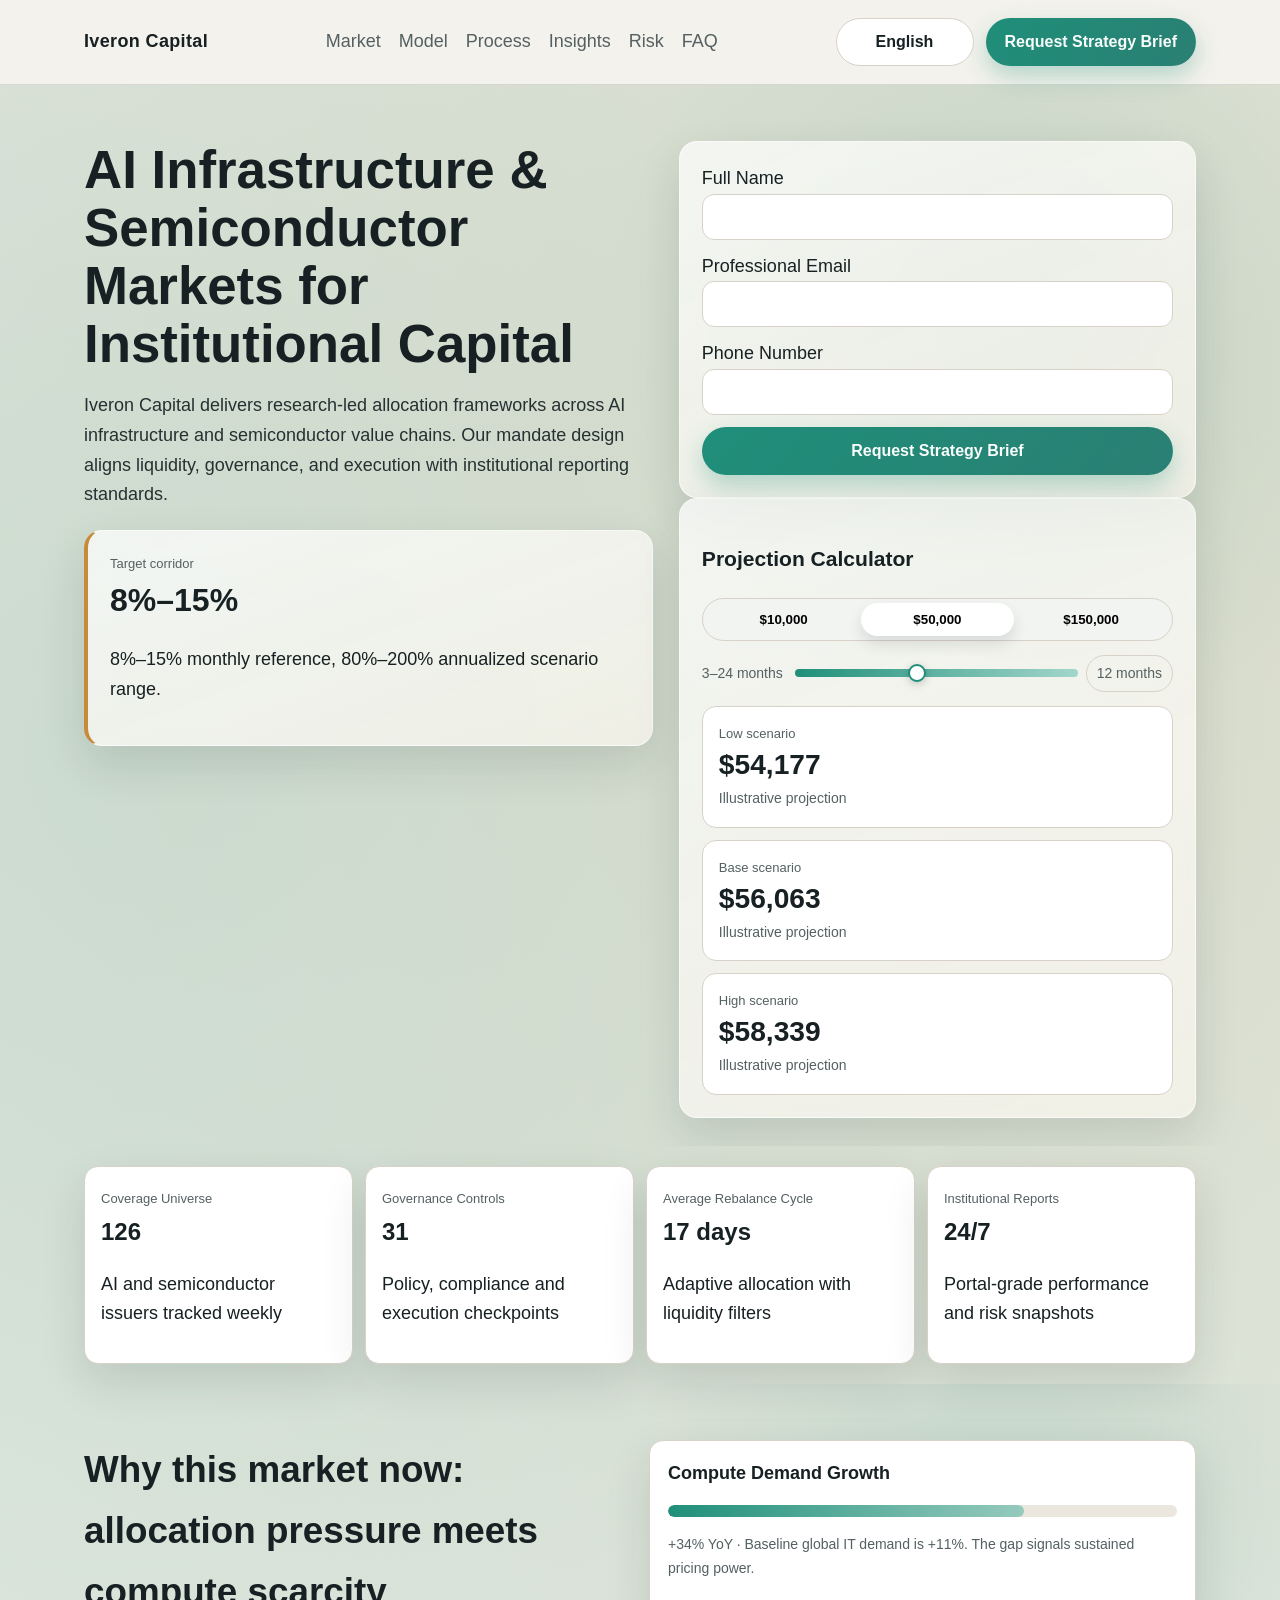
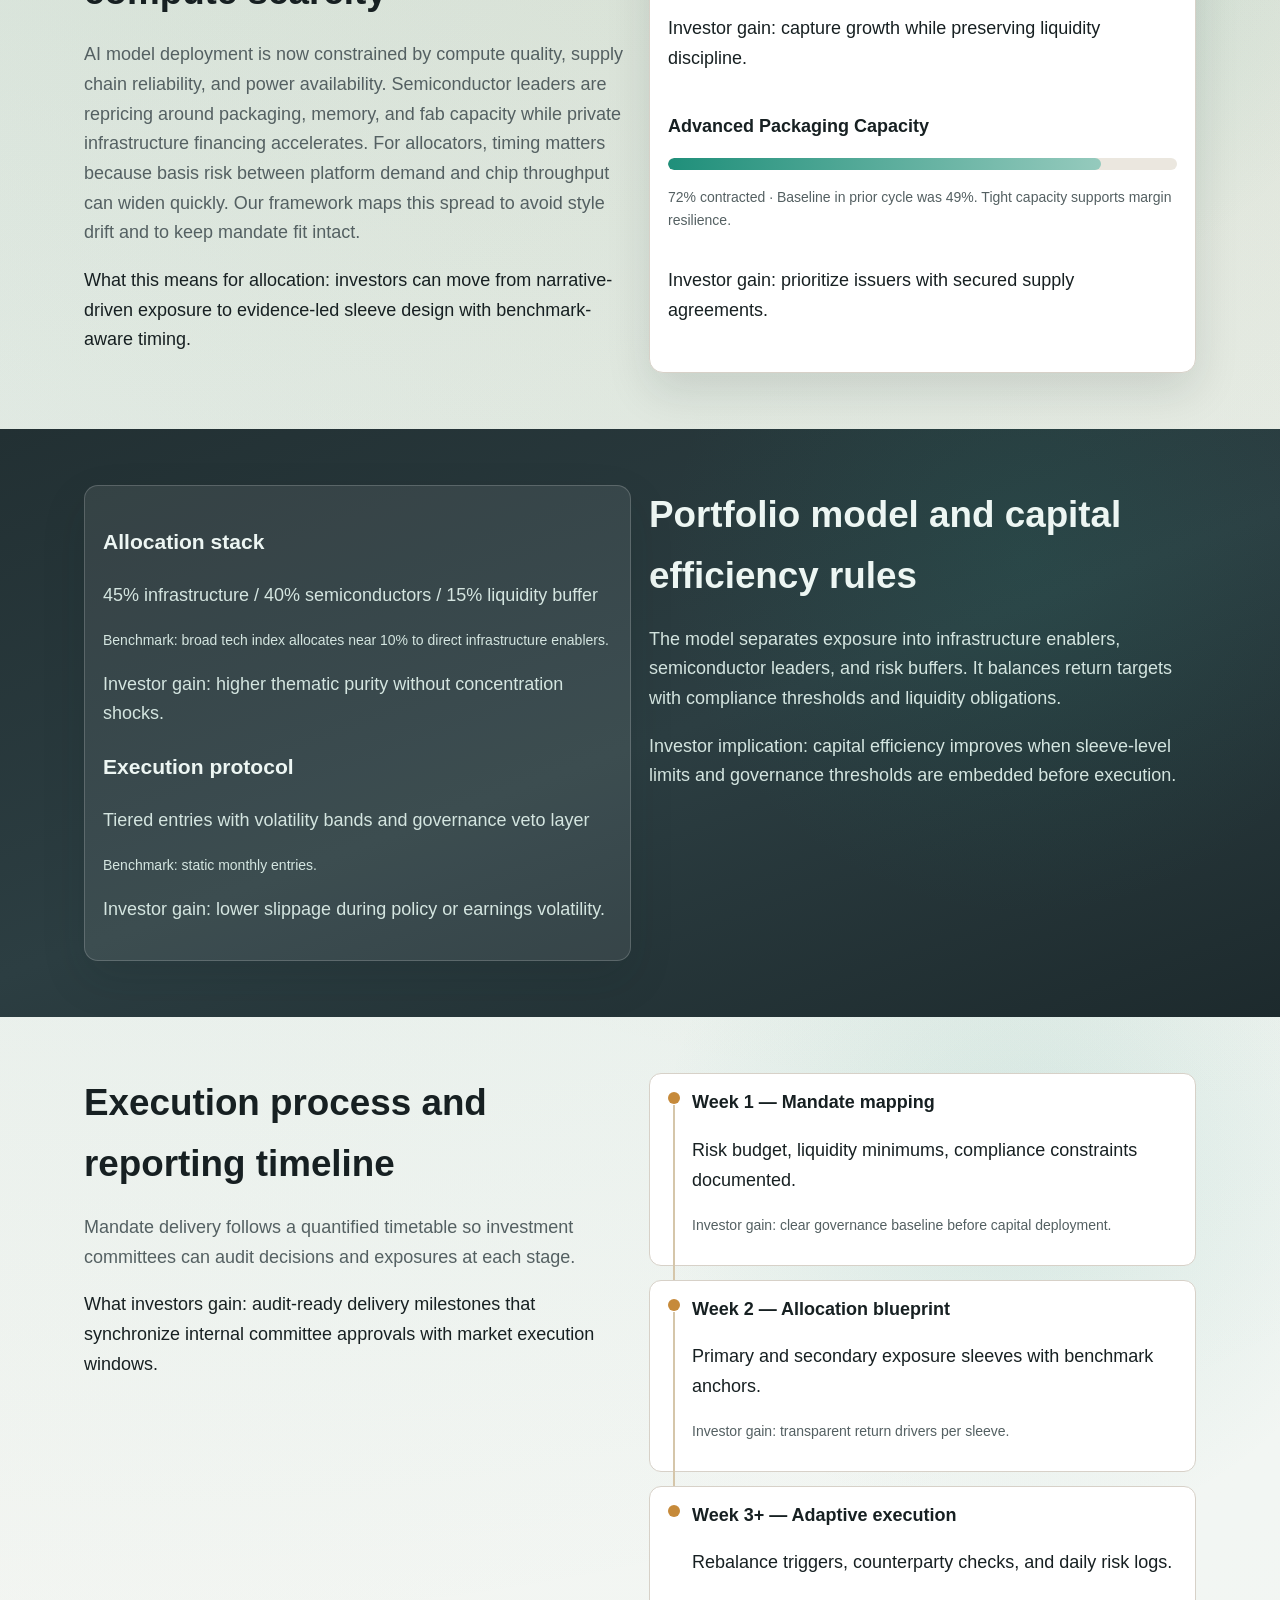
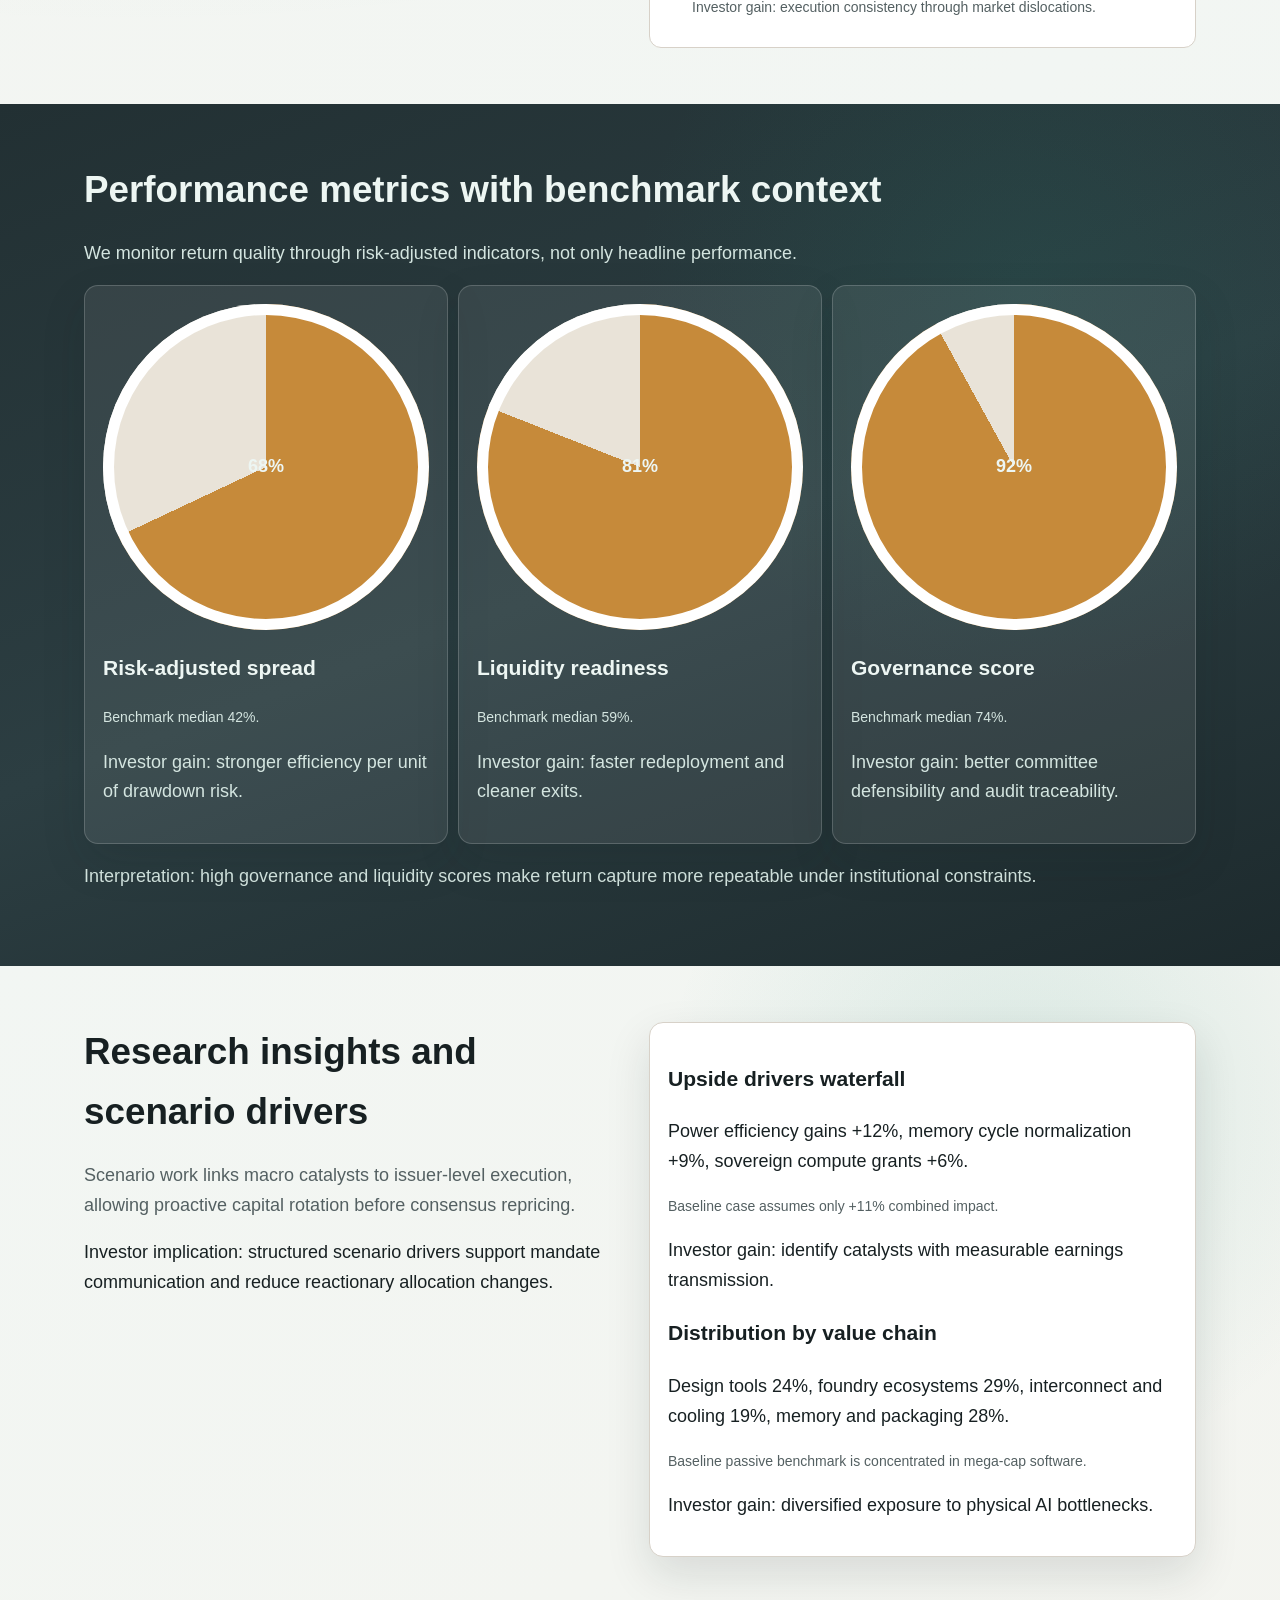
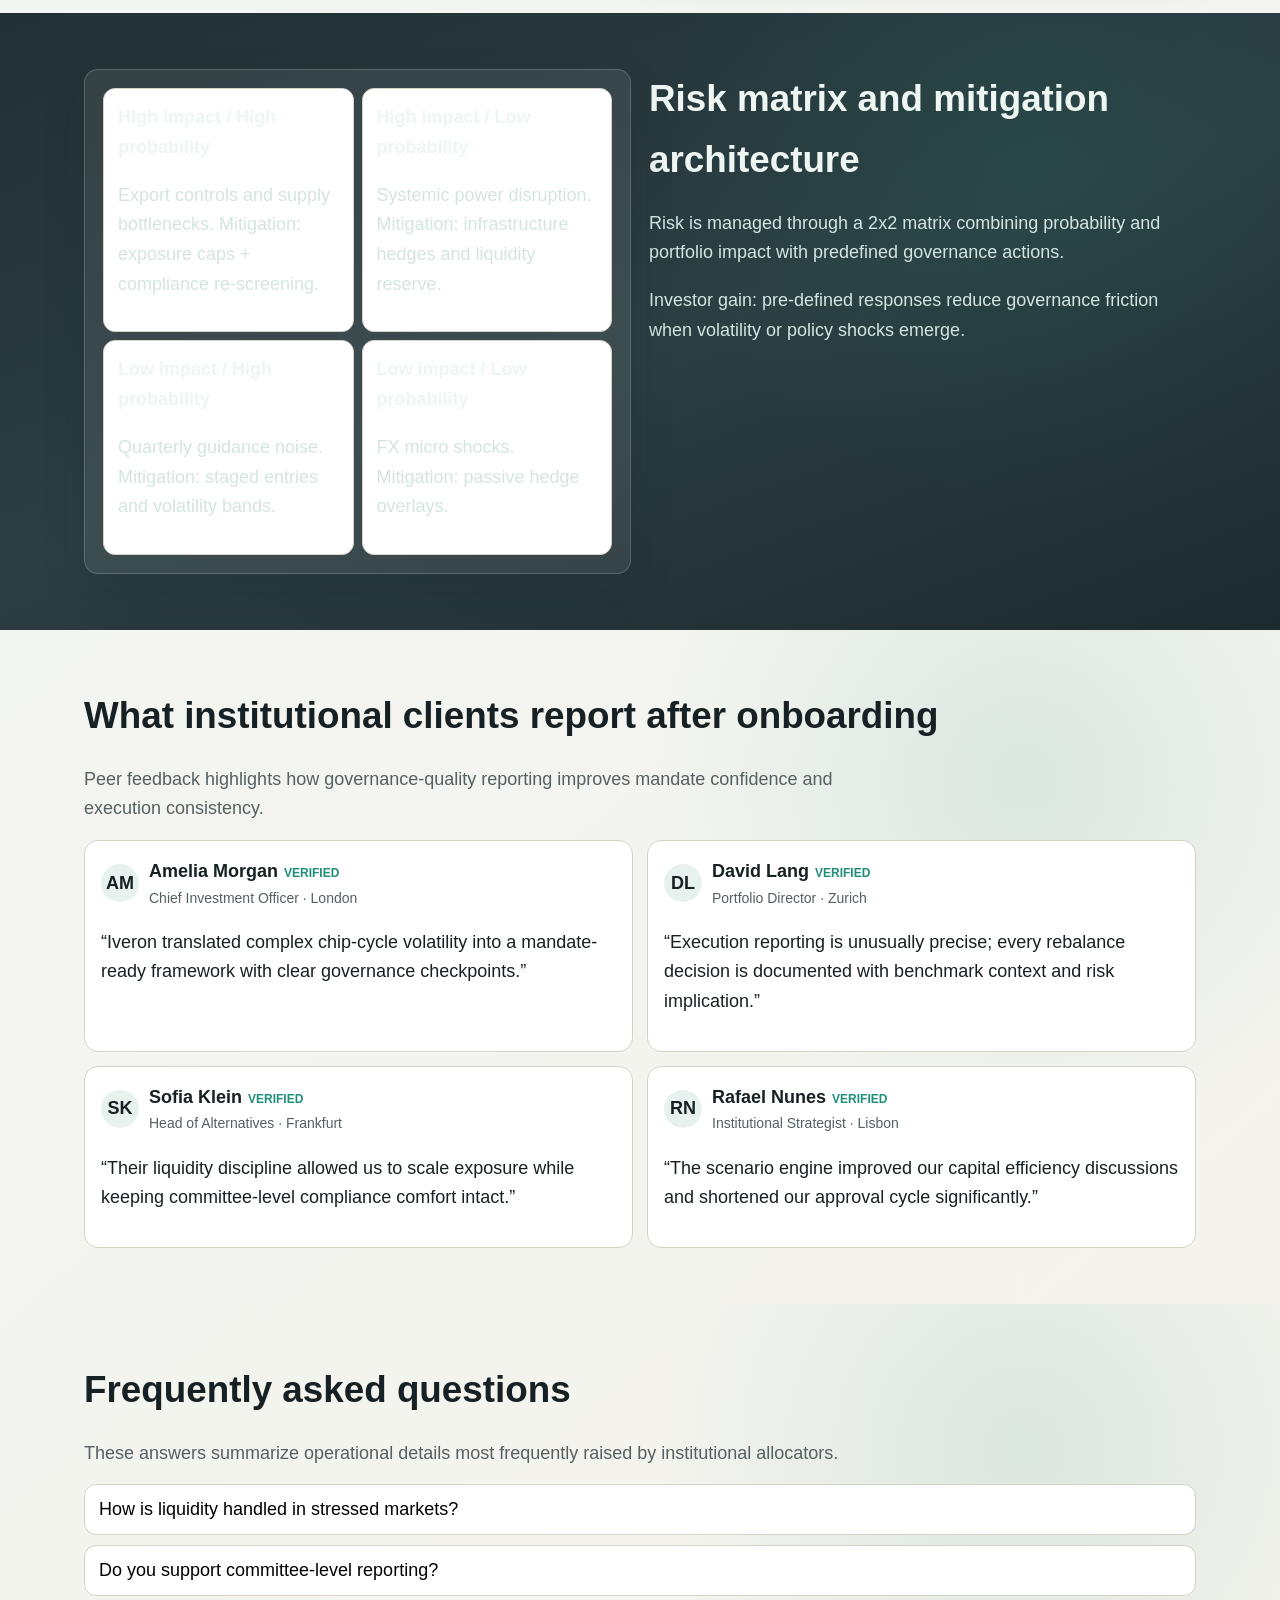
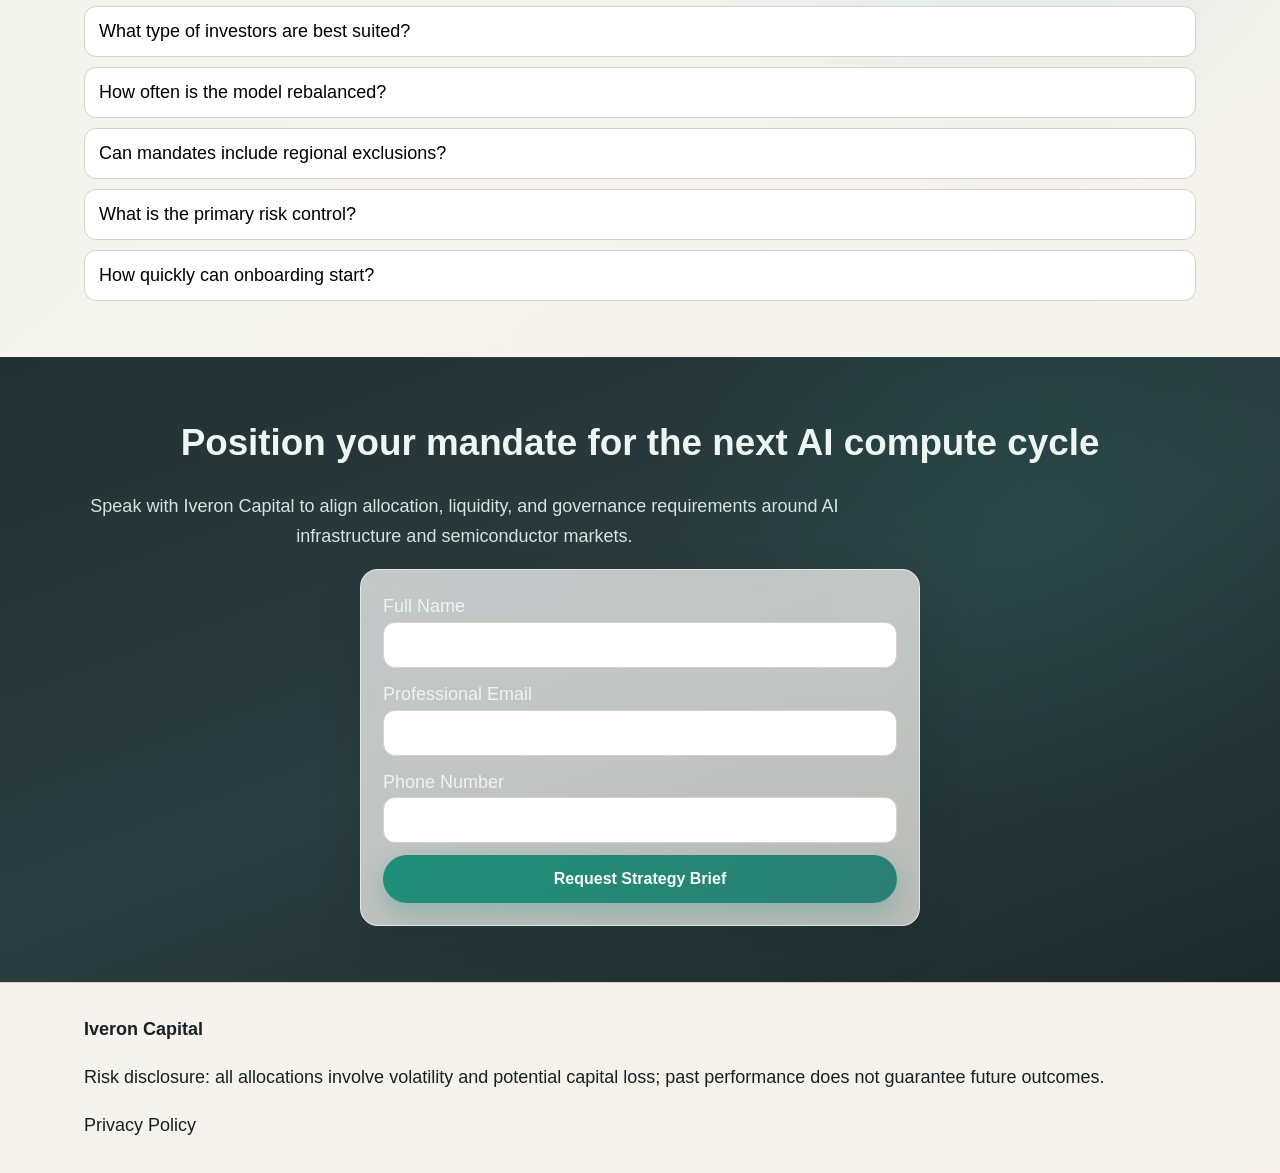
<file: index.html>
<!doctype html>
<html lang="en">
<head>
  <meta charset="utf-8" />
  <meta name="viewport" content="width=device-width, initial-scale=1" />
  <title>Iveron Capital | AI Infrastructure & Semiconductor Markets</title>
  <meta name="description" content="Institutional-grade AI infrastructure and semiconductor market intelligence with governance-first execution and investor reporting." />
  <link rel="canonical" href="https://iveroncapital.com/index.html" />
  <link rel="alternate" hreflang="en" href="https://iveroncapital.com/index.html" />
  <link rel="alternate" hreflang="de" href="https://iveroncapital.com/de/index.html" />
  <link rel="alternate" hreflang="fr" href="https://iveroncapital.com/fr/index.html" />
  <link rel="alternate" hreflang="es" href="https://iveroncapital.com/es/index.html" />
  <link rel="alternate" hreflang="it" href="https://iveroncapital.com/it/index.html" />
  <link rel="alternate" hreflang="tr" href="https://iveroncapital.com/tr/index.html" />
  <link rel="alternate" hreflang="pt" href="https://iveroncapital.com/pt/index.html" />
  <link rel="alternate" hreflang="ja" href="https://iveroncapital.com/jp/index.html" />
  <link rel="alternate" hreflang="sk" href="https://iveroncapital.com/sk/index.html" />
  <link rel="alternate" hreflang="en-BE" href="https://iveroncapital.com/be/index.html" />
  <meta property="og:title" content="Iveron Capital | AI Infrastructure & Semiconductor Markets" />
  <meta property="og:description" content="Institutional-grade AI infrastructure and semiconductor market intelligence with governance-first execution and investor reporting." />
  <meta property="og:type" content="website" />
  <meta property="og:url" content="https://iveroncapital.com/index.html" />
  <meta name="twitter:card" content="summary_large_image" />
  <meta name="twitter:title" content="Iveron Capital | AI Infrastructure & Semiconductor Markets" />
  <meta name="twitter:description" content="Institutional-grade AI infrastructure and semiconductor market intelligence with governance-first execution and investor reporting." />
  <link rel="stylesheet" href="assets/style.css" />
  <script type="application/ld+json">{"@context":"https://schema.org","@graph":[{"@type":"Organization","name":"Iveron Capital","url":"https://iveroncapital.com"},{"@type":"WebSite","name":"Iveron Capital","url":"https://iveroncapital.com"},{"@type":"FAQPage","mainEntity":[{"@type":"Question","name":"How is liquidity handled in stressed markets?","acceptedAnswer":{"@type":"Answer","text":"The model keeps a dedicated liquidity sleeve and trigger-based de-risking protocol, so redemption obligations and re-entry opportunities can be managed without forced selling."}}]},{"@type":"Review","author":{"@type":"Person","name":"Amelia Morgan"},"reviewBody":"Iveron translated complex chip-cycle volatility into a mandate-ready framework with clear governance checkpoints.","reviewRating":{"@type":"Rating","ratingValue":"5","bestRating":"5"}}]}</script>
</head>
<body>
<header class="site-header"><div class="container header-inner"><div class="brand">Iveron Capital</div><nav class="nav-links" aria-label="Primary"><a href="#s1">Market</a><a href="#s2">Model</a><a href="#s3">Process</a><a href="#s4">Insights</a><a href="#s5">Risk</a><a href="#s6">FAQ</a></nav><div class="header-actions"><div class="lang-menu"><button class="lang-toggle" aria-label="Language">English</button><div class="lang-dropdown" role="menu"><a href="index.html"><span class="flag"><svg viewBox="0 0 36 36"><rect width="36" height="36" fill="#012169"/><path d="M0 0l36 36M36 0L0 36" stroke="#fff" stroke-width="6"/><path d="M0 0l36 36M36 0L0 36" stroke="#c8102e" stroke-width="3"/><rect x="14" width="8" height="36" fill="#fff"/><rect y="14" width="36" height="8" fill="#fff"/><rect x="16" width="4" height="36" fill="#c8102e"/><rect y="16" width="36" height="4" fill="#c8102e"/></svg></span>English</a>
<a href="de/index.html"><span class="flag"><svg viewBox="0 0 3 2"><rect width="3" height="2" fill="#ffce00"/><rect width="3" height="1.33" y="0" fill="#dd0000"/><rect width="3" height="0.66" y="0" fill="#000"/></svg></span>Deutsch</a>
<a href="fr/index.html"><span class="flag"><svg viewBox="0 0 3 2"><rect width="1" height="2" fill="#0055a4"/><rect x="1" width="1" height="2" fill="#fff"/><rect x="2" width="1" height="2" fill="#ef4135"/></svg></span>Français</a>
<a href="es/index.html"><span class="flag"><svg viewBox="0 0 3 2"><rect width="3" height="2" fill="#aa151b"/><rect y="0.5" width="3" height="1" fill="#f1bf00"/></svg></span>Español</a>
<a href="it/index.html"><span class="flag"><svg viewBox="0 0 3 2"><rect width="1" height="2" fill="#009246"/><rect x="1" width="1" height="2" fill="#fff"/><rect x="2" width="1" height="2" fill="#ce2b37"/></svg></span>Italiano</a>
<a href="tr/index.html"><span class="flag"><svg viewBox="0 0 36 24"><rect width="36" height="24" fill="#e30a17"/><circle cx="14" cy="12" r="6" fill="#fff"/><circle cx="16" cy="12" r="5" fill="#e30a17"/><polygon points="22,12 18.5,10 18.5,14" fill="#fff"/></svg></span>Türkçe</a>
<a href="pt/index.html"><span class="flag"><svg viewBox="0 0 3 2"><rect width="3" height="2" fill="#ff0000"/><rect width="1.2" height="2" fill="#006600"/></svg></span>Português</a>
<a href="jp/index.html"><span class="flag"><svg viewBox="0 0 3 2"><rect width="3" height="2" fill="#fff"/><circle cx="1.5" cy="1" r="0.5" fill="#bc002d"/></svg></span>日本語</a>
<a href="sk/index.html"><span class="flag"><svg viewBox="0 0 3 2"><rect width="3" height="2" fill="#ee1c25"/><rect width="3" height="1.33" fill="#0b4ea2"/><rect width="3" height="0.66" fill="#fff"/></svg></span>Slovenčina</a>
<a href="be/index.html"><span class="flag"><svg viewBox="0 0 3 2"><rect width="1" height="2" fill="#000"/><rect x="1" width="1" height="2" fill="#ffd90c"/><rect x="2" width="1" height="2" fill="#ef3340"/></svg></span>Belgium</a></div></div><a class="btn btn-primary" href="#lead">Request Strategy Brief</a><button class="drawer-toggle" aria-label="Menu">☰</button></div></div></header>
<div class="mobile-drawer" aria-hidden="true"><div class="drawer-panel"><button class="btn drawer-close" aria-label="Close">✕</button><nav class="drawer-nav"><a href="#s1">Market</a><a href="#s2">Model</a><a href="#s3">Process</a><a href="#s4">Insights</a><a href="#s5">Risk</a><a href="#s6">FAQ</a></nav><div class="lang-menu"><button class="lang-toggle">English</button><div class="lang-dropdown open"><a href="index.html"><span class="flag"><svg viewBox="0 0 36 36"><rect width="36" height="36" fill="#012169"/><path d="M0 0l36 36M36 0L0 36" stroke="#fff" stroke-width="6"/><path d="M0 0l36 36M36 0L0 36" stroke="#c8102e" stroke-width="3"/><rect x="14" width="8" height="36" fill="#fff"/><rect y="14" width="36" height="8" fill="#fff"/><rect x="16" width="4" height="36" fill="#c8102e"/><rect y="16" width="36" height="4" fill="#c8102e"/></svg></span>English</a>
<a href="de/index.html"><span class="flag"><svg viewBox="0 0 3 2"><rect width="3" height="2" fill="#ffce00"/><rect width="3" height="1.33" y="0" fill="#dd0000"/><rect width="3" height="0.66" y="0" fill="#000"/></svg></span>Deutsch</a>
<a href="fr/index.html"><span class="flag"><svg viewBox="0 0 3 2"><rect width="1" height="2" fill="#0055a4"/><rect x="1" width="1" height="2" fill="#fff"/><rect x="2" width="1" height="2" fill="#ef4135"/></svg></span>Français</a>
<a href="es/index.html"><span class="flag"><svg viewBox="0 0 3 2"><rect width="3" height="2" fill="#aa151b"/><rect y="0.5" width="3" height="1" fill="#f1bf00"/></svg></span>Español</a>
<a href="it/index.html"><span class="flag"><svg viewBox="0 0 3 2"><rect width="1" height="2" fill="#009246"/><rect x="1" width="1" height="2" fill="#fff"/><rect x="2" width="1" height="2" fill="#ce2b37"/></svg></span>Italiano</a>
<a href="tr/index.html"><span class="flag"><svg viewBox="0 0 36 24"><rect width="36" height="24" fill="#e30a17"/><circle cx="14" cy="12" r="6" fill="#fff"/><circle cx="16" cy="12" r="5" fill="#e30a17"/><polygon points="22,12 18.5,10 18.5,14" fill="#fff"/></svg></span>Türkçe</a>
<a href="pt/index.html"><span class="flag"><svg viewBox="0 0 3 2"><rect width="3" height="2" fill="#ff0000"/><rect width="1.2" height="2" fill="#006600"/></svg></span>Português</a>
<a href="jp/index.html"><span class="flag"><svg viewBox="0 0 3 2"><rect width="3" height="2" fill="#fff"/><circle cx="1.5" cy="1" r="0.5" fill="#bc002d"/></svg></span>日本語</a>
<a href="sk/index.html"><span class="flag"><svg viewBox="0 0 3 2"><rect width="3" height="2" fill="#ee1c25"/><rect width="3" height="1.33" fill="#0b4ea2"/><rect width="3" height="0.66" fill="#fff"/></svg></span>Slovenčina</a>
<a href="be/index.html"><span class="flag"><svg viewBox="0 0 3 2"><rect width="1" height="2" fill="#000"/><rect x="1" width="1" height="2" fill="#ffd90c"/><rect x="2" width="1" height="2" fill="#ef3340"/></svg></span>Belgium</a></div></div><a class="btn btn-primary" href="#lead">Request Strategy Brief</a></div></div>

<main>
<section class="hero section-wrap"><div class="container hero-grid"><div><h1>AI Infrastructure & Semiconductor Markets for Institutional Capital</h1><p class="hero-intro">Iveron Capital delivers research-led allocation frameworks across AI infrastructure and semiconductor value chains. Our mandate design aligns liquidity, governance, and execution with institutional reporting standards.</p><article class="glass-panel target-card"><div class="result-label">Target corridor</div><div class="target-value">8%–15%</div><p>8%–15% monthly reference, 80%–200% annualized scenario range.</p></article></div><div><article class="glass-panel form-card" id="lead"><form><label>Full Name<input type="text" required /></label><label>Professional Email<input type="email" required /></label><label>Phone Number<input type="tel" required /></label><button class="btn btn-primary" type="submit">Request Strategy Brief</button></form></article><article class="glass-panel calc-card"><h3>Projection Calculator</h3><div class="calc-controls"><div class="segmented" aria-label="Amount selector"><button data-amount="10000">$10,000</button><button data-amount="50000" class="active">$50,000</button><button data-amount="150000">$150,000</button></div><div class="slider-row"><span class="range-label">3–24 months</span><input id="monthsRange" type="range" min="3" max="24" value="12" /><span class="month-pill">12 months</span></div></div><div class="calc-results"><div class="result-card"><div class="result-label">Low scenario</div><div class="result-value" data-result="low"></div><div class="benchmark">Illustrative projection</div></div><div class="result-card"><div class="result-label">Base scenario</div><div class="result-value" data-result="base"></div><div class="benchmark">Illustrative projection</div></div><div class="result-card"><div class="result-label">High scenario</div><div class="result-value" data-result="high"></div><div class="benchmark">Illustrative projection</div></div></div></article></div></div></section>

<section class="kpi-strip"><div class="container kpi-grid"><article class="kpi-card"><span class="result-label">Coverage Universe</span><strong>126</strong><p>AI and semiconductor issuers tracked weekly</p></article><article class="kpi-card"><span class="result-label">Governance Controls</span><strong>31</strong><p>Policy, compliance and execution checkpoints</p></article><article class="kpi-card"><span class="result-label">Average Rebalance Cycle</span><strong>17 days</strong><p>Adaptive allocation with liquidity filters</p></article><article class="kpi-card"><span class="result-label">Institutional Reports</span><strong>24/7</strong><p>Portal-grade performance and risk snapshots</p></article></div></section>

<section id="s1" class="section-wrap"><div class="container split"><div><h2>Why this market now: allocation pressure meets compute scarcity</h2><p class="section-lead">AI model deployment is now constrained by compute quality, supply chain reliability, and power availability. Semiconductor leaders are repricing around packaging, memory, and fab capacity while private infrastructure financing accelerates. For allocators, timing matters because basis risk between platform demand and chip throughput can widen quickly. Our framework maps this spread to avoid style drift and to keep mandate fit intact.</p><p>What this means for allocation: investors can move from narrative-driven exposure to evidence-led sleeve design with benchmark-aware timing.</p></div><div class="visual-card chart-bars"><div class="bar-row"><strong>Compute Demand Growth</strong><div class="bar-track"><div class="bar-fill" style="width:70%"></div></div><div class="benchmark">+34% YoY · Baseline global IT demand is +11%. The gap signals sustained pricing power.</div><p>Investor gain: capture growth while preserving liquidity discipline.</p></div><div class="bar-row"><strong>Advanced Packaging Capacity</strong><div class="bar-track"><div class="bar-fill" style="width:85%"></div></div><div class="benchmark">72% contracted · Baseline in prior cycle was 49%. Tight capacity supports margin resilience.</div><p>Investor gain: prioritize issuers with secured supply agreements.</p></div></div></div></section>

<section id="s2" class="alt-dark section-wrap"><div class="container split"><div class="visual-card"><h3>Allocation stack</h3><p>45% infrastructure / 40% semiconductors / 15% liquidity buffer</p><p class="benchmark">Benchmark: broad tech index allocates near 10% to direct infrastructure enablers.</p><p>Investor gain: higher thematic purity without concentration shocks.</p><h3>Execution protocol</h3><p>Tiered entries with volatility bands and governance veto layer</p><p class="benchmark">Benchmark: static monthly entries.</p><p>Investor gain: lower slippage during policy or earnings volatility.</p></div><div><h2>Portfolio model and capital efficiency rules</h2><p class="section-lead">The model separates exposure into infrastructure enablers, semiconductor leaders, and risk buffers. It balances return targets with compliance thresholds and liquidity obligations.</p><p>Investor implication: capital efficiency improves when sleeve-level limits and governance thresholds are embedded before execution.</p></div></div></section>

<section id="s3" class="section-wrap"><div class="container split"><div><h2>Execution process and reporting timeline</h2><p class="section-lead">Mandate delivery follows a quantified timetable so investment committees can audit decisions and exposures at each stage.</p><p>What investors gain: audit-ready delivery milestones that synchronize internal committee approvals with market execution windows.</p></div><div class="timeline"><article class="timeline-step"><strong>Week 1 — Mandate mapping</strong><p>Risk budget, liquidity minimums, compliance constraints documented.</p><p class="benchmark">Investor gain: clear governance baseline before capital deployment.</p></article><article class="timeline-step"><strong>Week 2 — Allocation blueprint</strong><p>Primary and secondary exposure sleeves with benchmark anchors.</p><p class="benchmark">Investor gain: transparent return drivers per sleeve.</p></article><article class="timeline-step"><strong>Week 3+ — Adaptive execution</strong><p>Rebalance triggers, counterparty checks, and daily risk logs.</p><p class="benchmark">Investor gain: execution consistency through market dislocations.</p></article></div></div></section>

<section id="s4" class="alt-dark section-wrap"><div class="container"><h2>Performance metrics with benchmark context</h2><p class="section-lead">We monitor return quality through risk-adjusted indicators, not only headline performance.</p><div class="ring-grid"><article class="visual-card"><div class="ring" style="--pct:68"><span>68%</span></div><h3>Risk-adjusted spread</h3><p class="benchmark">Benchmark median 42%.</p><p>Investor gain: stronger efficiency per unit of drawdown risk.</p></article><article class="visual-card"><div class="ring" style="--pct:81"><span>81%</span></div><h3>Liquidity readiness</h3><p class="benchmark">Benchmark median 59%.</p><p>Investor gain: faster redeployment and cleaner exits.</p></article><article class="visual-card"><div class="ring" style="--pct:92"><span>92%</span></div><h3>Governance score</h3><p class="benchmark">Benchmark median 74%.</p><p>Investor gain: better committee defensibility and audit traceability.</p></article></div><p>Interpretation: high governance and liquidity scores make return capture more repeatable under institutional constraints.</p></div></section>

<section id="s5" class="section-wrap"><div class="container split"><div><h2>Research insights and scenario drivers</h2><p class="section-lead">Scenario work links macro catalysts to issuer-level execution, allowing proactive capital rotation before consensus repricing.</p><p>Investor implication: structured scenario drivers support mandate communication and reduce reactionary allocation changes.</p></div><div class="visual-card"><h3>Upside drivers waterfall</h3><p>Power efficiency gains +12%, memory cycle normalization +9%, sovereign compute grants +6%.</p><p class="benchmark">Baseline case assumes only +11% combined impact.</p><p>Investor gain: identify catalysts with measurable earnings transmission.</p><h3>Distribution by value chain</h3><p>Design tools 24%, foundry ecosystems 29%, interconnect and cooling 19%, memory and packaging 28%.</p><p class="benchmark">Baseline passive benchmark is concentrated in mega-cap software.</p><p>Investor gain: diversified exposure to physical AI bottlenecks.</p></div></div></section>

<section id="s6" class="alt-dark section-wrap"><div class="container split"><div class="visual-card"><div class="matrix"><div><strong>High impact / High probability</strong><p>Export controls and supply bottlenecks. Mitigation: exposure caps + compliance re-screening.</p></div><div><strong>High impact / Low probability</strong><p>Systemic power disruption. Mitigation: infrastructure hedges and liquidity reserve.</p></div><div><strong>Low impact / High probability</strong><p>Quarterly guidance noise. Mitigation: staged entries and volatility bands.</p></div><div><strong>Low impact / Low probability</strong><p>FX micro shocks. Mitigation: passive hedge overlays.</p></div></div></div><div><h2>Risk matrix and mitigation architecture</h2><p class="section-lead">Risk is managed through a 2x2 matrix combining probability and portfolio impact with predefined governance actions.</p><p>Investor gain: pre-defined responses reduce governance friction when volatility or policy shocks emerge.</p></div></div></section>

<section id="s7" class="section-wrap"><div class="container"><h2>What institutional clients report after onboarding</h2><p class="section-lead">Peer feedback highlights how governance-quality reporting improves mandate confidence and execution consistency.</p><div class="reviews-grid"><article class="review-card"><div class="review-head"><div class="initials">AM</div><div><strong>Amelia Morgan</strong><span class="verified">VERIFIED</span><div class="benchmark">Chief Investment Officer · London</div></div></div><p>“Iveron translated complex chip-cycle volatility into a mandate-ready framework with clear governance checkpoints.”</p></article><article class="review-card"><div class="review-head"><div class="initials">DL</div><div><strong>David Lang</strong><span class="verified">VERIFIED</span><div class="benchmark">Portfolio Director · Zurich</div></div></div><p>“Execution reporting is unusually precise; every rebalance decision is documented with benchmark context and risk implication.”</p></article><article class="review-card"><div class="review-head"><div class="initials">SK</div><div><strong>Sofia Klein</strong><span class="verified">VERIFIED</span><div class="benchmark">Head of Alternatives · Frankfurt</div></div></div><p>“Their liquidity discipline allowed us to scale exposure while keeping committee-level compliance comfort intact.”</p></article><article class="review-card"><div class="review-head"><div class="initials">RN</div><div><strong>Rafael Nunes</strong><span class="verified">VERIFIED</span><div class="benchmark">Institutional Strategist · Lisbon</div></div></div><p>“The scenario engine improved our capital efficiency discussions and shortened our approval cycle significantly.”</p></article></div></div></section>

<section id="s8" class="section-wrap"><div class="container"><h2>Frequently asked questions</h2><p class="section-lead">These answers summarize operational details most frequently raised by institutional allocators.</p><div class="faq-list"><article class="faq-item"><button class="faq-q">How is liquidity handled in stressed markets?</button><div class="faq-answer">The model keeps a dedicated liquidity sleeve and trigger-based de-risking protocol, so redemption obligations and re-entry opportunities can be managed without forced selling.</div></article><article class="faq-item"><button class="faq-q">Do you support committee-level reporting?</button><div class="faq-answer">Yes. We provide periodic and on-demand reporting covering allocation changes, benchmark deltas, governance logs, and risk-adjusted outcomes.</div></article><article class="faq-item"><button class="faq-q">What type of investors are best suited?</button><div class="faq-answer">Family offices, pension committees, and institutional allocators seeking thematic exposure with formal governance and compliance structure.</div></article><article class="faq-item"><button class="faq-q">How often is the model rebalanced?</button><div class="faq-answer">Typically every 17 days, with event-driven overrides when volatility, regulation, or earnings regimes shift materially.</div></article><article class="faq-item"><button class="faq-q">Can mandates include regional exclusions?</button><div class="faq-answer">Yes. Geographic and policy exclusions are integrated in pre-trade screening and monitored continuously.</div></article><article class="faq-item"><button class="faq-q">What is the primary risk control?</button><div class="faq-answer">Position and sleeve limits linked to a probability-impact matrix plus execution veto checks.</div></article><article class="faq-item"><button class="faq-q">How quickly can onboarding start?</button><div class="faq-answer">A mandate discovery call can be arranged immediately, and implementation planning usually starts within one business week.</div></article></div></div></section>

<section class="final-cta alt-dark section-wrap"><div class="container"><h2>Position your mandate for the next AI compute cycle</h2><p class="section-lead">Speak with Iveron Capital to align allocation, liquidity, and governance requirements around AI infrastructure and semiconductor markets.</p><article class="glass-panel form-card"><form><label>Full Name<input type="text" required /></label><label>Professional Email<input type="email" required /></label><label>Phone Number<input type="tel" required /></label><button class="btn btn-primary" type="submit">Request Strategy Brief</button></form></article></div></section>
</main>

<footer><div class="container"><strong>Iveron Capital</strong><p>Risk disclosure: all allocations involve volatility and potential capital loss; past performance does not guarantee future outcomes.</p><a href="#" data-open-modal>Privacy Policy</a></div></footer>

<div class="modal" id="privacyModal" aria-hidden="true"><div class="modal-box"><div class="modal-head"><button class="btn" data-close-modal aria-label="Close">✕</button></div><div class="modal-content"><h3>Introduction</h3><p>This policy explains how Iveron Capital processes personal data for investor communications and mandate qualification.</p><h3>Data collection</h3><p>We collect name, professional email, phone number, and interaction metadata from submitted forms.</p><h3>Legal basis</h3><p>Processing relies on legitimate interest, contractual necessity during onboarding, and consent where required by law.</p><h3>Cookies</h3><p>Essential and analytical cookies are used to maintain session integrity and evaluate website performance.</p><h3>Retention</h3><p>Lead data is retained for mandate evaluation periods and archived according to compliance schedules.</p><h3>Third-party sharing</h3><p>Data may be shared with regulated service providers for CRM, analytics, and secure communications under contractual safeguards.</p><h3>Security</h3><p>We apply encryption, access controls, and monitoring procedures designed for institutional data handling.</p><h3>User rights</h3><p>Users can request access, correction, deletion, restriction, portability, or objection as permitted by applicable law.</p><h3>International transfers</h3><p>Cross-border transfers rely on appropriate safeguards including standard contractual clauses.</p><h3>Industry risk disclosure</h3><p>Market commentary is illustrative and does not eliminate capital risk, liquidity risk, or policy risk.</p><h3>Contact</h3><p>For privacy requests, contact privacy@iveroncapital.com.</p></div><div class="modal-foot"><button class="btn" data-close-modal>Close</button></div></div></div>

<script defer src="assets/app.js"></script>
</body>
</html>
</file>
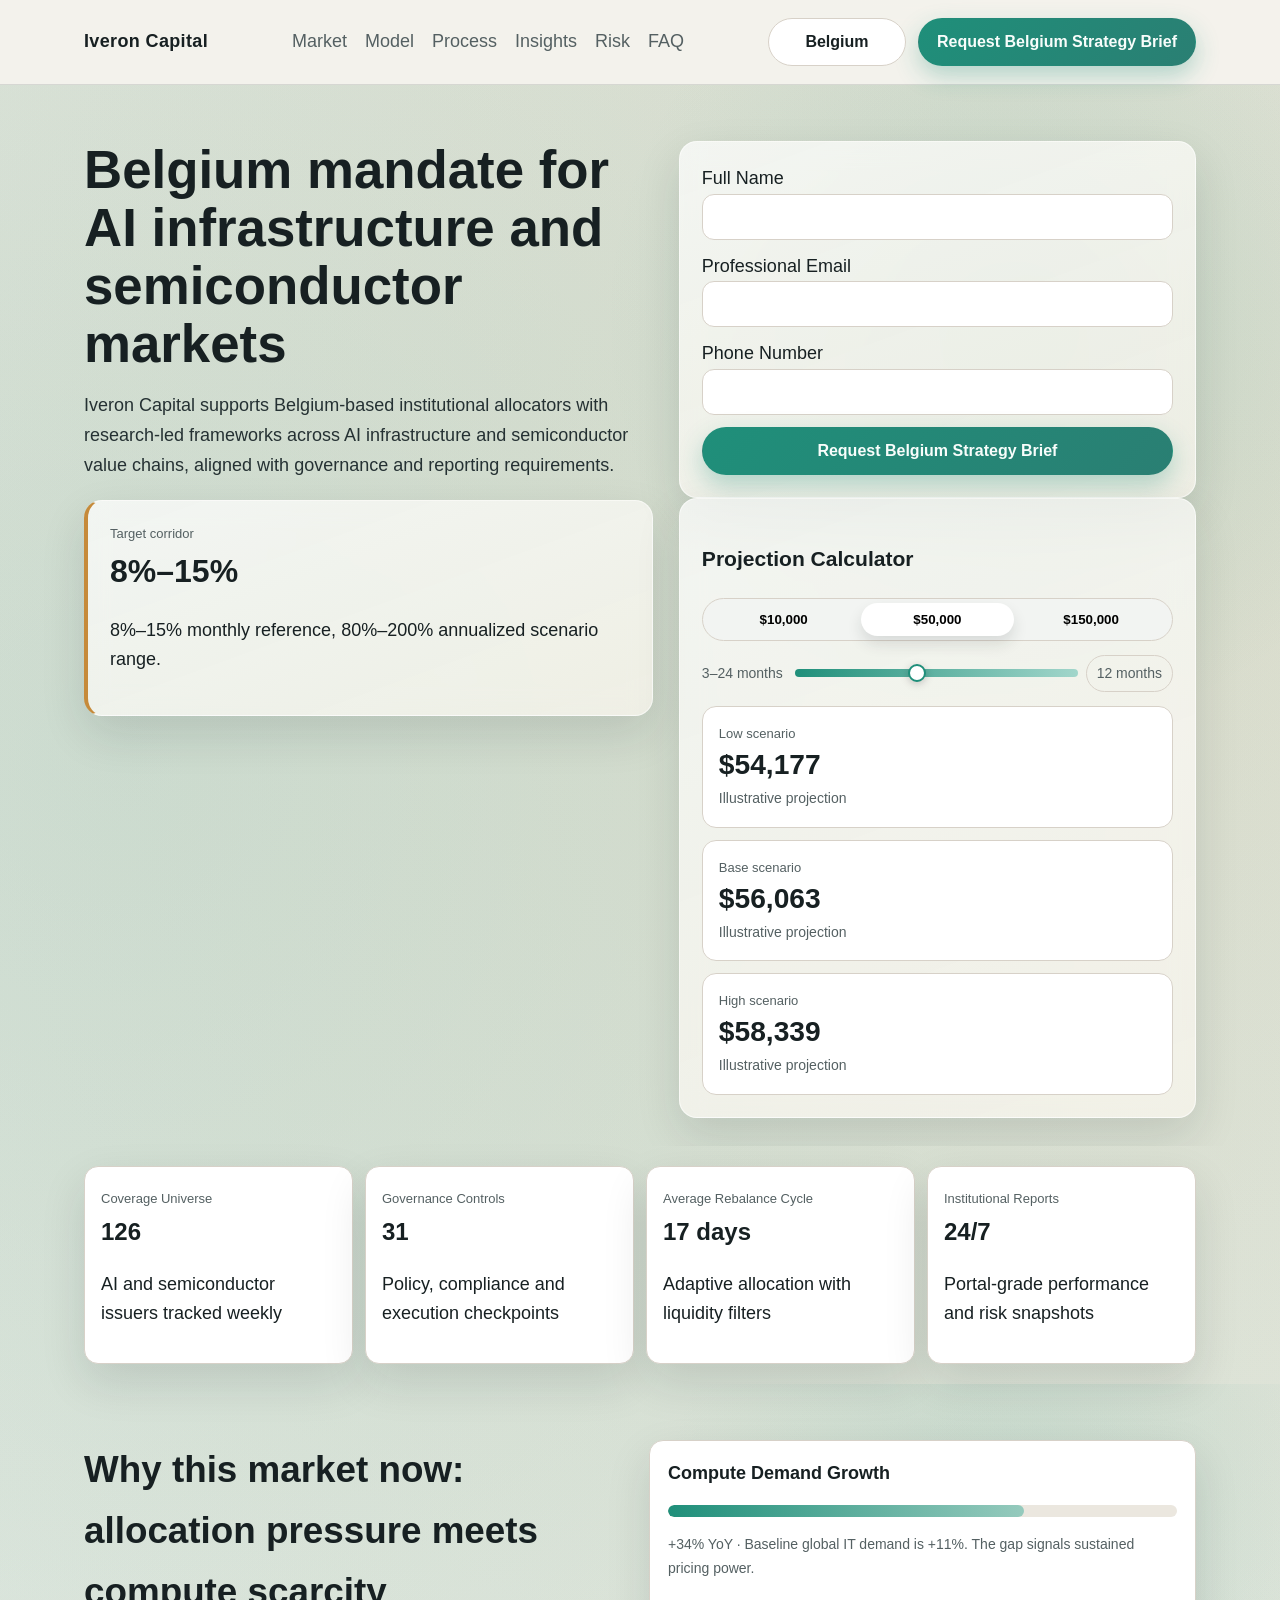
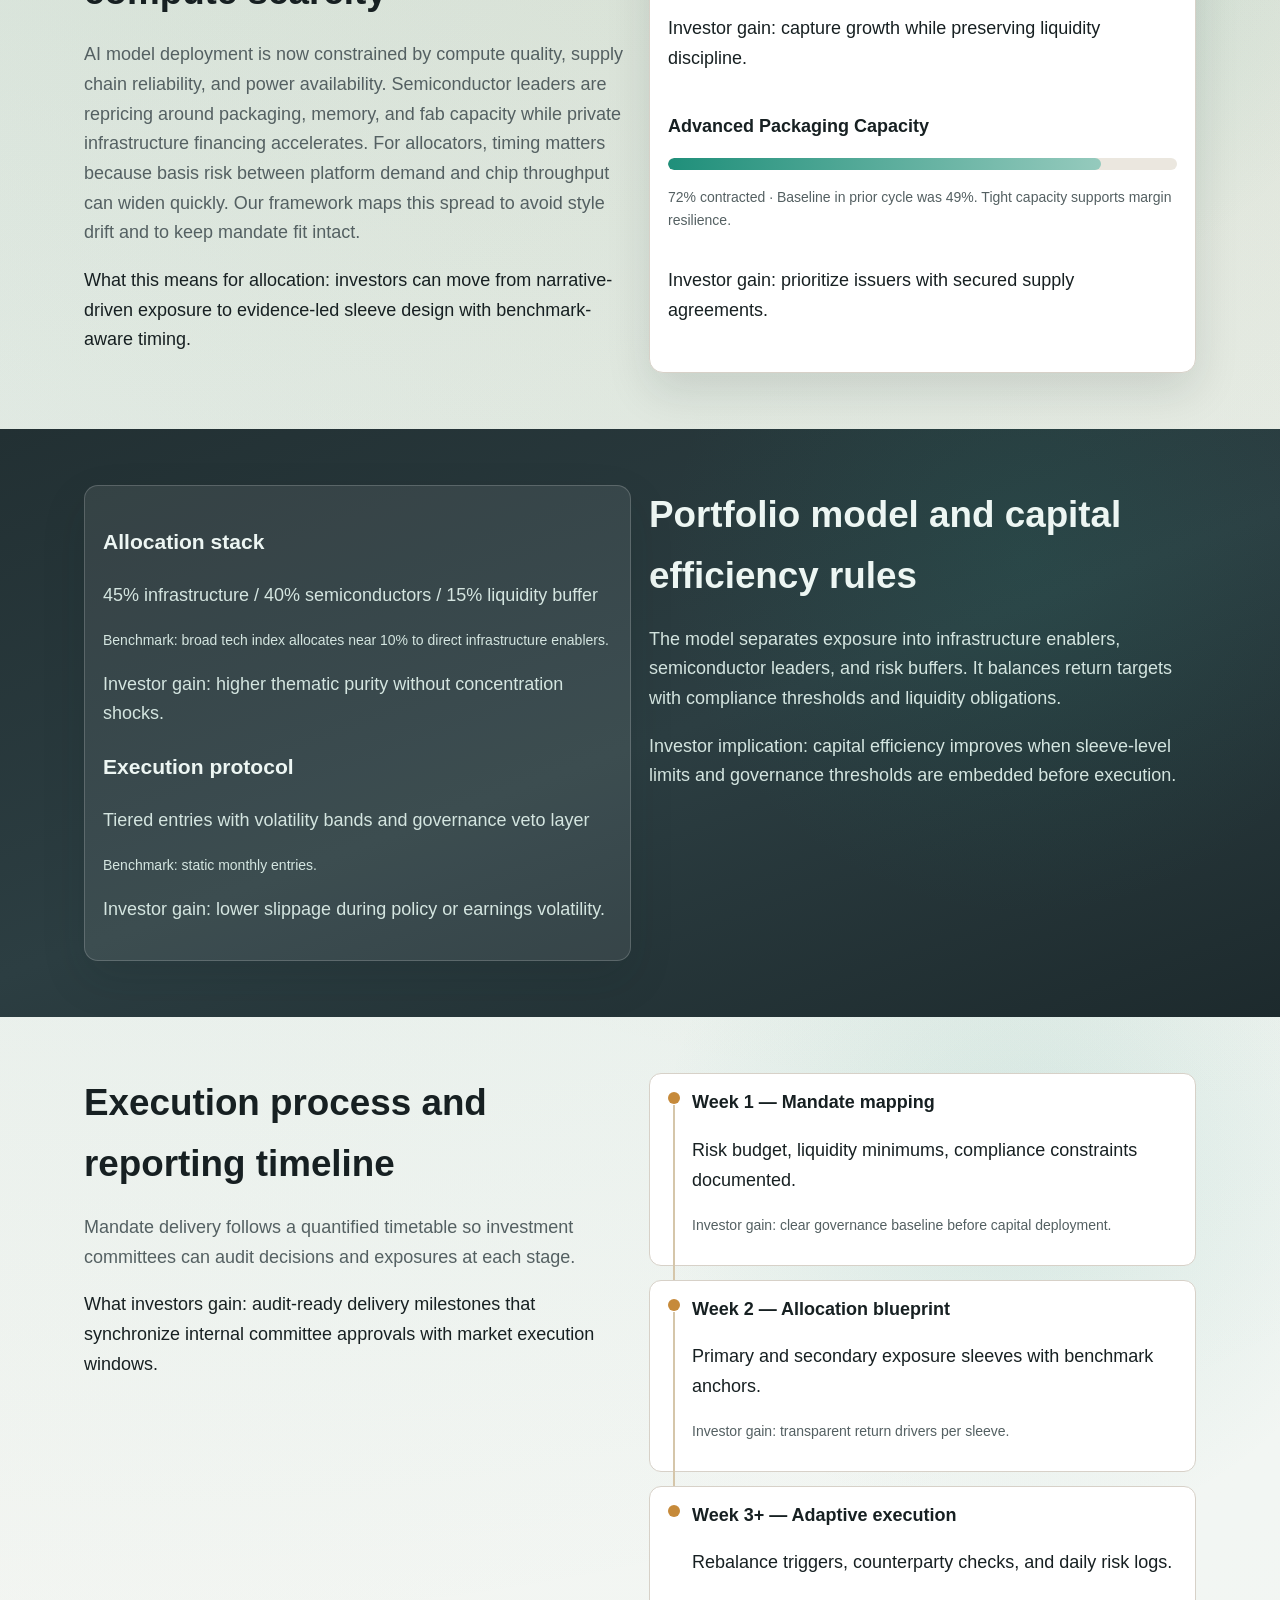
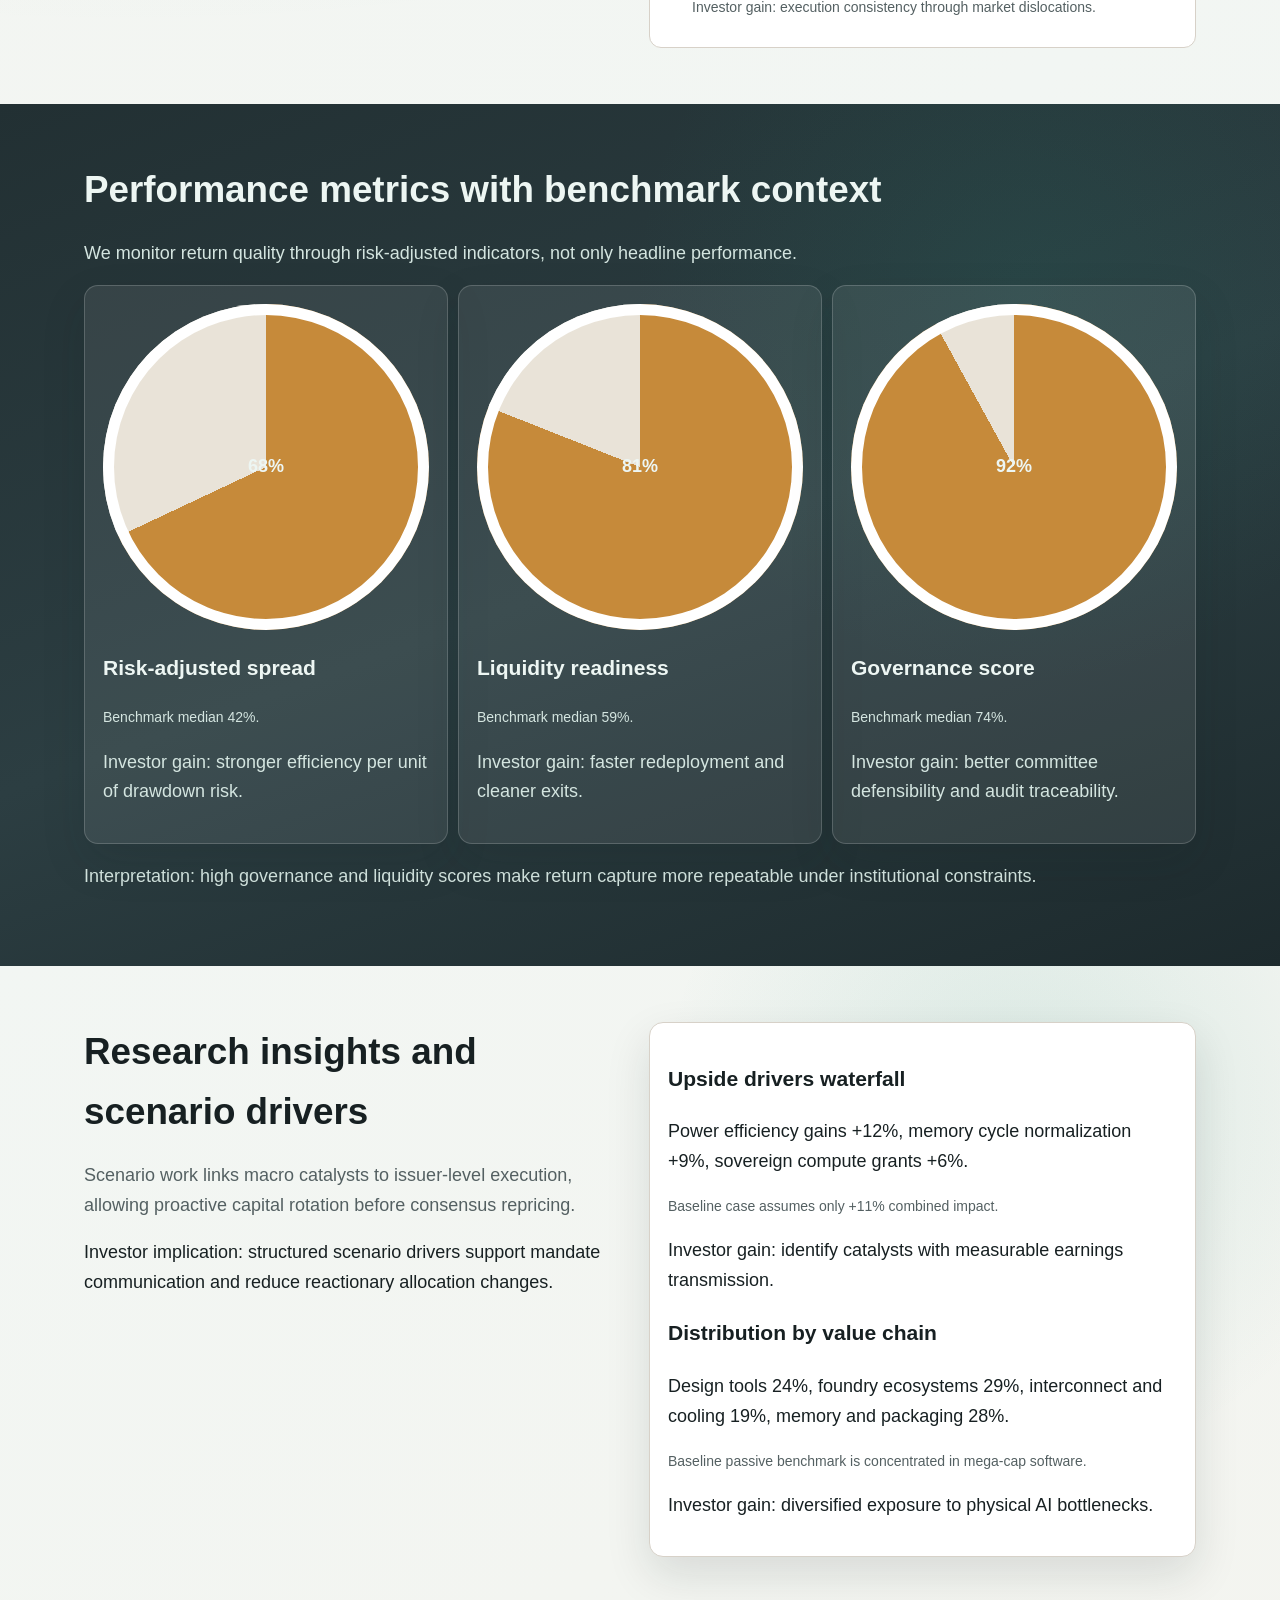
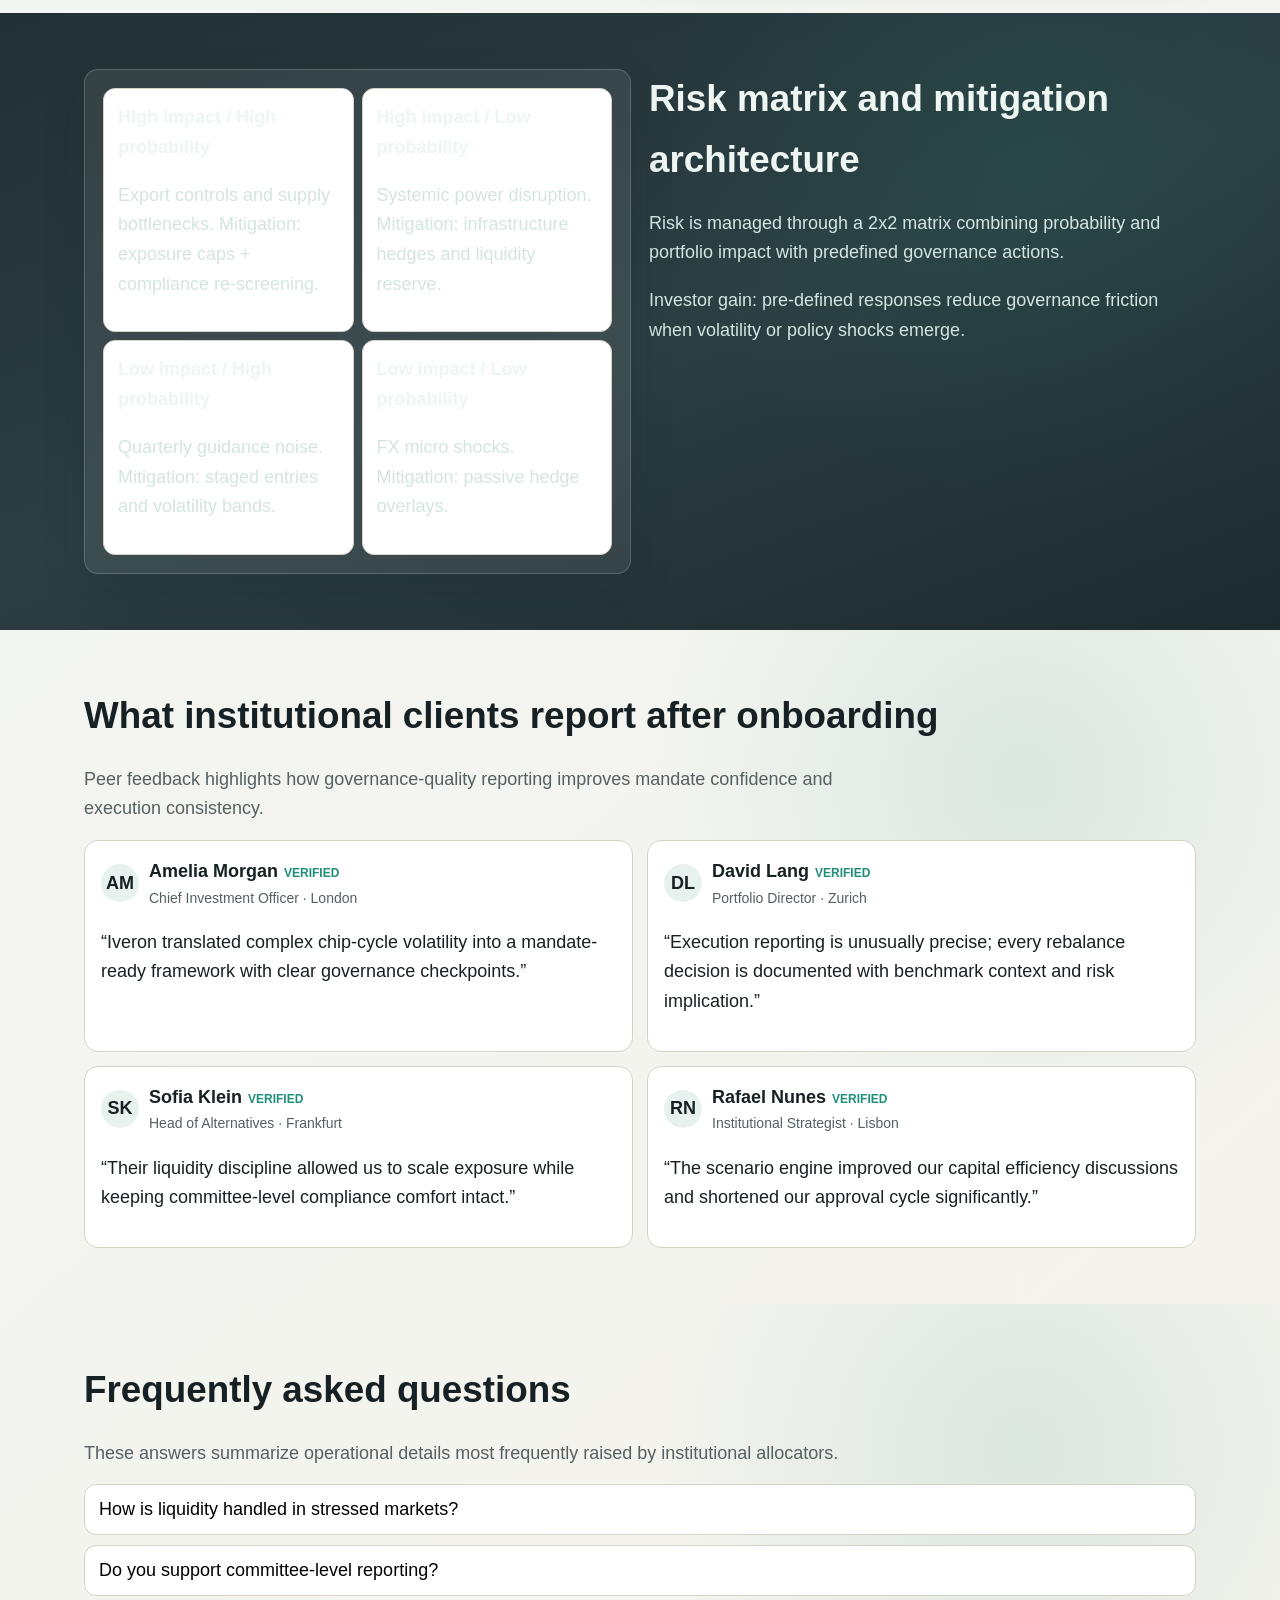
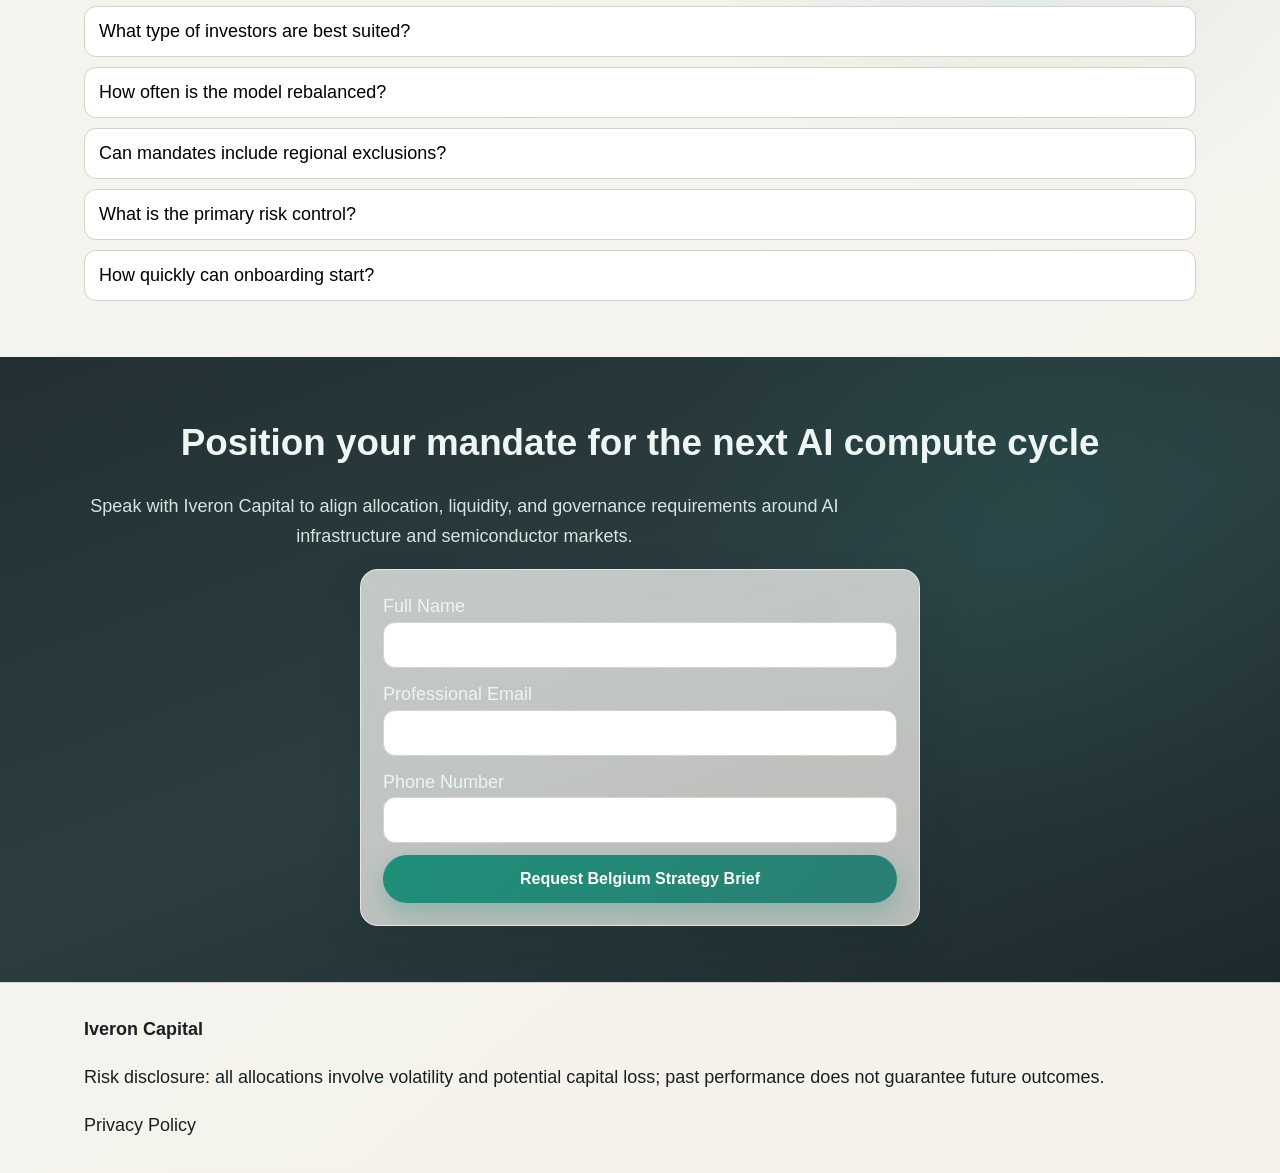
<file: be/index.html>
<!doctype html>
<html lang="en-BE">
<head>
  <meta charset="utf-8" />
  <meta name="viewport" content="width=device-width, initial-scale=1" />
  <title>Iveron Capital | Belgium AI Infrastructure & Semiconductor Strategy</title>
  <meta name="description" content="Belgium-focused institutional intelligence for AI infrastructure and semiconductor allocation." />
  <link rel="canonical" href="https://iveroncapital.com/be/index.html" />
  <link rel="alternate" hreflang="en" href="https://iveroncapital.com/index.html" />
  <link rel="alternate" hreflang="de" href="https://iveroncapital.com/de/index.html" />
  <link rel="alternate" hreflang="fr" href="https://iveroncapital.com/fr/index.html" />
  <link rel="alternate" hreflang="es" href="https://iveroncapital.com/es/index.html" />
  <link rel="alternate" hreflang="it" href="https://iveroncapital.com/it/index.html" />
  <link rel="alternate" hreflang="tr" href="https://iveroncapital.com/tr/index.html" />
  <link rel="alternate" hreflang="pt" href="https://iveroncapital.com/pt/index.html" />
  <link rel="alternate" hreflang="ja" href="https://iveroncapital.com/jp/index.html" />
  <link rel="alternate" hreflang="sk" href="https://iveroncapital.com/sk/index.html" />
  <link rel="alternate" hreflang="en-BE" href="https://iveroncapital.com/be/index.html" />
  <meta property="og:title" content="Iveron Capital | Belgium AI Infrastructure & Semiconductor Strategy" />
  <meta property="og:description" content="Belgium-focused institutional intelligence for AI infrastructure and semiconductor allocation." />
  <meta property="og:type" content="website" />
  <meta property="og:url" content="https://iveroncapital.com/be/index.html" />
  <meta name="twitter:card" content="summary_large_image" />
  <meta name="twitter:title" content="Iveron Capital | Belgium AI Infrastructure & Semiconductor Strategy" />
  <meta name="twitter:description" content="Belgium-focused institutional intelligence for AI infrastructure and semiconductor allocation." />
  <link rel="stylesheet" href="../assets/style.css" />
  <script type="application/ld+json">{"@context":"https://schema.org","@graph":[{"@type":"Organization","name":"Iveron Capital","url":"https://iveroncapital.com"},{"@type":"WebSite","name":"Iveron Capital","url":"https://iveroncapital.com"},{"@type":"FAQPage","mainEntity":[{"@type":"Question","name":"How is liquidity handled in stressed markets?","acceptedAnswer":{"@type":"Answer","text":"The model keeps a dedicated liquidity sleeve and trigger-based de-risking protocol, so redemption obligations and re-entry opportunities can be managed without forced selling."}}]},{"@type":"Review","author":{"@type":"Person","name":"Amelia Morgan"},"reviewBody":"Iveron translated complex chip-cycle volatility into a mandate-ready framework with clear governance checkpoints.","reviewRating":{"@type":"Rating","ratingValue":"5","bestRating":"5"}}]}</script>
</head>
<body>
<header class="site-header"><div class="container header-inner"><div class="brand">Iveron Capital</div><nav class="nav-links" aria-label="Primary"><a href="#s1">Market</a><a href="#s2">Model</a><a href="#s3">Process</a><a href="#s4">Insights</a><a href="#s5">Risk</a><a href="#s6">FAQ</a></nav><div class="header-actions"><div class="lang-menu"><button class="lang-toggle" aria-label="Language">Belgium</button><div class="lang-dropdown" role="menu"><a href="../index.html"><span class="flag"><svg viewBox="0 0 36 36"><rect width="36" height="36" fill="#012169"/><path d="M0 0l36 36M36 0L0 36" stroke="#fff" stroke-width="6"/><path d="M0 0l36 36M36 0L0 36" stroke="#c8102e" stroke-width="3"/><rect x="14" width="8" height="36" fill="#fff"/><rect y="14" width="36" height="8" fill="#fff"/><rect x="16" width="4" height="36" fill="#c8102e"/><rect y="16" width="36" height="4" fill="#c8102e"/></svg></span>English</a>
<a href="../de/index.html"><span class="flag"><svg viewBox="0 0 3 2"><rect width="3" height="2" fill="#ffce00"/><rect width="3" height="1.33" y="0" fill="#dd0000"/><rect width="3" height="0.66" y="0" fill="#000"/></svg></span>Deutsch</a>
<a href="../fr/index.html"><span class="flag"><svg viewBox="0 0 3 2"><rect width="1" height="2" fill="#0055a4"/><rect x="1" width="1" height="2" fill="#fff"/><rect x="2" width="1" height="2" fill="#ef4135"/></svg></span>Français</a>
<a href="../es/index.html"><span class="flag"><svg viewBox="0 0 3 2"><rect width="3" height="2" fill="#aa151b"/><rect y="0.5" width="3" height="1" fill="#f1bf00"/></svg></span>Español</a>
<a href="../it/index.html"><span class="flag"><svg viewBox="0 0 3 2"><rect width="1" height="2" fill="#009246"/><rect x="1" width="1" height="2" fill="#fff"/><rect x="2" width="1" height="2" fill="#ce2b37"/></svg></span>Italiano</a>
<a href="../tr/index.html"><span class="flag"><svg viewBox="0 0 36 24"><rect width="36" height="24" fill="#e30a17"/><circle cx="14" cy="12" r="6" fill="#fff"/><circle cx="16" cy="12" r="5" fill="#e30a17"/><polygon points="22,12 18.5,10 18.5,14" fill="#fff"/></svg></span>Türkçe</a>
<a href="../pt/index.html"><span class="flag"><svg viewBox="0 0 3 2"><rect width="3" height="2" fill="#ff0000"/><rect width="1.2" height="2" fill="#006600"/></svg></span>Português</a>
<a href="../jp/index.html"><span class="flag"><svg viewBox="0 0 3 2"><rect width="3" height="2" fill="#fff"/><circle cx="1.5" cy="1" r="0.5" fill="#bc002d"/></svg></span>日本語</a>
<a href="../sk/index.html"><span class="flag"><svg viewBox="0 0 3 2"><rect width="3" height="2" fill="#ee1c25"/><rect width="3" height="1.33" fill="#0b4ea2"/><rect width="3" height="0.66" fill="#fff"/></svg></span>Slovenčina</a>
<a href="../be/index.html"><span class="flag"><svg viewBox="0 0 3 2"><rect width="1" height="2" fill="#000"/><rect x="1" width="1" height="2" fill="#ffd90c"/><rect x="2" width="1" height="2" fill="#ef3340"/></svg></span>Belgium</a></div></div><a class="btn btn-primary" href="#lead">Request Belgium Strategy Brief</a><button class="drawer-toggle" aria-label="Menu">☰</button></div></div></header>
<div class="mobile-drawer" aria-hidden="true"><div class="drawer-panel"><button class="btn drawer-close" aria-label="Close">✕</button><nav class="drawer-nav"><a href="#s1">Market</a><a href="#s2">Model</a><a href="#s3">Process</a><a href="#s4">Insights</a><a href="#s5">Risk</a><a href="#s6">FAQ</a></nav><div class="lang-menu"><button class="lang-toggle">Belgium</button><div class="lang-dropdown open"><a href="../index.html"><span class="flag"><svg viewBox="0 0 36 36"><rect width="36" height="36" fill="#012169"/><path d="M0 0l36 36M36 0L0 36" stroke="#fff" stroke-width="6"/><path d="M0 0l36 36M36 0L0 36" stroke="#c8102e" stroke-width="3"/><rect x="14" width="8" height="36" fill="#fff"/><rect y="14" width="36" height="8" fill="#fff"/><rect x="16" width="4" height="36" fill="#c8102e"/><rect y="16" width="36" height="4" fill="#c8102e"/></svg></span>English</a>
<a href="../de/index.html"><span class="flag"><svg viewBox="0 0 3 2"><rect width="3" height="2" fill="#ffce00"/><rect width="3" height="1.33" y="0" fill="#dd0000"/><rect width="3" height="0.66" y="0" fill="#000"/></svg></span>Deutsch</a>
<a href="../fr/index.html"><span class="flag"><svg viewBox="0 0 3 2"><rect width="1" height="2" fill="#0055a4"/><rect x="1" width="1" height="2" fill="#fff"/><rect x="2" width="1" height="2" fill="#ef4135"/></svg></span>Français</a>
<a href="../es/index.html"><span class="flag"><svg viewBox="0 0 3 2"><rect width="3" height="2" fill="#aa151b"/><rect y="0.5" width="3" height="1" fill="#f1bf00"/></svg></span>Español</a>
<a href="../it/index.html"><span class="flag"><svg viewBox="0 0 3 2"><rect width="1" height="2" fill="#009246"/><rect x="1" width="1" height="2" fill="#fff"/><rect x="2" width="1" height="2" fill="#ce2b37"/></svg></span>Italiano</a>
<a href="../tr/index.html"><span class="flag"><svg viewBox="0 0 36 24"><rect width="36" height="24" fill="#e30a17"/><circle cx="14" cy="12" r="6" fill="#fff"/><circle cx="16" cy="12" r="5" fill="#e30a17"/><polygon points="22,12 18.5,10 18.5,14" fill="#fff"/></svg></span>Türkçe</a>
<a href="../pt/index.html"><span class="flag"><svg viewBox="0 0 3 2"><rect width="3" height="2" fill="#ff0000"/><rect width="1.2" height="2" fill="#006600"/></svg></span>Português</a>
<a href="../jp/index.html"><span class="flag"><svg viewBox="0 0 3 2"><rect width="3" height="2" fill="#fff"/><circle cx="1.5" cy="1" r="0.5" fill="#bc002d"/></svg></span>日本語</a>
<a href="../sk/index.html"><span class="flag"><svg viewBox="0 0 3 2"><rect width="3" height="2" fill="#ee1c25"/><rect width="3" height="1.33" fill="#0b4ea2"/><rect width="3" height="0.66" fill="#fff"/></svg></span>Slovenčina</a>
<a href="../be/index.html"><span class="flag"><svg viewBox="0 0 3 2"><rect width="1" height="2" fill="#000"/><rect x="1" width="1" height="2" fill="#ffd90c"/><rect x="2" width="1" height="2" fill="#ef3340"/></svg></span>Belgium</a></div></div><a class="btn btn-primary" href="#lead">Request Belgium Strategy Brief</a></div></div>

<main>
<section class="hero section-wrap"><div class="container hero-grid"><div><h1>Belgium mandate for AI infrastructure and semiconductor markets</h1><p class="hero-intro">Iveron Capital supports Belgium-based institutional allocators with research-led frameworks across AI infrastructure and semiconductor value chains, aligned with governance and reporting requirements.</p><article class="glass-panel target-card"><div class="result-label">Target corridor</div><div class="target-value">8%–15%</div><p>8%–15% monthly reference, 80%–200% annualized scenario range.</p></article></div><div><article class="glass-panel form-card" id="lead"><form><label>Full Name<input type="text" required /></label><label>Professional Email<input type="email" required /></label><label>Phone Number<input type="tel" required /></label><button class="btn btn-primary" type="submit">Request Belgium Strategy Brief</button></form></article><article class="glass-panel calc-card"><h3>Projection Calculator</h3><div class="calc-controls"><div class="segmented" aria-label="Amount selector"><button data-amount="10000">$10,000</button><button data-amount="50000" class="active">$50,000</button><button data-amount="150000">$150,000</button></div><div class="slider-row"><span class="range-label">3–24 months</span><input id="monthsRange" type="range" min="3" max="24" value="12" /><span class="month-pill">12 months</span></div></div><div class="calc-results"><div class="result-card"><div class="result-label">Low scenario</div><div class="result-value" data-result="low"></div><div class="benchmark">Illustrative projection</div></div><div class="result-card"><div class="result-label">Base scenario</div><div class="result-value" data-result="base"></div><div class="benchmark">Illustrative projection</div></div><div class="result-card"><div class="result-label">High scenario</div><div class="result-value" data-result="high"></div><div class="benchmark">Illustrative projection</div></div></div></article></div></div></section>

<section class="kpi-strip"><div class="container kpi-grid"><article class="kpi-card"><span class="result-label">Coverage Universe</span><strong>126</strong><p>AI and semiconductor issuers tracked weekly</p></article><article class="kpi-card"><span class="result-label">Governance Controls</span><strong>31</strong><p>Policy, compliance and execution checkpoints</p></article><article class="kpi-card"><span class="result-label">Average Rebalance Cycle</span><strong>17 days</strong><p>Adaptive allocation with liquidity filters</p></article><article class="kpi-card"><span class="result-label">Institutional Reports</span><strong>24/7</strong><p>Portal-grade performance and risk snapshots</p></article></div></section>

<section id="s1" class="section-wrap"><div class="container split"><div><h2>Why this market now: allocation pressure meets compute scarcity</h2><p class="section-lead">AI model deployment is now constrained by compute quality, supply chain reliability, and power availability. Semiconductor leaders are repricing around packaging, memory, and fab capacity while private infrastructure financing accelerates. For allocators, timing matters because basis risk between platform demand and chip throughput can widen quickly. Our framework maps this spread to avoid style drift and to keep mandate fit intact.</p><p>What this means for allocation: investors can move from narrative-driven exposure to evidence-led sleeve design with benchmark-aware timing.</p></div><div class="visual-card chart-bars"><div class="bar-row"><strong>Compute Demand Growth</strong><div class="bar-track"><div class="bar-fill" style="width:70%"></div></div><div class="benchmark">+34% YoY · Baseline global IT demand is +11%. The gap signals sustained pricing power.</div><p>Investor gain: capture growth while preserving liquidity discipline.</p></div><div class="bar-row"><strong>Advanced Packaging Capacity</strong><div class="bar-track"><div class="bar-fill" style="width:85%"></div></div><div class="benchmark">72% contracted · Baseline in prior cycle was 49%. Tight capacity supports margin resilience.</div><p>Investor gain: prioritize issuers with secured supply agreements.</p></div></div></div></section>

<section id="s2" class="alt-dark section-wrap"><div class="container split"><div class="visual-card"><h3>Allocation stack</h3><p>45% infrastructure / 40% semiconductors / 15% liquidity buffer</p><p class="benchmark">Benchmark: broad tech index allocates near 10% to direct infrastructure enablers.</p><p>Investor gain: higher thematic purity without concentration shocks.</p><h3>Execution protocol</h3><p>Tiered entries with volatility bands and governance veto layer</p><p class="benchmark">Benchmark: static monthly entries.</p><p>Investor gain: lower slippage during policy or earnings volatility.</p></div><div><h2>Portfolio model and capital efficiency rules</h2><p class="section-lead">The model separates exposure into infrastructure enablers, semiconductor leaders, and risk buffers. It balances return targets with compliance thresholds and liquidity obligations.</p><p>Investor implication: capital efficiency improves when sleeve-level limits and governance thresholds are embedded before execution.</p></div></div></section>

<section id="s3" class="section-wrap"><div class="container split"><div><h2>Execution process and reporting timeline</h2><p class="section-lead">Mandate delivery follows a quantified timetable so investment committees can audit decisions and exposures at each stage.</p><p>What investors gain: audit-ready delivery milestones that synchronize internal committee approvals with market execution windows.</p></div><div class="timeline"><article class="timeline-step"><strong>Week 1 — Mandate mapping</strong><p>Risk budget, liquidity minimums, compliance constraints documented.</p><p class="benchmark">Investor gain: clear governance baseline before capital deployment.</p></article><article class="timeline-step"><strong>Week 2 — Allocation blueprint</strong><p>Primary and secondary exposure sleeves with benchmark anchors.</p><p class="benchmark">Investor gain: transparent return drivers per sleeve.</p></article><article class="timeline-step"><strong>Week 3+ — Adaptive execution</strong><p>Rebalance triggers, counterparty checks, and daily risk logs.</p><p class="benchmark">Investor gain: execution consistency through market dislocations.</p></article></div></div></section>

<section id="s4" class="alt-dark section-wrap"><div class="container"><h2>Performance metrics with benchmark context</h2><p class="section-lead">We monitor return quality through risk-adjusted indicators, not only headline performance.</p><div class="ring-grid"><article class="visual-card"><div class="ring" style="--pct:68"><span>68%</span></div><h3>Risk-adjusted spread</h3><p class="benchmark">Benchmark median 42%.</p><p>Investor gain: stronger efficiency per unit of drawdown risk.</p></article><article class="visual-card"><div class="ring" style="--pct:81"><span>81%</span></div><h3>Liquidity readiness</h3><p class="benchmark">Benchmark median 59%.</p><p>Investor gain: faster redeployment and cleaner exits.</p></article><article class="visual-card"><div class="ring" style="--pct:92"><span>92%</span></div><h3>Governance score</h3><p class="benchmark">Benchmark median 74%.</p><p>Investor gain: better committee defensibility and audit traceability.</p></article></div><p>Interpretation: high governance and liquidity scores make return capture more repeatable under institutional constraints.</p></div></section>

<section id="s5" class="section-wrap"><div class="container split"><div><h2>Research insights and scenario drivers</h2><p class="section-lead">Scenario work links macro catalysts to issuer-level execution, allowing proactive capital rotation before consensus repricing.</p><p>Investor implication: structured scenario drivers support mandate communication and reduce reactionary allocation changes.</p></div><div class="visual-card"><h3>Upside drivers waterfall</h3><p>Power efficiency gains +12%, memory cycle normalization +9%, sovereign compute grants +6%.</p><p class="benchmark">Baseline case assumes only +11% combined impact.</p><p>Investor gain: identify catalysts with measurable earnings transmission.</p><h3>Distribution by value chain</h3><p>Design tools 24%, foundry ecosystems 29%, interconnect and cooling 19%, memory and packaging 28%.</p><p class="benchmark">Baseline passive benchmark is concentrated in mega-cap software.</p><p>Investor gain: diversified exposure to physical AI bottlenecks.</p></div></div></section>

<section id="s6" class="alt-dark section-wrap"><div class="container split"><div class="visual-card"><div class="matrix"><div><strong>High impact / High probability</strong><p>Export controls and supply bottlenecks. Mitigation: exposure caps + compliance re-screening.</p></div><div><strong>High impact / Low probability</strong><p>Systemic power disruption. Mitigation: infrastructure hedges and liquidity reserve.</p></div><div><strong>Low impact / High probability</strong><p>Quarterly guidance noise. Mitigation: staged entries and volatility bands.</p></div><div><strong>Low impact / Low probability</strong><p>FX micro shocks. Mitigation: passive hedge overlays.</p></div></div></div><div><h2>Risk matrix and mitigation architecture</h2><p class="section-lead">Risk is managed through a 2x2 matrix combining probability and portfolio impact with predefined governance actions.</p><p>Investor gain: pre-defined responses reduce governance friction when volatility or policy shocks emerge.</p></div></div></section>

<section id="s7" class="section-wrap"><div class="container"><h2>What institutional clients report after onboarding</h2><p class="section-lead">Peer feedback highlights how governance-quality reporting improves mandate confidence and execution consistency.</p><div class="reviews-grid"><article class="review-card"><div class="review-head"><div class="initials">AM</div><div><strong>Amelia Morgan</strong><span class="verified">VERIFIED</span><div class="benchmark">Chief Investment Officer · London</div></div></div><p>“Iveron translated complex chip-cycle volatility into a mandate-ready framework with clear governance checkpoints.”</p></article><article class="review-card"><div class="review-head"><div class="initials">DL</div><div><strong>David Lang</strong><span class="verified">VERIFIED</span><div class="benchmark">Portfolio Director · Zurich</div></div></div><p>“Execution reporting is unusually precise; every rebalance decision is documented with benchmark context and risk implication.”</p></article><article class="review-card"><div class="review-head"><div class="initials">SK</div><div><strong>Sofia Klein</strong><span class="verified">VERIFIED</span><div class="benchmark">Head of Alternatives · Frankfurt</div></div></div><p>“Their liquidity discipline allowed us to scale exposure while keeping committee-level compliance comfort intact.”</p></article><article class="review-card"><div class="review-head"><div class="initials">RN</div><div><strong>Rafael Nunes</strong><span class="verified">VERIFIED</span><div class="benchmark">Institutional Strategist · Lisbon</div></div></div><p>“The scenario engine improved our capital efficiency discussions and shortened our approval cycle significantly.”</p></article></div></div></section>

<section id="s8" class="section-wrap"><div class="container"><h2>Frequently asked questions</h2><p class="section-lead">These answers summarize operational details most frequently raised by institutional allocators.</p><div class="faq-list"><article class="faq-item"><button class="faq-q">How is liquidity handled in stressed markets?</button><div class="faq-answer">The model keeps a dedicated liquidity sleeve and trigger-based de-risking protocol, so redemption obligations and re-entry opportunities can be managed without forced selling.</div></article><article class="faq-item"><button class="faq-q">Do you support committee-level reporting?</button><div class="faq-answer">Yes. We provide periodic and on-demand reporting covering allocation changes, benchmark deltas, governance logs, and risk-adjusted outcomes.</div></article><article class="faq-item"><button class="faq-q">What type of investors are best suited?</button><div class="faq-answer">Family offices, pension committees, and institutional allocators seeking thematic exposure with formal governance and compliance structure.</div></article><article class="faq-item"><button class="faq-q">How often is the model rebalanced?</button><div class="faq-answer">Typically every 17 days, with event-driven overrides when volatility, regulation, or earnings regimes shift materially.</div></article><article class="faq-item"><button class="faq-q">Can mandates include regional exclusions?</button><div class="faq-answer">Yes. Geographic and policy exclusions are integrated in pre-trade screening and monitored continuously.</div></article><article class="faq-item"><button class="faq-q">What is the primary risk control?</button><div class="faq-answer">Position and sleeve limits linked to a probability-impact matrix plus execution veto checks.</div></article><article class="faq-item"><button class="faq-q">How quickly can onboarding start?</button><div class="faq-answer">A mandate discovery call can be arranged immediately, and implementation planning usually starts within one business week.</div></article></div></div></section>

<section class="final-cta alt-dark section-wrap"><div class="container"><h2>Position your mandate for the next AI compute cycle</h2><p class="section-lead">Speak with Iveron Capital to align allocation, liquidity, and governance requirements around AI infrastructure and semiconductor markets.</p><article class="glass-panel form-card"><form><label>Full Name<input type="text" required /></label><label>Professional Email<input type="email" required /></label><label>Phone Number<input type="tel" required /></label><button class="btn btn-primary" type="submit">Request Belgium Strategy Brief</button></form></article></div></section>
</main>

<footer><div class="container"><strong>Iveron Capital</strong><p>Risk disclosure: all allocations involve volatility and potential capital loss; past performance does not guarantee future outcomes.</p><a href="#" data-open-modal>Privacy Policy</a></div></footer>

<div class="modal" id="privacyModal" aria-hidden="true"><div class="modal-box"><div class="modal-head"><button class="btn" data-close-modal aria-label="Close">✕</button></div><div class="modal-content"><h3>Introduction</h3><p>This policy explains how Iveron Capital processes personal data for investor communications and mandate qualification.</p><h3>Data collection</h3><p>We collect name, professional email, phone number, and interaction metadata from submitted forms.</p><h3>Legal basis</h3><p>Processing relies on legitimate interest, contractual necessity during onboarding, and consent where required by law.</p><h3>Cookies</h3><p>Essential and analytical cookies are used to maintain session integrity and evaluate website performance.</p><h3>Retention</h3><p>Lead data is retained for mandate evaluation periods and archived according to compliance schedules.</p><h3>Third-party sharing</h3><p>Data may be shared with regulated service providers for CRM, analytics, and secure communications under contractual safeguards.</p><h3>Security</h3><p>We apply encryption, access controls, and monitoring procedures designed for institutional data handling.</p><h3>User rights</h3><p>Users can request access, correction, deletion, restriction, portability, or objection as permitted by applicable law.</p><h3>International transfers</h3><p>Cross-border transfers rely on appropriate safeguards including standard contractual clauses.</p><h3>Industry risk disclosure</h3><p>Market commentary is illustrative and does not eliminate capital risk, liquidity risk, or policy risk.</p><h3>Contact</h3><p>For privacy requests, contact privacy@iveroncapital.com.</p></div><div class="modal-foot"><button class="btn" data-close-modal>Close</button></div></div></div>

<script defer src="../assets/app.js"></script>
</body>
</html>
</file>
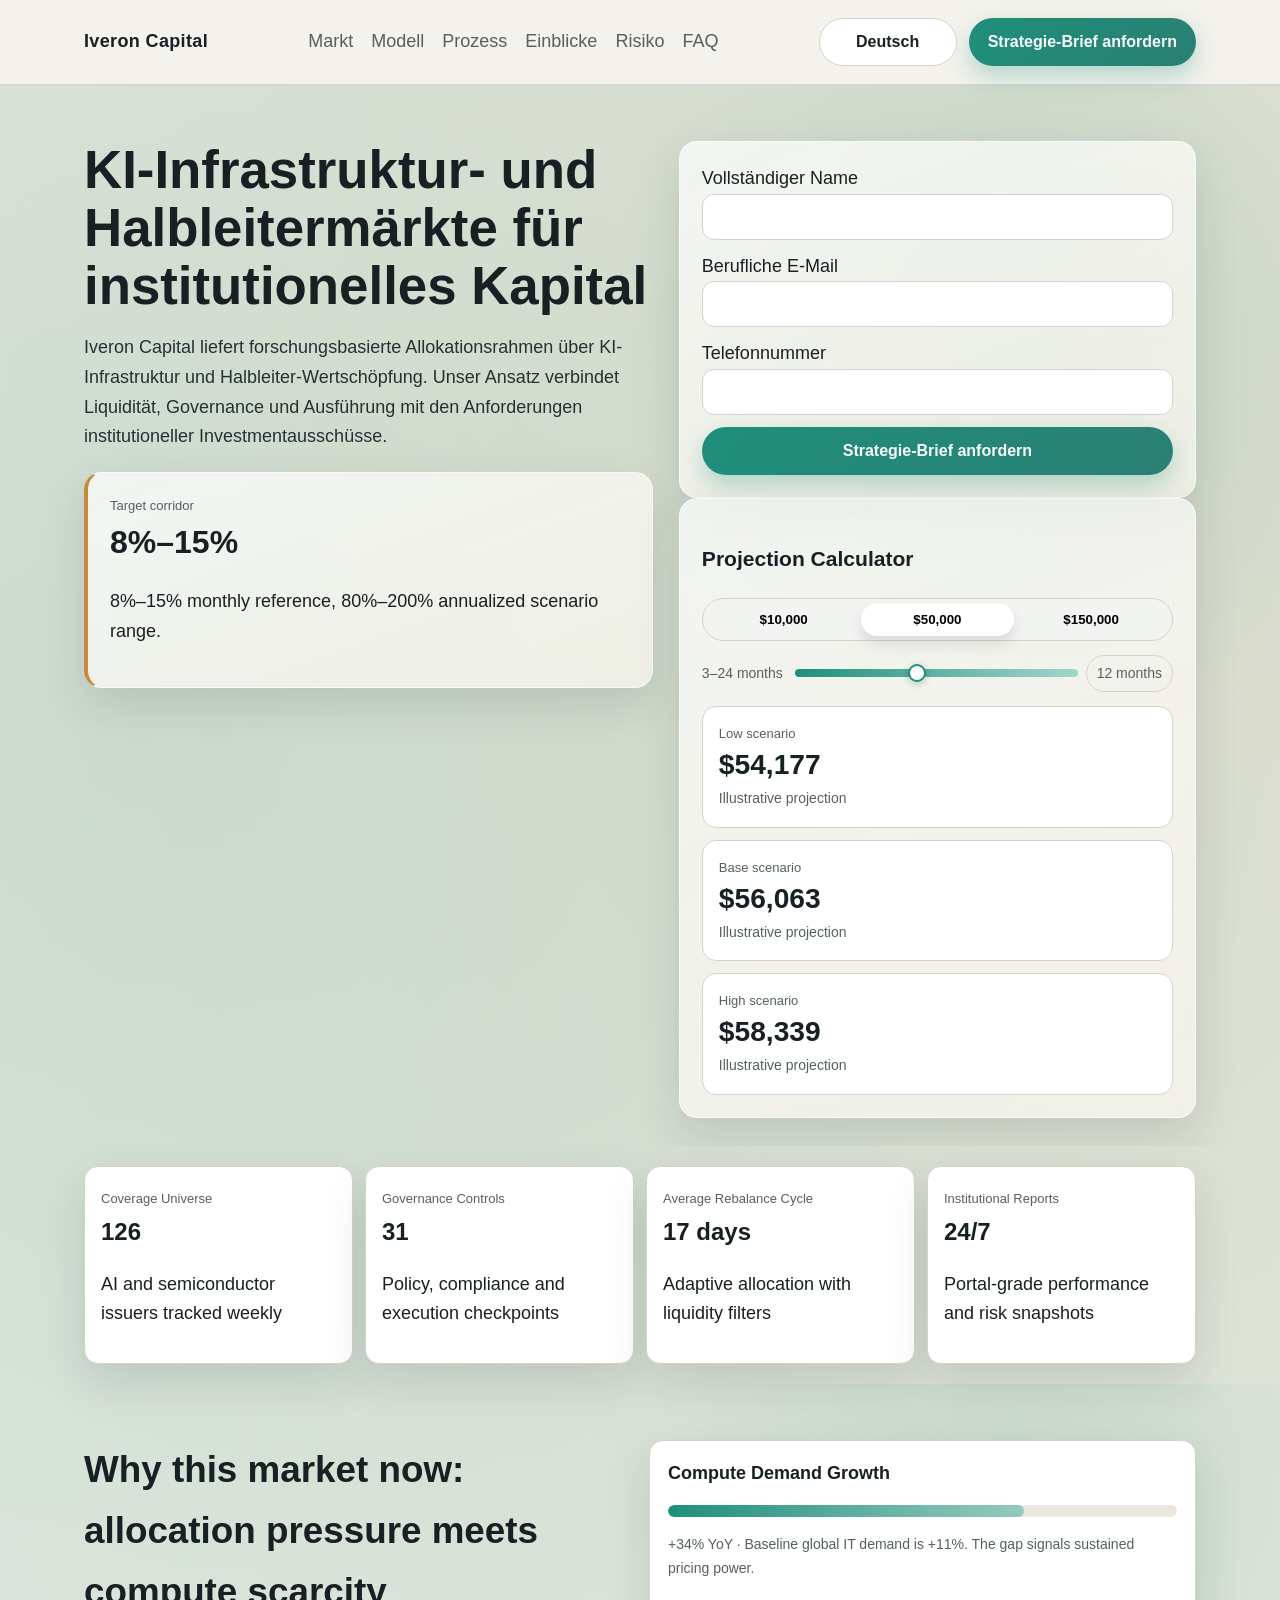
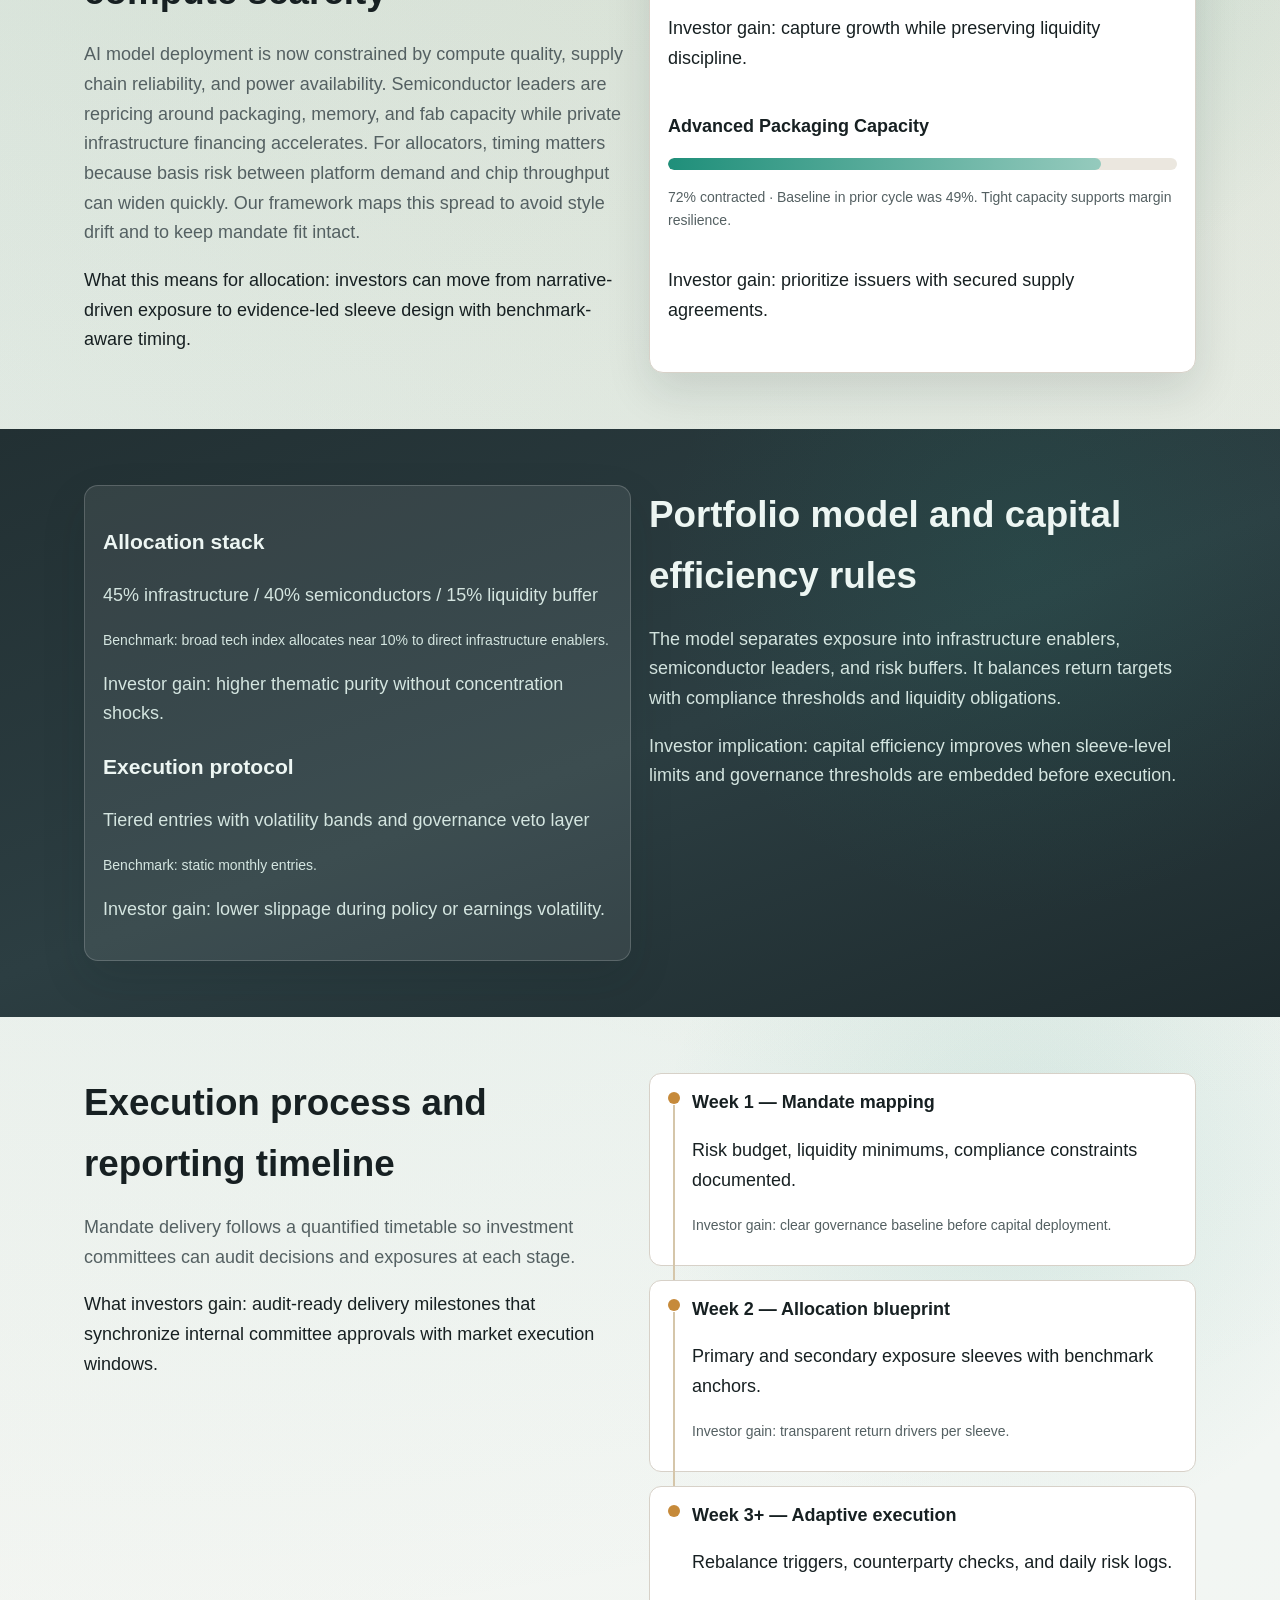
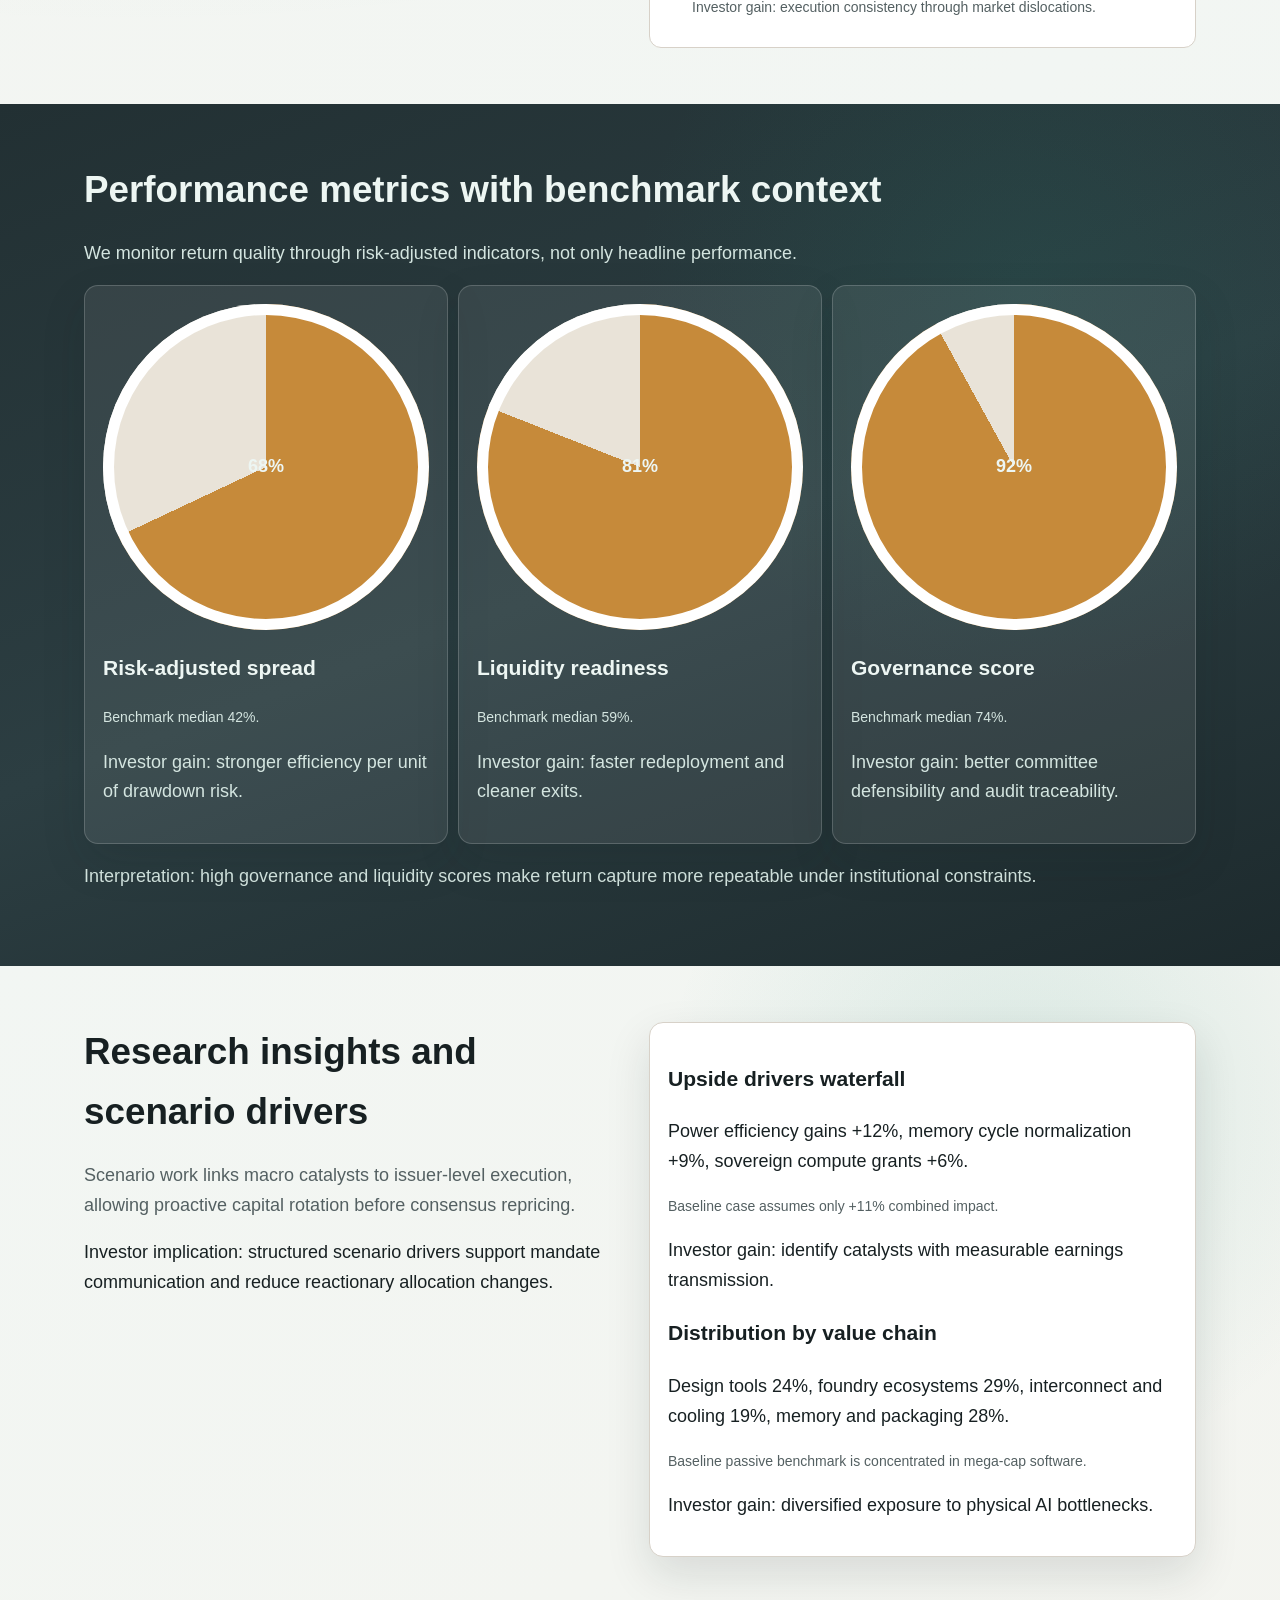
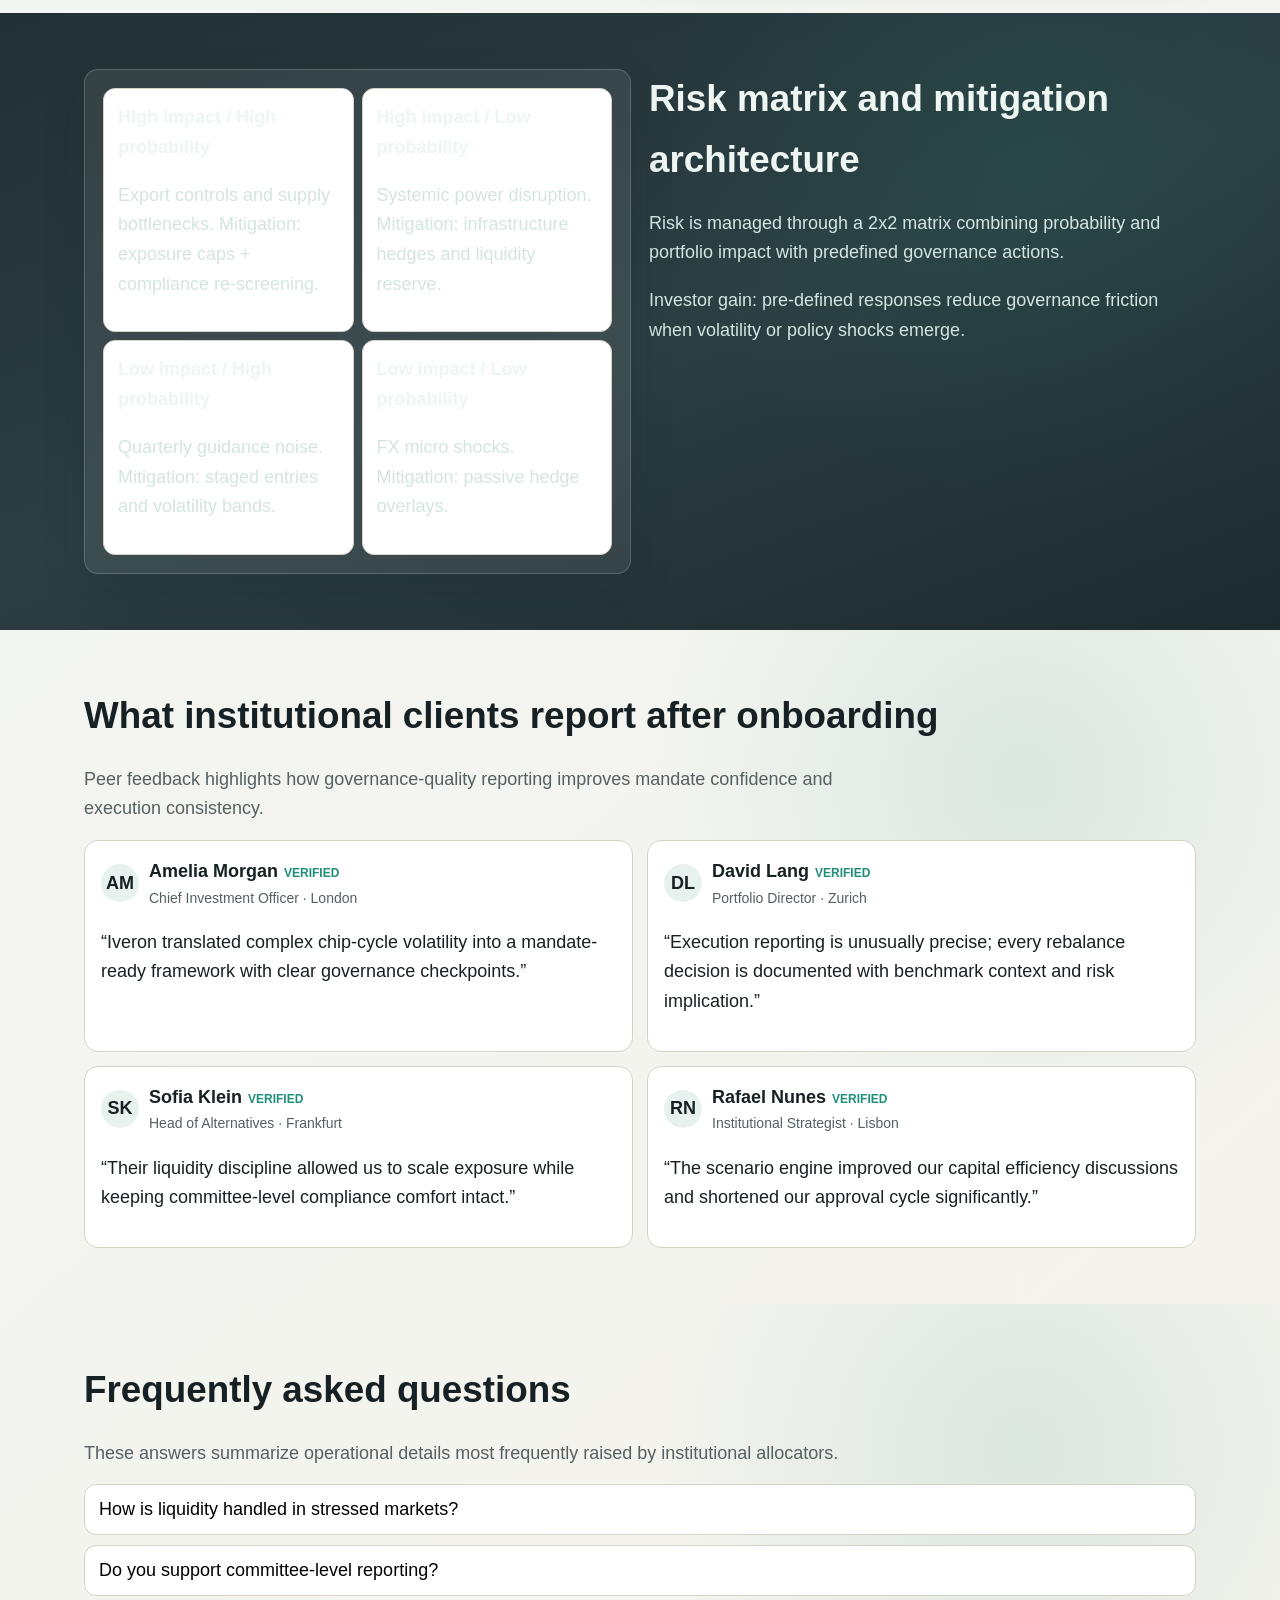
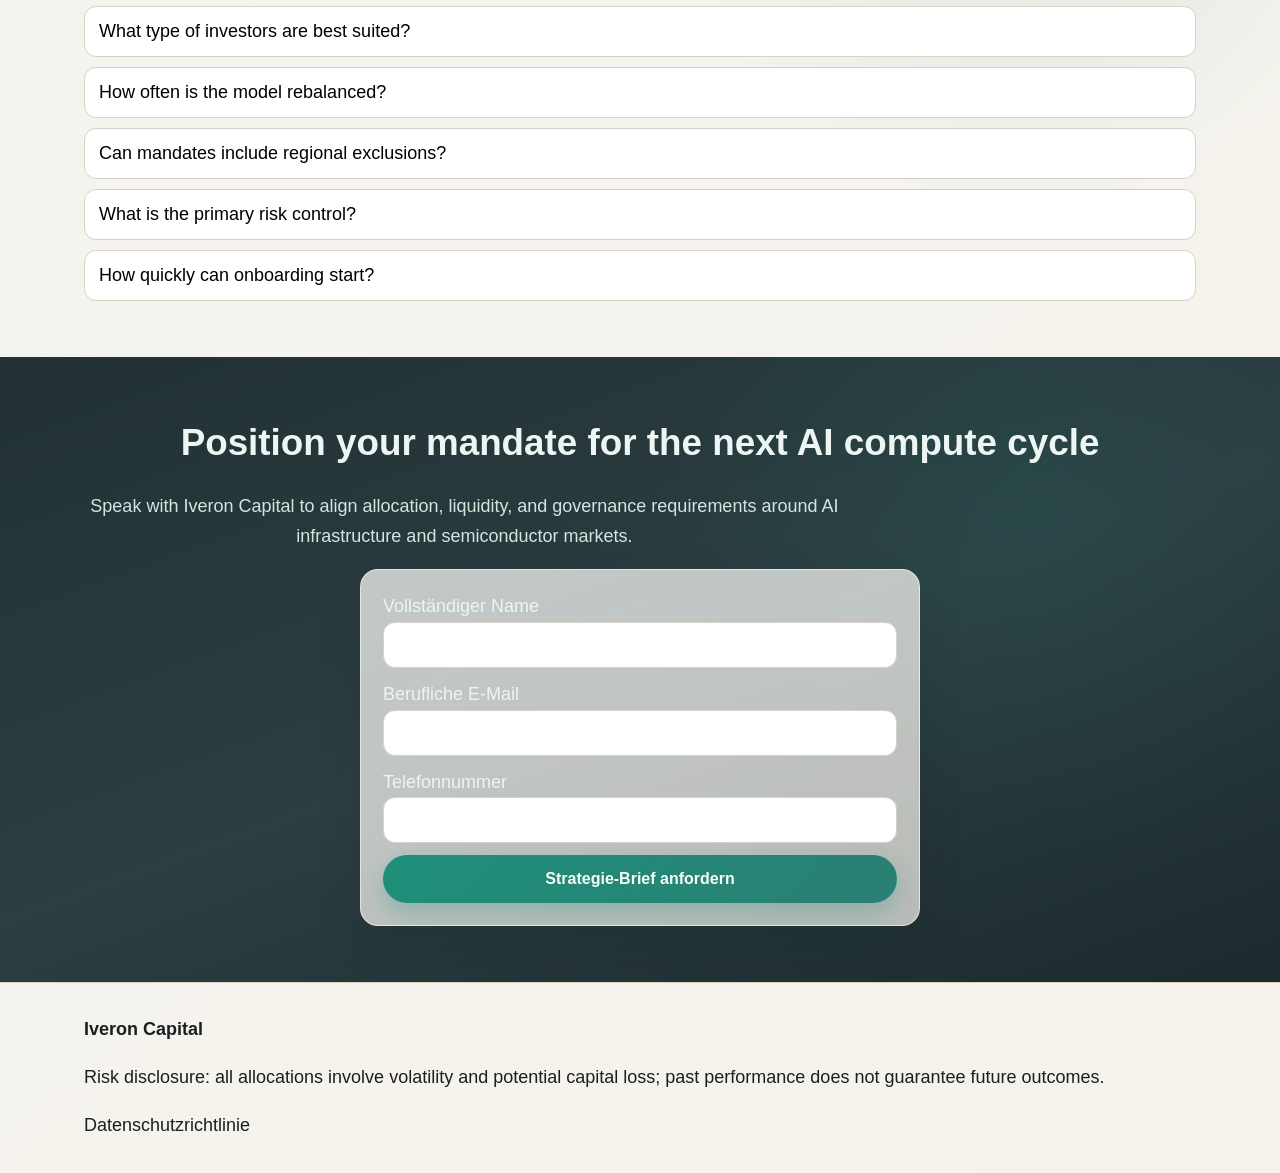
<file: de/index.html>
<!doctype html>
<html lang="de">
<head>
  <meta charset="utf-8" />
  <meta name="viewport" content="width=device-width, initial-scale=1" />
  <title>Iveron Capital | KI-Infrastruktur- und Halbleitermärkte</title>
  <meta name="description" content="Institutionelle Analysen zu KI-Infrastruktur und Halbleitermärkten mit Governance-orientierter Umsetzung." />
  <link rel="canonical" href="https://iveroncapital.com/de/index.html" />
  <link rel="alternate" hreflang="en" href="https://iveroncapital.com/index.html" />
  <link rel="alternate" hreflang="de" href="https://iveroncapital.com/de/index.html" />
  <link rel="alternate" hreflang="fr" href="https://iveroncapital.com/fr/index.html" />
  <link rel="alternate" hreflang="es" href="https://iveroncapital.com/es/index.html" />
  <link rel="alternate" hreflang="it" href="https://iveroncapital.com/it/index.html" />
  <link rel="alternate" hreflang="tr" href="https://iveroncapital.com/tr/index.html" />
  <link rel="alternate" hreflang="pt" href="https://iveroncapital.com/pt/index.html" />
  <link rel="alternate" hreflang="ja" href="https://iveroncapital.com/jp/index.html" />
  <link rel="alternate" hreflang="sk" href="https://iveroncapital.com/sk/index.html" />
  <link rel="alternate" hreflang="en-BE" href="https://iveroncapital.com/be/index.html" />
  <meta property="og:title" content="Iveron Capital | KI-Infrastruktur- und Halbleitermärkte" />
  <meta property="og:description" content="Institutionelle Analysen zu KI-Infrastruktur und Halbleitermärkten mit Governance-orientierter Umsetzung." />
  <meta property="og:type" content="website" />
  <meta property="og:url" content="https://iveroncapital.com/de/index.html" />
  <meta name="twitter:card" content="summary_large_image" />
  <meta name="twitter:title" content="Iveron Capital | KI-Infrastruktur- und Halbleitermärkte" />
  <meta name="twitter:description" content="Institutionelle Analysen zu KI-Infrastruktur und Halbleitermärkten mit Governance-orientierter Umsetzung." />
  <link rel="stylesheet" href="../assets/style.css" />
  <script type="application/ld+json">{"@context":"https://schema.org","@graph":[{"@type":"Organization","name":"Iveron Capital","url":"https://iveroncapital.com"},{"@type":"WebSite","name":"Iveron Capital","url":"https://iveroncapital.com"},{"@type":"FAQPage","mainEntity":[{"@type":"Question","name":"How is liquidity handled in stressed markets?","acceptedAnswer":{"@type":"Answer","text":"The model keeps a dedicated liquidity sleeve and trigger-based de-risking protocol, so redemption obligations and re-entry opportunities can be managed without forced selling."}}]},{"@type":"Review","author":{"@type":"Person","name":"Amelia Morgan"},"reviewBody":"Iveron translated complex chip-cycle volatility into a mandate-ready framework with clear governance checkpoints.","reviewRating":{"@type":"Rating","ratingValue":"5","bestRating":"5"}}]}</script>
</head>
<body>
<header class="site-header"><div class="container header-inner"><div class="brand">Iveron Capital</div><nav class="nav-links" aria-label="Primary"><a href="#s1">Markt</a><a href="#s2">Modell</a><a href="#s3">Prozess</a><a href="#s4">Einblicke</a><a href="#s5">Risiko</a><a href="#s6">FAQ</a></nav><div class="header-actions"><div class="lang-menu"><button class="lang-toggle" aria-label="Language">Deutsch</button><div class="lang-dropdown" role="menu"><a href="../index.html"><span class="flag"><svg viewBox="0 0 36 36"><rect width="36" height="36" fill="#012169"/><path d="M0 0l36 36M36 0L0 36" stroke="#fff" stroke-width="6"/><path d="M0 0l36 36M36 0L0 36" stroke="#c8102e" stroke-width="3"/><rect x="14" width="8" height="36" fill="#fff"/><rect y="14" width="36" height="8" fill="#fff"/><rect x="16" width="4" height="36" fill="#c8102e"/><rect y="16" width="36" height="4" fill="#c8102e"/></svg></span>English</a>
<a href="../de/index.html"><span class="flag"><svg viewBox="0 0 3 2"><rect width="3" height="2" fill="#ffce00"/><rect width="3" height="1.33" y="0" fill="#dd0000"/><rect width="3" height="0.66" y="0" fill="#000"/></svg></span>Deutsch</a>
<a href="../fr/index.html"><span class="flag"><svg viewBox="0 0 3 2"><rect width="1" height="2" fill="#0055a4"/><rect x="1" width="1" height="2" fill="#fff"/><rect x="2" width="1" height="2" fill="#ef4135"/></svg></span>Français</a>
<a href="../es/index.html"><span class="flag"><svg viewBox="0 0 3 2"><rect width="3" height="2" fill="#aa151b"/><rect y="0.5" width="3" height="1" fill="#f1bf00"/></svg></span>Español</a>
<a href="../it/index.html"><span class="flag"><svg viewBox="0 0 3 2"><rect width="1" height="2" fill="#009246"/><rect x="1" width="1" height="2" fill="#fff"/><rect x="2" width="1" height="2" fill="#ce2b37"/></svg></span>Italiano</a>
<a href="../tr/index.html"><span class="flag"><svg viewBox="0 0 36 24"><rect width="36" height="24" fill="#e30a17"/><circle cx="14" cy="12" r="6" fill="#fff"/><circle cx="16" cy="12" r="5" fill="#e30a17"/><polygon points="22,12 18.5,10 18.5,14" fill="#fff"/></svg></span>Türkçe</a>
<a href="../pt/index.html"><span class="flag"><svg viewBox="0 0 3 2"><rect width="3" height="2" fill="#ff0000"/><rect width="1.2" height="2" fill="#006600"/></svg></span>Português</a>
<a href="../jp/index.html"><span class="flag"><svg viewBox="0 0 3 2"><rect width="3" height="2" fill="#fff"/><circle cx="1.5" cy="1" r="0.5" fill="#bc002d"/></svg></span>日本語</a>
<a href="../sk/index.html"><span class="flag"><svg viewBox="0 0 3 2"><rect width="3" height="2" fill="#ee1c25"/><rect width="3" height="1.33" fill="#0b4ea2"/><rect width="3" height="0.66" fill="#fff"/></svg></span>Slovenčina</a>
<a href="../be/index.html"><span class="flag"><svg viewBox="0 0 3 2"><rect width="1" height="2" fill="#000"/><rect x="1" width="1" height="2" fill="#ffd90c"/><rect x="2" width="1" height="2" fill="#ef3340"/></svg></span>Belgium</a></div></div><a class="btn btn-primary" href="#lead">Strategie-Brief anfordern</a><button class="drawer-toggle" aria-label="Menu">☰</button></div></div></header>
<div class="mobile-drawer" aria-hidden="true"><div class="drawer-panel"><button class="btn drawer-close" aria-label="Close">✕</button><nav class="drawer-nav"><a href="#s1">Markt</a><a href="#s2">Modell</a><a href="#s3">Prozess</a><a href="#s4">Einblicke</a><a href="#s5">Risiko</a><a href="#s6">FAQ</a></nav><div class="lang-menu"><button class="lang-toggle">Deutsch</button><div class="lang-dropdown open"><a href="../index.html"><span class="flag"><svg viewBox="0 0 36 36"><rect width="36" height="36" fill="#012169"/><path d="M0 0l36 36M36 0L0 36" stroke="#fff" stroke-width="6"/><path d="M0 0l36 36M36 0L0 36" stroke="#c8102e" stroke-width="3"/><rect x="14" width="8" height="36" fill="#fff"/><rect y="14" width="36" height="8" fill="#fff"/><rect x="16" width="4" height="36" fill="#c8102e"/><rect y="16" width="36" height="4" fill="#c8102e"/></svg></span>English</a>
<a href="../de/index.html"><span class="flag"><svg viewBox="0 0 3 2"><rect width="3" height="2" fill="#ffce00"/><rect width="3" height="1.33" y="0" fill="#dd0000"/><rect width="3" height="0.66" y="0" fill="#000"/></svg></span>Deutsch</a>
<a href="../fr/index.html"><span class="flag"><svg viewBox="0 0 3 2"><rect width="1" height="2" fill="#0055a4"/><rect x="1" width="1" height="2" fill="#fff"/><rect x="2" width="1" height="2" fill="#ef4135"/></svg></span>Français</a>
<a href="../es/index.html"><span class="flag"><svg viewBox="0 0 3 2"><rect width="3" height="2" fill="#aa151b"/><rect y="0.5" width="3" height="1" fill="#f1bf00"/></svg></span>Español</a>
<a href="../it/index.html"><span class="flag"><svg viewBox="0 0 3 2"><rect width="1" height="2" fill="#009246"/><rect x="1" width="1" height="2" fill="#fff"/><rect x="2" width="1" height="2" fill="#ce2b37"/></svg></span>Italiano</a>
<a href="../tr/index.html"><span class="flag"><svg viewBox="0 0 36 24"><rect width="36" height="24" fill="#e30a17"/><circle cx="14" cy="12" r="6" fill="#fff"/><circle cx="16" cy="12" r="5" fill="#e30a17"/><polygon points="22,12 18.5,10 18.5,14" fill="#fff"/></svg></span>Türkçe</a>
<a href="../pt/index.html"><span class="flag"><svg viewBox="0 0 3 2"><rect width="3" height="2" fill="#ff0000"/><rect width="1.2" height="2" fill="#006600"/></svg></span>Português</a>
<a href="../jp/index.html"><span class="flag"><svg viewBox="0 0 3 2"><rect width="3" height="2" fill="#fff"/><circle cx="1.5" cy="1" r="0.5" fill="#bc002d"/></svg></span>日本語</a>
<a href="../sk/index.html"><span class="flag"><svg viewBox="0 0 3 2"><rect width="3" height="2" fill="#ee1c25"/><rect width="3" height="1.33" fill="#0b4ea2"/><rect width="3" height="0.66" fill="#fff"/></svg></span>Slovenčina</a>
<a href="../be/index.html"><span class="flag"><svg viewBox="0 0 3 2"><rect width="1" height="2" fill="#000"/><rect x="1" width="1" height="2" fill="#ffd90c"/><rect x="2" width="1" height="2" fill="#ef3340"/></svg></span>Belgium</a></div></div><a class="btn btn-primary" href="#lead">Strategie-Brief anfordern</a></div></div>

<main>
<section class="hero section-wrap"><div class="container hero-grid"><div><h1>KI-Infrastruktur- und Halbleitermärkte für institutionelles Kapital</h1><p class="hero-intro">Iveron Capital liefert forschungsbasierte Allokationsrahmen über KI-Infrastruktur und Halbleiter-Wertschöpfung. Unser Ansatz verbindet Liquidität, Governance und Ausführung mit den Anforderungen institutioneller Investmentausschüsse.</p><article class="glass-panel target-card"><div class="result-label">Target corridor</div><div class="target-value">8%–15%</div><p>8%–15% monthly reference, 80%–200% annualized scenario range.</p></article></div><div><article class="glass-panel form-card" id="lead"><form><label>Vollständiger Name<input type="text" required /></label><label>Berufliche E-Mail<input type="email" required /></label><label>Telefonnummer<input type="tel" required /></label><button class="btn btn-primary" type="submit">Strategie-Brief anfordern</button></form></article><article class="glass-panel calc-card"><h3>Projection Calculator</h3><div class="calc-controls"><div class="segmented" aria-label="Amount selector"><button data-amount="10000">$10,000</button><button data-amount="50000" class="active">$50,000</button><button data-amount="150000">$150,000</button></div><div class="slider-row"><span class="range-label">3–24 months</span><input id="monthsRange" type="range" min="3" max="24" value="12" /><span class="month-pill">12 months</span></div></div><div class="calc-results"><div class="result-card"><div class="result-label">Low scenario</div><div class="result-value" data-result="low"></div><div class="benchmark">Illustrative projection</div></div><div class="result-card"><div class="result-label">Base scenario</div><div class="result-value" data-result="base"></div><div class="benchmark">Illustrative projection</div></div><div class="result-card"><div class="result-label">High scenario</div><div class="result-value" data-result="high"></div><div class="benchmark">Illustrative projection</div></div></div></article></div></div></section>

<section class="kpi-strip"><div class="container kpi-grid"><article class="kpi-card"><span class="result-label">Coverage Universe</span><strong>126</strong><p>AI and semiconductor issuers tracked weekly</p></article><article class="kpi-card"><span class="result-label">Governance Controls</span><strong>31</strong><p>Policy, compliance and execution checkpoints</p></article><article class="kpi-card"><span class="result-label">Average Rebalance Cycle</span><strong>17 days</strong><p>Adaptive allocation with liquidity filters</p></article><article class="kpi-card"><span class="result-label">Institutional Reports</span><strong>24/7</strong><p>Portal-grade performance and risk snapshots</p></article></div></section>

<section id="s1" class="section-wrap"><div class="container split"><div><h2>Why this market now: allocation pressure meets compute scarcity</h2><p class="section-lead">AI model deployment is now constrained by compute quality, supply chain reliability, and power availability. Semiconductor leaders are repricing around packaging, memory, and fab capacity while private infrastructure financing accelerates. For allocators, timing matters because basis risk between platform demand and chip throughput can widen quickly. Our framework maps this spread to avoid style drift and to keep mandate fit intact.</p><p>What this means for allocation: investors can move from narrative-driven exposure to evidence-led sleeve design with benchmark-aware timing.</p></div><div class="visual-card chart-bars"><div class="bar-row"><strong>Compute Demand Growth</strong><div class="bar-track"><div class="bar-fill" style="width:70%"></div></div><div class="benchmark">+34% YoY · Baseline global IT demand is +11%. The gap signals sustained pricing power.</div><p>Investor gain: capture growth while preserving liquidity discipline.</p></div><div class="bar-row"><strong>Advanced Packaging Capacity</strong><div class="bar-track"><div class="bar-fill" style="width:85%"></div></div><div class="benchmark">72% contracted · Baseline in prior cycle was 49%. Tight capacity supports margin resilience.</div><p>Investor gain: prioritize issuers with secured supply agreements.</p></div></div></div></section>

<section id="s2" class="alt-dark section-wrap"><div class="container split"><div class="visual-card"><h3>Allocation stack</h3><p>45% infrastructure / 40% semiconductors / 15% liquidity buffer</p><p class="benchmark">Benchmark: broad tech index allocates near 10% to direct infrastructure enablers.</p><p>Investor gain: higher thematic purity without concentration shocks.</p><h3>Execution protocol</h3><p>Tiered entries with volatility bands and governance veto layer</p><p class="benchmark">Benchmark: static monthly entries.</p><p>Investor gain: lower slippage during policy or earnings volatility.</p></div><div><h2>Portfolio model and capital efficiency rules</h2><p class="section-lead">The model separates exposure into infrastructure enablers, semiconductor leaders, and risk buffers. It balances return targets with compliance thresholds and liquidity obligations.</p><p>Investor implication: capital efficiency improves when sleeve-level limits and governance thresholds are embedded before execution.</p></div></div></section>

<section id="s3" class="section-wrap"><div class="container split"><div><h2>Execution process and reporting timeline</h2><p class="section-lead">Mandate delivery follows a quantified timetable so investment committees can audit decisions and exposures at each stage.</p><p>What investors gain: audit-ready delivery milestones that synchronize internal committee approvals with market execution windows.</p></div><div class="timeline"><article class="timeline-step"><strong>Week 1 — Mandate mapping</strong><p>Risk budget, liquidity minimums, compliance constraints documented.</p><p class="benchmark">Investor gain: clear governance baseline before capital deployment.</p></article><article class="timeline-step"><strong>Week 2 — Allocation blueprint</strong><p>Primary and secondary exposure sleeves with benchmark anchors.</p><p class="benchmark">Investor gain: transparent return drivers per sleeve.</p></article><article class="timeline-step"><strong>Week 3+ — Adaptive execution</strong><p>Rebalance triggers, counterparty checks, and daily risk logs.</p><p class="benchmark">Investor gain: execution consistency through market dislocations.</p></article></div></div></section>

<section id="s4" class="alt-dark section-wrap"><div class="container"><h2>Performance metrics with benchmark context</h2><p class="section-lead">We monitor return quality through risk-adjusted indicators, not only headline performance.</p><div class="ring-grid"><article class="visual-card"><div class="ring" style="--pct:68"><span>68%</span></div><h3>Risk-adjusted spread</h3><p class="benchmark">Benchmark median 42%.</p><p>Investor gain: stronger efficiency per unit of drawdown risk.</p></article><article class="visual-card"><div class="ring" style="--pct:81"><span>81%</span></div><h3>Liquidity readiness</h3><p class="benchmark">Benchmark median 59%.</p><p>Investor gain: faster redeployment and cleaner exits.</p></article><article class="visual-card"><div class="ring" style="--pct:92"><span>92%</span></div><h3>Governance score</h3><p class="benchmark">Benchmark median 74%.</p><p>Investor gain: better committee defensibility and audit traceability.</p></article></div><p>Interpretation: high governance and liquidity scores make return capture more repeatable under institutional constraints.</p></div></section>

<section id="s5" class="section-wrap"><div class="container split"><div><h2>Research insights and scenario drivers</h2><p class="section-lead">Scenario work links macro catalysts to issuer-level execution, allowing proactive capital rotation before consensus repricing.</p><p>Investor implication: structured scenario drivers support mandate communication and reduce reactionary allocation changes.</p></div><div class="visual-card"><h3>Upside drivers waterfall</h3><p>Power efficiency gains +12%, memory cycle normalization +9%, sovereign compute grants +6%.</p><p class="benchmark">Baseline case assumes only +11% combined impact.</p><p>Investor gain: identify catalysts with measurable earnings transmission.</p><h3>Distribution by value chain</h3><p>Design tools 24%, foundry ecosystems 29%, interconnect and cooling 19%, memory and packaging 28%.</p><p class="benchmark">Baseline passive benchmark is concentrated in mega-cap software.</p><p>Investor gain: diversified exposure to physical AI bottlenecks.</p></div></div></section>

<section id="s6" class="alt-dark section-wrap"><div class="container split"><div class="visual-card"><div class="matrix"><div><strong>High impact / High probability</strong><p>Export controls and supply bottlenecks. Mitigation: exposure caps + compliance re-screening.</p></div><div><strong>High impact / Low probability</strong><p>Systemic power disruption. Mitigation: infrastructure hedges and liquidity reserve.</p></div><div><strong>Low impact / High probability</strong><p>Quarterly guidance noise. Mitigation: staged entries and volatility bands.</p></div><div><strong>Low impact / Low probability</strong><p>FX micro shocks. Mitigation: passive hedge overlays.</p></div></div></div><div><h2>Risk matrix and mitigation architecture</h2><p class="section-lead">Risk is managed through a 2x2 matrix combining probability and portfolio impact with predefined governance actions.</p><p>Investor gain: pre-defined responses reduce governance friction when volatility or policy shocks emerge.</p></div></div></section>

<section id="s7" class="section-wrap"><div class="container"><h2>What institutional clients report after onboarding</h2><p class="section-lead">Peer feedback highlights how governance-quality reporting improves mandate confidence and execution consistency.</p><div class="reviews-grid"><article class="review-card"><div class="review-head"><div class="initials">AM</div><div><strong>Amelia Morgan</strong><span class="verified">VERIFIED</span><div class="benchmark">Chief Investment Officer · London</div></div></div><p>“Iveron translated complex chip-cycle volatility into a mandate-ready framework with clear governance checkpoints.”</p></article><article class="review-card"><div class="review-head"><div class="initials">DL</div><div><strong>David Lang</strong><span class="verified">VERIFIED</span><div class="benchmark">Portfolio Director · Zurich</div></div></div><p>“Execution reporting is unusually precise; every rebalance decision is documented with benchmark context and risk implication.”</p></article><article class="review-card"><div class="review-head"><div class="initials">SK</div><div><strong>Sofia Klein</strong><span class="verified">VERIFIED</span><div class="benchmark">Head of Alternatives · Frankfurt</div></div></div><p>“Their liquidity discipline allowed us to scale exposure while keeping committee-level compliance comfort intact.”</p></article><article class="review-card"><div class="review-head"><div class="initials">RN</div><div><strong>Rafael Nunes</strong><span class="verified">VERIFIED</span><div class="benchmark">Institutional Strategist · Lisbon</div></div></div><p>“The scenario engine improved our capital efficiency discussions and shortened our approval cycle significantly.”</p></article></div></div></section>

<section id="s8" class="section-wrap"><div class="container"><h2>Frequently asked questions</h2><p class="section-lead">These answers summarize operational details most frequently raised by institutional allocators.</p><div class="faq-list"><article class="faq-item"><button class="faq-q">How is liquidity handled in stressed markets?</button><div class="faq-answer">The model keeps a dedicated liquidity sleeve and trigger-based de-risking protocol, so redemption obligations and re-entry opportunities can be managed without forced selling.</div></article><article class="faq-item"><button class="faq-q">Do you support committee-level reporting?</button><div class="faq-answer">Yes. We provide periodic and on-demand reporting covering allocation changes, benchmark deltas, governance logs, and risk-adjusted outcomes.</div></article><article class="faq-item"><button class="faq-q">What type of investors are best suited?</button><div class="faq-answer">Family offices, pension committees, and institutional allocators seeking thematic exposure with formal governance and compliance structure.</div></article><article class="faq-item"><button class="faq-q">How often is the model rebalanced?</button><div class="faq-answer">Typically every 17 days, with event-driven overrides when volatility, regulation, or earnings regimes shift materially.</div></article><article class="faq-item"><button class="faq-q">Can mandates include regional exclusions?</button><div class="faq-answer">Yes. Geographic and policy exclusions are integrated in pre-trade screening and monitored continuously.</div></article><article class="faq-item"><button class="faq-q">What is the primary risk control?</button><div class="faq-answer">Position and sleeve limits linked to a probability-impact matrix plus execution veto checks.</div></article><article class="faq-item"><button class="faq-q">How quickly can onboarding start?</button><div class="faq-answer">A mandate discovery call can be arranged immediately, and implementation planning usually starts within one business week.</div></article></div></div></section>

<section class="final-cta alt-dark section-wrap"><div class="container"><h2>Position your mandate for the next AI compute cycle</h2><p class="section-lead">Speak with Iveron Capital to align allocation, liquidity, and governance requirements around AI infrastructure and semiconductor markets.</p><article class="glass-panel form-card"><form><label>Vollständiger Name<input type="text" required /></label><label>Berufliche E-Mail<input type="email" required /></label><label>Telefonnummer<input type="tel" required /></label><button class="btn btn-primary" type="submit">Strategie-Brief anfordern</button></form></article></div></section>
</main>

<footer><div class="container"><strong>Iveron Capital</strong><p>Risk disclosure: all allocations involve volatility and potential capital loss; past performance does not guarantee future outcomes.</p><a href="#" data-open-modal>Datenschutzrichtlinie</a></div></footer>

<div class="modal" id="privacyModal" aria-hidden="true"><div class="modal-box"><div class="modal-head"><button class="btn" data-close-modal aria-label="Close">✕</button></div><div class="modal-content"><h3>Introduction</h3><p>This policy explains how Iveron Capital processes personal data for investor communications and mandate qualification.</p><h3>Data collection</h3><p>We collect name, professional email, phone number, and interaction metadata from submitted forms.</p><h3>Legal basis</h3><p>Processing relies on legitimate interest, contractual necessity during onboarding, and consent where required by law.</p><h3>Cookies</h3><p>Essential and analytical cookies are used to maintain session integrity and evaluate website performance.</p><h3>Retention</h3><p>Lead data is retained for mandate evaluation periods and archived according to compliance schedules.</p><h3>Third-party sharing</h3><p>Data may be shared with regulated service providers for CRM, analytics, and secure communications under contractual safeguards.</p><h3>Security</h3><p>We apply encryption, access controls, and monitoring procedures designed for institutional data handling.</p><h3>User rights</h3><p>Users can request access, correction, deletion, restriction, portability, or objection as permitted by applicable law.</p><h3>International transfers</h3><p>Cross-border transfers rely on appropriate safeguards including standard contractual clauses.</p><h3>Industry risk disclosure</h3><p>Market commentary is illustrative and does not eliminate capital risk, liquidity risk, or policy risk.</p><h3>Contact</h3><p>For privacy requests, contact privacy@iveroncapital.com.</p></div><div class="modal-foot"><button class="btn" data-close-modal>Schließen</button></div></div></div>

<script defer src="../assets/app.js"></script>
</body>
</html>
</file>
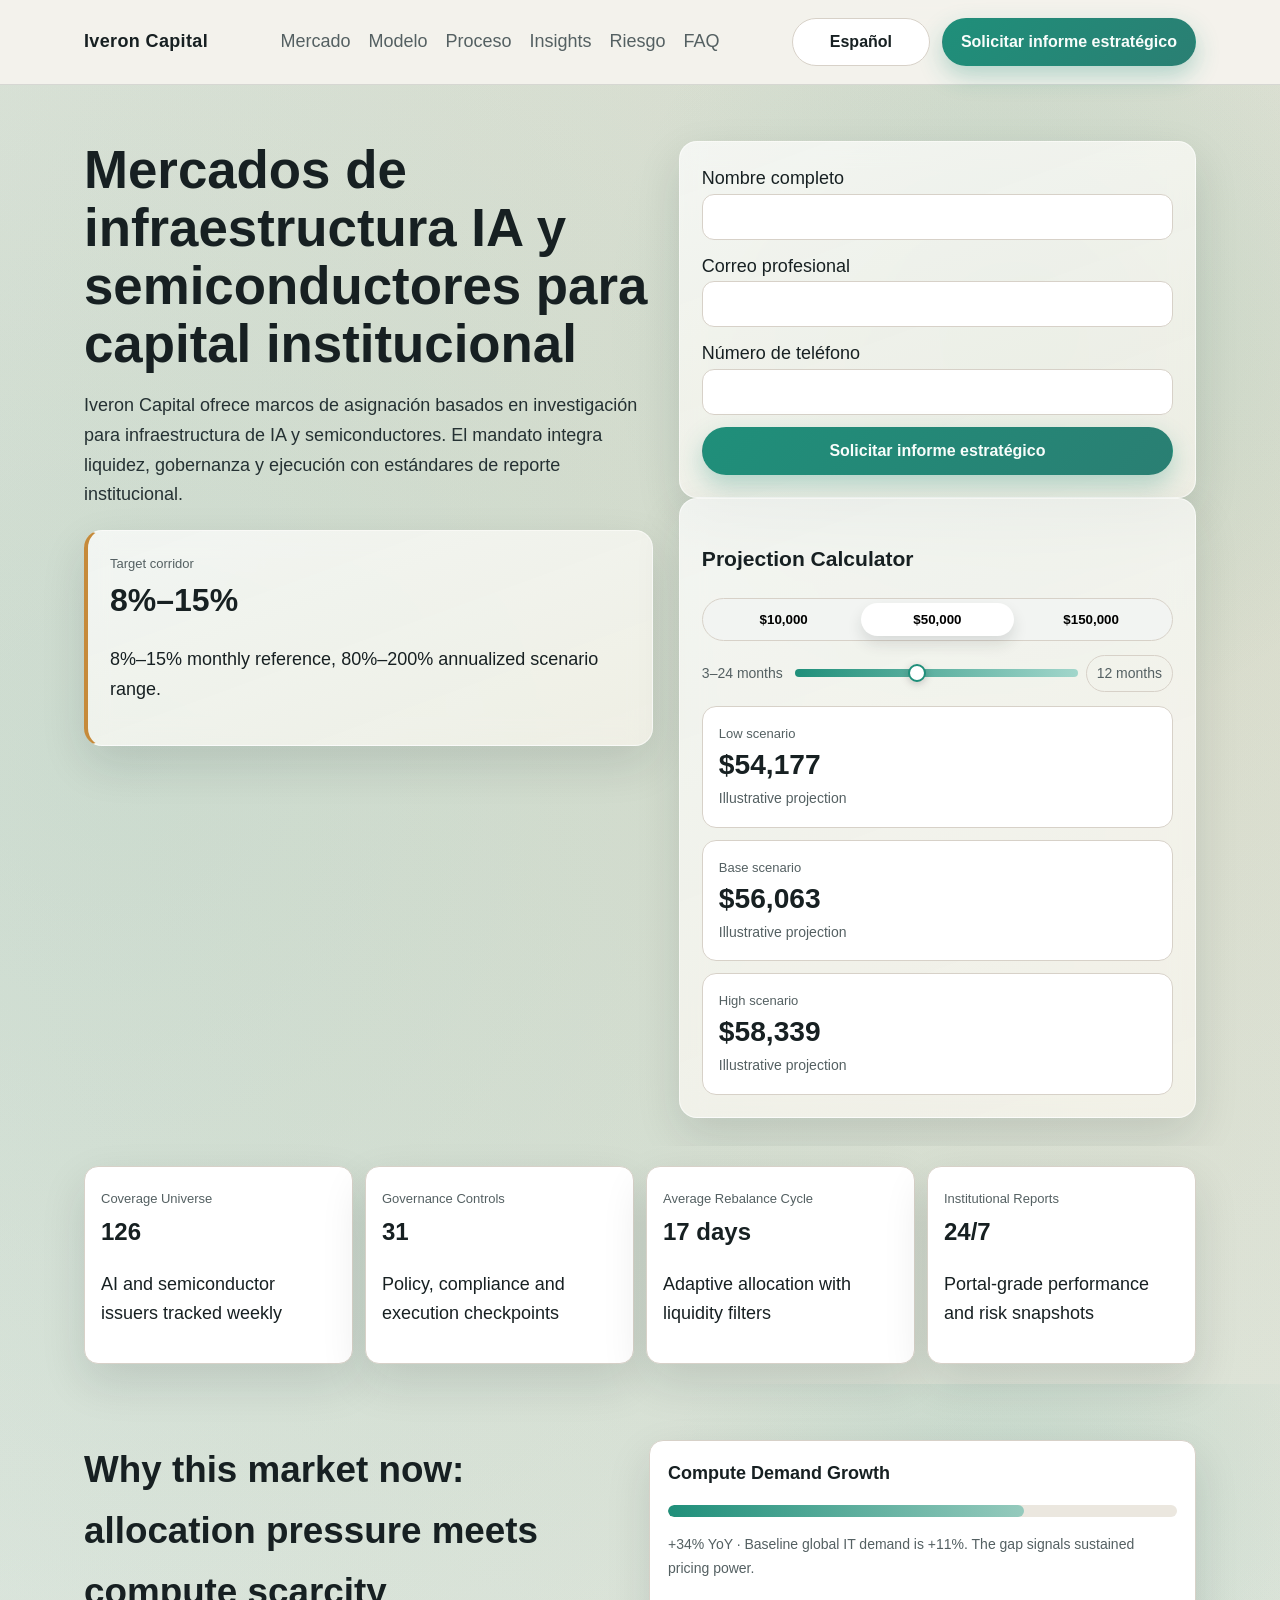
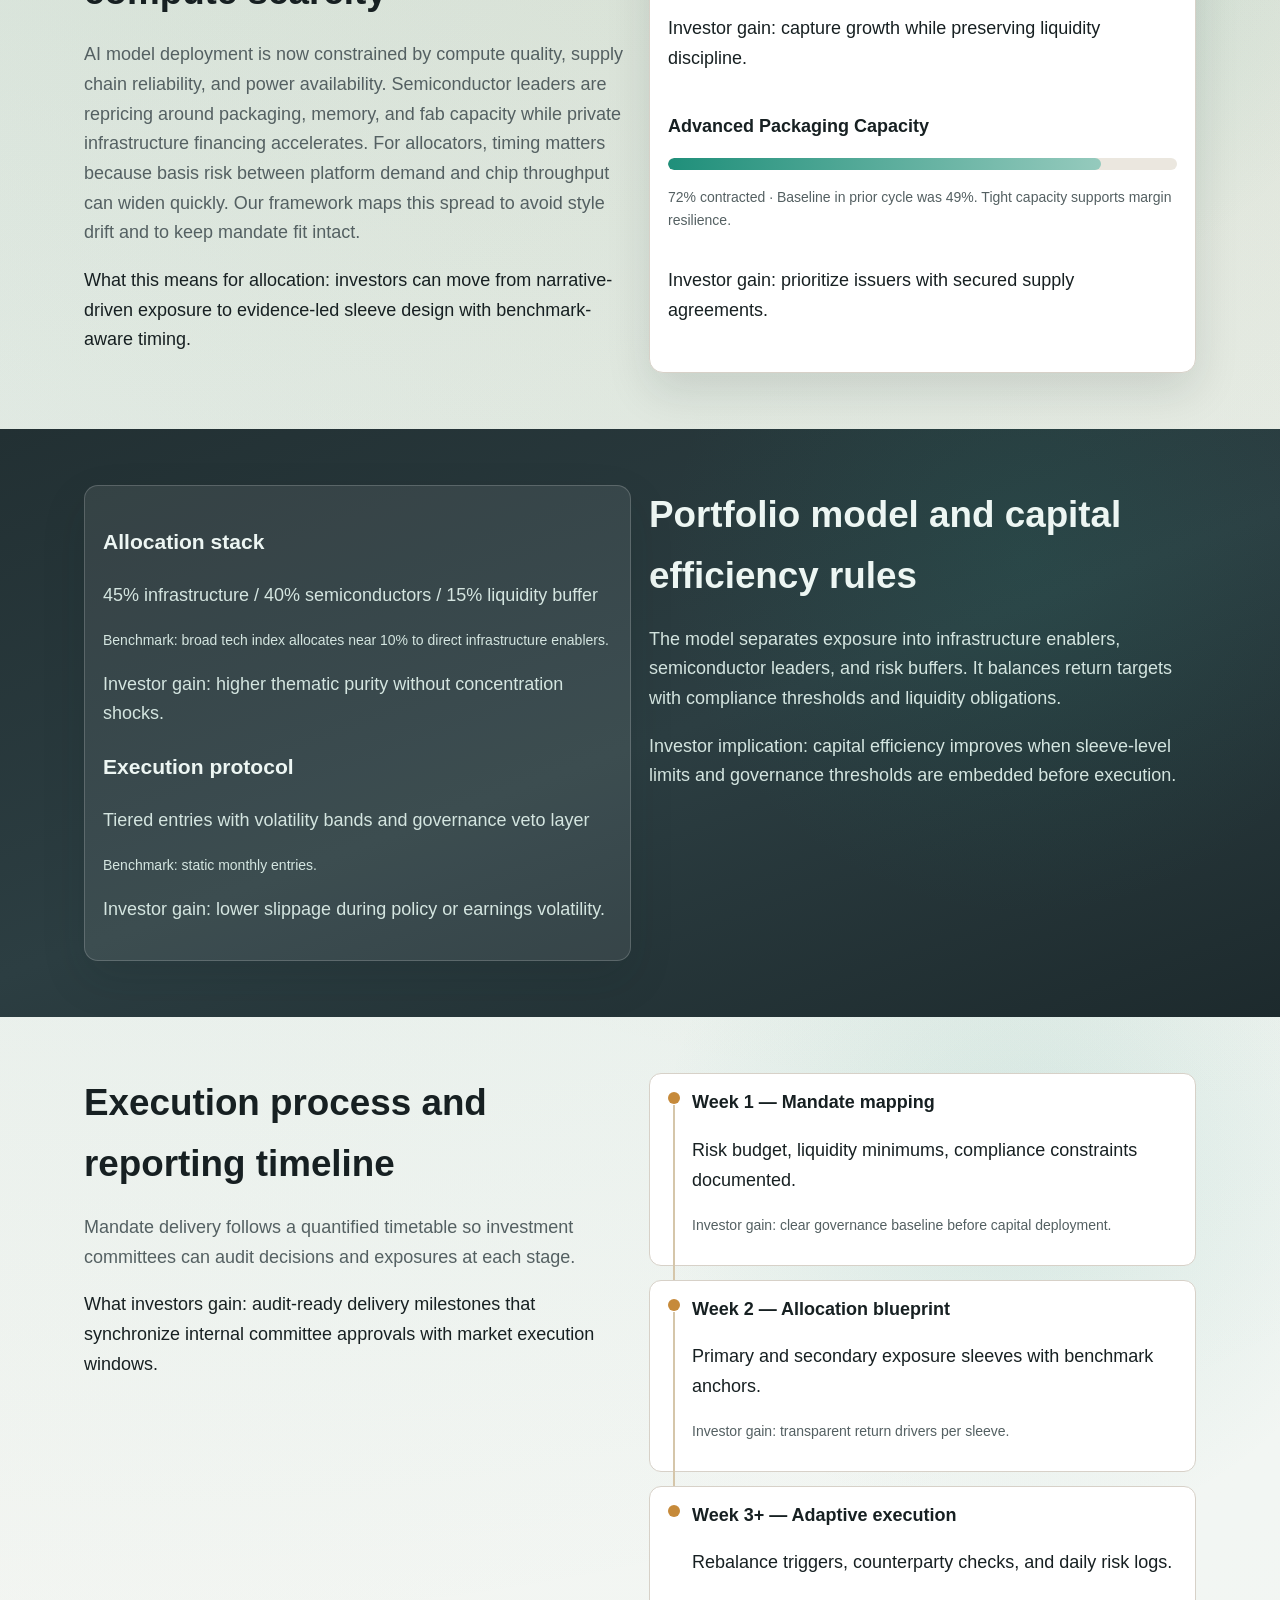
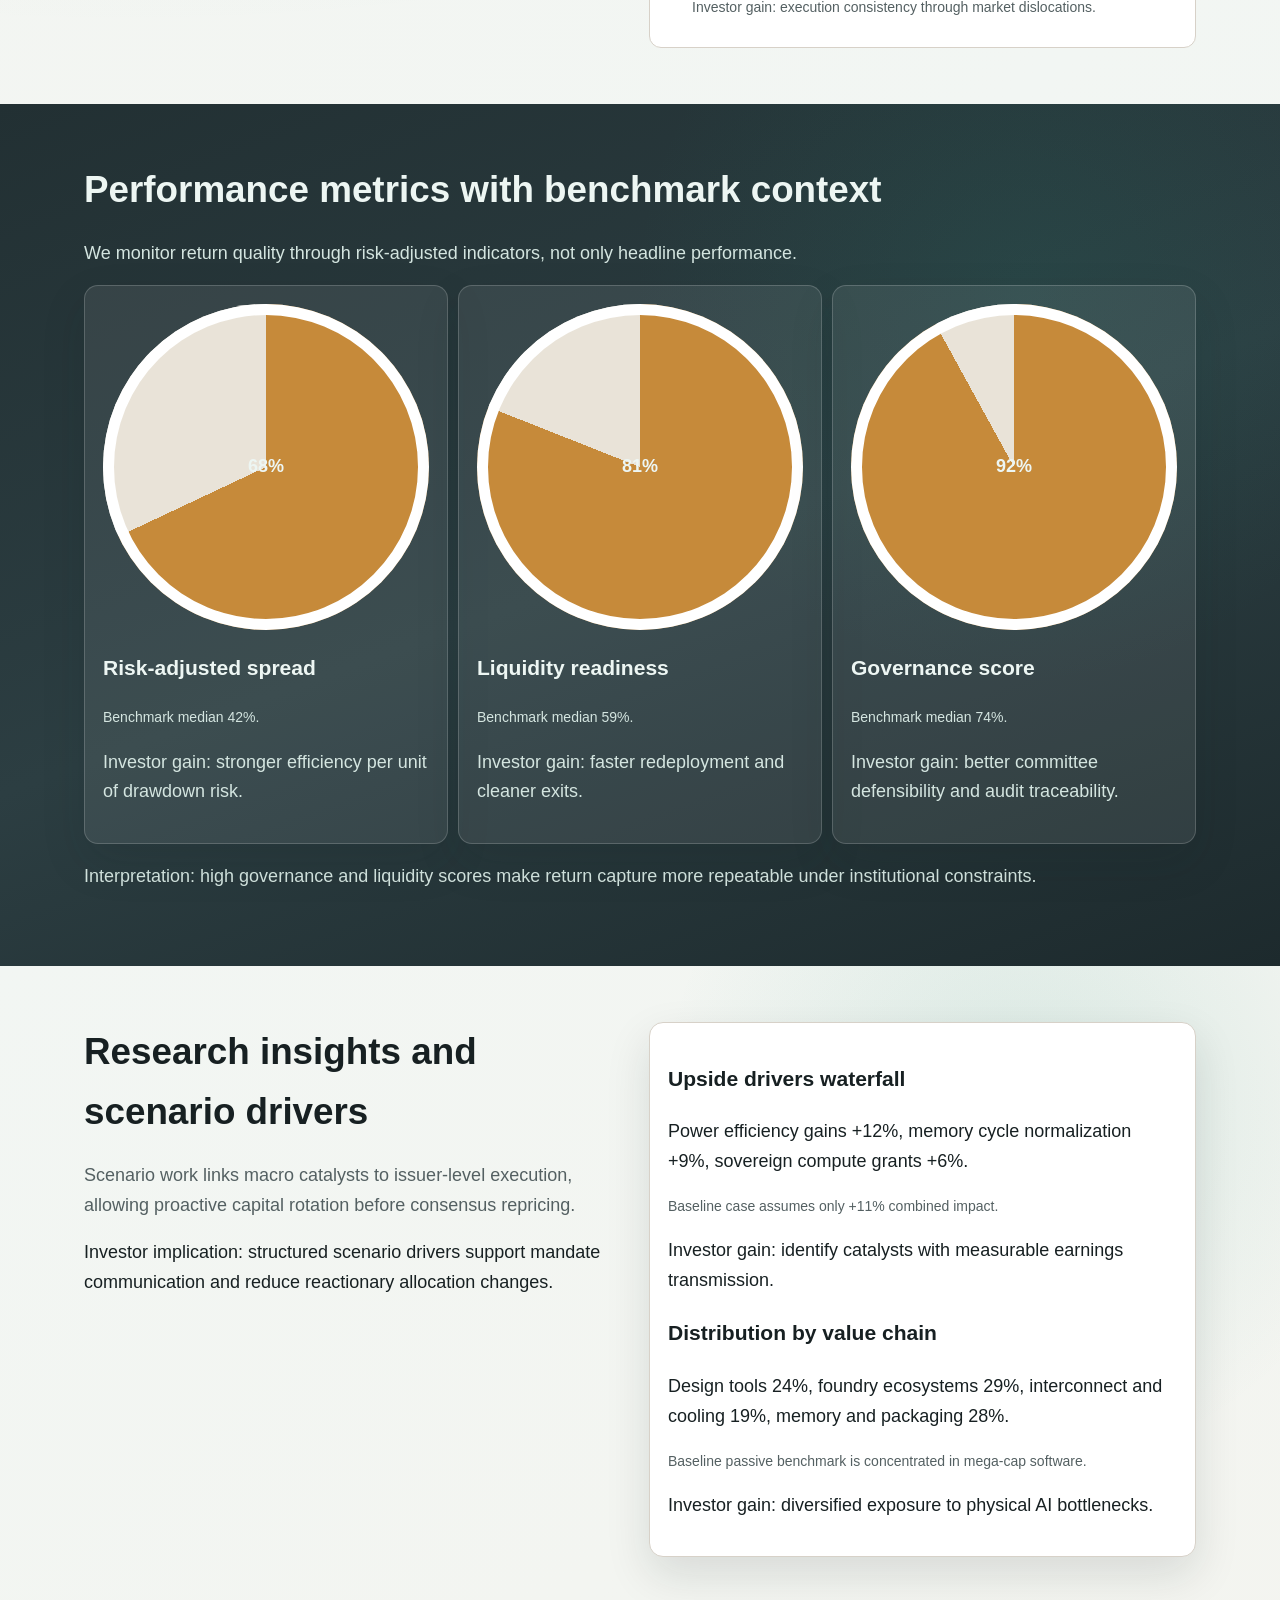
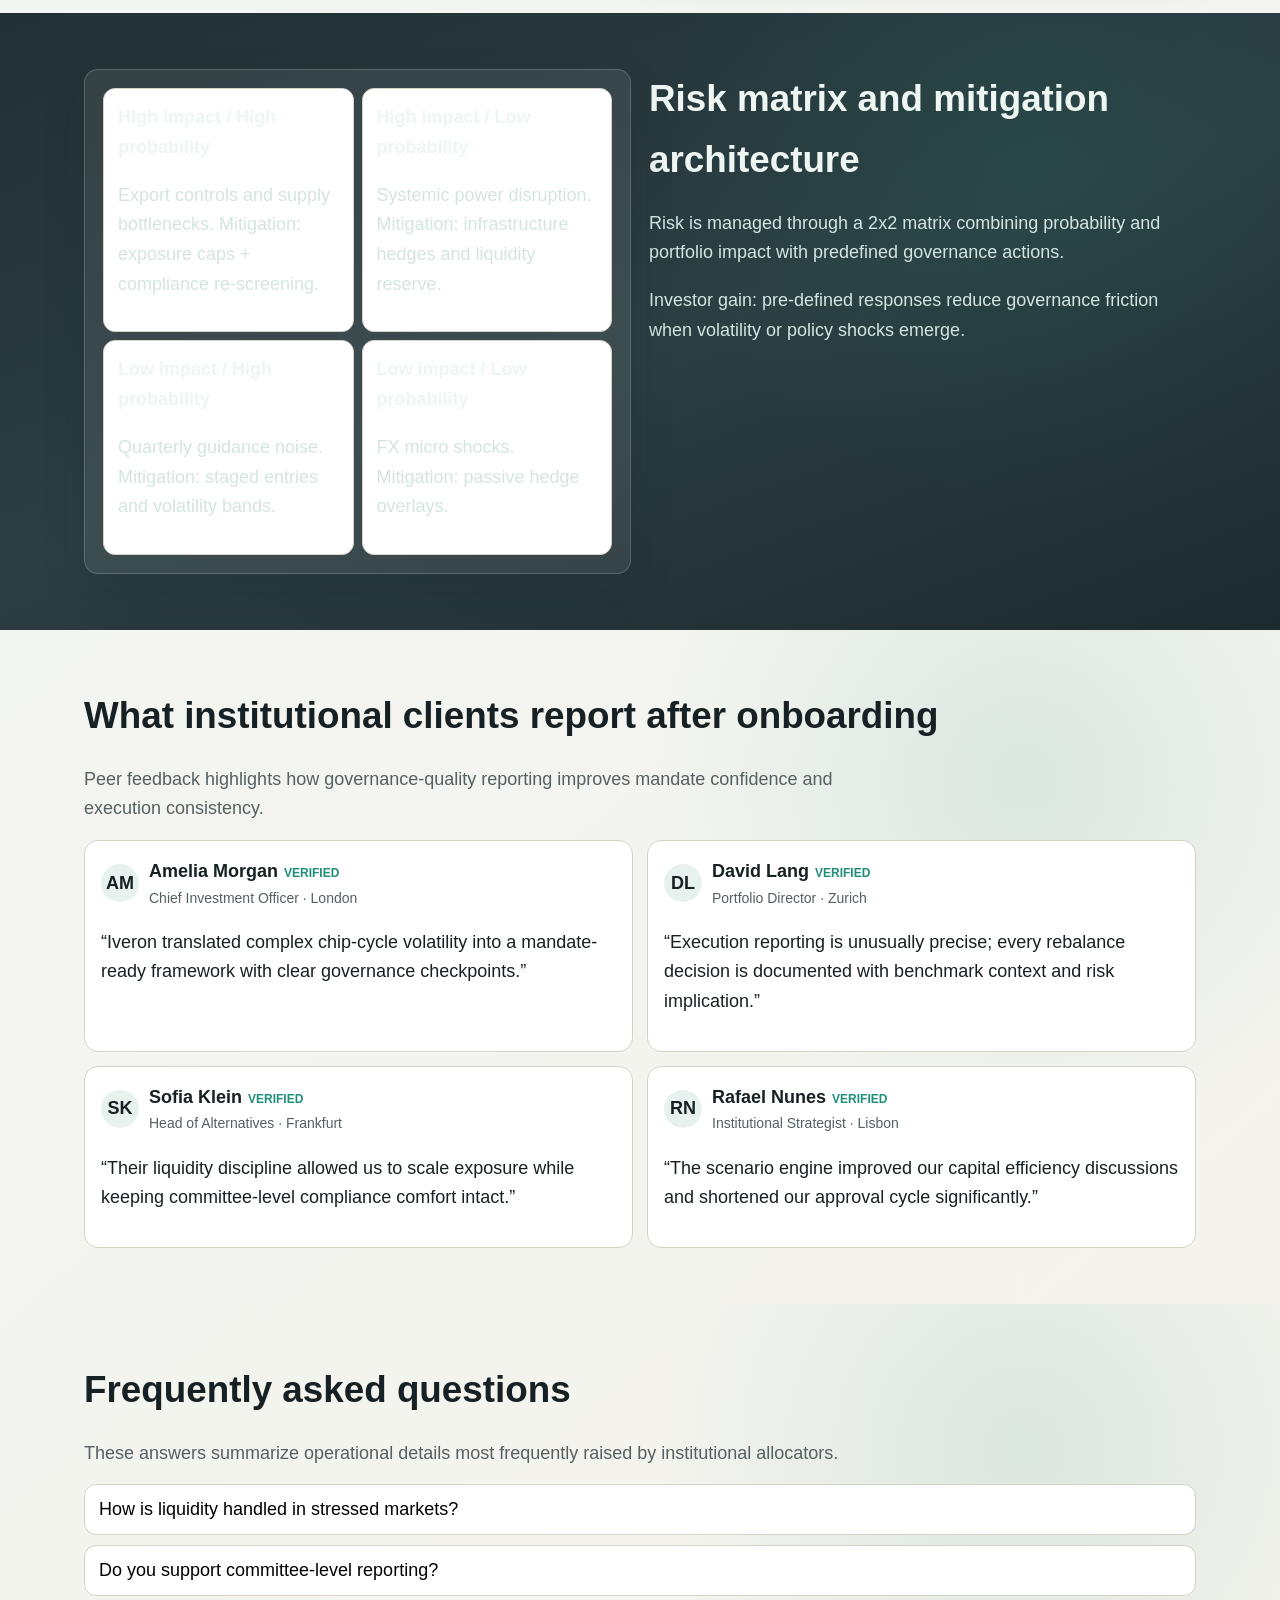
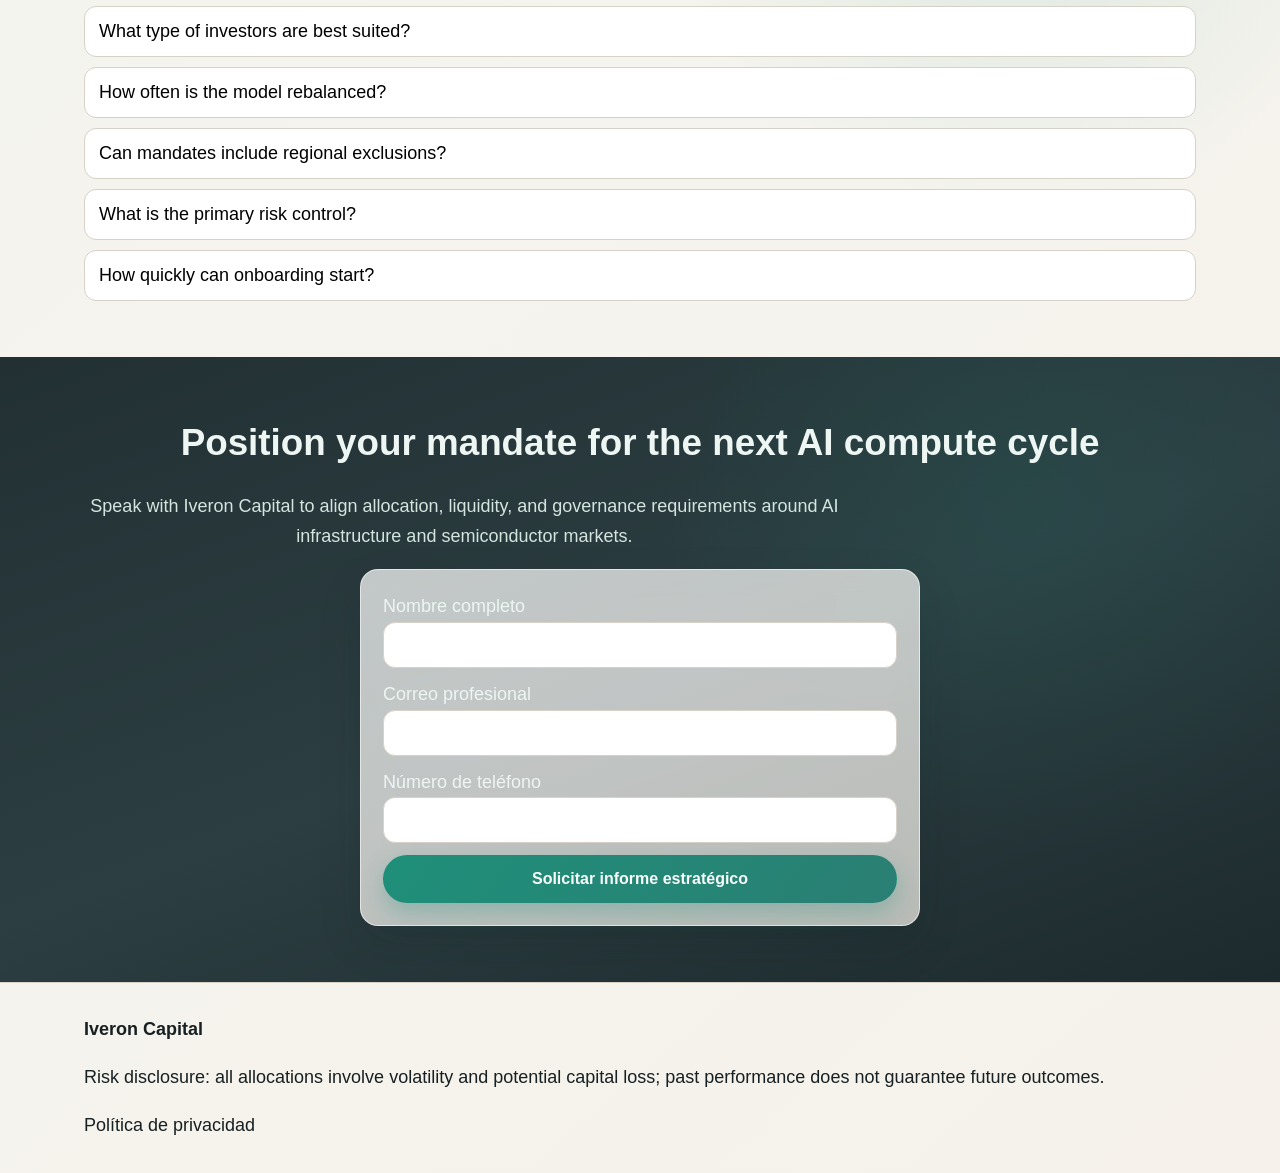
<file: es/index.html>
<!doctype html>
<html lang="es">
<head>
  <meta charset="utf-8" />
  <meta name="viewport" content="width=device-width, initial-scale=1" />
  <title>Iveron Capital | Mercados de infraestructura IA y semiconductores</title>
  <meta name="description" content="Inteligencia institucional sobre infraestructura de IA y semiconductores con ejecución y gobernanza." />
  <link rel="canonical" href="https://iveroncapital.com/es/index.html" />
  <link rel="alternate" hreflang="en" href="https://iveroncapital.com/index.html" />
  <link rel="alternate" hreflang="de" href="https://iveroncapital.com/de/index.html" />
  <link rel="alternate" hreflang="fr" href="https://iveroncapital.com/fr/index.html" />
  <link rel="alternate" hreflang="es" href="https://iveroncapital.com/es/index.html" />
  <link rel="alternate" hreflang="it" href="https://iveroncapital.com/it/index.html" />
  <link rel="alternate" hreflang="tr" href="https://iveroncapital.com/tr/index.html" />
  <link rel="alternate" hreflang="pt" href="https://iveroncapital.com/pt/index.html" />
  <link rel="alternate" hreflang="ja" href="https://iveroncapital.com/jp/index.html" />
  <link rel="alternate" hreflang="sk" href="https://iveroncapital.com/sk/index.html" />
  <link rel="alternate" hreflang="en-BE" href="https://iveroncapital.com/be/index.html" />
  <meta property="og:title" content="Iveron Capital | Mercados de infraestructura IA y semiconductores" />
  <meta property="og:description" content="Inteligencia institucional sobre infraestructura de IA y semiconductores con ejecución y gobernanza." />
  <meta property="og:type" content="website" />
  <meta property="og:url" content="https://iveroncapital.com/es/index.html" />
  <meta name="twitter:card" content="summary_large_image" />
  <meta name="twitter:title" content="Iveron Capital | Mercados de infraestructura IA y semiconductores" />
  <meta name="twitter:description" content="Inteligencia institucional sobre infraestructura de IA y semiconductores con ejecución y gobernanza." />
  <link rel="stylesheet" href="../assets/style.css" />
  <script type="application/ld+json">{"@context":"https://schema.org","@graph":[{"@type":"Organization","name":"Iveron Capital","url":"https://iveroncapital.com"},{"@type":"WebSite","name":"Iveron Capital","url":"https://iveroncapital.com"},{"@type":"FAQPage","mainEntity":[{"@type":"Question","name":"How is liquidity handled in stressed markets?","acceptedAnswer":{"@type":"Answer","text":"The model keeps a dedicated liquidity sleeve and trigger-based de-risking protocol, so redemption obligations and re-entry opportunities can be managed without forced selling."}}]},{"@type":"Review","author":{"@type":"Person","name":"Amelia Morgan"},"reviewBody":"Iveron translated complex chip-cycle volatility into a mandate-ready framework with clear governance checkpoints.","reviewRating":{"@type":"Rating","ratingValue":"5","bestRating":"5"}}]}</script>
</head>
<body>
<header class="site-header"><div class="container header-inner"><div class="brand">Iveron Capital</div><nav class="nav-links" aria-label="Primary"><a href="#s1">Mercado</a><a href="#s2">Modelo</a><a href="#s3">Proceso</a><a href="#s4">Insights</a><a href="#s5">Riesgo</a><a href="#s6">FAQ</a></nav><div class="header-actions"><div class="lang-menu"><button class="lang-toggle" aria-label="Language">Español</button><div class="lang-dropdown" role="menu"><a href="../index.html"><span class="flag"><svg viewBox="0 0 36 36"><rect width="36" height="36" fill="#012169"/><path d="M0 0l36 36M36 0L0 36" stroke="#fff" stroke-width="6"/><path d="M0 0l36 36M36 0L0 36" stroke="#c8102e" stroke-width="3"/><rect x="14" width="8" height="36" fill="#fff"/><rect y="14" width="36" height="8" fill="#fff"/><rect x="16" width="4" height="36" fill="#c8102e"/><rect y="16" width="36" height="4" fill="#c8102e"/></svg></span>English</a>
<a href="../de/index.html"><span class="flag"><svg viewBox="0 0 3 2"><rect width="3" height="2" fill="#ffce00"/><rect width="3" height="1.33" y="0" fill="#dd0000"/><rect width="3" height="0.66" y="0" fill="#000"/></svg></span>Deutsch</a>
<a href="../fr/index.html"><span class="flag"><svg viewBox="0 0 3 2"><rect width="1" height="2" fill="#0055a4"/><rect x="1" width="1" height="2" fill="#fff"/><rect x="2" width="1" height="2" fill="#ef4135"/></svg></span>Français</a>
<a href="../es/index.html"><span class="flag"><svg viewBox="0 0 3 2"><rect width="3" height="2" fill="#aa151b"/><rect y="0.5" width="3" height="1" fill="#f1bf00"/></svg></span>Español</a>
<a href="../it/index.html"><span class="flag"><svg viewBox="0 0 3 2"><rect width="1" height="2" fill="#009246"/><rect x="1" width="1" height="2" fill="#fff"/><rect x="2" width="1" height="2" fill="#ce2b37"/></svg></span>Italiano</a>
<a href="../tr/index.html"><span class="flag"><svg viewBox="0 0 36 24"><rect width="36" height="24" fill="#e30a17"/><circle cx="14" cy="12" r="6" fill="#fff"/><circle cx="16" cy="12" r="5" fill="#e30a17"/><polygon points="22,12 18.5,10 18.5,14" fill="#fff"/></svg></span>Türkçe</a>
<a href="../pt/index.html"><span class="flag"><svg viewBox="0 0 3 2"><rect width="3" height="2" fill="#ff0000"/><rect width="1.2" height="2" fill="#006600"/></svg></span>Português</a>
<a href="../jp/index.html"><span class="flag"><svg viewBox="0 0 3 2"><rect width="3" height="2" fill="#fff"/><circle cx="1.5" cy="1" r="0.5" fill="#bc002d"/></svg></span>日本語</a>
<a href="../sk/index.html"><span class="flag"><svg viewBox="0 0 3 2"><rect width="3" height="2" fill="#ee1c25"/><rect width="3" height="1.33" fill="#0b4ea2"/><rect width="3" height="0.66" fill="#fff"/></svg></span>Slovenčina</a>
<a href="../be/index.html"><span class="flag"><svg viewBox="0 0 3 2"><rect width="1" height="2" fill="#000"/><rect x="1" width="1" height="2" fill="#ffd90c"/><rect x="2" width="1" height="2" fill="#ef3340"/></svg></span>Belgium</a></div></div><a class="btn btn-primary" href="#lead">Solicitar informe estratégico</a><button class="drawer-toggle" aria-label="Menu">☰</button></div></div></header>
<div class="mobile-drawer" aria-hidden="true"><div class="drawer-panel"><button class="btn drawer-close" aria-label="Close">✕</button><nav class="drawer-nav"><a href="#s1">Mercado</a><a href="#s2">Modelo</a><a href="#s3">Proceso</a><a href="#s4">Insights</a><a href="#s5">Riesgo</a><a href="#s6">FAQ</a></nav><div class="lang-menu"><button class="lang-toggle">Español</button><div class="lang-dropdown open"><a href="../index.html"><span class="flag"><svg viewBox="0 0 36 36"><rect width="36" height="36" fill="#012169"/><path d="M0 0l36 36M36 0L0 36" stroke="#fff" stroke-width="6"/><path d="M0 0l36 36M36 0L0 36" stroke="#c8102e" stroke-width="3"/><rect x="14" width="8" height="36" fill="#fff"/><rect y="14" width="36" height="8" fill="#fff"/><rect x="16" width="4" height="36" fill="#c8102e"/><rect y="16" width="36" height="4" fill="#c8102e"/></svg></span>English</a>
<a href="../de/index.html"><span class="flag"><svg viewBox="0 0 3 2"><rect width="3" height="2" fill="#ffce00"/><rect width="3" height="1.33" y="0" fill="#dd0000"/><rect width="3" height="0.66" y="0" fill="#000"/></svg></span>Deutsch</a>
<a href="../fr/index.html"><span class="flag"><svg viewBox="0 0 3 2"><rect width="1" height="2" fill="#0055a4"/><rect x="1" width="1" height="2" fill="#fff"/><rect x="2" width="1" height="2" fill="#ef4135"/></svg></span>Français</a>
<a href="../es/index.html"><span class="flag"><svg viewBox="0 0 3 2"><rect width="3" height="2" fill="#aa151b"/><rect y="0.5" width="3" height="1" fill="#f1bf00"/></svg></span>Español</a>
<a href="../it/index.html"><span class="flag"><svg viewBox="0 0 3 2"><rect width="1" height="2" fill="#009246"/><rect x="1" width="1" height="2" fill="#fff"/><rect x="2" width="1" height="2" fill="#ce2b37"/></svg></span>Italiano</a>
<a href="../tr/index.html"><span class="flag"><svg viewBox="0 0 36 24"><rect width="36" height="24" fill="#e30a17"/><circle cx="14" cy="12" r="6" fill="#fff"/><circle cx="16" cy="12" r="5" fill="#e30a17"/><polygon points="22,12 18.5,10 18.5,14" fill="#fff"/></svg></span>Türkçe</a>
<a href="../pt/index.html"><span class="flag"><svg viewBox="0 0 3 2"><rect width="3" height="2" fill="#ff0000"/><rect width="1.2" height="2" fill="#006600"/></svg></span>Português</a>
<a href="../jp/index.html"><span class="flag"><svg viewBox="0 0 3 2"><rect width="3" height="2" fill="#fff"/><circle cx="1.5" cy="1" r="0.5" fill="#bc002d"/></svg></span>日本語</a>
<a href="../sk/index.html"><span class="flag"><svg viewBox="0 0 3 2"><rect width="3" height="2" fill="#ee1c25"/><rect width="3" height="1.33" fill="#0b4ea2"/><rect width="3" height="0.66" fill="#fff"/></svg></span>Slovenčina</a>
<a href="../be/index.html"><span class="flag"><svg viewBox="0 0 3 2"><rect width="1" height="2" fill="#000"/><rect x="1" width="1" height="2" fill="#ffd90c"/><rect x="2" width="1" height="2" fill="#ef3340"/></svg></span>Belgium</a></div></div><a class="btn btn-primary" href="#lead">Solicitar informe estratégico</a></div></div>

<main>
<section class="hero section-wrap"><div class="container hero-grid"><div><h1>Mercados de infraestructura IA y semiconductores para capital institucional</h1><p class="hero-intro">Iveron Capital ofrece marcos de asignación basados en investigación para infraestructura de IA y semiconductores. El mandato integra liquidez, gobernanza y ejecución con estándares de reporte institucional.</p><article class="glass-panel target-card"><div class="result-label">Target corridor</div><div class="target-value">8%–15%</div><p>8%–15% monthly reference, 80%–200% annualized scenario range.</p></article></div><div><article class="glass-panel form-card" id="lead"><form><label>Nombre completo<input type="text" required /></label><label>Correo profesional<input type="email" required /></label><label>Número de teléfono<input type="tel" required /></label><button class="btn btn-primary" type="submit">Solicitar informe estratégico</button></form></article><article class="glass-panel calc-card"><h3>Projection Calculator</h3><div class="calc-controls"><div class="segmented" aria-label="Amount selector"><button data-amount="10000">$10,000</button><button data-amount="50000" class="active">$50,000</button><button data-amount="150000">$150,000</button></div><div class="slider-row"><span class="range-label">3–24 months</span><input id="monthsRange" type="range" min="3" max="24" value="12" /><span class="month-pill">12 months</span></div></div><div class="calc-results"><div class="result-card"><div class="result-label">Low scenario</div><div class="result-value" data-result="low"></div><div class="benchmark">Illustrative projection</div></div><div class="result-card"><div class="result-label">Base scenario</div><div class="result-value" data-result="base"></div><div class="benchmark">Illustrative projection</div></div><div class="result-card"><div class="result-label">High scenario</div><div class="result-value" data-result="high"></div><div class="benchmark">Illustrative projection</div></div></div></article></div></div></section>

<section class="kpi-strip"><div class="container kpi-grid"><article class="kpi-card"><span class="result-label">Coverage Universe</span><strong>126</strong><p>AI and semiconductor issuers tracked weekly</p></article><article class="kpi-card"><span class="result-label">Governance Controls</span><strong>31</strong><p>Policy, compliance and execution checkpoints</p></article><article class="kpi-card"><span class="result-label">Average Rebalance Cycle</span><strong>17 days</strong><p>Adaptive allocation with liquidity filters</p></article><article class="kpi-card"><span class="result-label">Institutional Reports</span><strong>24/7</strong><p>Portal-grade performance and risk snapshots</p></article></div></section>

<section id="s1" class="section-wrap"><div class="container split"><div><h2>Why this market now: allocation pressure meets compute scarcity</h2><p class="section-lead">AI model deployment is now constrained by compute quality, supply chain reliability, and power availability. Semiconductor leaders are repricing around packaging, memory, and fab capacity while private infrastructure financing accelerates. For allocators, timing matters because basis risk between platform demand and chip throughput can widen quickly. Our framework maps this spread to avoid style drift and to keep mandate fit intact.</p><p>What this means for allocation: investors can move from narrative-driven exposure to evidence-led sleeve design with benchmark-aware timing.</p></div><div class="visual-card chart-bars"><div class="bar-row"><strong>Compute Demand Growth</strong><div class="bar-track"><div class="bar-fill" style="width:70%"></div></div><div class="benchmark">+34% YoY · Baseline global IT demand is +11%. The gap signals sustained pricing power.</div><p>Investor gain: capture growth while preserving liquidity discipline.</p></div><div class="bar-row"><strong>Advanced Packaging Capacity</strong><div class="bar-track"><div class="bar-fill" style="width:85%"></div></div><div class="benchmark">72% contracted · Baseline in prior cycle was 49%. Tight capacity supports margin resilience.</div><p>Investor gain: prioritize issuers with secured supply agreements.</p></div></div></div></section>

<section id="s2" class="alt-dark section-wrap"><div class="container split"><div class="visual-card"><h3>Allocation stack</h3><p>45% infrastructure / 40% semiconductors / 15% liquidity buffer</p><p class="benchmark">Benchmark: broad tech index allocates near 10% to direct infrastructure enablers.</p><p>Investor gain: higher thematic purity without concentration shocks.</p><h3>Execution protocol</h3><p>Tiered entries with volatility bands and governance veto layer</p><p class="benchmark">Benchmark: static monthly entries.</p><p>Investor gain: lower slippage during policy or earnings volatility.</p></div><div><h2>Portfolio model and capital efficiency rules</h2><p class="section-lead">The model separates exposure into infrastructure enablers, semiconductor leaders, and risk buffers. It balances return targets with compliance thresholds and liquidity obligations.</p><p>Investor implication: capital efficiency improves when sleeve-level limits and governance thresholds are embedded before execution.</p></div></div></section>

<section id="s3" class="section-wrap"><div class="container split"><div><h2>Execution process and reporting timeline</h2><p class="section-lead">Mandate delivery follows a quantified timetable so investment committees can audit decisions and exposures at each stage.</p><p>What investors gain: audit-ready delivery milestones that synchronize internal committee approvals with market execution windows.</p></div><div class="timeline"><article class="timeline-step"><strong>Week 1 — Mandate mapping</strong><p>Risk budget, liquidity minimums, compliance constraints documented.</p><p class="benchmark">Investor gain: clear governance baseline before capital deployment.</p></article><article class="timeline-step"><strong>Week 2 — Allocation blueprint</strong><p>Primary and secondary exposure sleeves with benchmark anchors.</p><p class="benchmark">Investor gain: transparent return drivers per sleeve.</p></article><article class="timeline-step"><strong>Week 3+ — Adaptive execution</strong><p>Rebalance triggers, counterparty checks, and daily risk logs.</p><p class="benchmark">Investor gain: execution consistency through market dislocations.</p></article></div></div></section>

<section id="s4" class="alt-dark section-wrap"><div class="container"><h2>Performance metrics with benchmark context</h2><p class="section-lead">We monitor return quality through risk-adjusted indicators, not only headline performance.</p><div class="ring-grid"><article class="visual-card"><div class="ring" style="--pct:68"><span>68%</span></div><h3>Risk-adjusted spread</h3><p class="benchmark">Benchmark median 42%.</p><p>Investor gain: stronger efficiency per unit of drawdown risk.</p></article><article class="visual-card"><div class="ring" style="--pct:81"><span>81%</span></div><h3>Liquidity readiness</h3><p class="benchmark">Benchmark median 59%.</p><p>Investor gain: faster redeployment and cleaner exits.</p></article><article class="visual-card"><div class="ring" style="--pct:92"><span>92%</span></div><h3>Governance score</h3><p class="benchmark">Benchmark median 74%.</p><p>Investor gain: better committee defensibility and audit traceability.</p></article></div><p>Interpretation: high governance and liquidity scores make return capture more repeatable under institutional constraints.</p></div></section>

<section id="s5" class="section-wrap"><div class="container split"><div><h2>Research insights and scenario drivers</h2><p class="section-lead">Scenario work links macro catalysts to issuer-level execution, allowing proactive capital rotation before consensus repricing.</p><p>Investor implication: structured scenario drivers support mandate communication and reduce reactionary allocation changes.</p></div><div class="visual-card"><h3>Upside drivers waterfall</h3><p>Power efficiency gains +12%, memory cycle normalization +9%, sovereign compute grants +6%.</p><p class="benchmark">Baseline case assumes only +11% combined impact.</p><p>Investor gain: identify catalysts with measurable earnings transmission.</p><h3>Distribution by value chain</h3><p>Design tools 24%, foundry ecosystems 29%, interconnect and cooling 19%, memory and packaging 28%.</p><p class="benchmark">Baseline passive benchmark is concentrated in mega-cap software.</p><p>Investor gain: diversified exposure to physical AI bottlenecks.</p></div></div></section>

<section id="s6" class="alt-dark section-wrap"><div class="container split"><div class="visual-card"><div class="matrix"><div><strong>High impact / High probability</strong><p>Export controls and supply bottlenecks. Mitigation: exposure caps + compliance re-screening.</p></div><div><strong>High impact / Low probability</strong><p>Systemic power disruption. Mitigation: infrastructure hedges and liquidity reserve.</p></div><div><strong>Low impact / High probability</strong><p>Quarterly guidance noise. Mitigation: staged entries and volatility bands.</p></div><div><strong>Low impact / Low probability</strong><p>FX micro shocks. Mitigation: passive hedge overlays.</p></div></div></div><div><h2>Risk matrix and mitigation architecture</h2><p class="section-lead">Risk is managed through a 2x2 matrix combining probability and portfolio impact with predefined governance actions.</p><p>Investor gain: pre-defined responses reduce governance friction when volatility or policy shocks emerge.</p></div></div></section>

<section id="s7" class="section-wrap"><div class="container"><h2>What institutional clients report after onboarding</h2><p class="section-lead">Peer feedback highlights how governance-quality reporting improves mandate confidence and execution consistency.</p><div class="reviews-grid"><article class="review-card"><div class="review-head"><div class="initials">AM</div><div><strong>Amelia Morgan</strong><span class="verified">VERIFIED</span><div class="benchmark">Chief Investment Officer · London</div></div></div><p>“Iveron translated complex chip-cycle volatility into a mandate-ready framework with clear governance checkpoints.”</p></article><article class="review-card"><div class="review-head"><div class="initials">DL</div><div><strong>David Lang</strong><span class="verified">VERIFIED</span><div class="benchmark">Portfolio Director · Zurich</div></div></div><p>“Execution reporting is unusually precise; every rebalance decision is documented with benchmark context and risk implication.”</p></article><article class="review-card"><div class="review-head"><div class="initials">SK</div><div><strong>Sofia Klein</strong><span class="verified">VERIFIED</span><div class="benchmark">Head of Alternatives · Frankfurt</div></div></div><p>“Their liquidity discipline allowed us to scale exposure while keeping committee-level compliance comfort intact.”</p></article><article class="review-card"><div class="review-head"><div class="initials">RN</div><div><strong>Rafael Nunes</strong><span class="verified">VERIFIED</span><div class="benchmark">Institutional Strategist · Lisbon</div></div></div><p>“The scenario engine improved our capital efficiency discussions and shortened our approval cycle significantly.”</p></article></div></div></section>

<section id="s8" class="section-wrap"><div class="container"><h2>Frequently asked questions</h2><p class="section-lead">These answers summarize operational details most frequently raised by institutional allocators.</p><div class="faq-list"><article class="faq-item"><button class="faq-q">How is liquidity handled in stressed markets?</button><div class="faq-answer">The model keeps a dedicated liquidity sleeve and trigger-based de-risking protocol, so redemption obligations and re-entry opportunities can be managed without forced selling.</div></article><article class="faq-item"><button class="faq-q">Do you support committee-level reporting?</button><div class="faq-answer">Yes. We provide periodic and on-demand reporting covering allocation changes, benchmark deltas, governance logs, and risk-adjusted outcomes.</div></article><article class="faq-item"><button class="faq-q">What type of investors are best suited?</button><div class="faq-answer">Family offices, pension committees, and institutional allocators seeking thematic exposure with formal governance and compliance structure.</div></article><article class="faq-item"><button class="faq-q">How often is the model rebalanced?</button><div class="faq-answer">Typically every 17 days, with event-driven overrides when volatility, regulation, or earnings regimes shift materially.</div></article><article class="faq-item"><button class="faq-q">Can mandates include regional exclusions?</button><div class="faq-answer">Yes. Geographic and policy exclusions are integrated in pre-trade screening and monitored continuously.</div></article><article class="faq-item"><button class="faq-q">What is the primary risk control?</button><div class="faq-answer">Position and sleeve limits linked to a probability-impact matrix plus execution veto checks.</div></article><article class="faq-item"><button class="faq-q">How quickly can onboarding start?</button><div class="faq-answer">A mandate discovery call can be arranged immediately, and implementation planning usually starts within one business week.</div></article></div></div></section>

<section class="final-cta alt-dark section-wrap"><div class="container"><h2>Position your mandate for the next AI compute cycle</h2><p class="section-lead">Speak with Iveron Capital to align allocation, liquidity, and governance requirements around AI infrastructure and semiconductor markets.</p><article class="glass-panel form-card"><form><label>Nombre completo<input type="text" required /></label><label>Correo profesional<input type="email" required /></label><label>Número de teléfono<input type="tel" required /></label><button class="btn btn-primary" type="submit">Solicitar informe estratégico</button></form></article></div></section>
</main>

<footer><div class="container"><strong>Iveron Capital</strong><p>Risk disclosure: all allocations involve volatility and potential capital loss; past performance does not guarantee future outcomes.</p><a href="#" data-open-modal>Política de privacidad</a></div></footer>

<div class="modal" id="privacyModal" aria-hidden="true"><div class="modal-box"><div class="modal-head"><button class="btn" data-close-modal aria-label="Close">✕</button></div><div class="modal-content"><h3>Introduction</h3><p>This policy explains how Iveron Capital processes personal data for investor communications and mandate qualification.</p><h3>Data collection</h3><p>We collect name, professional email, phone number, and interaction metadata from submitted forms.</p><h3>Legal basis</h3><p>Processing relies on legitimate interest, contractual necessity during onboarding, and consent where required by law.</p><h3>Cookies</h3><p>Essential and analytical cookies are used to maintain session integrity and evaluate website performance.</p><h3>Retention</h3><p>Lead data is retained for mandate evaluation periods and archived according to compliance schedules.</p><h3>Third-party sharing</h3><p>Data may be shared with regulated service providers for CRM, analytics, and secure communications under contractual safeguards.</p><h3>Security</h3><p>We apply encryption, access controls, and monitoring procedures designed for institutional data handling.</p><h3>User rights</h3><p>Users can request access, correction, deletion, restriction, portability, or objection as permitted by applicable law.</p><h3>International transfers</h3><p>Cross-border transfers rely on appropriate safeguards including standard contractual clauses.</p><h3>Industry risk disclosure</h3><p>Market commentary is illustrative and does not eliminate capital risk, liquidity risk, or policy risk.</p><h3>Contact</h3><p>For privacy requests, contact privacy@iveroncapital.com.</p></div><div class="modal-foot"><button class="btn" data-close-modal>Cerrar</button></div></div></div>

<script defer src="../assets/app.js"></script>
</body>
</html>
</file>
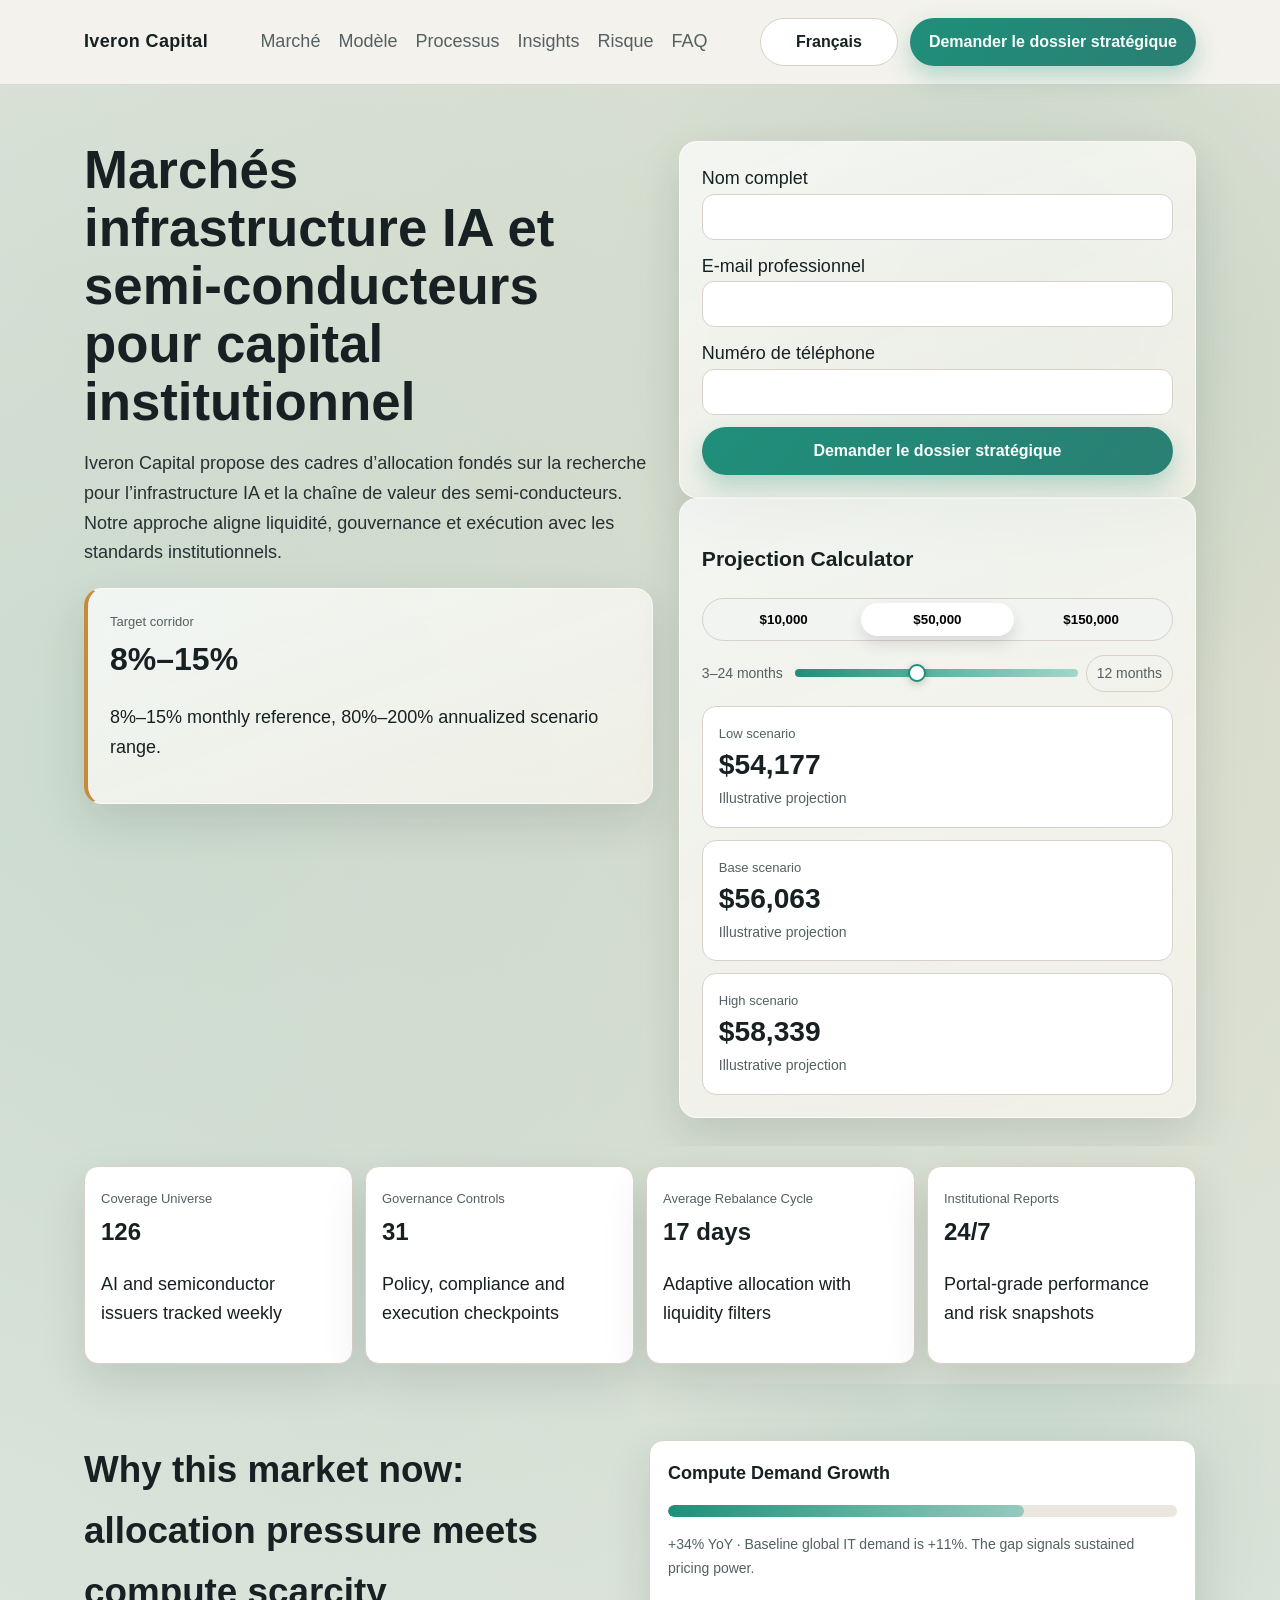
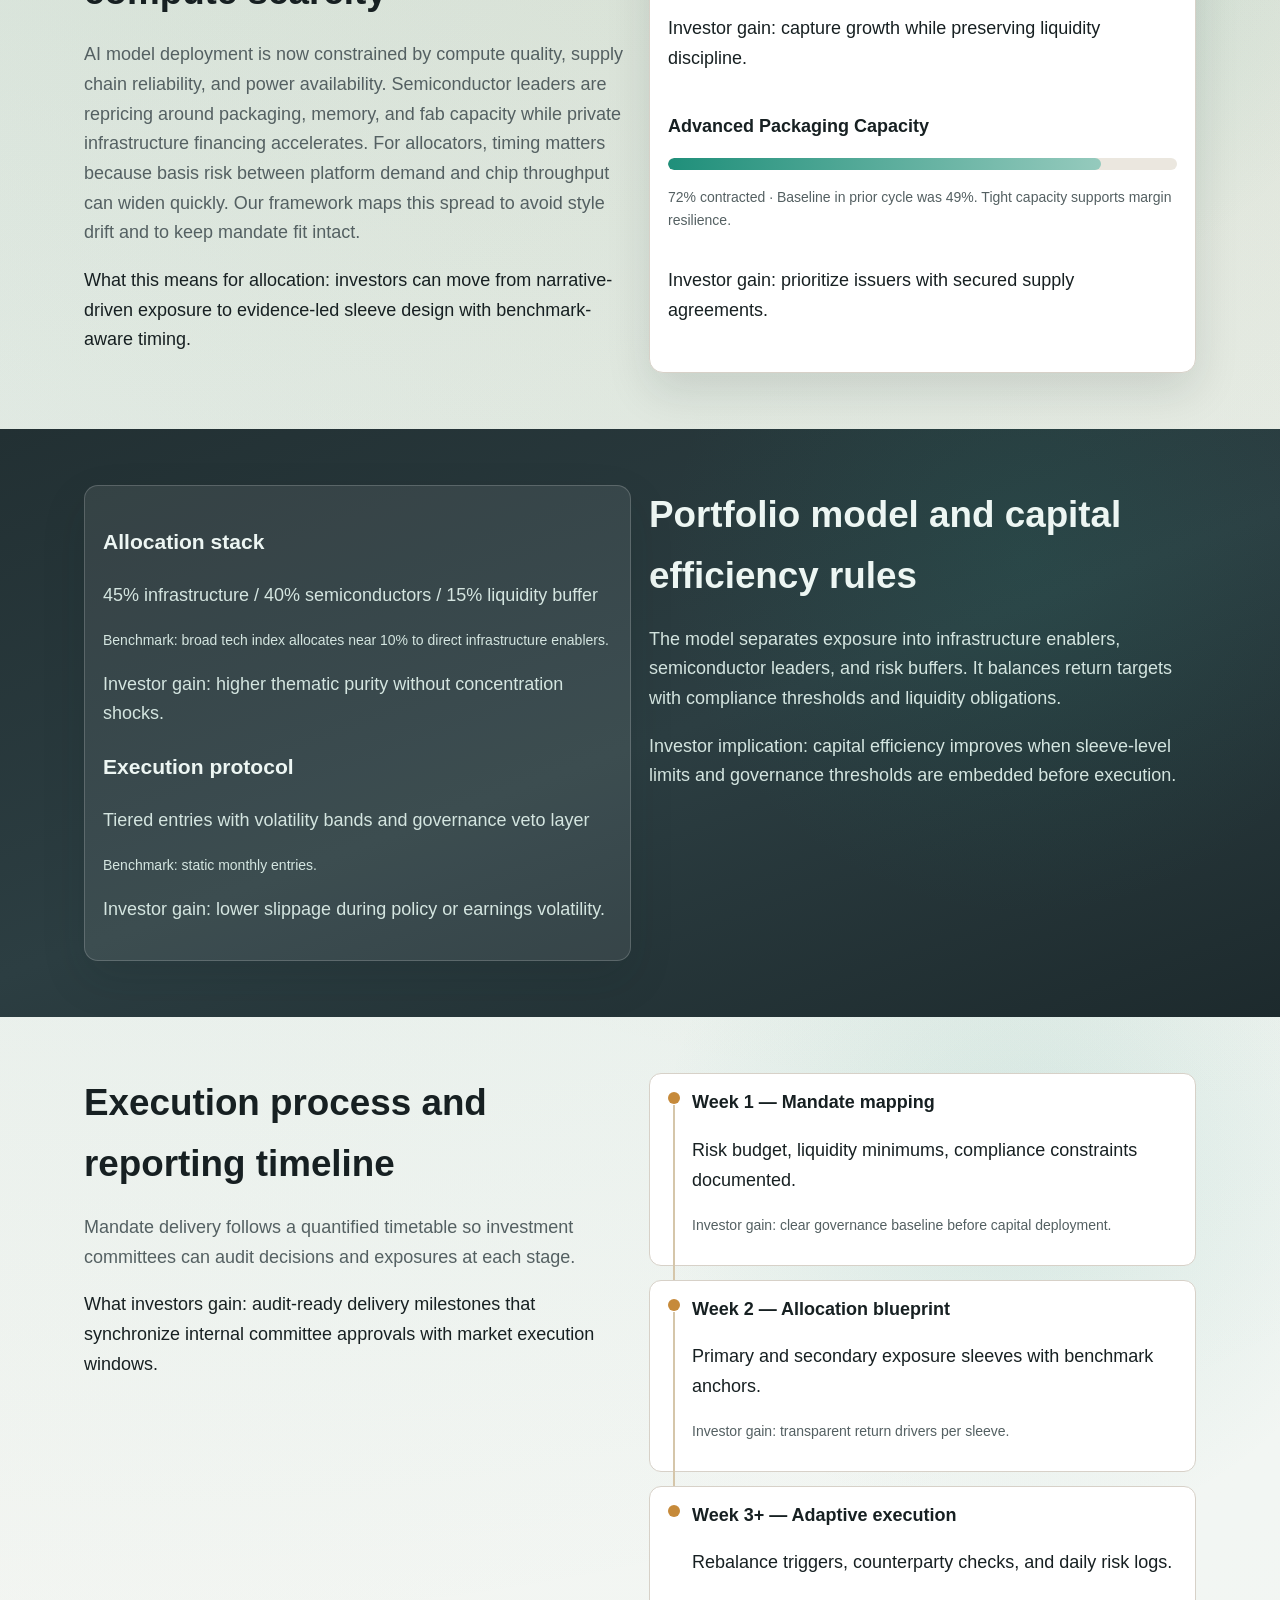
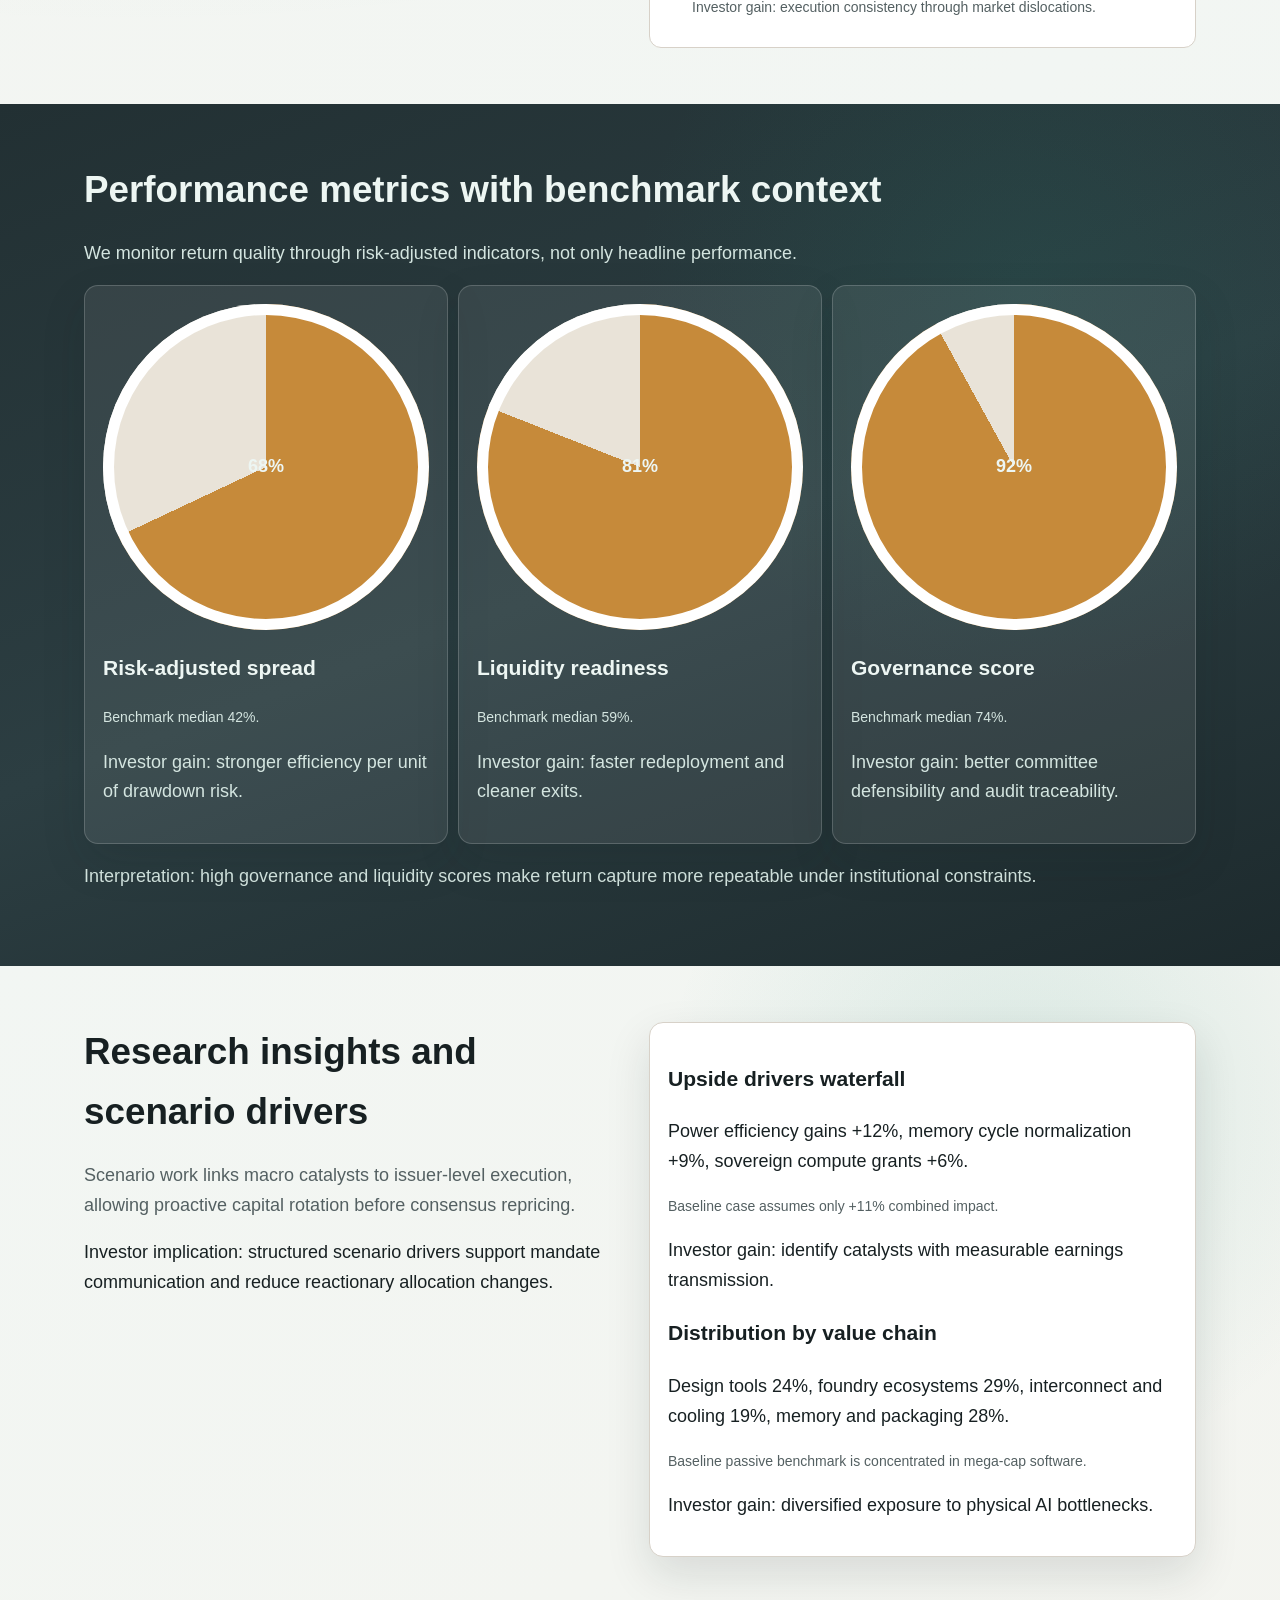
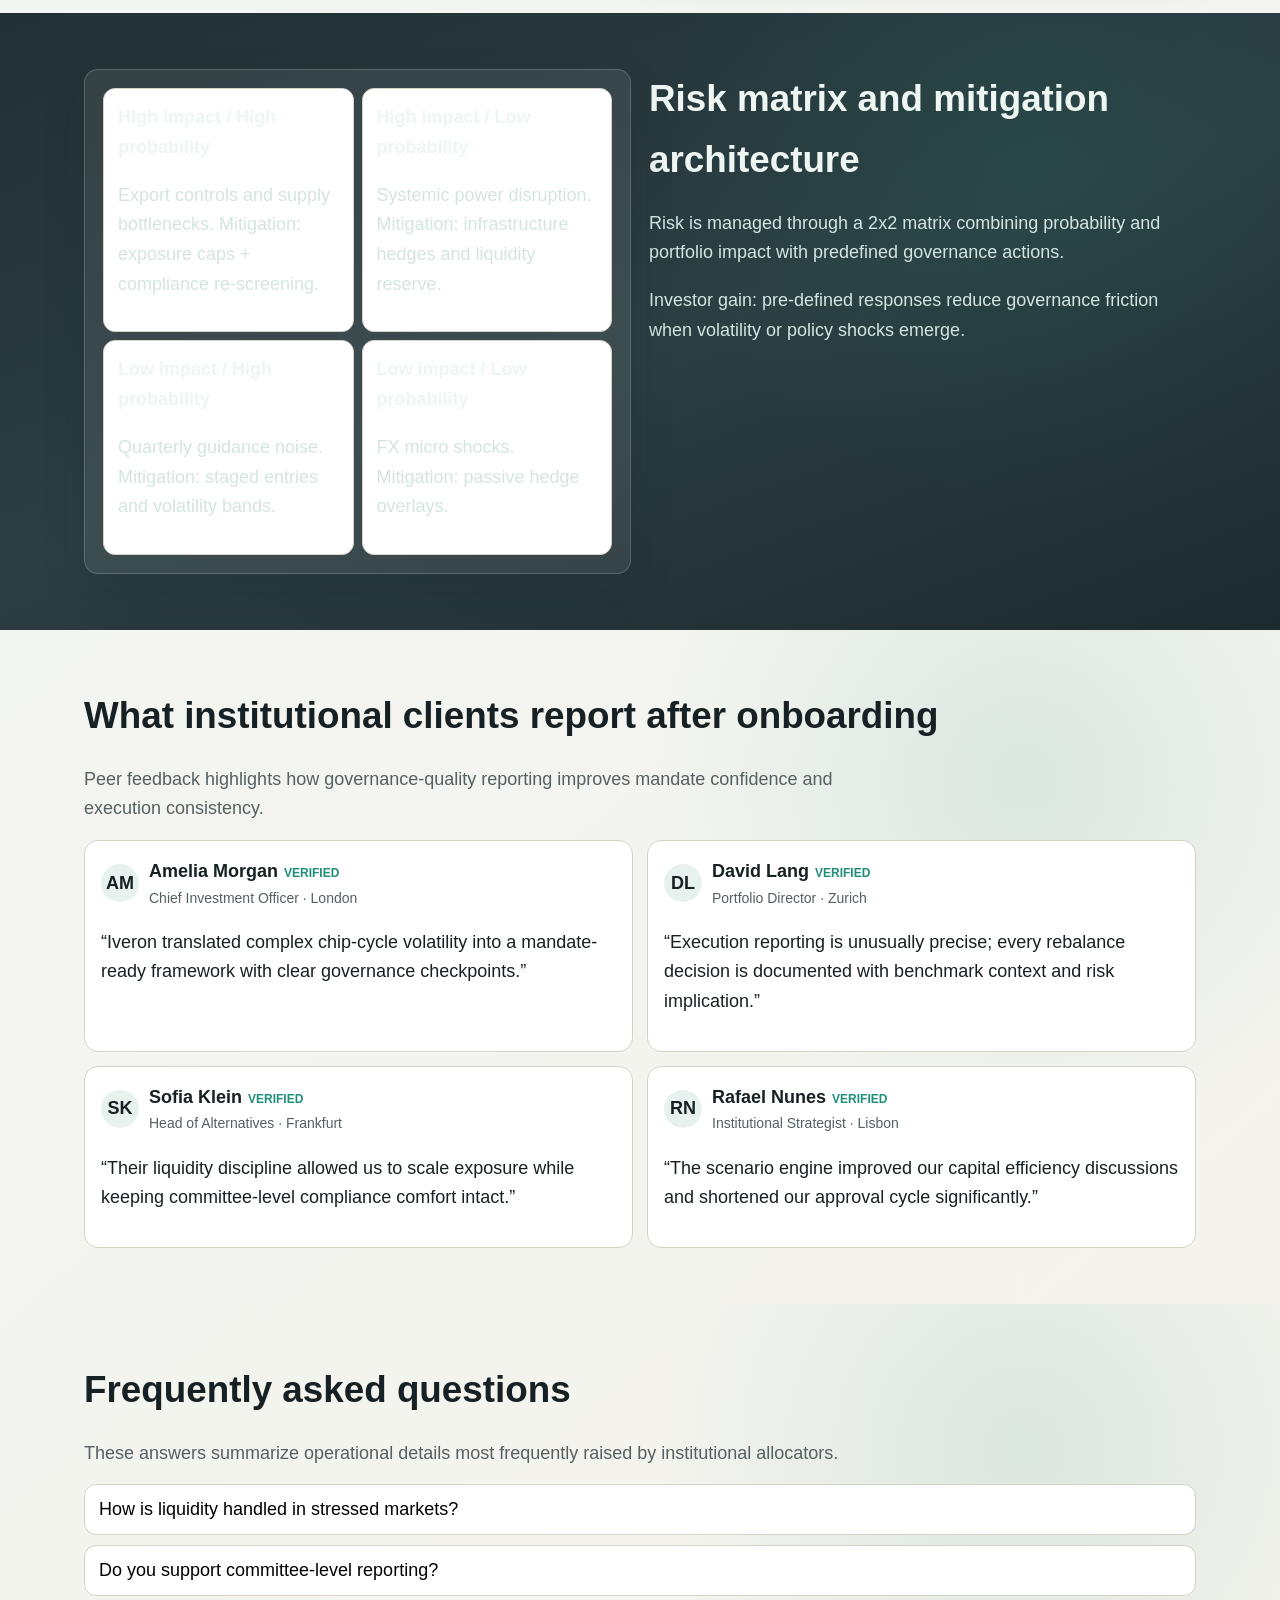
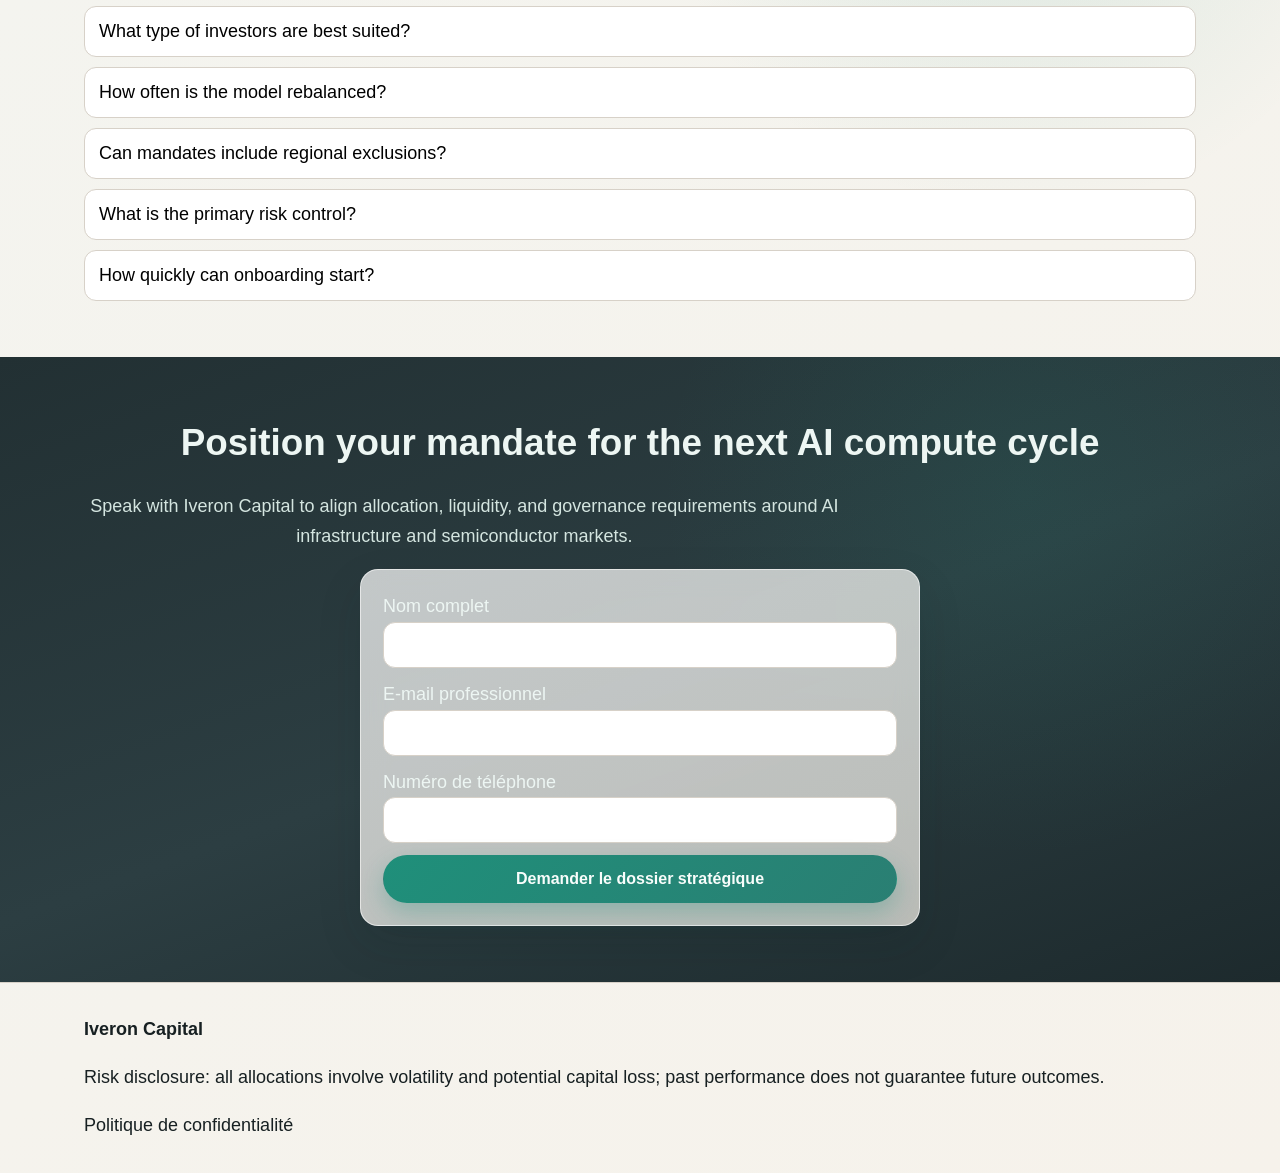
<file: fr/index.html>
<!doctype html>
<html lang="fr">
<head>
  <meta charset="utf-8" />
  <meta name="viewport" content="width=device-width, initial-scale=1" />
  <title>Iveron Capital | Marchés IA Infrastructure et Semi-conducteurs</title>
  <meta name="description" content="Plateforme institutionnelle sur les marchés IA infrastructure et semi-conducteurs, orientée gouvernance et exécution." />
  <link rel="canonical" href="https://iveroncapital.com/fr/index.html" />
  <link rel="alternate" hreflang="en" href="https://iveroncapital.com/index.html" />
  <link rel="alternate" hreflang="de" href="https://iveroncapital.com/de/index.html" />
  <link rel="alternate" hreflang="fr" href="https://iveroncapital.com/fr/index.html" />
  <link rel="alternate" hreflang="es" href="https://iveroncapital.com/es/index.html" />
  <link rel="alternate" hreflang="it" href="https://iveroncapital.com/it/index.html" />
  <link rel="alternate" hreflang="tr" href="https://iveroncapital.com/tr/index.html" />
  <link rel="alternate" hreflang="pt" href="https://iveroncapital.com/pt/index.html" />
  <link rel="alternate" hreflang="ja" href="https://iveroncapital.com/jp/index.html" />
  <link rel="alternate" hreflang="sk" href="https://iveroncapital.com/sk/index.html" />
  <link rel="alternate" hreflang="en-BE" href="https://iveroncapital.com/be/index.html" />
  <meta property="og:title" content="Iveron Capital | Marchés IA Infrastructure et Semi-conducteurs" />
  <meta property="og:description" content="Plateforme institutionnelle sur les marchés IA infrastructure et semi-conducteurs, orientée gouvernance et exécution." />
  <meta property="og:type" content="website" />
  <meta property="og:url" content="https://iveroncapital.com/fr/index.html" />
  <meta name="twitter:card" content="summary_large_image" />
  <meta name="twitter:title" content="Iveron Capital | Marchés IA Infrastructure et Semi-conducteurs" />
  <meta name="twitter:description" content="Plateforme institutionnelle sur les marchés IA infrastructure et semi-conducteurs, orientée gouvernance et exécution." />
  <link rel="stylesheet" href="../assets/style.css" />
  <script type="application/ld+json">{"@context":"https://schema.org","@graph":[{"@type":"Organization","name":"Iveron Capital","url":"https://iveroncapital.com"},{"@type":"WebSite","name":"Iveron Capital","url":"https://iveroncapital.com"},{"@type":"FAQPage","mainEntity":[{"@type":"Question","name":"How is liquidity handled in stressed markets?","acceptedAnswer":{"@type":"Answer","text":"The model keeps a dedicated liquidity sleeve and trigger-based de-risking protocol, so redemption obligations and re-entry opportunities can be managed without forced selling."}}]},{"@type":"Review","author":{"@type":"Person","name":"Amelia Morgan"},"reviewBody":"Iveron translated complex chip-cycle volatility into a mandate-ready framework with clear governance checkpoints.","reviewRating":{"@type":"Rating","ratingValue":"5","bestRating":"5"}}]}</script>
</head>
<body>
<header class="site-header"><div class="container header-inner"><div class="brand">Iveron Capital</div><nav class="nav-links" aria-label="Primary"><a href="#s1">Marché</a><a href="#s2">Modèle</a><a href="#s3">Processus</a><a href="#s4">Insights</a><a href="#s5">Risque</a><a href="#s6">FAQ</a></nav><div class="header-actions"><div class="lang-menu"><button class="lang-toggle" aria-label="Language">Français</button><div class="lang-dropdown" role="menu"><a href="../index.html"><span class="flag"><svg viewBox="0 0 36 36"><rect width="36" height="36" fill="#012169"/><path d="M0 0l36 36M36 0L0 36" stroke="#fff" stroke-width="6"/><path d="M0 0l36 36M36 0L0 36" stroke="#c8102e" stroke-width="3"/><rect x="14" width="8" height="36" fill="#fff"/><rect y="14" width="36" height="8" fill="#fff"/><rect x="16" width="4" height="36" fill="#c8102e"/><rect y="16" width="36" height="4" fill="#c8102e"/></svg></span>English</a>
<a href="../de/index.html"><span class="flag"><svg viewBox="0 0 3 2"><rect width="3" height="2" fill="#ffce00"/><rect width="3" height="1.33" y="0" fill="#dd0000"/><rect width="3" height="0.66" y="0" fill="#000"/></svg></span>Deutsch</a>
<a href="../fr/index.html"><span class="flag"><svg viewBox="0 0 3 2"><rect width="1" height="2" fill="#0055a4"/><rect x="1" width="1" height="2" fill="#fff"/><rect x="2" width="1" height="2" fill="#ef4135"/></svg></span>Français</a>
<a href="../es/index.html"><span class="flag"><svg viewBox="0 0 3 2"><rect width="3" height="2" fill="#aa151b"/><rect y="0.5" width="3" height="1" fill="#f1bf00"/></svg></span>Español</a>
<a href="../it/index.html"><span class="flag"><svg viewBox="0 0 3 2"><rect width="1" height="2" fill="#009246"/><rect x="1" width="1" height="2" fill="#fff"/><rect x="2" width="1" height="2" fill="#ce2b37"/></svg></span>Italiano</a>
<a href="../tr/index.html"><span class="flag"><svg viewBox="0 0 36 24"><rect width="36" height="24" fill="#e30a17"/><circle cx="14" cy="12" r="6" fill="#fff"/><circle cx="16" cy="12" r="5" fill="#e30a17"/><polygon points="22,12 18.5,10 18.5,14" fill="#fff"/></svg></span>Türkçe</a>
<a href="../pt/index.html"><span class="flag"><svg viewBox="0 0 3 2"><rect width="3" height="2" fill="#ff0000"/><rect width="1.2" height="2" fill="#006600"/></svg></span>Português</a>
<a href="../jp/index.html"><span class="flag"><svg viewBox="0 0 3 2"><rect width="3" height="2" fill="#fff"/><circle cx="1.5" cy="1" r="0.5" fill="#bc002d"/></svg></span>日本語</a>
<a href="../sk/index.html"><span class="flag"><svg viewBox="0 0 3 2"><rect width="3" height="2" fill="#ee1c25"/><rect width="3" height="1.33" fill="#0b4ea2"/><rect width="3" height="0.66" fill="#fff"/></svg></span>Slovenčina</a>
<a href="../be/index.html"><span class="flag"><svg viewBox="0 0 3 2"><rect width="1" height="2" fill="#000"/><rect x="1" width="1" height="2" fill="#ffd90c"/><rect x="2" width="1" height="2" fill="#ef3340"/></svg></span>Belgium</a></div></div><a class="btn btn-primary" href="#lead">Demander le dossier stratégique</a><button class="drawer-toggle" aria-label="Menu">☰</button></div></div></header>
<div class="mobile-drawer" aria-hidden="true"><div class="drawer-panel"><button class="btn drawer-close" aria-label="Close">✕</button><nav class="drawer-nav"><a href="#s1">Marché</a><a href="#s2">Modèle</a><a href="#s3">Processus</a><a href="#s4">Insights</a><a href="#s5">Risque</a><a href="#s6">FAQ</a></nav><div class="lang-menu"><button class="lang-toggle">Français</button><div class="lang-dropdown open"><a href="../index.html"><span class="flag"><svg viewBox="0 0 36 36"><rect width="36" height="36" fill="#012169"/><path d="M0 0l36 36M36 0L0 36" stroke="#fff" stroke-width="6"/><path d="M0 0l36 36M36 0L0 36" stroke="#c8102e" stroke-width="3"/><rect x="14" width="8" height="36" fill="#fff"/><rect y="14" width="36" height="8" fill="#fff"/><rect x="16" width="4" height="36" fill="#c8102e"/><rect y="16" width="36" height="4" fill="#c8102e"/></svg></span>English</a>
<a href="../de/index.html"><span class="flag"><svg viewBox="0 0 3 2"><rect width="3" height="2" fill="#ffce00"/><rect width="3" height="1.33" y="0" fill="#dd0000"/><rect width="3" height="0.66" y="0" fill="#000"/></svg></span>Deutsch</a>
<a href="../fr/index.html"><span class="flag"><svg viewBox="0 0 3 2"><rect width="1" height="2" fill="#0055a4"/><rect x="1" width="1" height="2" fill="#fff"/><rect x="2" width="1" height="2" fill="#ef4135"/></svg></span>Français</a>
<a href="../es/index.html"><span class="flag"><svg viewBox="0 0 3 2"><rect width="3" height="2" fill="#aa151b"/><rect y="0.5" width="3" height="1" fill="#f1bf00"/></svg></span>Español</a>
<a href="../it/index.html"><span class="flag"><svg viewBox="0 0 3 2"><rect width="1" height="2" fill="#009246"/><rect x="1" width="1" height="2" fill="#fff"/><rect x="2" width="1" height="2" fill="#ce2b37"/></svg></span>Italiano</a>
<a href="../tr/index.html"><span class="flag"><svg viewBox="0 0 36 24"><rect width="36" height="24" fill="#e30a17"/><circle cx="14" cy="12" r="6" fill="#fff"/><circle cx="16" cy="12" r="5" fill="#e30a17"/><polygon points="22,12 18.5,10 18.5,14" fill="#fff"/></svg></span>Türkçe</a>
<a href="../pt/index.html"><span class="flag"><svg viewBox="0 0 3 2"><rect width="3" height="2" fill="#ff0000"/><rect width="1.2" height="2" fill="#006600"/></svg></span>Português</a>
<a href="../jp/index.html"><span class="flag"><svg viewBox="0 0 3 2"><rect width="3" height="2" fill="#fff"/><circle cx="1.5" cy="1" r="0.5" fill="#bc002d"/></svg></span>日本語</a>
<a href="../sk/index.html"><span class="flag"><svg viewBox="0 0 3 2"><rect width="3" height="2" fill="#ee1c25"/><rect width="3" height="1.33" fill="#0b4ea2"/><rect width="3" height="0.66" fill="#fff"/></svg></span>Slovenčina</a>
<a href="../be/index.html"><span class="flag"><svg viewBox="0 0 3 2"><rect width="1" height="2" fill="#000"/><rect x="1" width="1" height="2" fill="#ffd90c"/><rect x="2" width="1" height="2" fill="#ef3340"/></svg></span>Belgium</a></div></div><a class="btn btn-primary" href="#lead">Demander le dossier stratégique</a></div></div>

<main>
<section class="hero section-wrap"><div class="container hero-grid"><div><h1>Marchés infrastructure IA et semi-conducteurs pour capital institutionnel</h1><p class="hero-intro">Iveron Capital propose des cadres d’allocation fondés sur la recherche pour l’infrastructure IA et la chaîne de valeur des semi-conducteurs. Notre approche aligne liquidité, gouvernance et exécution avec les standards institutionnels.</p><article class="glass-panel target-card"><div class="result-label">Target corridor</div><div class="target-value">8%–15%</div><p>8%–15% monthly reference, 80%–200% annualized scenario range.</p></article></div><div><article class="glass-panel form-card" id="lead"><form><label>Nom complet<input type="text" required /></label><label>E-mail professionnel<input type="email" required /></label><label>Numéro de téléphone<input type="tel" required /></label><button class="btn btn-primary" type="submit">Demander le dossier stratégique</button></form></article><article class="glass-panel calc-card"><h3>Projection Calculator</h3><div class="calc-controls"><div class="segmented" aria-label="Amount selector"><button data-amount="10000">$10,000</button><button data-amount="50000" class="active">$50,000</button><button data-amount="150000">$150,000</button></div><div class="slider-row"><span class="range-label">3–24 months</span><input id="monthsRange" type="range" min="3" max="24" value="12" /><span class="month-pill">12 months</span></div></div><div class="calc-results"><div class="result-card"><div class="result-label">Low scenario</div><div class="result-value" data-result="low"></div><div class="benchmark">Illustrative projection</div></div><div class="result-card"><div class="result-label">Base scenario</div><div class="result-value" data-result="base"></div><div class="benchmark">Illustrative projection</div></div><div class="result-card"><div class="result-label">High scenario</div><div class="result-value" data-result="high"></div><div class="benchmark">Illustrative projection</div></div></div></article></div></div></section>

<section class="kpi-strip"><div class="container kpi-grid"><article class="kpi-card"><span class="result-label">Coverage Universe</span><strong>126</strong><p>AI and semiconductor issuers tracked weekly</p></article><article class="kpi-card"><span class="result-label">Governance Controls</span><strong>31</strong><p>Policy, compliance and execution checkpoints</p></article><article class="kpi-card"><span class="result-label">Average Rebalance Cycle</span><strong>17 days</strong><p>Adaptive allocation with liquidity filters</p></article><article class="kpi-card"><span class="result-label">Institutional Reports</span><strong>24/7</strong><p>Portal-grade performance and risk snapshots</p></article></div></section>

<section id="s1" class="section-wrap"><div class="container split"><div><h2>Why this market now: allocation pressure meets compute scarcity</h2><p class="section-lead">AI model deployment is now constrained by compute quality, supply chain reliability, and power availability. Semiconductor leaders are repricing around packaging, memory, and fab capacity while private infrastructure financing accelerates. For allocators, timing matters because basis risk between platform demand and chip throughput can widen quickly. Our framework maps this spread to avoid style drift and to keep mandate fit intact.</p><p>What this means for allocation: investors can move from narrative-driven exposure to evidence-led sleeve design with benchmark-aware timing.</p></div><div class="visual-card chart-bars"><div class="bar-row"><strong>Compute Demand Growth</strong><div class="bar-track"><div class="bar-fill" style="width:70%"></div></div><div class="benchmark">+34% YoY · Baseline global IT demand is +11%. The gap signals sustained pricing power.</div><p>Investor gain: capture growth while preserving liquidity discipline.</p></div><div class="bar-row"><strong>Advanced Packaging Capacity</strong><div class="bar-track"><div class="bar-fill" style="width:85%"></div></div><div class="benchmark">72% contracted · Baseline in prior cycle was 49%. Tight capacity supports margin resilience.</div><p>Investor gain: prioritize issuers with secured supply agreements.</p></div></div></div></section>

<section id="s2" class="alt-dark section-wrap"><div class="container split"><div class="visual-card"><h3>Allocation stack</h3><p>45% infrastructure / 40% semiconductors / 15% liquidity buffer</p><p class="benchmark">Benchmark: broad tech index allocates near 10% to direct infrastructure enablers.</p><p>Investor gain: higher thematic purity without concentration shocks.</p><h3>Execution protocol</h3><p>Tiered entries with volatility bands and governance veto layer</p><p class="benchmark">Benchmark: static monthly entries.</p><p>Investor gain: lower slippage during policy or earnings volatility.</p></div><div><h2>Portfolio model and capital efficiency rules</h2><p class="section-lead">The model separates exposure into infrastructure enablers, semiconductor leaders, and risk buffers. It balances return targets with compliance thresholds and liquidity obligations.</p><p>Investor implication: capital efficiency improves when sleeve-level limits and governance thresholds are embedded before execution.</p></div></div></section>

<section id="s3" class="section-wrap"><div class="container split"><div><h2>Execution process and reporting timeline</h2><p class="section-lead">Mandate delivery follows a quantified timetable so investment committees can audit decisions and exposures at each stage.</p><p>What investors gain: audit-ready delivery milestones that synchronize internal committee approvals with market execution windows.</p></div><div class="timeline"><article class="timeline-step"><strong>Week 1 — Mandate mapping</strong><p>Risk budget, liquidity minimums, compliance constraints documented.</p><p class="benchmark">Investor gain: clear governance baseline before capital deployment.</p></article><article class="timeline-step"><strong>Week 2 — Allocation blueprint</strong><p>Primary and secondary exposure sleeves with benchmark anchors.</p><p class="benchmark">Investor gain: transparent return drivers per sleeve.</p></article><article class="timeline-step"><strong>Week 3+ — Adaptive execution</strong><p>Rebalance triggers, counterparty checks, and daily risk logs.</p><p class="benchmark">Investor gain: execution consistency through market dislocations.</p></article></div></div></section>

<section id="s4" class="alt-dark section-wrap"><div class="container"><h2>Performance metrics with benchmark context</h2><p class="section-lead">We monitor return quality through risk-adjusted indicators, not only headline performance.</p><div class="ring-grid"><article class="visual-card"><div class="ring" style="--pct:68"><span>68%</span></div><h3>Risk-adjusted spread</h3><p class="benchmark">Benchmark median 42%.</p><p>Investor gain: stronger efficiency per unit of drawdown risk.</p></article><article class="visual-card"><div class="ring" style="--pct:81"><span>81%</span></div><h3>Liquidity readiness</h3><p class="benchmark">Benchmark median 59%.</p><p>Investor gain: faster redeployment and cleaner exits.</p></article><article class="visual-card"><div class="ring" style="--pct:92"><span>92%</span></div><h3>Governance score</h3><p class="benchmark">Benchmark median 74%.</p><p>Investor gain: better committee defensibility and audit traceability.</p></article></div><p>Interpretation: high governance and liquidity scores make return capture more repeatable under institutional constraints.</p></div></section>

<section id="s5" class="section-wrap"><div class="container split"><div><h2>Research insights and scenario drivers</h2><p class="section-lead">Scenario work links macro catalysts to issuer-level execution, allowing proactive capital rotation before consensus repricing.</p><p>Investor implication: structured scenario drivers support mandate communication and reduce reactionary allocation changes.</p></div><div class="visual-card"><h3>Upside drivers waterfall</h3><p>Power efficiency gains +12%, memory cycle normalization +9%, sovereign compute grants +6%.</p><p class="benchmark">Baseline case assumes only +11% combined impact.</p><p>Investor gain: identify catalysts with measurable earnings transmission.</p><h3>Distribution by value chain</h3><p>Design tools 24%, foundry ecosystems 29%, interconnect and cooling 19%, memory and packaging 28%.</p><p class="benchmark">Baseline passive benchmark is concentrated in mega-cap software.</p><p>Investor gain: diversified exposure to physical AI bottlenecks.</p></div></div></section>

<section id="s6" class="alt-dark section-wrap"><div class="container split"><div class="visual-card"><div class="matrix"><div><strong>High impact / High probability</strong><p>Export controls and supply bottlenecks. Mitigation: exposure caps + compliance re-screening.</p></div><div><strong>High impact / Low probability</strong><p>Systemic power disruption. Mitigation: infrastructure hedges and liquidity reserve.</p></div><div><strong>Low impact / High probability</strong><p>Quarterly guidance noise. Mitigation: staged entries and volatility bands.</p></div><div><strong>Low impact / Low probability</strong><p>FX micro shocks. Mitigation: passive hedge overlays.</p></div></div></div><div><h2>Risk matrix and mitigation architecture</h2><p class="section-lead">Risk is managed through a 2x2 matrix combining probability and portfolio impact with predefined governance actions.</p><p>Investor gain: pre-defined responses reduce governance friction when volatility or policy shocks emerge.</p></div></div></section>

<section id="s7" class="section-wrap"><div class="container"><h2>What institutional clients report after onboarding</h2><p class="section-lead">Peer feedback highlights how governance-quality reporting improves mandate confidence and execution consistency.</p><div class="reviews-grid"><article class="review-card"><div class="review-head"><div class="initials">AM</div><div><strong>Amelia Morgan</strong><span class="verified">VERIFIED</span><div class="benchmark">Chief Investment Officer · London</div></div></div><p>“Iveron translated complex chip-cycle volatility into a mandate-ready framework with clear governance checkpoints.”</p></article><article class="review-card"><div class="review-head"><div class="initials">DL</div><div><strong>David Lang</strong><span class="verified">VERIFIED</span><div class="benchmark">Portfolio Director · Zurich</div></div></div><p>“Execution reporting is unusually precise; every rebalance decision is documented with benchmark context and risk implication.”</p></article><article class="review-card"><div class="review-head"><div class="initials">SK</div><div><strong>Sofia Klein</strong><span class="verified">VERIFIED</span><div class="benchmark">Head of Alternatives · Frankfurt</div></div></div><p>“Their liquidity discipline allowed us to scale exposure while keeping committee-level compliance comfort intact.”</p></article><article class="review-card"><div class="review-head"><div class="initials">RN</div><div><strong>Rafael Nunes</strong><span class="verified">VERIFIED</span><div class="benchmark">Institutional Strategist · Lisbon</div></div></div><p>“The scenario engine improved our capital efficiency discussions and shortened our approval cycle significantly.”</p></article></div></div></section>

<section id="s8" class="section-wrap"><div class="container"><h2>Frequently asked questions</h2><p class="section-lead">These answers summarize operational details most frequently raised by institutional allocators.</p><div class="faq-list"><article class="faq-item"><button class="faq-q">How is liquidity handled in stressed markets?</button><div class="faq-answer">The model keeps a dedicated liquidity sleeve and trigger-based de-risking protocol, so redemption obligations and re-entry opportunities can be managed without forced selling.</div></article><article class="faq-item"><button class="faq-q">Do you support committee-level reporting?</button><div class="faq-answer">Yes. We provide periodic and on-demand reporting covering allocation changes, benchmark deltas, governance logs, and risk-adjusted outcomes.</div></article><article class="faq-item"><button class="faq-q">What type of investors are best suited?</button><div class="faq-answer">Family offices, pension committees, and institutional allocators seeking thematic exposure with formal governance and compliance structure.</div></article><article class="faq-item"><button class="faq-q">How often is the model rebalanced?</button><div class="faq-answer">Typically every 17 days, with event-driven overrides when volatility, regulation, or earnings regimes shift materially.</div></article><article class="faq-item"><button class="faq-q">Can mandates include regional exclusions?</button><div class="faq-answer">Yes. Geographic and policy exclusions are integrated in pre-trade screening and monitored continuously.</div></article><article class="faq-item"><button class="faq-q">What is the primary risk control?</button><div class="faq-answer">Position and sleeve limits linked to a probability-impact matrix plus execution veto checks.</div></article><article class="faq-item"><button class="faq-q">How quickly can onboarding start?</button><div class="faq-answer">A mandate discovery call can be arranged immediately, and implementation planning usually starts within one business week.</div></article></div></div></section>

<section class="final-cta alt-dark section-wrap"><div class="container"><h2>Position your mandate for the next AI compute cycle</h2><p class="section-lead">Speak with Iveron Capital to align allocation, liquidity, and governance requirements around AI infrastructure and semiconductor markets.</p><article class="glass-panel form-card"><form><label>Nom complet<input type="text" required /></label><label>E-mail professionnel<input type="email" required /></label><label>Numéro de téléphone<input type="tel" required /></label><button class="btn btn-primary" type="submit">Demander le dossier stratégique</button></form></article></div></section>
</main>

<footer><div class="container"><strong>Iveron Capital</strong><p>Risk disclosure: all allocations involve volatility and potential capital loss; past performance does not guarantee future outcomes.</p><a href="#" data-open-modal>Politique de confidentialité</a></div></footer>

<div class="modal" id="privacyModal" aria-hidden="true"><div class="modal-box"><div class="modal-head"><button class="btn" data-close-modal aria-label="Close">✕</button></div><div class="modal-content"><h3>Introduction</h3><p>This policy explains how Iveron Capital processes personal data for investor communications and mandate qualification.</p><h3>Data collection</h3><p>We collect name, professional email, phone number, and interaction metadata from submitted forms.</p><h3>Legal basis</h3><p>Processing relies on legitimate interest, contractual necessity during onboarding, and consent where required by law.</p><h3>Cookies</h3><p>Essential and analytical cookies are used to maintain session integrity and evaluate website performance.</p><h3>Retention</h3><p>Lead data is retained for mandate evaluation periods and archived according to compliance schedules.</p><h3>Third-party sharing</h3><p>Data may be shared with regulated service providers for CRM, analytics, and secure communications under contractual safeguards.</p><h3>Security</h3><p>We apply encryption, access controls, and monitoring procedures designed for institutional data handling.</p><h3>User rights</h3><p>Users can request access, correction, deletion, restriction, portability, or objection as permitted by applicable law.</p><h3>International transfers</h3><p>Cross-border transfers rely on appropriate safeguards including standard contractual clauses.</p><h3>Industry risk disclosure</h3><p>Market commentary is illustrative and does not eliminate capital risk, liquidity risk, or policy risk.</p><h3>Contact</h3><p>For privacy requests, contact privacy@iveroncapital.com.</p></div><div class="modal-foot"><button class="btn" data-close-modal>Fermer</button></div></div></div>

<script defer src="../assets/app.js"></script>
</body>
</html>
</file>
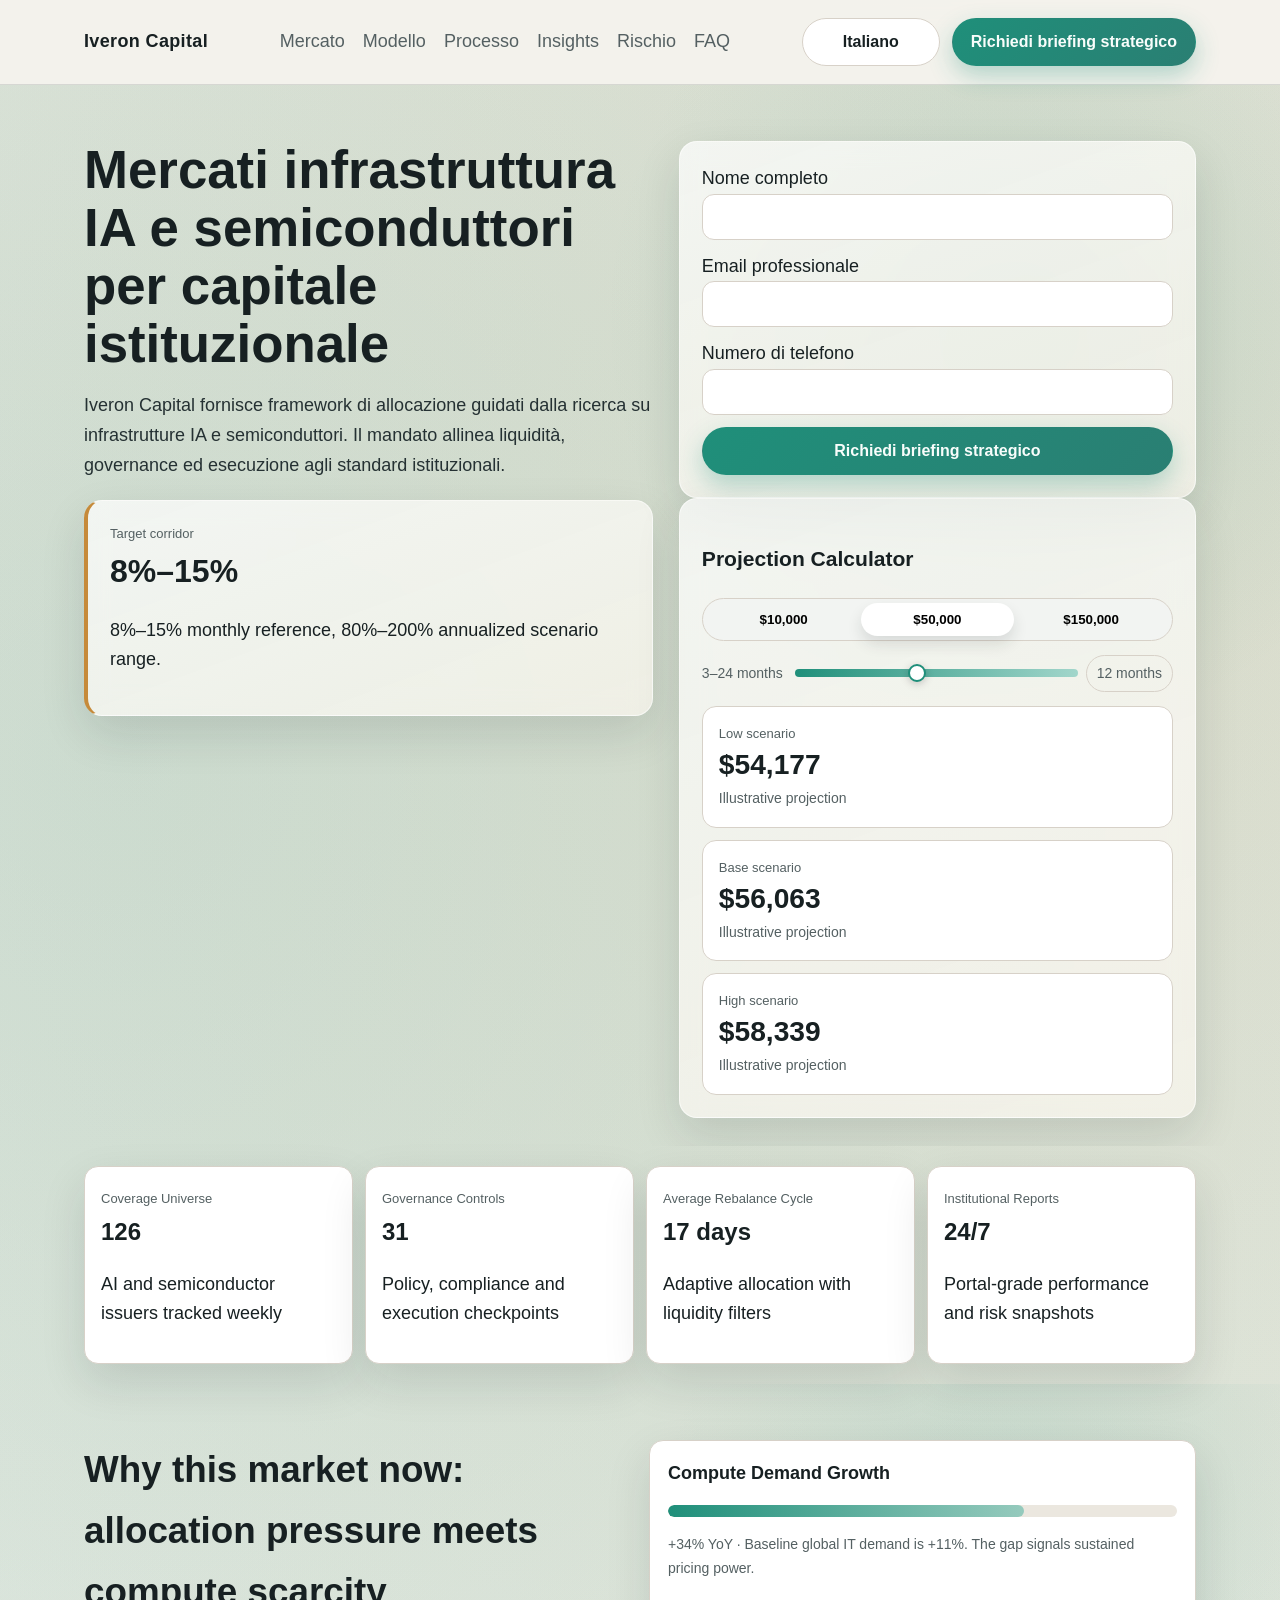
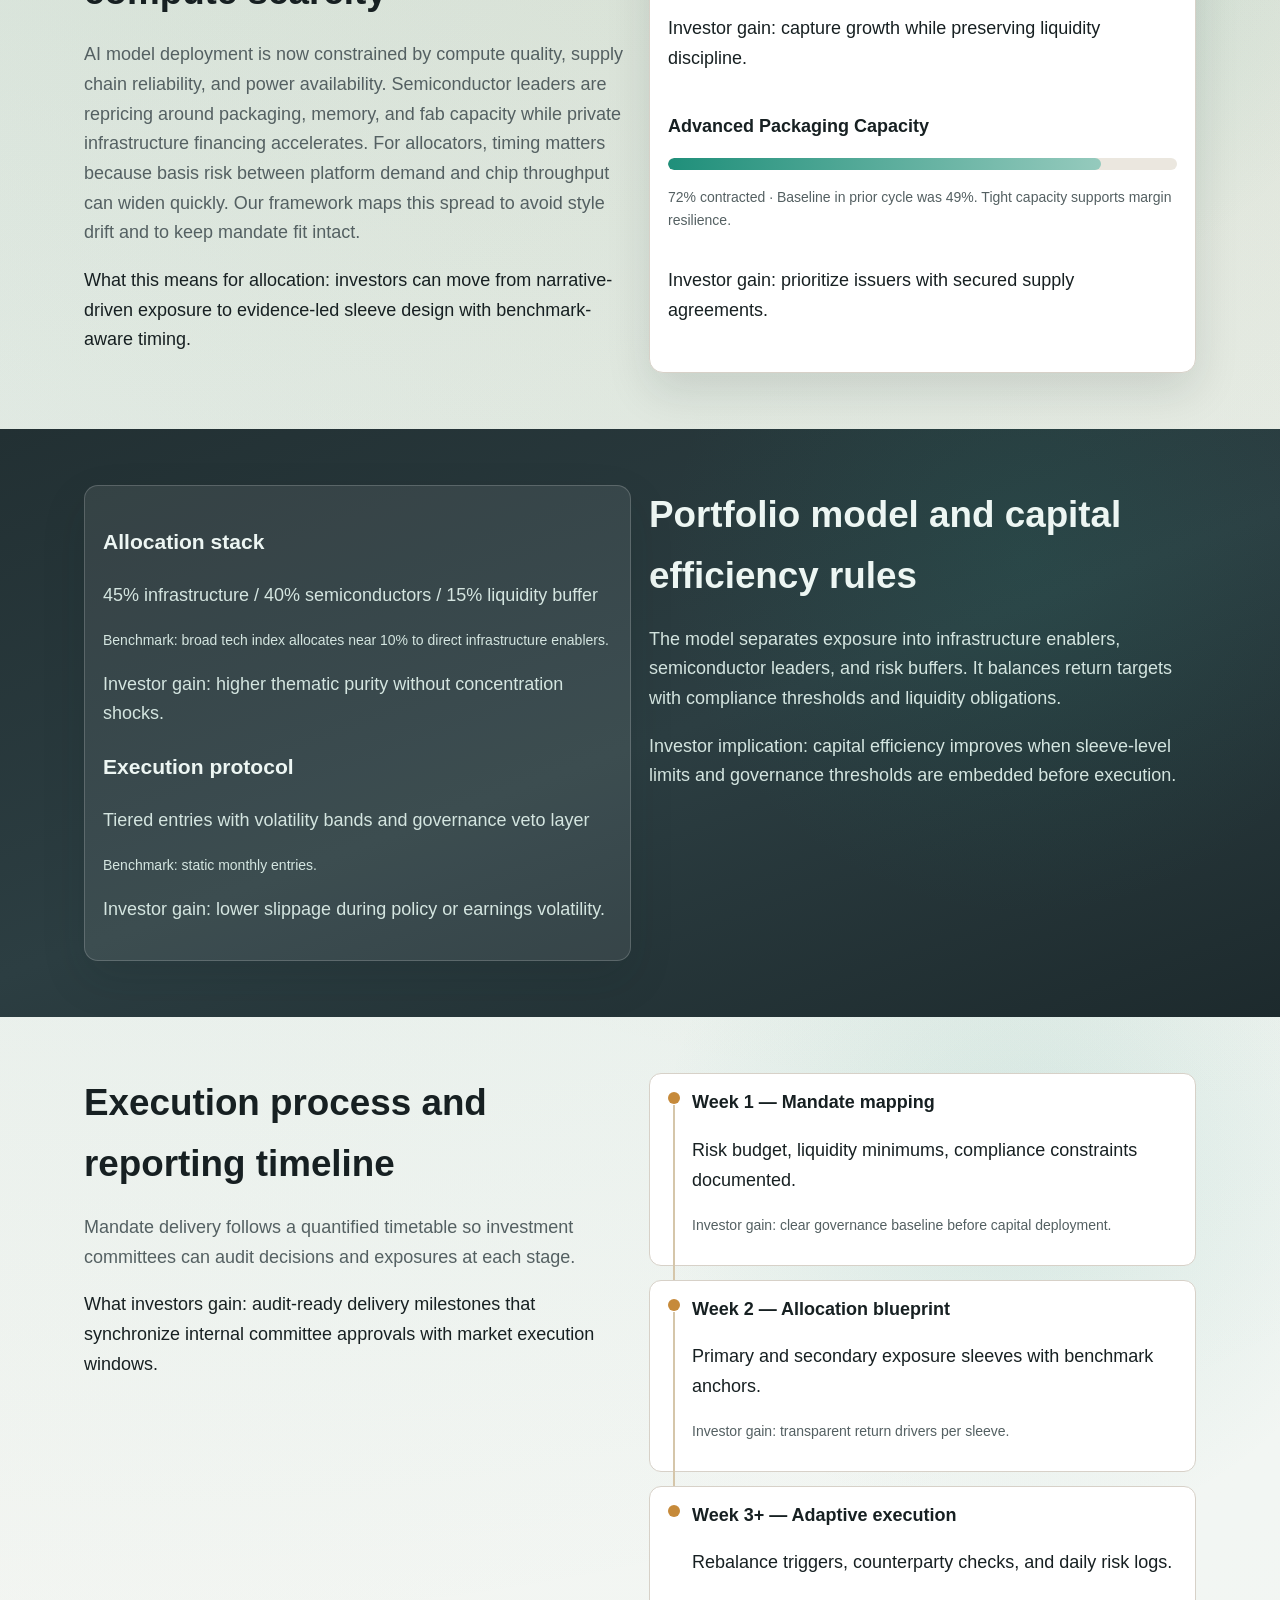
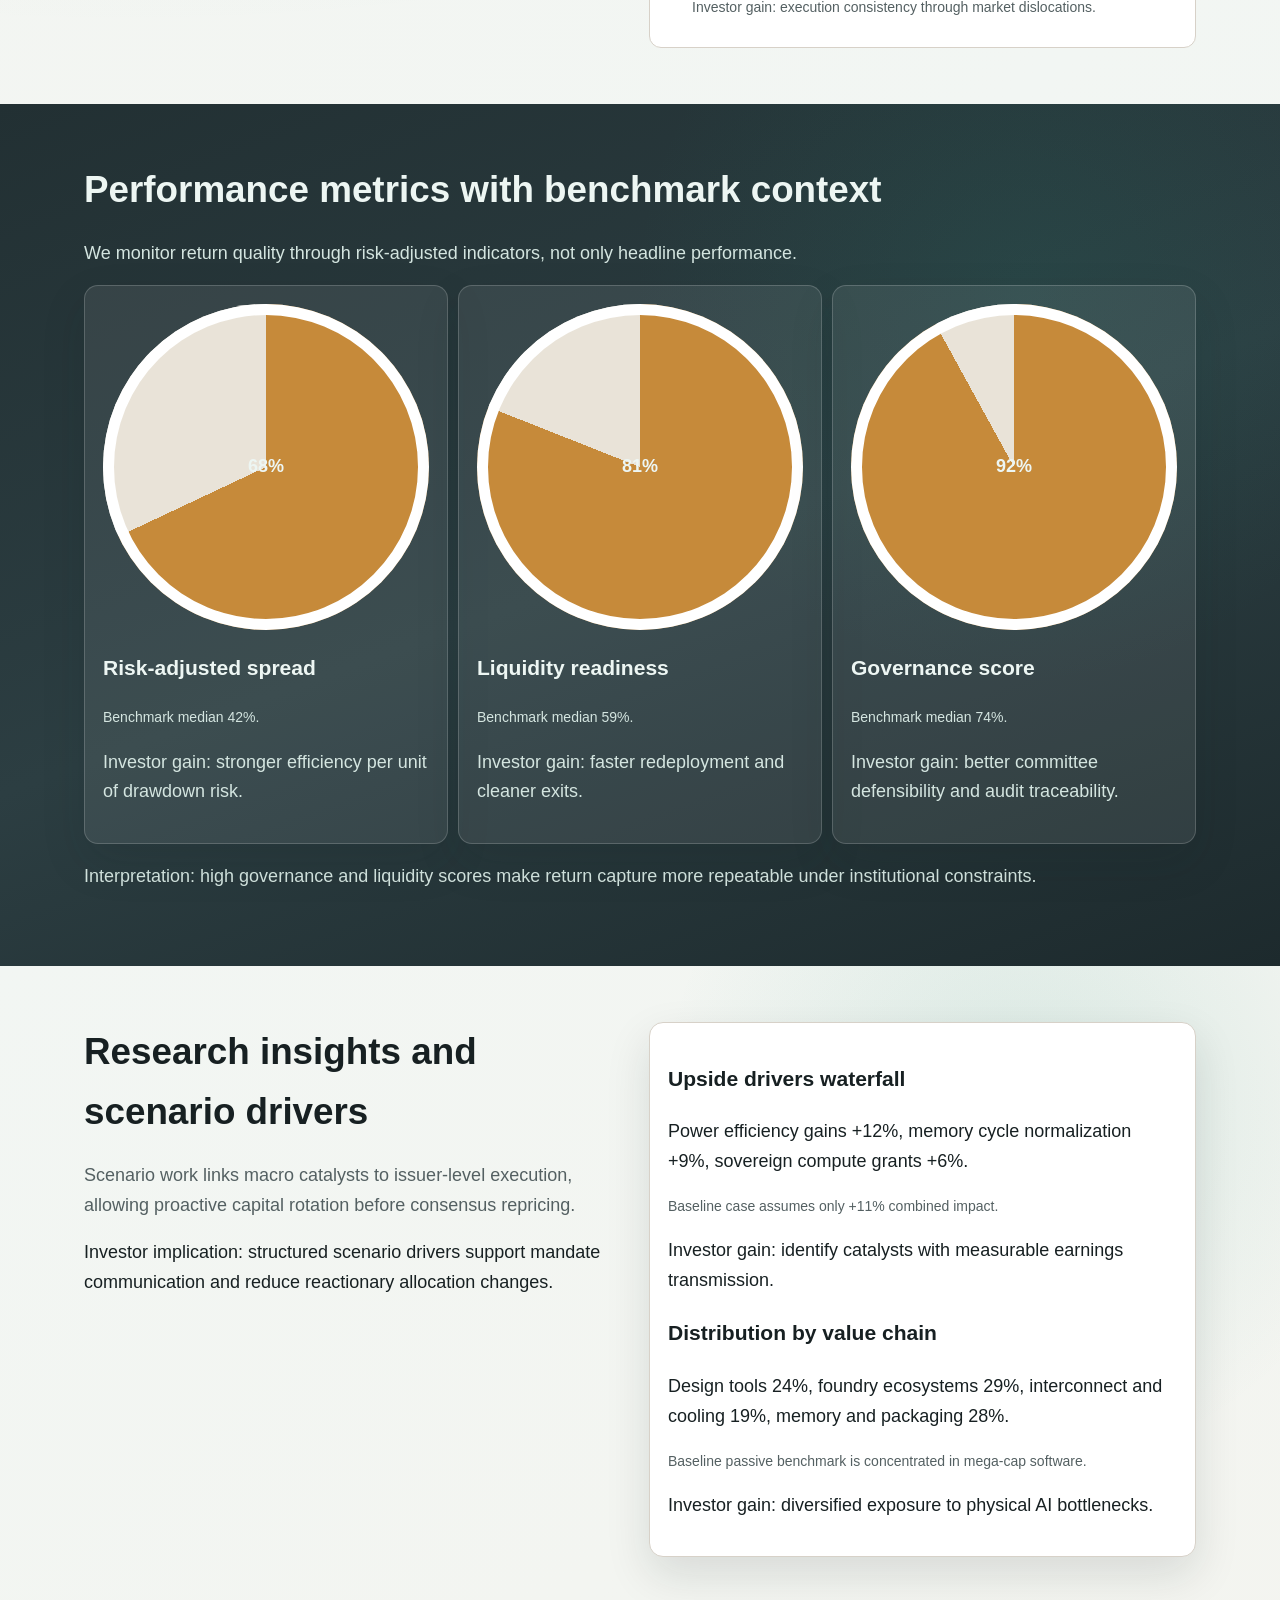
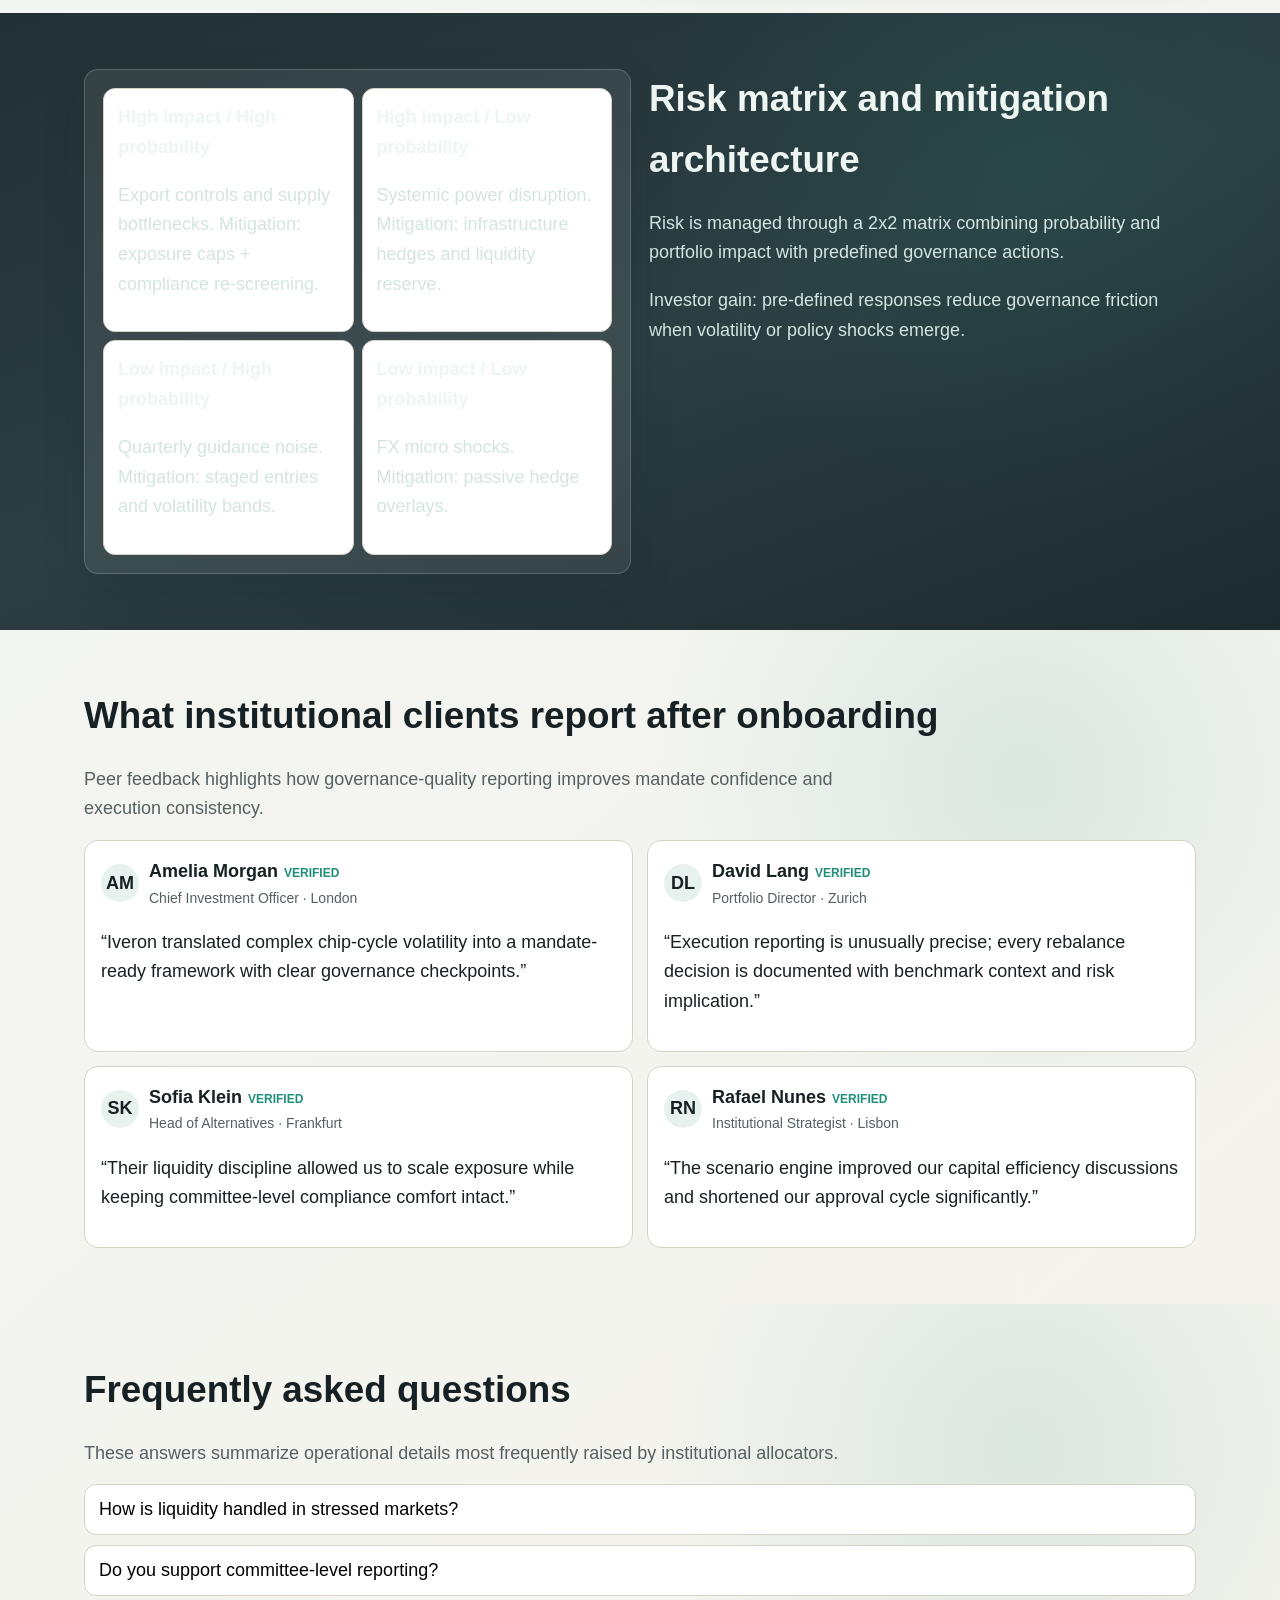
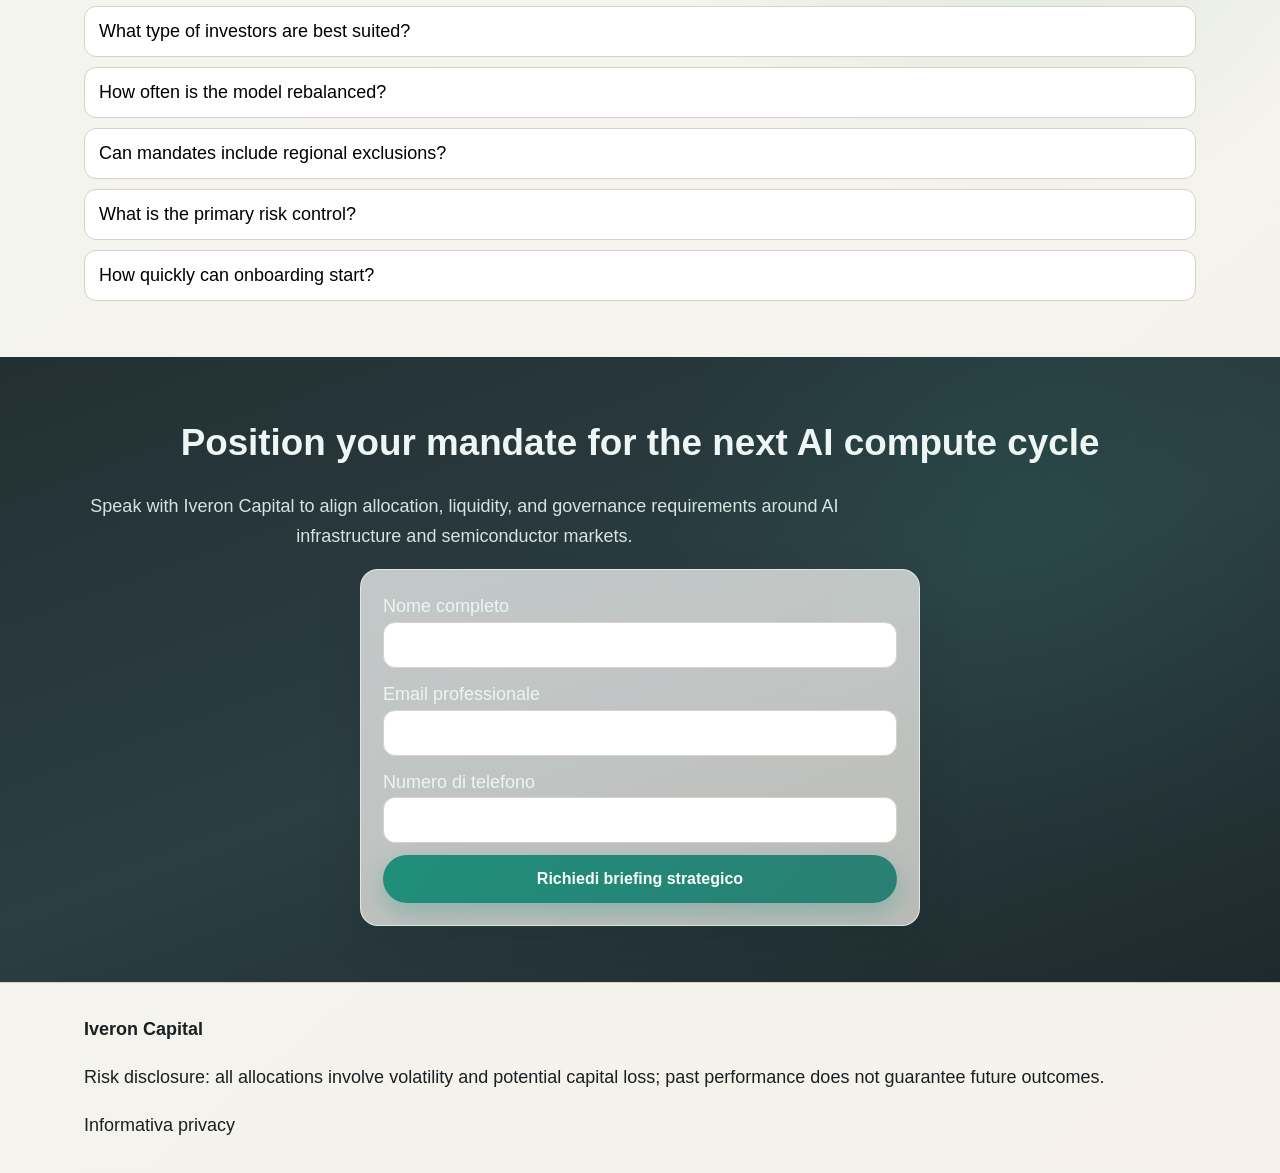
<file: it/index.html>
<!doctype html>
<html lang="it">
<head>
  <meta charset="utf-8" />
  <meta name="viewport" content="width=device-width, initial-scale=1" />
  <title>Iveron Capital | Mercati infrastruttura IA e semiconduttori</title>
  <meta name="description" content="Piattaforma istituzionale per infrastruttura IA e semiconduttori con reporting e governance." />
  <link rel="canonical" href="https://iveroncapital.com/it/index.html" />
  <link rel="alternate" hreflang="en" href="https://iveroncapital.com/index.html" />
  <link rel="alternate" hreflang="de" href="https://iveroncapital.com/de/index.html" />
  <link rel="alternate" hreflang="fr" href="https://iveroncapital.com/fr/index.html" />
  <link rel="alternate" hreflang="es" href="https://iveroncapital.com/es/index.html" />
  <link rel="alternate" hreflang="it" href="https://iveroncapital.com/it/index.html" />
  <link rel="alternate" hreflang="tr" href="https://iveroncapital.com/tr/index.html" />
  <link rel="alternate" hreflang="pt" href="https://iveroncapital.com/pt/index.html" />
  <link rel="alternate" hreflang="ja" href="https://iveroncapital.com/jp/index.html" />
  <link rel="alternate" hreflang="sk" href="https://iveroncapital.com/sk/index.html" />
  <link rel="alternate" hreflang="en-BE" href="https://iveroncapital.com/be/index.html" />
  <meta property="og:title" content="Iveron Capital | Mercati infrastruttura IA e semiconduttori" />
  <meta property="og:description" content="Piattaforma istituzionale per infrastruttura IA e semiconduttori con reporting e governance." />
  <meta property="og:type" content="website" />
  <meta property="og:url" content="https://iveroncapital.com/it/index.html" />
  <meta name="twitter:card" content="summary_large_image" />
  <meta name="twitter:title" content="Iveron Capital | Mercati infrastruttura IA e semiconduttori" />
  <meta name="twitter:description" content="Piattaforma istituzionale per infrastruttura IA e semiconduttori con reporting e governance." />
  <link rel="stylesheet" href="../assets/style.css" />
  <script type="application/ld+json">{"@context":"https://schema.org","@graph":[{"@type":"Organization","name":"Iveron Capital","url":"https://iveroncapital.com"},{"@type":"WebSite","name":"Iveron Capital","url":"https://iveroncapital.com"},{"@type":"FAQPage","mainEntity":[{"@type":"Question","name":"How is liquidity handled in stressed markets?","acceptedAnswer":{"@type":"Answer","text":"The model keeps a dedicated liquidity sleeve and trigger-based de-risking protocol, so redemption obligations and re-entry opportunities can be managed without forced selling."}}]},{"@type":"Review","author":{"@type":"Person","name":"Amelia Morgan"},"reviewBody":"Iveron translated complex chip-cycle volatility into a mandate-ready framework with clear governance checkpoints.","reviewRating":{"@type":"Rating","ratingValue":"5","bestRating":"5"}}]}</script>
</head>
<body>
<header class="site-header"><div class="container header-inner"><div class="brand">Iveron Capital</div><nav class="nav-links" aria-label="Primary"><a href="#s1">Mercato</a><a href="#s2">Modello</a><a href="#s3">Processo</a><a href="#s4">Insights</a><a href="#s5">Rischio</a><a href="#s6">FAQ</a></nav><div class="header-actions"><div class="lang-menu"><button class="lang-toggle" aria-label="Language">Italiano</button><div class="lang-dropdown" role="menu"><a href="../index.html"><span class="flag"><svg viewBox="0 0 36 36"><rect width="36" height="36" fill="#012169"/><path d="M0 0l36 36M36 0L0 36" stroke="#fff" stroke-width="6"/><path d="M0 0l36 36M36 0L0 36" stroke="#c8102e" stroke-width="3"/><rect x="14" width="8" height="36" fill="#fff"/><rect y="14" width="36" height="8" fill="#fff"/><rect x="16" width="4" height="36" fill="#c8102e"/><rect y="16" width="36" height="4" fill="#c8102e"/></svg></span>English</a>
<a href="../de/index.html"><span class="flag"><svg viewBox="0 0 3 2"><rect width="3" height="2" fill="#ffce00"/><rect width="3" height="1.33" y="0" fill="#dd0000"/><rect width="3" height="0.66" y="0" fill="#000"/></svg></span>Deutsch</a>
<a href="../fr/index.html"><span class="flag"><svg viewBox="0 0 3 2"><rect width="1" height="2" fill="#0055a4"/><rect x="1" width="1" height="2" fill="#fff"/><rect x="2" width="1" height="2" fill="#ef4135"/></svg></span>Français</a>
<a href="../es/index.html"><span class="flag"><svg viewBox="0 0 3 2"><rect width="3" height="2" fill="#aa151b"/><rect y="0.5" width="3" height="1" fill="#f1bf00"/></svg></span>Español</a>
<a href="../it/index.html"><span class="flag"><svg viewBox="0 0 3 2"><rect width="1" height="2" fill="#009246"/><rect x="1" width="1" height="2" fill="#fff"/><rect x="2" width="1" height="2" fill="#ce2b37"/></svg></span>Italiano</a>
<a href="../tr/index.html"><span class="flag"><svg viewBox="0 0 36 24"><rect width="36" height="24" fill="#e30a17"/><circle cx="14" cy="12" r="6" fill="#fff"/><circle cx="16" cy="12" r="5" fill="#e30a17"/><polygon points="22,12 18.5,10 18.5,14" fill="#fff"/></svg></span>Türkçe</a>
<a href="../pt/index.html"><span class="flag"><svg viewBox="0 0 3 2"><rect width="3" height="2" fill="#ff0000"/><rect width="1.2" height="2" fill="#006600"/></svg></span>Português</a>
<a href="../jp/index.html"><span class="flag"><svg viewBox="0 0 3 2"><rect width="3" height="2" fill="#fff"/><circle cx="1.5" cy="1" r="0.5" fill="#bc002d"/></svg></span>日本語</a>
<a href="../sk/index.html"><span class="flag"><svg viewBox="0 0 3 2"><rect width="3" height="2" fill="#ee1c25"/><rect width="3" height="1.33" fill="#0b4ea2"/><rect width="3" height="0.66" fill="#fff"/></svg></span>Slovenčina</a>
<a href="../be/index.html"><span class="flag"><svg viewBox="0 0 3 2"><rect width="1" height="2" fill="#000"/><rect x="1" width="1" height="2" fill="#ffd90c"/><rect x="2" width="1" height="2" fill="#ef3340"/></svg></span>Belgium</a></div></div><a class="btn btn-primary" href="#lead">Richiedi briefing strategico</a><button class="drawer-toggle" aria-label="Menu">☰</button></div></div></header>
<div class="mobile-drawer" aria-hidden="true"><div class="drawer-panel"><button class="btn drawer-close" aria-label="Close">✕</button><nav class="drawer-nav"><a href="#s1">Mercato</a><a href="#s2">Modello</a><a href="#s3">Processo</a><a href="#s4">Insights</a><a href="#s5">Rischio</a><a href="#s6">FAQ</a></nav><div class="lang-menu"><button class="lang-toggle">Italiano</button><div class="lang-dropdown open"><a href="../index.html"><span class="flag"><svg viewBox="0 0 36 36"><rect width="36" height="36" fill="#012169"/><path d="M0 0l36 36M36 0L0 36" stroke="#fff" stroke-width="6"/><path d="M0 0l36 36M36 0L0 36" stroke="#c8102e" stroke-width="3"/><rect x="14" width="8" height="36" fill="#fff"/><rect y="14" width="36" height="8" fill="#fff"/><rect x="16" width="4" height="36" fill="#c8102e"/><rect y="16" width="36" height="4" fill="#c8102e"/></svg></span>English</a>
<a href="../de/index.html"><span class="flag"><svg viewBox="0 0 3 2"><rect width="3" height="2" fill="#ffce00"/><rect width="3" height="1.33" y="0" fill="#dd0000"/><rect width="3" height="0.66" y="0" fill="#000"/></svg></span>Deutsch</a>
<a href="../fr/index.html"><span class="flag"><svg viewBox="0 0 3 2"><rect width="1" height="2" fill="#0055a4"/><rect x="1" width="1" height="2" fill="#fff"/><rect x="2" width="1" height="2" fill="#ef4135"/></svg></span>Français</a>
<a href="../es/index.html"><span class="flag"><svg viewBox="0 0 3 2"><rect width="3" height="2" fill="#aa151b"/><rect y="0.5" width="3" height="1" fill="#f1bf00"/></svg></span>Español</a>
<a href="../it/index.html"><span class="flag"><svg viewBox="0 0 3 2"><rect width="1" height="2" fill="#009246"/><rect x="1" width="1" height="2" fill="#fff"/><rect x="2" width="1" height="2" fill="#ce2b37"/></svg></span>Italiano</a>
<a href="../tr/index.html"><span class="flag"><svg viewBox="0 0 36 24"><rect width="36" height="24" fill="#e30a17"/><circle cx="14" cy="12" r="6" fill="#fff"/><circle cx="16" cy="12" r="5" fill="#e30a17"/><polygon points="22,12 18.5,10 18.5,14" fill="#fff"/></svg></span>Türkçe</a>
<a href="../pt/index.html"><span class="flag"><svg viewBox="0 0 3 2"><rect width="3" height="2" fill="#ff0000"/><rect width="1.2" height="2" fill="#006600"/></svg></span>Português</a>
<a href="../jp/index.html"><span class="flag"><svg viewBox="0 0 3 2"><rect width="3" height="2" fill="#fff"/><circle cx="1.5" cy="1" r="0.5" fill="#bc002d"/></svg></span>日本語</a>
<a href="../sk/index.html"><span class="flag"><svg viewBox="0 0 3 2"><rect width="3" height="2" fill="#ee1c25"/><rect width="3" height="1.33" fill="#0b4ea2"/><rect width="3" height="0.66" fill="#fff"/></svg></span>Slovenčina</a>
<a href="../be/index.html"><span class="flag"><svg viewBox="0 0 3 2"><rect width="1" height="2" fill="#000"/><rect x="1" width="1" height="2" fill="#ffd90c"/><rect x="2" width="1" height="2" fill="#ef3340"/></svg></span>Belgium</a></div></div><a class="btn btn-primary" href="#lead">Richiedi briefing strategico</a></div></div>

<main>
<section class="hero section-wrap"><div class="container hero-grid"><div><h1>Mercati infrastruttura IA e semiconduttori per capitale istituzionale</h1><p class="hero-intro">Iveron Capital fornisce framework di allocazione guidati dalla ricerca su infrastrutture IA e semiconduttori. Il mandato allinea liquidità, governance ed esecuzione agli standard istituzionali.</p><article class="glass-panel target-card"><div class="result-label">Target corridor</div><div class="target-value">8%–15%</div><p>8%–15% monthly reference, 80%–200% annualized scenario range.</p></article></div><div><article class="glass-panel form-card" id="lead"><form><label>Nome completo<input type="text" required /></label><label>Email professionale<input type="email" required /></label><label>Numero di telefono<input type="tel" required /></label><button class="btn btn-primary" type="submit">Richiedi briefing strategico</button></form></article><article class="glass-panel calc-card"><h3>Projection Calculator</h3><div class="calc-controls"><div class="segmented" aria-label="Amount selector"><button data-amount="10000">$10,000</button><button data-amount="50000" class="active">$50,000</button><button data-amount="150000">$150,000</button></div><div class="slider-row"><span class="range-label">3–24 months</span><input id="monthsRange" type="range" min="3" max="24" value="12" /><span class="month-pill">12 months</span></div></div><div class="calc-results"><div class="result-card"><div class="result-label">Low scenario</div><div class="result-value" data-result="low"></div><div class="benchmark">Illustrative projection</div></div><div class="result-card"><div class="result-label">Base scenario</div><div class="result-value" data-result="base"></div><div class="benchmark">Illustrative projection</div></div><div class="result-card"><div class="result-label">High scenario</div><div class="result-value" data-result="high"></div><div class="benchmark">Illustrative projection</div></div></div></article></div></div></section>

<section class="kpi-strip"><div class="container kpi-grid"><article class="kpi-card"><span class="result-label">Coverage Universe</span><strong>126</strong><p>AI and semiconductor issuers tracked weekly</p></article><article class="kpi-card"><span class="result-label">Governance Controls</span><strong>31</strong><p>Policy, compliance and execution checkpoints</p></article><article class="kpi-card"><span class="result-label">Average Rebalance Cycle</span><strong>17 days</strong><p>Adaptive allocation with liquidity filters</p></article><article class="kpi-card"><span class="result-label">Institutional Reports</span><strong>24/7</strong><p>Portal-grade performance and risk snapshots</p></article></div></section>

<section id="s1" class="section-wrap"><div class="container split"><div><h2>Why this market now: allocation pressure meets compute scarcity</h2><p class="section-lead">AI model deployment is now constrained by compute quality, supply chain reliability, and power availability. Semiconductor leaders are repricing around packaging, memory, and fab capacity while private infrastructure financing accelerates. For allocators, timing matters because basis risk between platform demand and chip throughput can widen quickly. Our framework maps this spread to avoid style drift and to keep mandate fit intact.</p><p>What this means for allocation: investors can move from narrative-driven exposure to evidence-led sleeve design with benchmark-aware timing.</p></div><div class="visual-card chart-bars"><div class="bar-row"><strong>Compute Demand Growth</strong><div class="bar-track"><div class="bar-fill" style="width:70%"></div></div><div class="benchmark">+34% YoY · Baseline global IT demand is +11%. The gap signals sustained pricing power.</div><p>Investor gain: capture growth while preserving liquidity discipline.</p></div><div class="bar-row"><strong>Advanced Packaging Capacity</strong><div class="bar-track"><div class="bar-fill" style="width:85%"></div></div><div class="benchmark">72% contracted · Baseline in prior cycle was 49%. Tight capacity supports margin resilience.</div><p>Investor gain: prioritize issuers with secured supply agreements.</p></div></div></div></section>

<section id="s2" class="alt-dark section-wrap"><div class="container split"><div class="visual-card"><h3>Allocation stack</h3><p>45% infrastructure / 40% semiconductors / 15% liquidity buffer</p><p class="benchmark">Benchmark: broad tech index allocates near 10% to direct infrastructure enablers.</p><p>Investor gain: higher thematic purity without concentration shocks.</p><h3>Execution protocol</h3><p>Tiered entries with volatility bands and governance veto layer</p><p class="benchmark">Benchmark: static monthly entries.</p><p>Investor gain: lower slippage during policy or earnings volatility.</p></div><div><h2>Portfolio model and capital efficiency rules</h2><p class="section-lead">The model separates exposure into infrastructure enablers, semiconductor leaders, and risk buffers. It balances return targets with compliance thresholds and liquidity obligations.</p><p>Investor implication: capital efficiency improves when sleeve-level limits and governance thresholds are embedded before execution.</p></div></div></section>

<section id="s3" class="section-wrap"><div class="container split"><div><h2>Execution process and reporting timeline</h2><p class="section-lead">Mandate delivery follows a quantified timetable so investment committees can audit decisions and exposures at each stage.</p><p>What investors gain: audit-ready delivery milestones that synchronize internal committee approvals with market execution windows.</p></div><div class="timeline"><article class="timeline-step"><strong>Week 1 — Mandate mapping</strong><p>Risk budget, liquidity minimums, compliance constraints documented.</p><p class="benchmark">Investor gain: clear governance baseline before capital deployment.</p></article><article class="timeline-step"><strong>Week 2 — Allocation blueprint</strong><p>Primary and secondary exposure sleeves with benchmark anchors.</p><p class="benchmark">Investor gain: transparent return drivers per sleeve.</p></article><article class="timeline-step"><strong>Week 3+ — Adaptive execution</strong><p>Rebalance triggers, counterparty checks, and daily risk logs.</p><p class="benchmark">Investor gain: execution consistency through market dislocations.</p></article></div></div></section>

<section id="s4" class="alt-dark section-wrap"><div class="container"><h2>Performance metrics with benchmark context</h2><p class="section-lead">We monitor return quality through risk-adjusted indicators, not only headline performance.</p><div class="ring-grid"><article class="visual-card"><div class="ring" style="--pct:68"><span>68%</span></div><h3>Risk-adjusted spread</h3><p class="benchmark">Benchmark median 42%.</p><p>Investor gain: stronger efficiency per unit of drawdown risk.</p></article><article class="visual-card"><div class="ring" style="--pct:81"><span>81%</span></div><h3>Liquidity readiness</h3><p class="benchmark">Benchmark median 59%.</p><p>Investor gain: faster redeployment and cleaner exits.</p></article><article class="visual-card"><div class="ring" style="--pct:92"><span>92%</span></div><h3>Governance score</h3><p class="benchmark">Benchmark median 74%.</p><p>Investor gain: better committee defensibility and audit traceability.</p></article></div><p>Interpretation: high governance and liquidity scores make return capture more repeatable under institutional constraints.</p></div></section>

<section id="s5" class="section-wrap"><div class="container split"><div><h2>Research insights and scenario drivers</h2><p class="section-lead">Scenario work links macro catalysts to issuer-level execution, allowing proactive capital rotation before consensus repricing.</p><p>Investor implication: structured scenario drivers support mandate communication and reduce reactionary allocation changes.</p></div><div class="visual-card"><h3>Upside drivers waterfall</h3><p>Power efficiency gains +12%, memory cycle normalization +9%, sovereign compute grants +6%.</p><p class="benchmark">Baseline case assumes only +11% combined impact.</p><p>Investor gain: identify catalysts with measurable earnings transmission.</p><h3>Distribution by value chain</h3><p>Design tools 24%, foundry ecosystems 29%, interconnect and cooling 19%, memory and packaging 28%.</p><p class="benchmark">Baseline passive benchmark is concentrated in mega-cap software.</p><p>Investor gain: diversified exposure to physical AI bottlenecks.</p></div></div></section>

<section id="s6" class="alt-dark section-wrap"><div class="container split"><div class="visual-card"><div class="matrix"><div><strong>High impact / High probability</strong><p>Export controls and supply bottlenecks. Mitigation: exposure caps + compliance re-screening.</p></div><div><strong>High impact / Low probability</strong><p>Systemic power disruption. Mitigation: infrastructure hedges and liquidity reserve.</p></div><div><strong>Low impact / High probability</strong><p>Quarterly guidance noise. Mitigation: staged entries and volatility bands.</p></div><div><strong>Low impact / Low probability</strong><p>FX micro shocks. Mitigation: passive hedge overlays.</p></div></div></div><div><h2>Risk matrix and mitigation architecture</h2><p class="section-lead">Risk is managed through a 2x2 matrix combining probability and portfolio impact with predefined governance actions.</p><p>Investor gain: pre-defined responses reduce governance friction when volatility or policy shocks emerge.</p></div></div></section>

<section id="s7" class="section-wrap"><div class="container"><h2>What institutional clients report after onboarding</h2><p class="section-lead">Peer feedback highlights how governance-quality reporting improves mandate confidence and execution consistency.</p><div class="reviews-grid"><article class="review-card"><div class="review-head"><div class="initials">AM</div><div><strong>Amelia Morgan</strong><span class="verified">VERIFIED</span><div class="benchmark">Chief Investment Officer · London</div></div></div><p>“Iveron translated complex chip-cycle volatility into a mandate-ready framework with clear governance checkpoints.”</p></article><article class="review-card"><div class="review-head"><div class="initials">DL</div><div><strong>David Lang</strong><span class="verified">VERIFIED</span><div class="benchmark">Portfolio Director · Zurich</div></div></div><p>“Execution reporting is unusually precise; every rebalance decision is documented with benchmark context and risk implication.”</p></article><article class="review-card"><div class="review-head"><div class="initials">SK</div><div><strong>Sofia Klein</strong><span class="verified">VERIFIED</span><div class="benchmark">Head of Alternatives · Frankfurt</div></div></div><p>“Their liquidity discipline allowed us to scale exposure while keeping committee-level compliance comfort intact.”</p></article><article class="review-card"><div class="review-head"><div class="initials">RN</div><div><strong>Rafael Nunes</strong><span class="verified">VERIFIED</span><div class="benchmark">Institutional Strategist · Lisbon</div></div></div><p>“The scenario engine improved our capital efficiency discussions and shortened our approval cycle significantly.”</p></article></div></div></section>

<section id="s8" class="section-wrap"><div class="container"><h2>Frequently asked questions</h2><p class="section-lead">These answers summarize operational details most frequently raised by institutional allocators.</p><div class="faq-list"><article class="faq-item"><button class="faq-q">How is liquidity handled in stressed markets?</button><div class="faq-answer">The model keeps a dedicated liquidity sleeve and trigger-based de-risking protocol, so redemption obligations and re-entry opportunities can be managed without forced selling.</div></article><article class="faq-item"><button class="faq-q">Do you support committee-level reporting?</button><div class="faq-answer">Yes. We provide periodic and on-demand reporting covering allocation changes, benchmark deltas, governance logs, and risk-adjusted outcomes.</div></article><article class="faq-item"><button class="faq-q">What type of investors are best suited?</button><div class="faq-answer">Family offices, pension committees, and institutional allocators seeking thematic exposure with formal governance and compliance structure.</div></article><article class="faq-item"><button class="faq-q">How often is the model rebalanced?</button><div class="faq-answer">Typically every 17 days, with event-driven overrides when volatility, regulation, or earnings regimes shift materially.</div></article><article class="faq-item"><button class="faq-q">Can mandates include regional exclusions?</button><div class="faq-answer">Yes. Geographic and policy exclusions are integrated in pre-trade screening and monitored continuously.</div></article><article class="faq-item"><button class="faq-q">What is the primary risk control?</button><div class="faq-answer">Position and sleeve limits linked to a probability-impact matrix plus execution veto checks.</div></article><article class="faq-item"><button class="faq-q">How quickly can onboarding start?</button><div class="faq-answer">A mandate discovery call can be arranged immediately, and implementation planning usually starts within one business week.</div></article></div></div></section>

<section class="final-cta alt-dark section-wrap"><div class="container"><h2>Position your mandate for the next AI compute cycle</h2><p class="section-lead">Speak with Iveron Capital to align allocation, liquidity, and governance requirements around AI infrastructure and semiconductor markets.</p><article class="glass-panel form-card"><form><label>Nome completo<input type="text" required /></label><label>Email professionale<input type="email" required /></label><label>Numero di telefono<input type="tel" required /></label><button class="btn btn-primary" type="submit">Richiedi briefing strategico</button></form></article></div></section>
</main>

<footer><div class="container"><strong>Iveron Capital</strong><p>Risk disclosure: all allocations involve volatility and potential capital loss; past performance does not guarantee future outcomes.</p><a href="#" data-open-modal>Informativa privacy</a></div></footer>

<div class="modal" id="privacyModal" aria-hidden="true"><div class="modal-box"><div class="modal-head"><button class="btn" data-close-modal aria-label="Close">✕</button></div><div class="modal-content"><h3>Introduction</h3><p>This policy explains how Iveron Capital processes personal data for investor communications and mandate qualification.</p><h3>Data collection</h3><p>We collect name, professional email, phone number, and interaction metadata from submitted forms.</p><h3>Legal basis</h3><p>Processing relies on legitimate interest, contractual necessity during onboarding, and consent where required by law.</p><h3>Cookies</h3><p>Essential and analytical cookies are used to maintain session integrity and evaluate website performance.</p><h3>Retention</h3><p>Lead data is retained for mandate evaluation periods and archived according to compliance schedules.</p><h3>Third-party sharing</h3><p>Data may be shared with regulated service providers for CRM, analytics, and secure communications under contractual safeguards.</p><h3>Security</h3><p>We apply encryption, access controls, and monitoring procedures designed for institutional data handling.</p><h3>User rights</h3><p>Users can request access, correction, deletion, restriction, portability, or objection as permitted by applicable law.</p><h3>International transfers</h3><p>Cross-border transfers rely on appropriate safeguards including standard contractual clauses.</p><h3>Industry risk disclosure</h3><p>Market commentary is illustrative and does not eliminate capital risk, liquidity risk, or policy risk.</p><h3>Contact</h3><p>For privacy requests, contact privacy@iveroncapital.com.</p></div><div class="modal-foot"><button class="btn" data-close-modal>Chiudi</button></div></div></div>

<script defer src="../assets/app.js"></script>
</body>
</html>
</file>
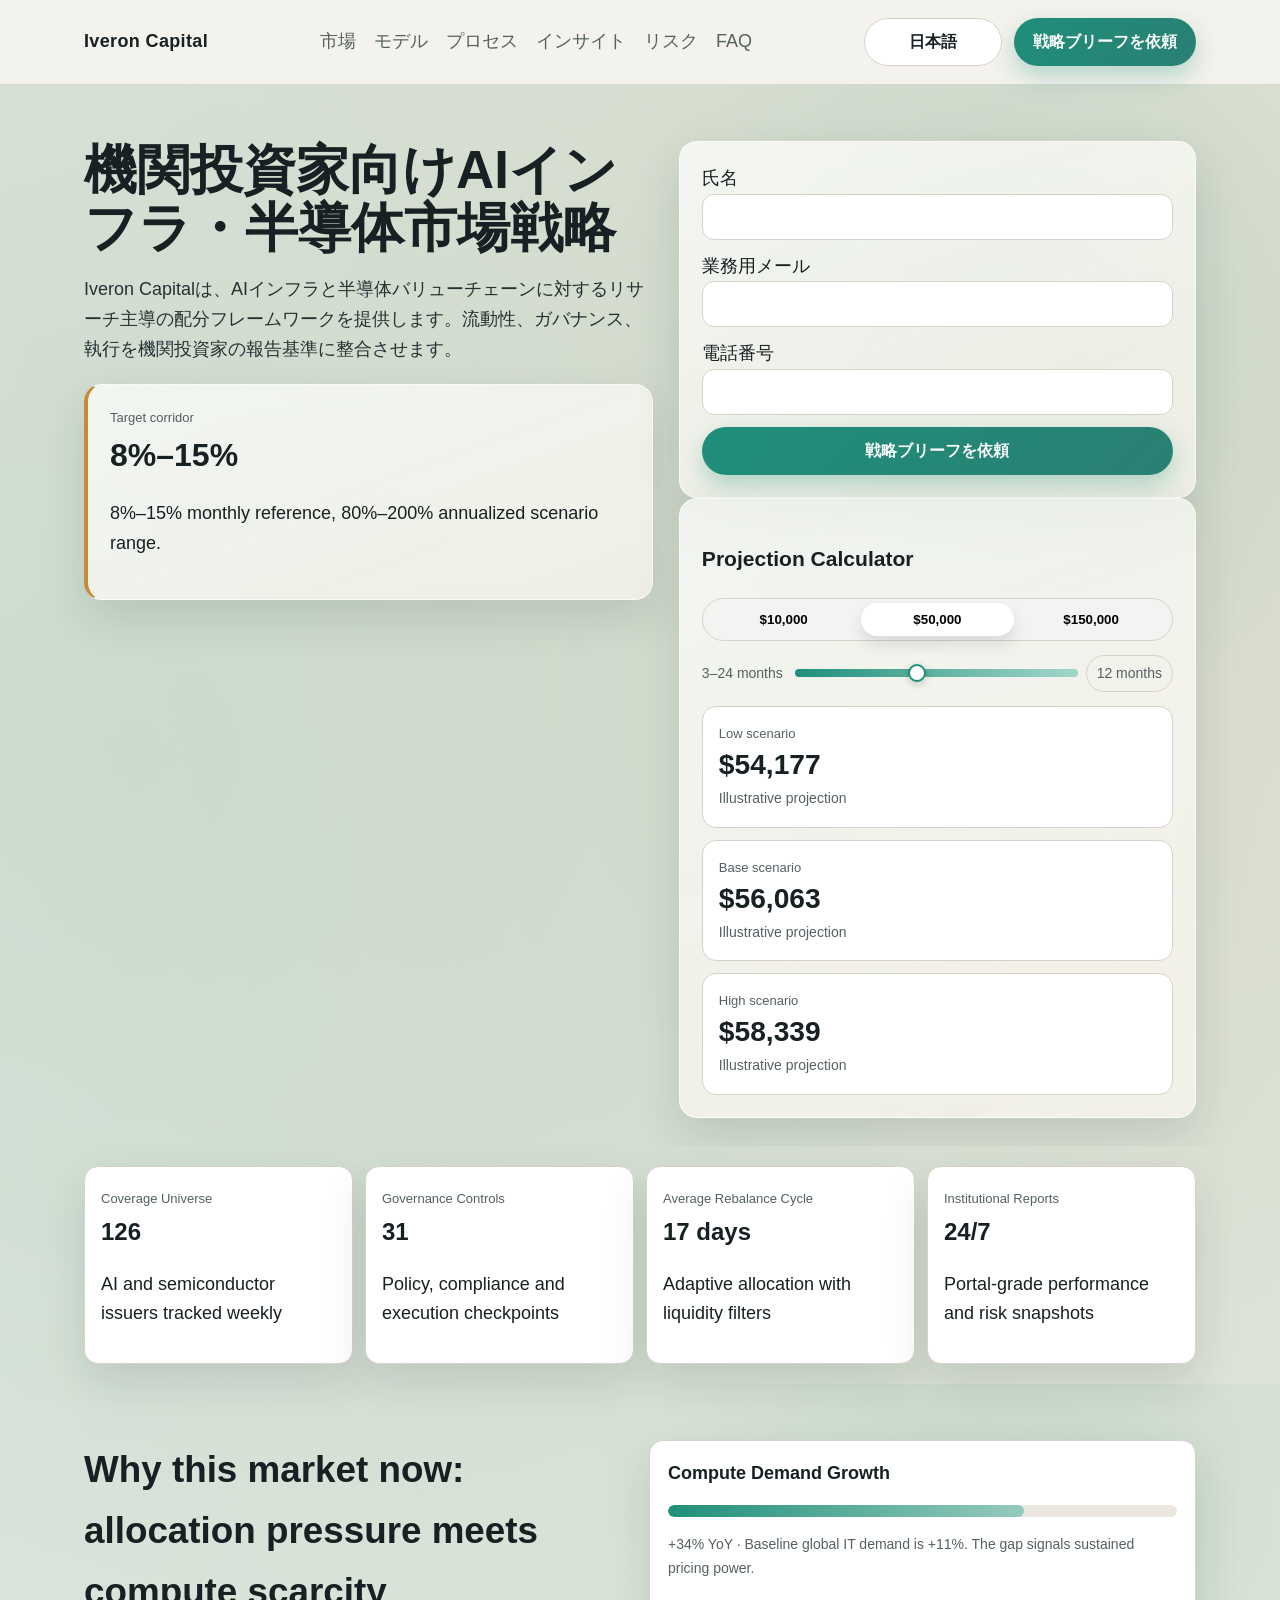
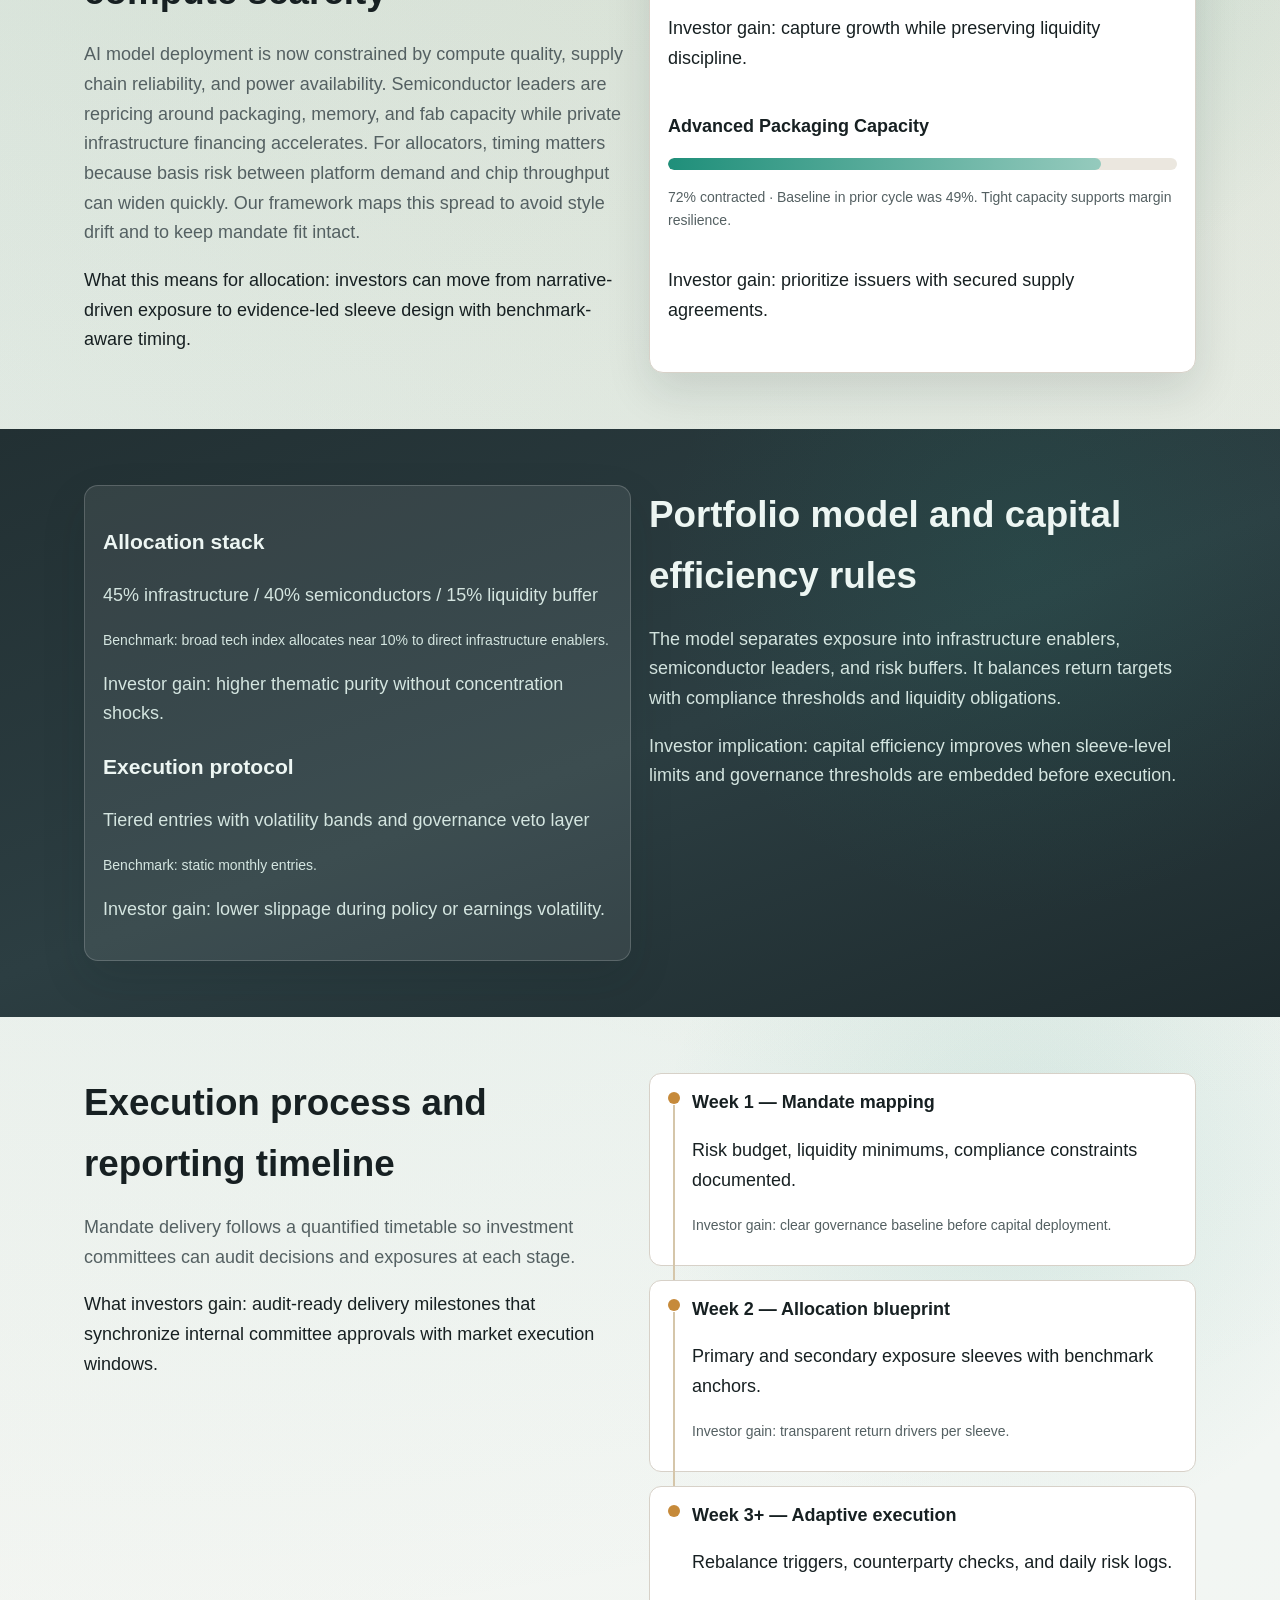
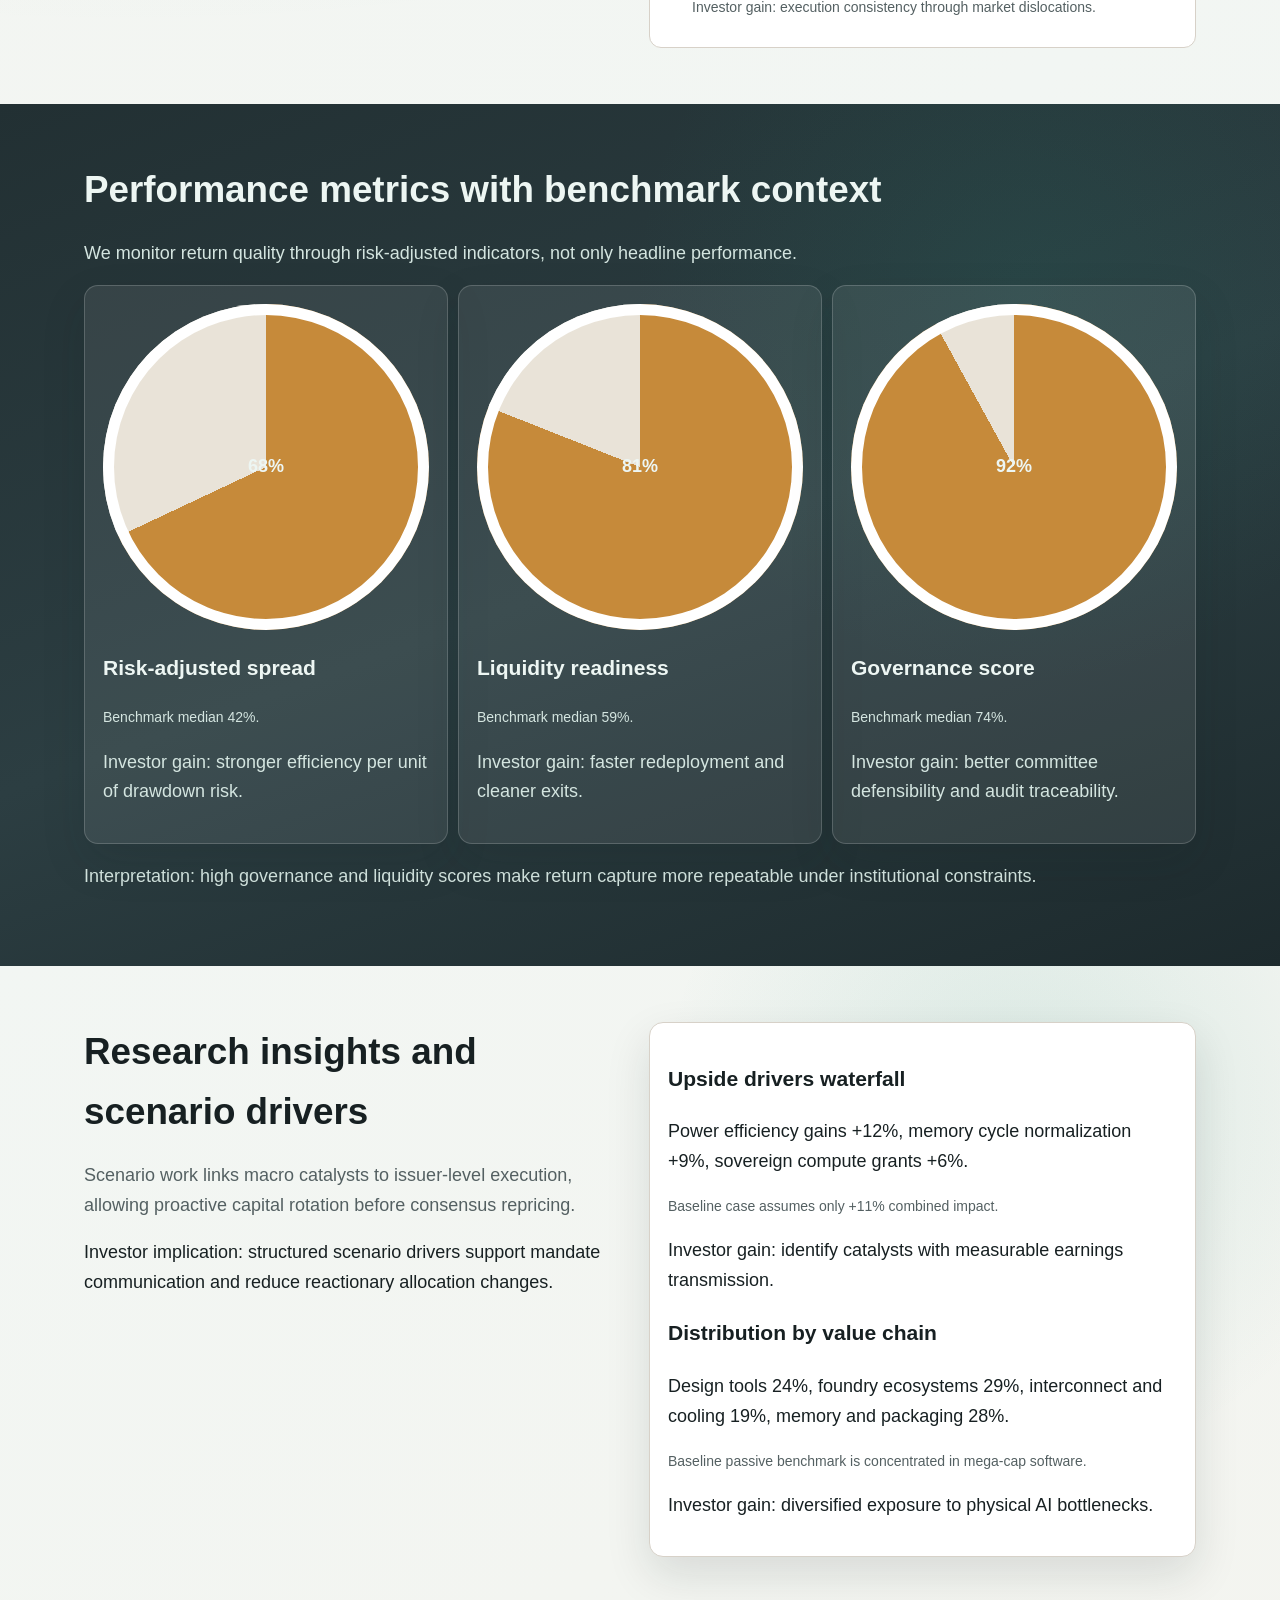
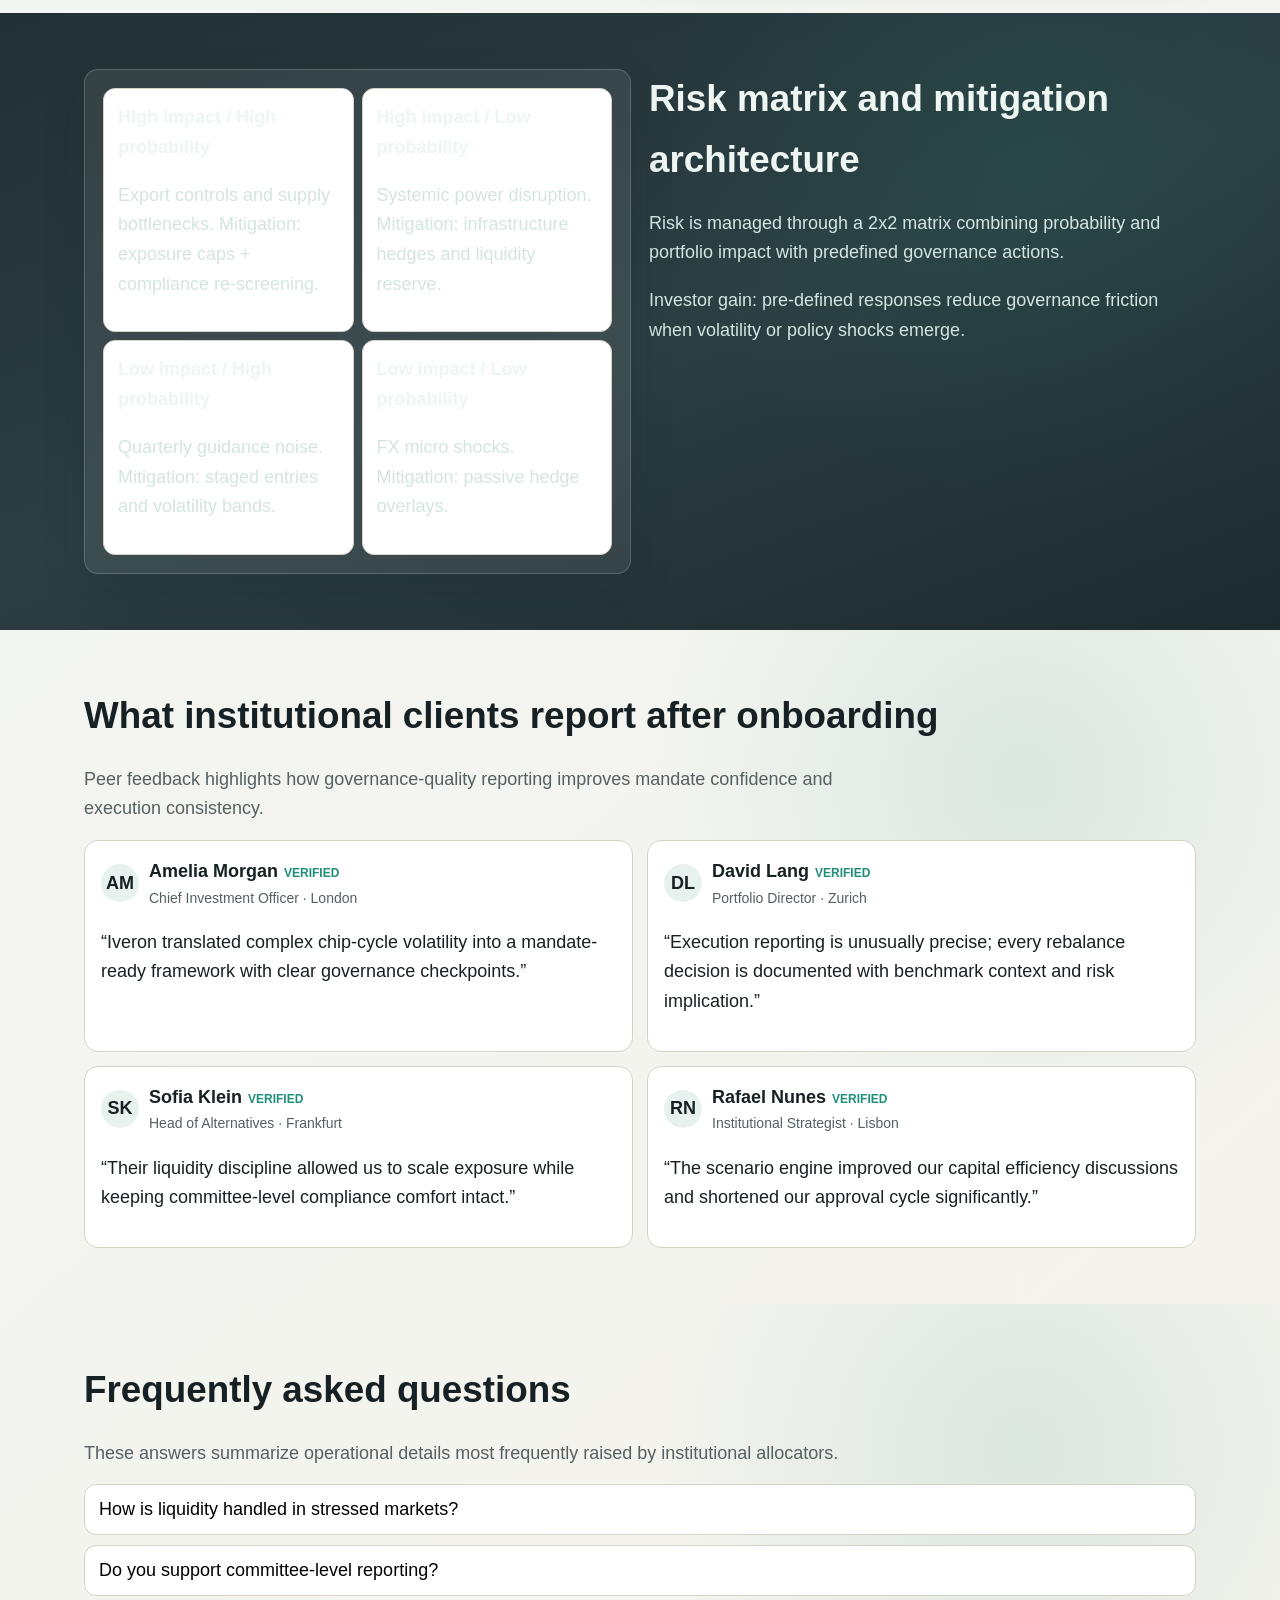
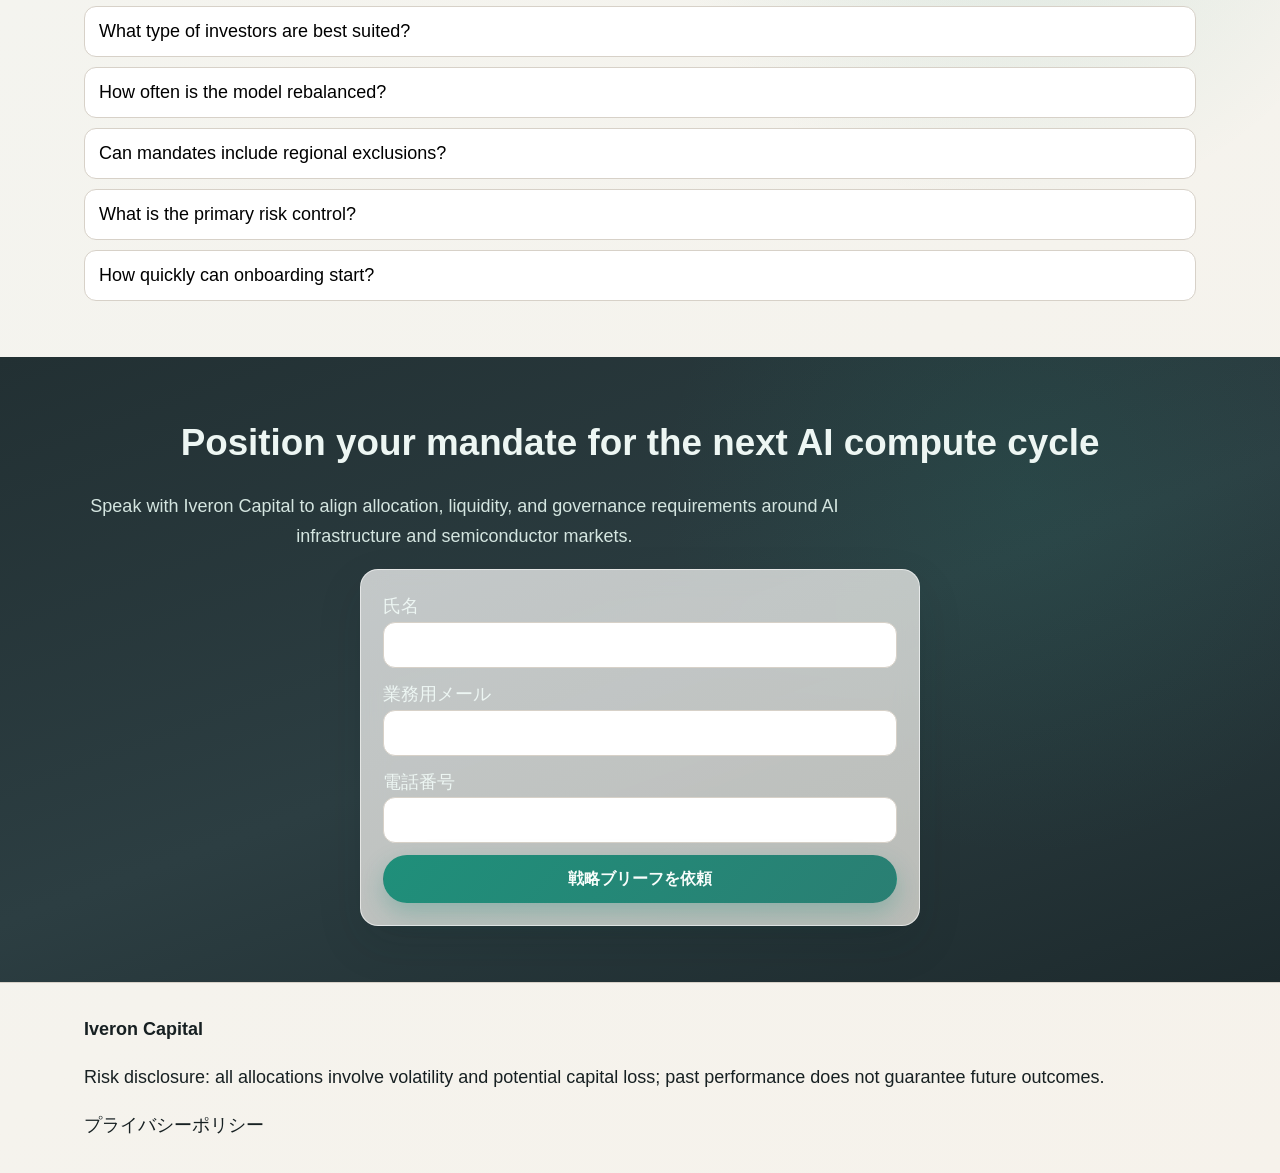
<file: jp/index.html>
<!doctype html>
<html lang="ja">
<head>
  <meta charset="utf-8" />
  <meta name="viewport" content="width=device-width, initial-scale=1" />
  <title>Iveron Capital | AIインフラ・半導体市場</title>
  <meta name="description" content="AIインフラと半導体市場に関する機関投資家向けリサーチとガバナンス重視の運用。" />
  <link rel="canonical" href="https://iveroncapital.com/jp/index.html" />
  <link rel="alternate" hreflang="en" href="https://iveroncapital.com/index.html" />
  <link rel="alternate" hreflang="de" href="https://iveroncapital.com/de/index.html" />
  <link rel="alternate" hreflang="fr" href="https://iveroncapital.com/fr/index.html" />
  <link rel="alternate" hreflang="es" href="https://iveroncapital.com/es/index.html" />
  <link rel="alternate" hreflang="it" href="https://iveroncapital.com/it/index.html" />
  <link rel="alternate" hreflang="tr" href="https://iveroncapital.com/tr/index.html" />
  <link rel="alternate" hreflang="pt" href="https://iveroncapital.com/pt/index.html" />
  <link rel="alternate" hreflang="ja" href="https://iveroncapital.com/jp/index.html" />
  <link rel="alternate" hreflang="sk" href="https://iveroncapital.com/sk/index.html" />
  <link rel="alternate" hreflang="en-BE" href="https://iveroncapital.com/be/index.html" />
  <meta property="og:title" content="Iveron Capital | AIインフラ・半導体市場" />
  <meta property="og:description" content="AIインフラと半導体市場に関する機関投資家向けリサーチとガバナンス重視の運用。" />
  <meta property="og:type" content="website" />
  <meta property="og:url" content="https://iveroncapital.com/jp/index.html" />
  <meta name="twitter:card" content="summary_large_image" />
  <meta name="twitter:title" content="Iveron Capital | AIインフラ・半導体市場" />
  <meta name="twitter:description" content="AIインフラと半導体市場に関する機関投資家向けリサーチとガバナンス重視の運用。" />
  <link rel="stylesheet" href="../assets/style.css" />
  <script type="application/ld+json">{"@context":"https://schema.org","@graph":[{"@type":"Organization","name":"Iveron Capital","url":"https://iveroncapital.com"},{"@type":"WebSite","name":"Iveron Capital","url":"https://iveroncapital.com"},{"@type":"FAQPage","mainEntity":[{"@type":"Question","name":"How is liquidity handled in stressed markets?","acceptedAnswer":{"@type":"Answer","text":"The model keeps a dedicated liquidity sleeve and trigger-based de-risking protocol, so redemption obligations and re-entry opportunities can be managed without forced selling."}}]},{"@type":"Review","author":{"@type":"Person","name":"Amelia Morgan"},"reviewBody":"Iveron translated complex chip-cycle volatility into a mandate-ready framework with clear governance checkpoints.","reviewRating":{"@type":"Rating","ratingValue":"5","bestRating":"5"}}]}</script>
</head>
<body>
<header class="site-header"><div class="container header-inner"><div class="brand">Iveron Capital</div><nav class="nav-links" aria-label="Primary"><a href="#s1">市場</a><a href="#s2">モデル</a><a href="#s3">プロセス</a><a href="#s4">インサイト</a><a href="#s5">リスク</a><a href="#s6">FAQ</a></nav><div class="header-actions"><div class="lang-menu"><button class="lang-toggle" aria-label="Language">日本語</button><div class="lang-dropdown" role="menu"><a href="../index.html"><span class="flag"><svg viewBox="0 0 36 36"><rect width="36" height="36" fill="#012169"/><path d="M0 0l36 36M36 0L0 36" stroke="#fff" stroke-width="6"/><path d="M0 0l36 36M36 0L0 36" stroke="#c8102e" stroke-width="3"/><rect x="14" width="8" height="36" fill="#fff"/><rect y="14" width="36" height="8" fill="#fff"/><rect x="16" width="4" height="36" fill="#c8102e"/><rect y="16" width="36" height="4" fill="#c8102e"/></svg></span>English</a>
<a href="../de/index.html"><span class="flag"><svg viewBox="0 0 3 2"><rect width="3" height="2" fill="#ffce00"/><rect width="3" height="1.33" y="0" fill="#dd0000"/><rect width="3" height="0.66" y="0" fill="#000"/></svg></span>Deutsch</a>
<a href="../fr/index.html"><span class="flag"><svg viewBox="0 0 3 2"><rect width="1" height="2" fill="#0055a4"/><rect x="1" width="1" height="2" fill="#fff"/><rect x="2" width="1" height="2" fill="#ef4135"/></svg></span>Français</a>
<a href="../es/index.html"><span class="flag"><svg viewBox="0 0 3 2"><rect width="3" height="2" fill="#aa151b"/><rect y="0.5" width="3" height="1" fill="#f1bf00"/></svg></span>Español</a>
<a href="../it/index.html"><span class="flag"><svg viewBox="0 0 3 2"><rect width="1" height="2" fill="#009246"/><rect x="1" width="1" height="2" fill="#fff"/><rect x="2" width="1" height="2" fill="#ce2b37"/></svg></span>Italiano</a>
<a href="../tr/index.html"><span class="flag"><svg viewBox="0 0 36 24"><rect width="36" height="24" fill="#e30a17"/><circle cx="14" cy="12" r="6" fill="#fff"/><circle cx="16" cy="12" r="5" fill="#e30a17"/><polygon points="22,12 18.5,10 18.5,14" fill="#fff"/></svg></span>Türkçe</a>
<a href="../pt/index.html"><span class="flag"><svg viewBox="0 0 3 2"><rect width="3" height="2" fill="#ff0000"/><rect width="1.2" height="2" fill="#006600"/></svg></span>Português</a>
<a href="../jp/index.html"><span class="flag"><svg viewBox="0 0 3 2"><rect width="3" height="2" fill="#fff"/><circle cx="1.5" cy="1" r="0.5" fill="#bc002d"/></svg></span>日本語</a>
<a href="../sk/index.html"><span class="flag"><svg viewBox="0 0 3 2"><rect width="3" height="2" fill="#ee1c25"/><rect width="3" height="1.33" fill="#0b4ea2"/><rect width="3" height="0.66" fill="#fff"/></svg></span>Slovenčina</a>
<a href="../be/index.html"><span class="flag"><svg viewBox="0 0 3 2"><rect width="1" height="2" fill="#000"/><rect x="1" width="1" height="2" fill="#ffd90c"/><rect x="2" width="1" height="2" fill="#ef3340"/></svg></span>Belgium</a></div></div><a class="btn btn-primary" href="#lead">戦略ブリーフを依頼</a><button class="drawer-toggle" aria-label="Menu">☰</button></div></div></header>
<div class="mobile-drawer" aria-hidden="true"><div class="drawer-panel"><button class="btn drawer-close" aria-label="Close">✕</button><nav class="drawer-nav"><a href="#s1">市場</a><a href="#s2">モデル</a><a href="#s3">プロセス</a><a href="#s4">インサイト</a><a href="#s5">リスク</a><a href="#s6">FAQ</a></nav><div class="lang-menu"><button class="lang-toggle">日本語</button><div class="lang-dropdown open"><a href="../index.html"><span class="flag"><svg viewBox="0 0 36 36"><rect width="36" height="36" fill="#012169"/><path d="M0 0l36 36M36 0L0 36" stroke="#fff" stroke-width="6"/><path d="M0 0l36 36M36 0L0 36" stroke="#c8102e" stroke-width="3"/><rect x="14" width="8" height="36" fill="#fff"/><rect y="14" width="36" height="8" fill="#fff"/><rect x="16" width="4" height="36" fill="#c8102e"/><rect y="16" width="36" height="4" fill="#c8102e"/></svg></span>English</a>
<a href="../de/index.html"><span class="flag"><svg viewBox="0 0 3 2"><rect width="3" height="2" fill="#ffce00"/><rect width="3" height="1.33" y="0" fill="#dd0000"/><rect width="3" height="0.66" y="0" fill="#000"/></svg></span>Deutsch</a>
<a href="../fr/index.html"><span class="flag"><svg viewBox="0 0 3 2"><rect width="1" height="2" fill="#0055a4"/><rect x="1" width="1" height="2" fill="#fff"/><rect x="2" width="1" height="2" fill="#ef4135"/></svg></span>Français</a>
<a href="../es/index.html"><span class="flag"><svg viewBox="0 0 3 2"><rect width="3" height="2" fill="#aa151b"/><rect y="0.5" width="3" height="1" fill="#f1bf00"/></svg></span>Español</a>
<a href="../it/index.html"><span class="flag"><svg viewBox="0 0 3 2"><rect width="1" height="2" fill="#009246"/><rect x="1" width="1" height="2" fill="#fff"/><rect x="2" width="1" height="2" fill="#ce2b37"/></svg></span>Italiano</a>
<a href="../tr/index.html"><span class="flag"><svg viewBox="0 0 36 24"><rect width="36" height="24" fill="#e30a17"/><circle cx="14" cy="12" r="6" fill="#fff"/><circle cx="16" cy="12" r="5" fill="#e30a17"/><polygon points="22,12 18.5,10 18.5,14" fill="#fff"/></svg></span>Türkçe</a>
<a href="../pt/index.html"><span class="flag"><svg viewBox="0 0 3 2"><rect width="3" height="2" fill="#ff0000"/><rect width="1.2" height="2" fill="#006600"/></svg></span>Português</a>
<a href="../jp/index.html"><span class="flag"><svg viewBox="0 0 3 2"><rect width="3" height="2" fill="#fff"/><circle cx="1.5" cy="1" r="0.5" fill="#bc002d"/></svg></span>日本語</a>
<a href="../sk/index.html"><span class="flag"><svg viewBox="0 0 3 2"><rect width="3" height="2" fill="#ee1c25"/><rect width="3" height="1.33" fill="#0b4ea2"/><rect width="3" height="0.66" fill="#fff"/></svg></span>Slovenčina</a>
<a href="../be/index.html"><span class="flag"><svg viewBox="0 0 3 2"><rect width="1" height="2" fill="#000"/><rect x="1" width="1" height="2" fill="#ffd90c"/><rect x="2" width="1" height="2" fill="#ef3340"/></svg></span>Belgium</a></div></div><a class="btn btn-primary" href="#lead">戦略ブリーフを依頼</a></div></div>

<main>
<section class="hero section-wrap"><div class="container hero-grid"><div><h1>機関投資家向けAIインフラ・半導体市場戦略</h1><p class="hero-intro">Iveron Capitalは、AIインフラと半導体バリューチェーンに対するリサーチ主導の配分フレームワークを提供します。流動性、ガバナンス、執行を機関投資家の報告基準に整合させます。</p><article class="glass-panel target-card"><div class="result-label">Target corridor</div><div class="target-value">8%–15%</div><p>8%–15% monthly reference, 80%–200% annualized scenario range.</p></article></div><div><article class="glass-panel form-card" id="lead"><form><label>氏名<input type="text" required /></label><label>業務用メール<input type="email" required /></label><label>電話番号<input type="tel" required /></label><button class="btn btn-primary" type="submit">戦略ブリーフを依頼</button></form></article><article class="glass-panel calc-card"><h3>Projection Calculator</h3><div class="calc-controls"><div class="segmented" aria-label="Amount selector"><button data-amount="10000">$10,000</button><button data-amount="50000" class="active">$50,000</button><button data-amount="150000">$150,000</button></div><div class="slider-row"><span class="range-label">3–24 months</span><input id="monthsRange" type="range" min="3" max="24" value="12" /><span class="month-pill">12 months</span></div></div><div class="calc-results"><div class="result-card"><div class="result-label">Low scenario</div><div class="result-value" data-result="low"></div><div class="benchmark">Illustrative projection</div></div><div class="result-card"><div class="result-label">Base scenario</div><div class="result-value" data-result="base"></div><div class="benchmark">Illustrative projection</div></div><div class="result-card"><div class="result-label">High scenario</div><div class="result-value" data-result="high"></div><div class="benchmark">Illustrative projection</div></div></div></article></div></div></section>

<section class="kpi-strip"><div class="container kpi-grid"><article class="kpi-card"><span class="result-label">Coverage Universe</span><strong>126</strong><p>AI and semiconductor issuers tracked weekly</p></article><article class="kpi-card"><span class="result-label">Governance Controls</span><strong>31</strong><p>Policy, compliance and execution checkpoints</p></article><article class="kpi-card"><span class="result-label">Average Rebalance Cycle</span><strong>17 days</strong><p>Adaptive allocation with liquidity filters</p></article><article class="kpi-card"><span class="result-label">Institutional Reports</span><strong>24/7</strong><p>Portal-grade performance and risk snapshots</p></article></div></section>

<section id="s1" class="section-wrap"><div class="container split"><div><h2>Why this market now: allocation pressure meets compute scarcity</h2><p class="section-lead">AI model deployment is now constrained by compute quality, supply chain reliability, and power availability. Semiconductor leaders are repricing around packaging, memory, and fab capacity while private infrastructure financing accelerates. For allocators, timing matters because basis risk between platform demand and chip throughput can widen quickly. Our framework maps this spread to avoid style drift and to keep mandate fit intact.</p><p>What this means for allocation: investors can move from narrative-driven exposure to evidence-led sleeve design with benchmark-aware timing.</p></div><div class="visual-card chart-bars"><div class="bar-row"><strong>Compute Demand Growth</strong><div class="bar-track"><div class="bar-fill" style="width:70%"></div></div><div class="benchmark">+34% YoY · Baseline global IT demand is +11%. The gap signals sustained pricing power.</div><p>Investor gain: capture growth while preserving liquidity discipline.</p></div><div class="bar-row"><strong>Advanced Packaging Capacity</strong><div class="bar-track"><div class="bar-fill" style="width:85%"></div></div><div class="benchmark">72% contracted · Baseline in prior cycle was 49%. Tight capacity supports margin resilience.</div><p>Investor gain: prioritize issuers with secured supply agreements.</p></div></div></div></section>

<section id="s2" class="alt-dark section-wrap"><div class="container split"><div class="visual-card"><h3>Allocation stack</h3><p>45% infrastructure / 40% semiconductors / 15% liquidity buffer</p><p class="benchmark">Benchmark: broad tech index allocates near 10% to direct infrastructure enablers.</p><p>Investor gain: higher thematic purity without concentration shocks.</p><h3>Execution protocol</h3><p>Tiered entries with volatility bands and governance veto layer</p><p class="benchmark">Benchmark: static monthly entries.</p><p>Investor gain: lower slippage during policy or earnings volatility.</p></div><div><h2>Portfolio model and capital efficiency rules</h2><p class="section-lead">The model separates exposure into infrastructure enablers, semiconductor leaders, and risk buffers. It balances return targets with compliance thresholds and liquidity obligations.</p><p>Investor implication: capital efficiency improves when sleeve-level limits and governance thresholds are embedded before execution.</p></div></div></section>

<section id="s3" class="section-wrap"><div class="container split"><div><h2>Execution process and reporting timeline</h2><p class="section-lead">Mandate delivery follows a quantified timetable so investment committees can audit decisions and exposures at each stage.</p><p>What investors gain: audit-ready delivery milestones that synchronize internal committee approvals with market execution windows.</p></div><div class="timeline"><article class="timeline-step"><strong>Week 1 — Mandate mapping</strong><p>Risk budget, liquidity minimums, compliance constraints documented.</p><p class="benchmark">Investor gain: clear governance baseline before capital deployment.</p></article><article class="timeline-step"><strong>Week 2 — Allocation blueprint</strong><p>Primary and secondary exposure sleeves with benchmark anchors.</p><p class="benchmark">Investor gain: transparent return drivers per sleeve.</p></article><article class="timeline-step"><strong>Week 3+ — Adaptive execution</strong><p>Rebalance triggers, counterparty checks, and daily risk logs.</p><p class="benchmark">Investor gain: execution consistency through market dislocations.</p></article></div></div></section>

<section id="s4" class="alt-dark section-wrap"><div class="container"><h2>Performance metrics with benchmark context</h2><p class="section-lead">We monitor return quality through risk-adjusted indicators, not only headline performance.</p><div class="ring-grid"><article class="visual-card"><div class="ring" style="--pct:68"><span>68%</span></div><h3>Risk-adjusted spread</h3><p class="benchmark">Benchmark median 42%.</p><p>Investor gain: stronger efficiency per unit of drawdown risk.</p></article><article class="visual-card"><div class="ring" style="--pct:81"><span>81%</span></div><h3>Liquidity readiness</h3><p class="benchmark">Benchmark median 59%.</p><p>Investor gain: faster redeployment and cleaner exits.</p></article><article class="visual-card"><div class="ring" style="--pct:92"><span>92%</span></div><h3>Governance score</h3><p class="benchmark">Benchmark median 74%.</p><p>Investor gain: better committee defensibility and audit traceability.</p></article></div><p>Interpretation: high governance and liquidity scores make return capture more repeatable under institutional constraints.</p></div></section>

<section id="s5" class="section-wrap"><div class="container split"><div><h2>Research insights and scenario drivers</h2><p class="section-lead">Scenario work links macro catalysts to issuer-level execution, allowing proactive capital rotation before consensus repricing.</p><p>Investor implication: structured scenario drivers support mandate communication and reduce reactionary allocation changes.</p></div><div class="visual-card"><h3>Upside drivers waterfall</h3><p>Power efficiency gains +12%, memory cycle normalization +9%, sovereign compute grants +6%.</p><p class="benchmark">Baseline case assumes only +11% combined impact.</p><p>Investor gain: identify catalysts with measurable earnings transmission.</p><h3>Distribution by value chain</h3><p>Design tools 24%, foundry ecosystems 29%, interconnect and cooling 19%, memory and packaging 28%.</p><p class="benchmark">Baseline passive benchmark is concentrated in mega-cap software.</p><p>Investor gain: diversified exposure to physical AI bottlenecks.</p></div></div></section>

<section id="s6" class="alt-dark section-wrap"><div class="container split"><div class="visual-card"><div class="matrix"><div><strong>High impact / High probability</strong><p>Export controls and supply bottlenecks. Mitigation: exposure caps + compliance re-screening.</p></div><div><strong>High impact / Low probability</strong><p>Systemic power disruption. Mitigation: infrastructure hedges and liquidity reserve.</p></div><div><strong>Low impact / High probability</strong><p>Quarterly guidance noise. Mitigation: staged entries and volatility bands.</p></div><div><strong>Low impact / Low probability</strong><p>FX micro shocks. Mitigation: passive hedge overlays.</p></div></div></div><div><h2>Risk matrix and mitigation architecture</h2><p class="section-lead">Risk is managed through a 2x2 matrix combining probability and portfolio impact with predefined governance actions.</p><p>Investor gain: pre-defined responses reduce governance friction when volatility or policy shocks emerge.</p></div></div></section>

<section id="s7" class="section-wrap"><div class="container"><h2>What institutional clients report after onboarding</h2><p class="section-lead">Peer feedback highlights how governance-quality reporting improves mandate confidence and execution consistency.</p><div class="reviews-grid"><article class="review-card"><div class="review-head"><div class="initials">AM</div><div><strong>Amelia Morgan</strong><span class="verified">VERIFIED</span><div class="benchmark">Chief Investment Officer · London</div></div></div><p>“Iveron translated complex chip-cycle volatility into a mandate-ready framework with clear governance checkpoints.”</p></article><article class="review-card"><div class="review-head"><div class="initials">DL</div><div><strong>David Lang</strong><span class="verified">VERIFIED</span><div class="benchmark">Portfolio Director · Zurich</div></div></div><p>“Execution reporting is unusually precise; every rebalance decision is documented with benchmark context and risk implication.”</p></article><article class="review-card"><div class="review-head"><div class="initials">SK</div><div><strong>Sofia Klein</strong><span class="verified">VERIFIED</span><div class="benchmark">Head of Alternatives · Frankfurt</div></div></div><p>“Their liquidity discipline allowed us to scale exposure while keeping committee-level compliance comfort intact.”</p></article><article class="review-card"><div class="review-head"><div class="initials">RN</div><div><strong>Rafael Nunes</strong><span class="verified">VERIFIED</span><div class="benchmark">Institutional Strategist · Lisbon</div></div></div><p>“The scenario engine improved our capital efficiency discussions and shortened our approval cycle significantly.”</p></article></div></div></section>

<section id="s8" class="section-wrap"><div class="container"><h2>Frequently asked questions</h2><p class="section-lead">These answers summarize operational details most frequently raised by institutional allocators.</p><div class="faq-list"><article class="faq-item"><button class="faq-q">How is liquidity handled in stressed markets?</button><div class="faq-answer">The model keeps a dedicated liquidity sleeve and trigger-based de-risking protocol, so redemption obligations and re-entry opportunities can be managed without forced selling.</div></article><article class="faq-item"><button class="faq-q">Do you support committee-level reporting?</button><div class="faq-answer">Yes. We provide periodic and on-demand reporting covering allocation changes, benchmark deltas, governance logs, and risk-adjusted outcomes.</div></article><article class="faq-item"><button class="faq-q">What type of investors are best suited?</button><div class="faq-answer">Family offices, pension committees, and institutional allocators seeking thematic exposure with formal governance and compliance structure.</div></article><article class="faq-item"><button class="faq-q">How often is the model rebalanced?</button><div class="faq-answer">Typically every 17 days, with event-driven overrides when volatility, regulation, or earnings regimes shift materially.</div></article><article class="faq-item"><button class="faq-q">Can mandates include regional exclusions?</button><div class="faq-answer">Yes. Geographic and policy exclusions are integrated in pre-trade screening and monitored continuously.</div></article><article class="faq-item"><button class="faq-q">What is the primary risk control?</button><div class="faq-answer">Position and sleeve limits linked to a probability-impact matrix plus execution veto checks.</div></article><article class="faq-item"><button class="faq-q">How quickly can onboarding start?</button><div class="faq-answer">A mandate discovery call can be arranged immediately, and implementation planning usually starts within one business week.</div></article></div></div></section>

<section class="final-cta alt-dark section-wrap"><div class="container"><h2>Position your mandate for the next AI compute cycle</h2><p class="section-lead">Speak with Iveron Capital to align allocation, liquidity, and governance requirements around AI infrastructure and semiconductor markets.</p><article class="glass-panel form-card"><form><label>氏名<input type="text" required /></label><label>業務用メール<input type="email" required /></label><label>電話番号<input type="tel" required /></label><button class="btn btn-primary" type="submit">戦略ブリーフを依頼</button></form></article></div></section>
</main>

<footer><div class="container"><strong>Iveron Capital</strong><p>Risk disclosure: all allocations involve volatility and potential capital loss; past performance does not guarantee future outcomes.</p><a href="#" data-open-modal>プライバシーポリシー</a></div></footer>

<div class="modal" id="privacyModal" aria-hidden="true"><div class="modal-box"><div class="modal-head"><button class="btn" data-close-modal aria-label="Close">✕</button></div><div class="modal-content"><h3>Introduction</h3><p>This policy explains how Iveron Capital processes personal data for investor communications and mandate qualification.</p><h3>Data collection</h3><p>We collect name, professional email, phone number, and interaction metadata from submitted forms.</p><h3>Legal basis</h3><p>Processing relies on legitimate interest, contractual necessity during onboarding, and consent where required by law.</p><h3>Cookies</h3><p>Essential and analytical cookies are used to maintain session integrity and evaluate website performance.</p><h3>Retention</h3><p>Lead data is retained for mandate evaluation periods and archived according to compliance schedules.</p><h3>Third-party sharing</h3><p>Data may be shared with regulated service providers for CRM, analytics, and secure communications under contractual safeguards.</p><h3>Security</h3><p>We apply encryption, access controls, and monitoring procedures designed for institutional data handling.</p><h3>User rights</h3><p>Users can request access, correction, deletion, restriction, portability, or objection as permitted by applicable law.</p><h3>International transfers</h3><p>Cross-border transfers rely on appropriate safeguards including standard contractual clauses.</p><h3>Industry risk disclosure</h3><p>Market commentary is illustrative and does not eliminate capital risk, liquidity risk, or policy risk.</p><h3>Contact</h3><p>For privacy requests, contact privacy@iveroncapital.com.</p></div><div class="modal-foot"><button class="btn" data-close-modal>閉じる</button></div></div></div>

<script defer src="../assets/app.js"></script>
</body>
</html>
</file>
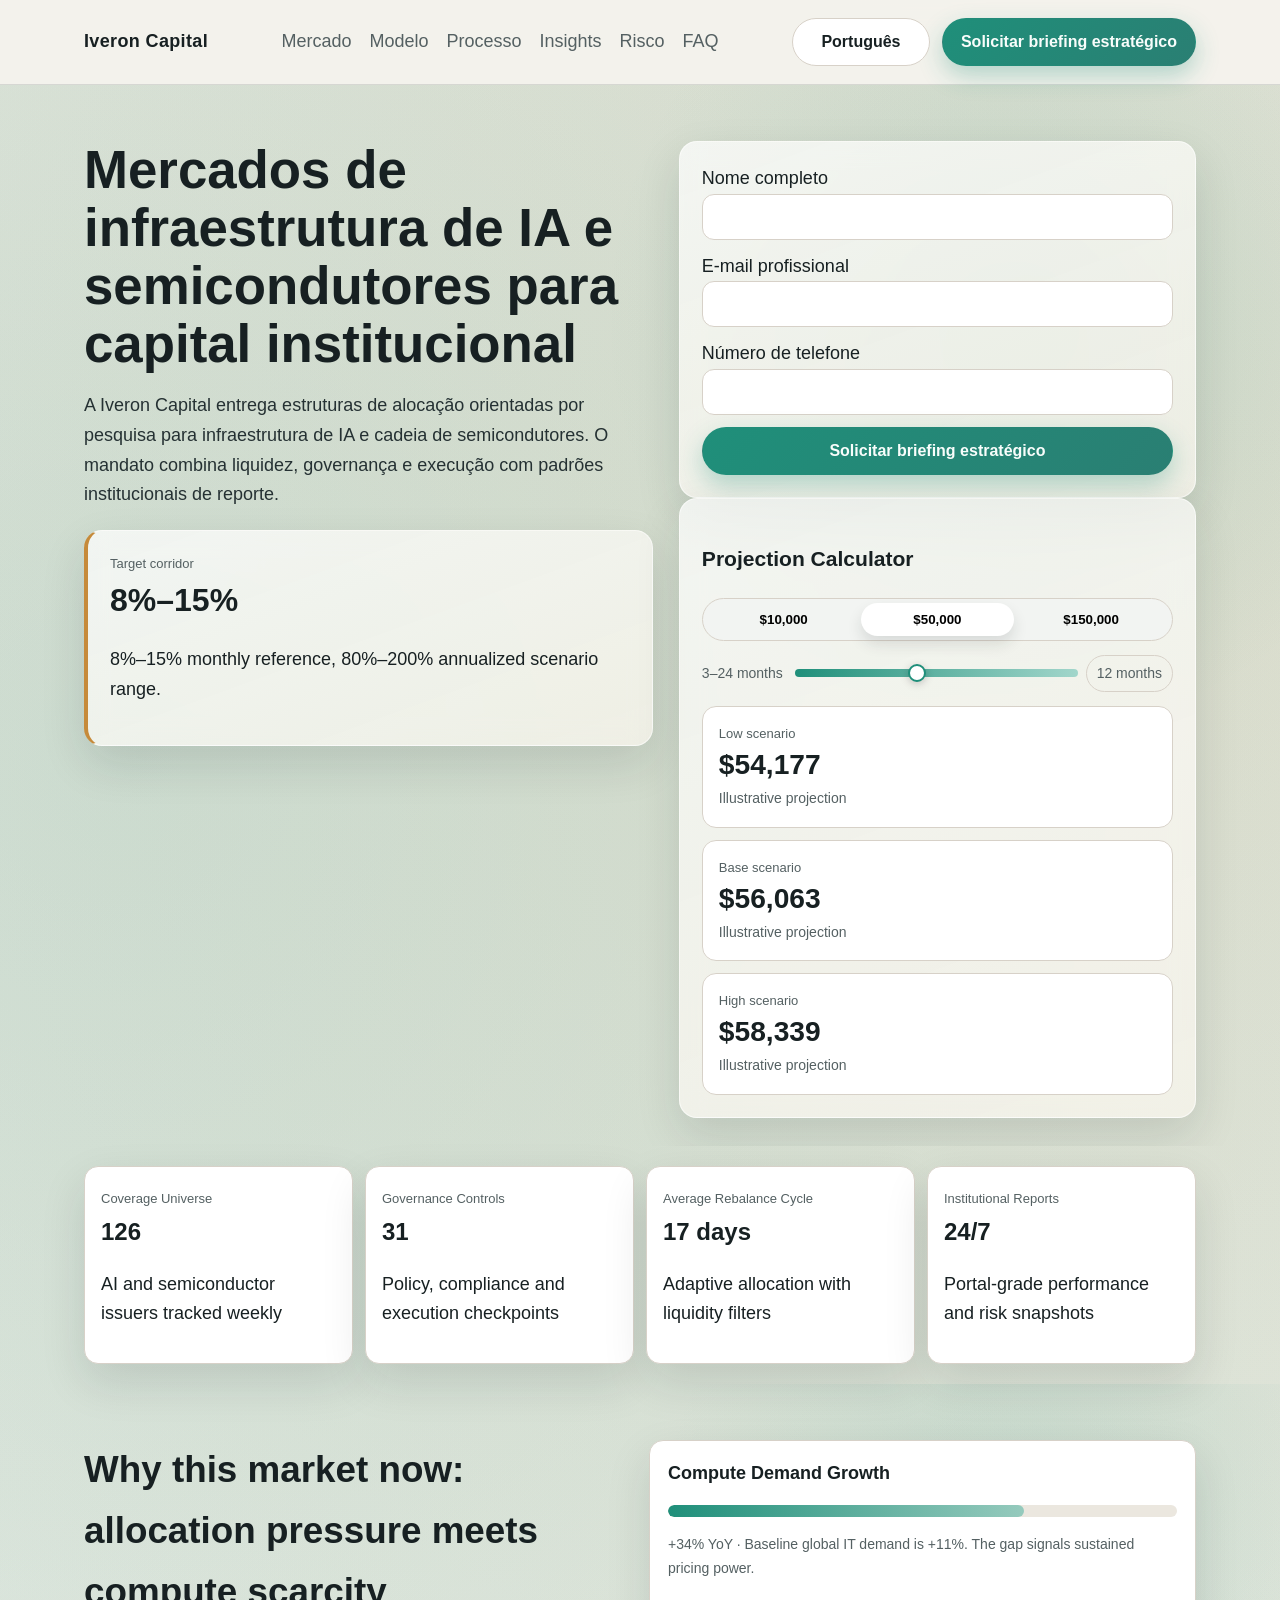
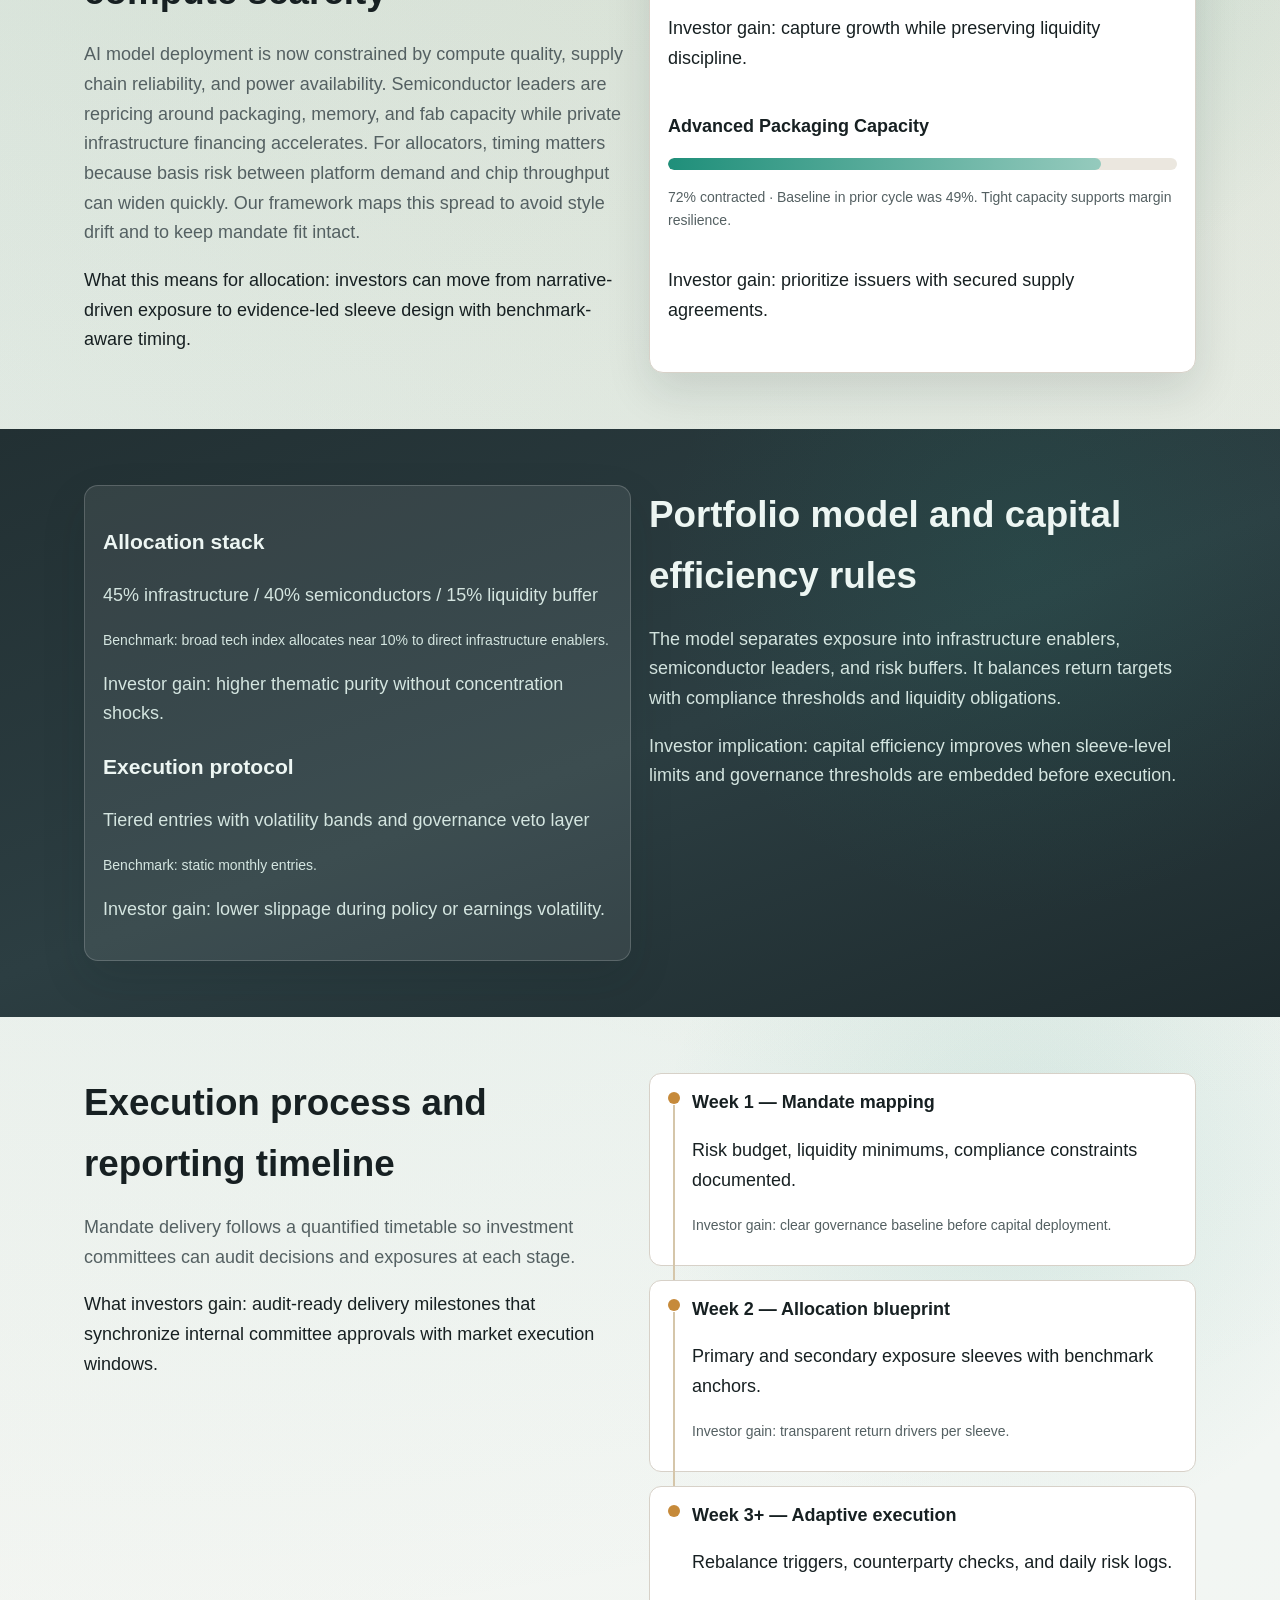
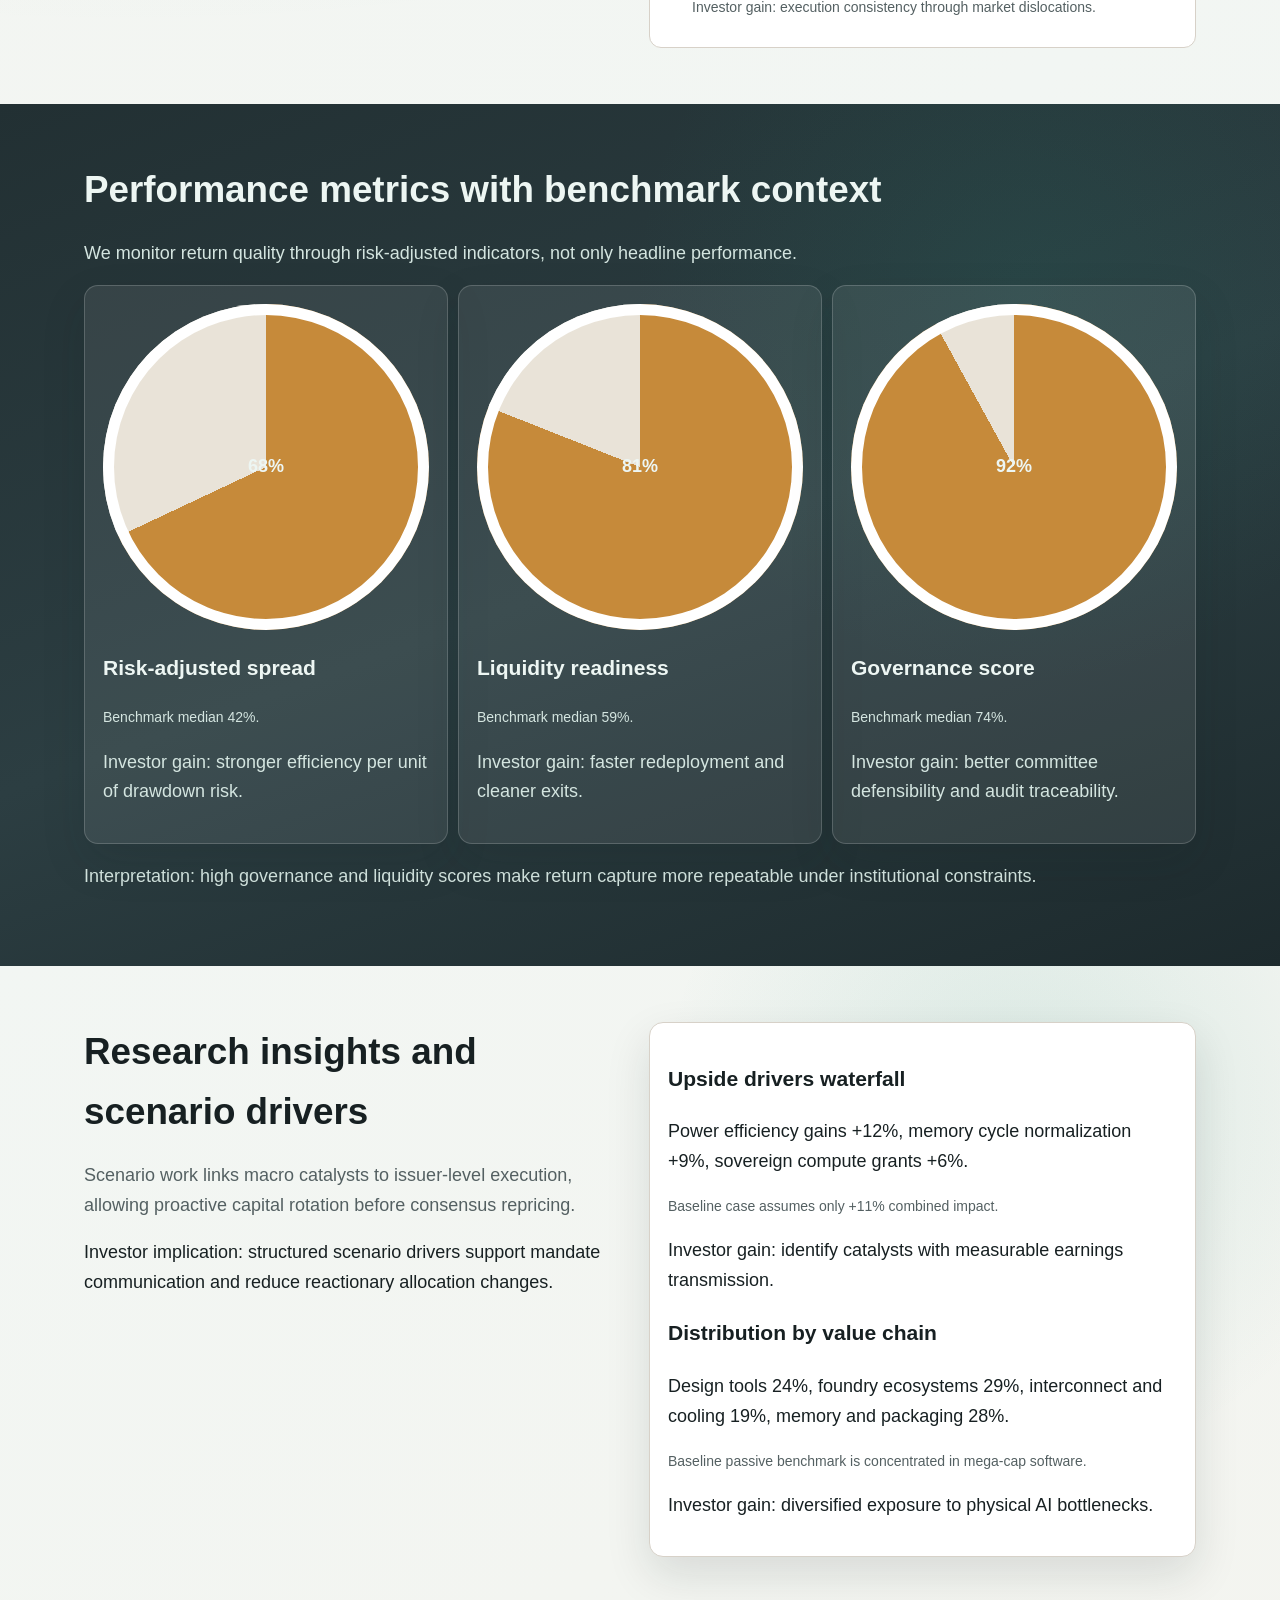
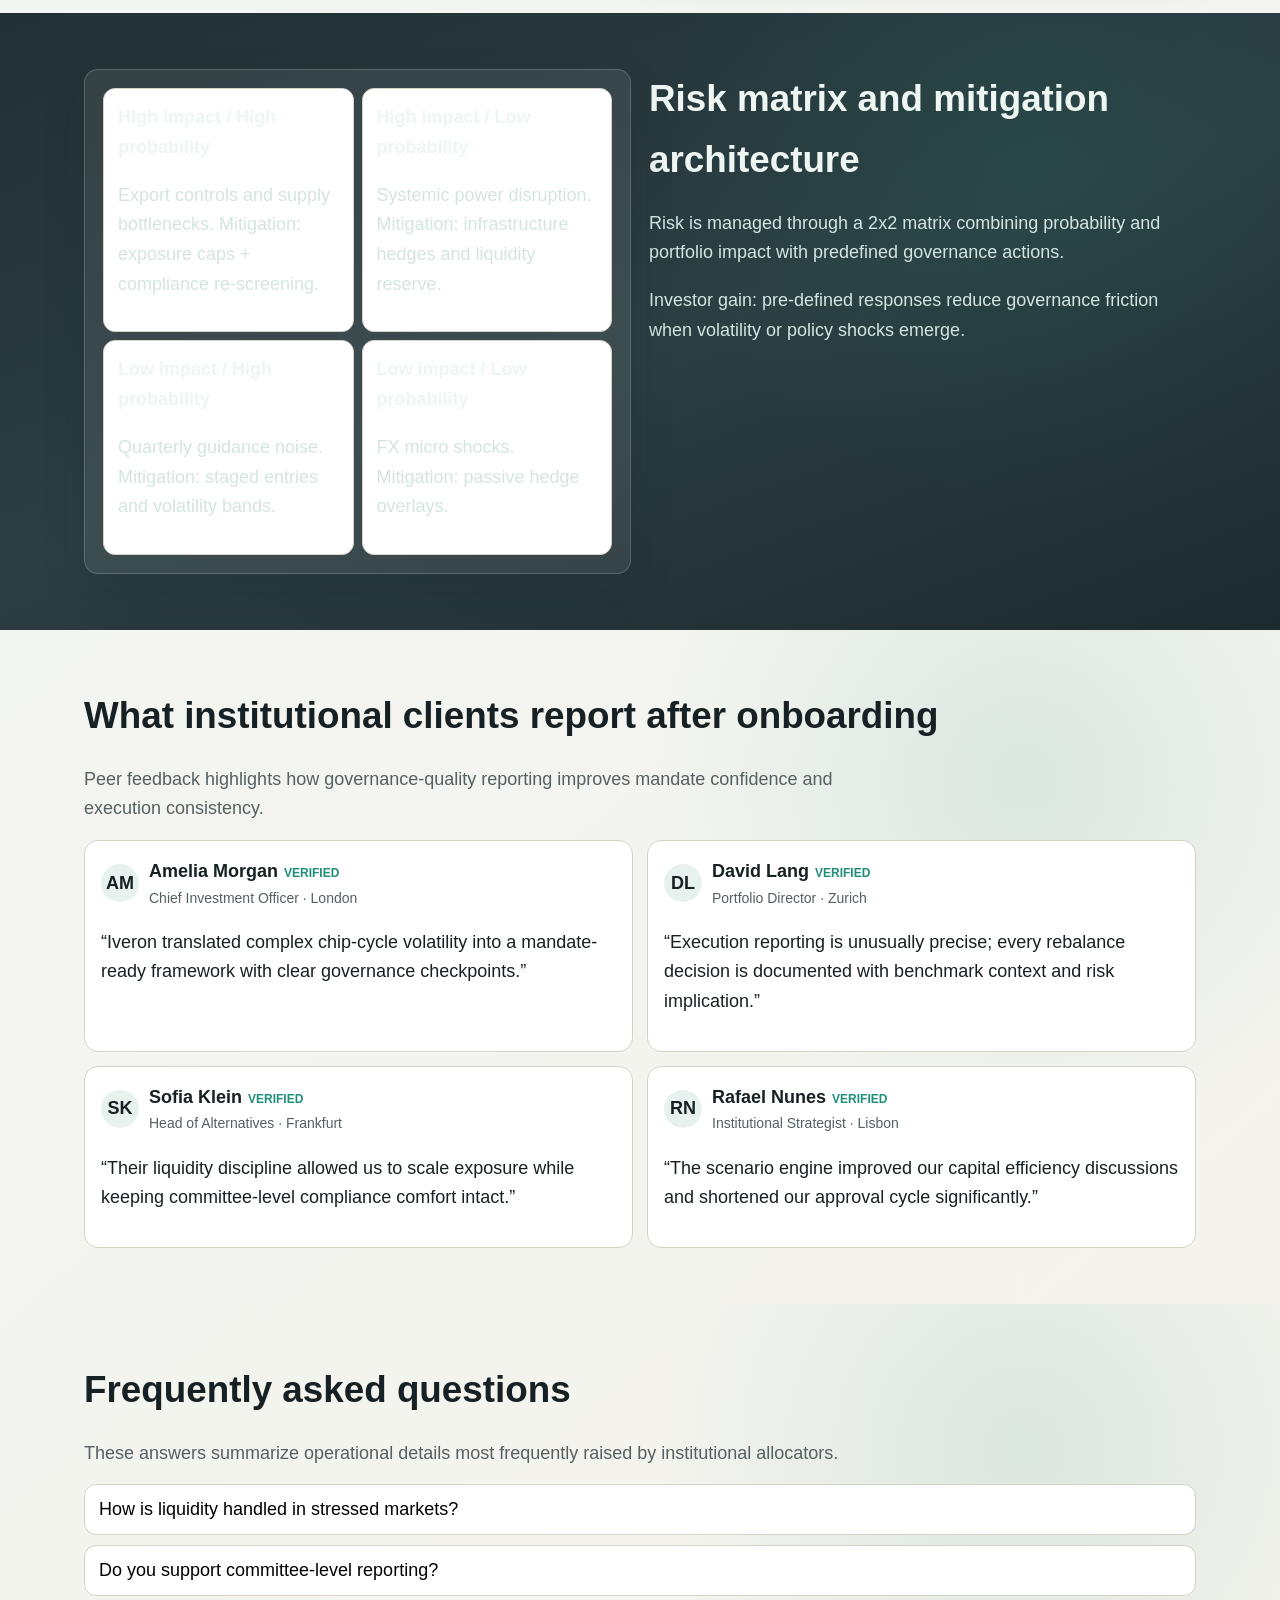
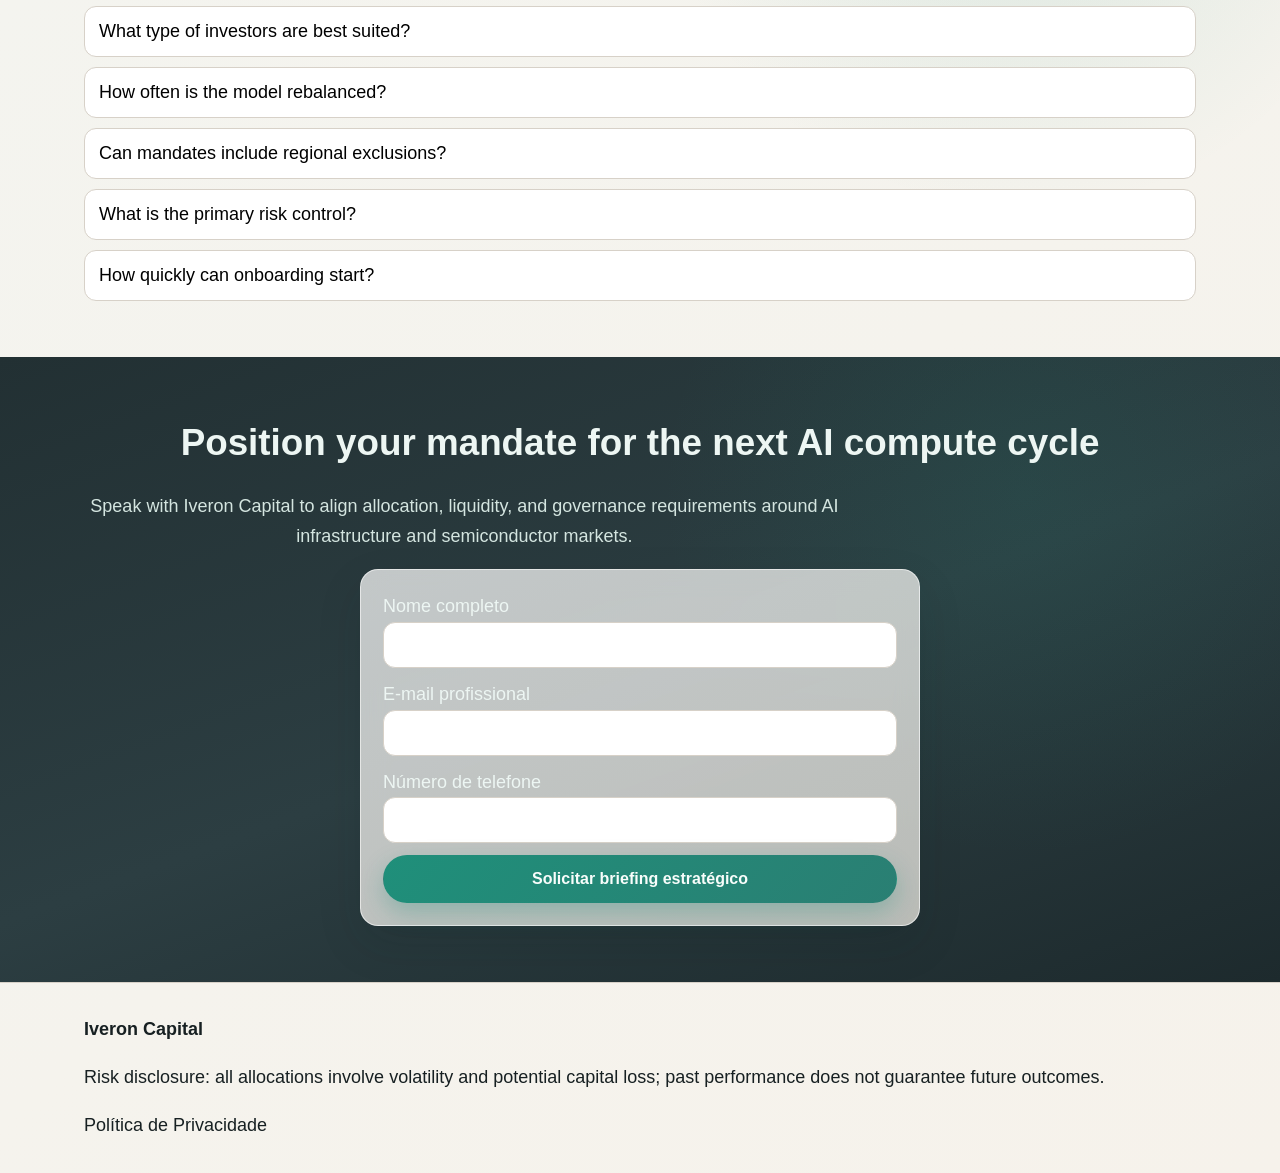
<file: pt/index.html>
<!doctype html>
<html lang="pt">
<head>
  <meta charset="utf-8" />
  <meta name="viewport" content="width=device-width, initial-scale=1" />
  <title>Iveron Capital | Mercados de infraestrutura de IA e semicondutores</title>
  <meta name="description" content="Inteligência institucional em infraestrutura de IA e semicondutores com foco em governança." />
  <link rel="canonical" href="https://iveroncapital.com/pt/index.html" />
  <link rel="alternate" hreflang="en" href="https://iveroncapital.com/index.html" />
  <link rel="alternate" hreflang="de" href="https://iveroncapital.com/de/index.html" />
  <link rel="alternate" hreflang="fr" href="https://iveroncapital.com/fr/index.html" />
  <link rel="alternate" hreflang="es" href="https://iveroncapital.com/es/index.html" />
  <link rel="alternate" hreflang="it" href="https://iveroncapital.com/it/index.html" />
  <link rel="alternate" hreflang="tr" href="https://iveroncapital.com/tr/index.html" />
  <link rel="alternate" hreflang="pt" href="https://iveroncapital.com/pt/index.html" />
  <link rel="alternate" hreflang="ja" href="https://iveroncapital.com/jp/index.html" />
  <link rel="alternate" hreflang="sk" href="https://iveroncapital.com/sk/index.html" />
  <link rel="alternate" hreflang="en-BE" href="https://iveroncapital.com/be/index.html" />
  <meta property="og:title" content="Iveron Capital | Mercados de infraestrutura de IA e semicondutores" />
  <meta property="og:description" content="Inteligência institucional em infraestrutura de IA e semicondutores com foco em governança." />
  <meta property="og:type" content="website" />
  <meta property="og:url" content="https://iveroncapital.com/pt/index.html" />
  <meta name="twitter:card" content="summary_large_image" />
  <meta name="twitter:title" content="Iveron Capital | Mercados de infraestrutura de IA e semicondutores" />
  <meta name="twitter:description" content="Inteligência institucional em infraestrutura de IA e semicondutores com foco em governança." />
  <link rel="stylesheet" href="../assets/style.css" />
  <script type="application/ld+json">{"@context":"https://schema.org","@graph":[{"@type":"Organization","name":"Iveron Capital","url":"https://iveroncapital.com"},{"@type":"WebSite","name":"Iveron Capital","url":"https://iveroncapital.com"},{"@type":"FAQPage","mainEntity":[{"@type":"Question","name":"How is liquidity handled in stressed markets?","acceptedAnswer":{"@type":"Answer","text":"The model keeps a dedicated liquidity sleeve and trigger-based de-risking protocol, so redemption obligations and re-entry opportunities can be managed without forced selling."}}]},{"@type":"Review","author":{"@type":"Person","name":"Amelia Morgan"},"reviewBody":"Iveron translated complex chip-cycle volatility into a mandate-ready framework with clear governance checkpoints.","reviewRating":{"@type":"Rating","ratingValue":"5","bestRating":"5"}}]}</script>
</head>
<body>
<header class="site-header"><div class="container header-inner"><div class="brand">Iveron Capital</div><nav class="nav-links" aria-label="Primary"><a href="#s1">Mercado</a><a href="#s2">Modelo</a><a href="#s3">Processo</a><a href="#s4">Insights</a><a href="#s5">Risco</a><a href="#s6">FAQ</a></nav><div class="header-actions"><div class="lang-menu"><button class="lang-toggle" aria-label="Language">Português</button><div class="lang-dropdown" role="menu"><a href="../index.html"><span class="flag"><svg viewBox="0 0 36 36"><rect width="36" height="36" fill="#012169"/><path d="M0 0l36 36M36 0L0 36" stroke="#fff" stroke-width="6"/><path d="M0 0l36 36M36 0L0 36" stroke="#c8102e" stroke-width="3"/><rect x="14" width="8" height="36" fill="#fff"/><rect y="14" width="36" height="8" fill="#fff"/><rect x="16" width="4" height="36" fill="#c8102e"/><rect y="16" width="36" height="4" fill="#c8102e"/></svg></span>English</a>
<a href="../de/index.html"><span class="flag"><svg viewBox="0 0 3 2"><rect width="3" height="2" fill="#ffce00"/><rect width="3" height="1.33" y="0" fill="#dd0000"/><rect width="3" height="0.66" y="0" fill="#000"/></svg></span>Deutsch</a>
<a href="../fr/index.html"><span class="flag"><svg viewBox="0 0 3 2"><rect width="1" height="2" fill="#0055a4"/><rect x="1" width="1" height="2" fill="#fff"/><rect x="2" width="1" height="2" fill="#ef4135"/></svg></span>Français</a>
<a href="../es/index.html"><span class="flag"><svg viewBox="0 0 3 2"><rect width="3" height="2" fill="#aa151b"/><rect y="0.5" width="3" height="1" fill="#f1bf00"/></svg></span>Español</a>
<a href="../it/index.html"><span class="flag"><svg viewBox="0 0 3 2"><rect width="1" height="2" fill="#009246"/><rect x="1" width="1" height="2" fill="#fff"/><rect x="2" width="1" height="2" fill="#ce2b37"/></svg></span>Italiano</a>
<a href="../tr/index.html"><span class="flag"><svg viewBox="0 0 36 24"><rect width="36" height="24" fill="#e30a17"/><circle cx="14" cy="12" r="6" fill="#fff"/><circle cx="16" cy="12" r="5" fill="#e30a17"/><polygon points="22,12 18.5,10 18.5,14" fill="#fff"/></svg></span>Türkçe</a>
<a href="../pt/index.html"><span class="flag"><svg viewBox="0 0 3 2"><rect width="3" height="2" fill="#ff0000"/><rect width="1.2" height="2" fill="#006600"/></svg></span>Português</a>
<a href="../jp/index.html"><span class="flag"><svg viewBox="0 0 3 2"><rect width="3" height="2" fill="#fff"/><circle cx="1.5" cy="1" r="0.5" fill="#bc002d"/></svg></span>日本語</a>
<a href="../sk/index.html"><span class="flag"><svg viewBox="0 0 3 2"><rect width="3" height="2" fill="#ee1c25"/><rect width="3" height="1.33" fill="#0b4ea2"/><rect width="3" height="0.66" fill="#fff"/></svg></span>Slovenčina</a>
<a href="../be/index.html"><span class="flag"><svg viewBox="0 0 3 2"><rect width="1" height="2" fill="#000"/><rect x="1" width="1" height="2" fill="#ffd90c"/><rect x="2" width="1" height="2" fill="#ef3340"/></svg></span>Belgium</a></div></div><a class="btn btn-primary" href="#lead">Solicitar briefing estratégico</a><button class="drawer-toggle" aria-label="Menu">☰</button></div></div></header>
<div class="mobile-drawer" aria-hidden="true"><div class="drawer-panel"><button class="btn drawer-close" aria-label="Close">✕</button><nav class="drawer-nav"><a href="#s1">Mercado</a><a href="#s2">Modelo</a><a href="#s3">Processo</a><a href="#s4">Insights</a><a href="#s5">Risco</a><a href="#s6">FAQ</a></nav><div class="lang-menu"><button class="lang-toggle">Português</button><div class="lang-dropdown open"><a href="../index.html"><span class="flag"><svg viewBox="0 0 36 36"><rect width="36" height="36" fill="#012169"/><path d="M0 0l36 36M36 0L0 36" stroke="#fff" stroke-width="6"/><path d="M0 0l36 36M36 0L0 36" stroke="#c8102e" stroke-width="3"/><rect x="14" width="8" height="36" fill="#fff"/><rect y="14" width="36" height="8" fill="#fff"/><rect x="16" width="4" height="36" fill="#c8102e"/><rect y="16" width="36" height="4" fill="#c8102e"/></svg></span>English</a>
<a href="../de/index.html"><span class="flag"><svg viewBox="0 0 3 2"><rect width="3" height="2" fill="#ffce00"/><rect width="3" height="1.33" y="0" fill="#dd0000"/><rect width="3" height="0.66" y="0" fill="#000"/></svg></span>Deutsch</a>
<a href="../fr/index.html"><span class="flag"><svg viewBox="0 0 3 2"><rect width="1" height="2" fill="#0055a4"/><rect x="1" width="1" height="2" fill="#fff"/><rect x="2" width="1" height="2" fill="#ef4135"/></svg></span>Français</a>
<a href="../es/index.html"><span class="flag"><svg viewBox="0 0 3 2"><rect width="3" height="2" fill="#aa151b"/><rect y="0.5" width="3" height="1" fill="#f1bf00"/></svg></span>Español</a>
<a href="../it/index.html"><span class="flag"><svg viewBox="0 0 3 2"><rect width="1" height="2" fill="#009246"/><rect x="1" width="1" height="2" fill="#fff"/><rect x="2" width="1" height="2" fill="#ce2b37"/></svg></span>Italiano</a>
<a href="../tr/index.html"><span class="flag"><svg viewBox="0 0 36 24"><rect width="36" height="24" fill="#e30a17"/><circle cx="14" cy="12" r="6" fill="#fff"/><circle cx="16" cy="12" r="5" fill="#e30a17"/><polygon points="22,12 18.5,10 18.5,14" fill="#fff"/></svg></span>Türkçe</a>
<a href="../pt/index.html"><span class="flag"><svg viewBox="0 0 3 2"><rect width="3" height="2" fill="#ff0000"/><rect width="1.2" height="2" fill="#006600"/></svg></span>Português</a>
<a href="../jp/index.html"><span class="flag"><svg viewBox="0 0 3 2"><rect width="3" height="2" fill="#fff"/><circle cx="1.5" cy="1" r="0.5" fill="#bc002d"/></svg></span>日本語</a>
<a href="../sk/index.html"><span class="flag"><svg viewBox="0 0 3 2"><rect width="3" height="2" fill="#ee1c25"/><rect width="3" height="1.33" fill="#0b4ea2"/><rect width="3" height="0.66" fill="#fff"/></svg></span>Slovenčina</a>
<a href="../be/index.html"><span class="flag"><svg viewBox="0 0 3 2"><rect width="1" height="2" fill="#000"/><rect x="1" width="1" height="2" fill="#ffd90c"/><rect x="2" width="1" height="2" fill="#ef3340"/></svg></span>Belgium</a></div></div><a class="btn btn-primary" href="#lead">Solicitar briefing estratégico</a></div></div>

<main>
<section class="hero section-wrap"><div class="container hero-grid"><div><h1>Mercados de infraestrutura de IA e semicondutores para capital institucional</h1><p class="hero-intro">A Iveron Capital entrega estruturas de alocação orientadas por pesquisa para infraestrutura de IA e cadeia de semicondutores. O mandato combina liquidez, governança e execução com padrões institucionais de reporte.</p><article class="glass-panel target-card"><div class="result-label">Target corridor</div><div class="target-value">8%–15%</div><p>8%–15% monthly reference, 80%–200% annualized scenario range.</p></article></div><div><article class="glass-panel form-card" id="lead"><form><label>Nome completo<input type="text" required /></label><label>E-mail profissional<input type="email" required /></label><label>Número de telefone<input type="tel" required /></label><button class="btn btn-primary" type="submit">Solicitar briefing estratégico</button></form></article><article class="glass-panel calc-card"><h3>Projection Calculator</h3><div class="calc-controls"><div class="segmented" aria-label="Amount selector"><button data-amount="10000">$10,000</button><button data-amount="50000" class="active">$50,000</button><button data-amount="150000">$150,000</button></div><div class="slider-row"><span class="range-label">3–24 months</span><input id="monthsRange" type="range" min="3" max="24" value="12" /><span class="month-pill">12 months</span></div></div><div class="calc-results"><div class="result-card"><div class="result-label">Low scenario</div><div class="result-value" data-result="low"></div><div class="benchmark">Illustrative projection</div></div><div class="result-card"><div class="result-label">Base scenario</div><div class="result-value" data-result="base"></div><div class="benchmark">Illustrative projection</div></div><div class="result-card"><div class="result-label">High scenario</div><div class="result-value" data-result="high"></div><div class="benchmark">Illustrative projection</div></div></div></article></div></div></section>

<section class="kpi-strip"><div class="container kpi-grid"><article class="kpi-card"><span class="result-label">Coverage Universe</span><strong>126</strong><p>AI and semiconductor issuers tracked weekly</p></article><article class="kpi-card"><span class="result-label">Governance Controls</span><strong>31</strong><p>Policy, compliance and execution checkpoints</p></article><article class="kpi-card"><span class="result-label">Average Rebalance Cycle</span><strong>17 days</strong><p>Adaptive allocation with liquidity filters</p></article><article class="kpi-card"><span class="result-label">Institutional Reports</span><strong>24/7</strong><p>Portal-grade performance and risk snapshots</p></article></div></section>

<section id="s1" class="section-wrap"><div class="container split"><div><h2>Why this market now: allocation pressure meets compute scarcity</h2><p class="section-lead">AI model deployment is now constrained by compute quality, supply chain reliability, and power availability. Semiconductor leaders are repricing around packaging, memory, and fab capacity while private infrastructure financing accelerates. For allocators, timing matters because basis risk between platform demand and chip throughput can widen quickly. Our framework maps this spread to avoid style drift and to keep mandate fit intact.</p><p>What this means for allocation: investors can move from narrative-driven exposure to evidence-led sleeve design with benchmark-aware timing.</p></div><div class="visual-card chart-bars"><div class="bar-row"><strong>Compute Demand Growth</strong><div class="bar-track"><div class="bar-fill" style="width:70%"></div></div><div class="benchmark">+34% YoY · Baseline global IT demand is +11%. The gap signals sustained pricing power.</div><p>Investor gain: capture growth while preserving liquidity discipline.</p></div><div class="bar-row"><strong>Advanced Packaging Capacity</strong><div class="bar-track"><div class="bar-fill" style="width:85%"></div></div><div class="benchmark">72% contracted · Baseline in prior cycle was 49%. Tight capacity supports margin resilience.</div><p>Investor gain: prioritize issuers with secured supply agreements.</p></div></div></div></section>

<section id="s2" class="alt-dark section-wrap"><div class="container split"><div class="visual-card"><h3>Allocation stack</h3><p>45% infrastructure / 40% semiconductors / 15% liquidity buffer</p><p class="benchmark">Benchmark: broad tech index allocates near 10% to direct infrastructure enablers.</p><p>Investor gain: higher thematic purity without concentration shocks.</p><h3>Execution protocol</h3><p>Tiered entries with volatility bands and governance veto layer</p><p class="benchmark">Benchmark: static monthly entries.</p><p>Investor gain: lower slippage during policy or earnings volatility.</p></div><div><h2>Portfolio model and capital efficiency rules</h2><p class="section-lead">The model separates exposure into infrastructure enablers, semiconductor leaders, and risk buffers. It balances return targets with compliance thresholds and liquidity obligations.</p><p>Investor implication: capital efficiency improves when sleeve-level limits and governance thresholds are embedded before execution.</p></div></div></section>

<section id="s3" class="section-wrap"><div class="container split"><div><h2>Execution process and reporting timeline</h2><p class="section-lead">Mandate delivery follows a quantified timetable so investment committees can audit decisions and exposures at each stage.</p><p>What investors gain: audit-ready delivery milestones that synchronize internal committee approvals with market execution windows.</p></div><div class="timeline"><article class="timeline-step"><strong>Week 1 — Mandate mapping</strong><p>Risk budget, liquidity minimums, compliance constraints documented.</p><p class="benchmark">Investor gain: clear governance baseline before capital deployment.</p></article><article class="timeline-step"><strong>Week 2 — Allocation blueprint</strong><p>Primary and secondary exposure sleeves with benchmark anchors.</p><p class="benchmark">Investor gain: transparent return drivers per sleeve.</p></article><article class="timeline-step"><strong>Week 3+ — Adaptive execution</strong><p>Rebalance triggers, counterparty checks, and daily risk logs.</p><p class="benchmark">Investor gain: execution consistency through market dislocations.</p></article></div></div></section>

<section id="s4" class="alt-dark section-wrap"><div class="container"><h2>Performance metrics with benchmark context</h2><p class="section-lead">We monitor return quality through risk-adjusted indicators, not only headline performance.</p><div class="ring-grid"><article class="visual-card"><div class="ring" style="--pct:68"><span>68%</span></div><h3>Risk-adjusted spread</h3><p class="benchmark">Benchmark median 42%.</p><p>Investor gain: stronger efficiency per unit of drawdown risk.</p></article><article class="visual-card"><div class="ring" style="--pct:81"><span>81%</span></div><h3>Liquidity readiness</h3><p class="benchmark">Benchmark median 59%.</p><p>Investor gain: faster redeployment and cleaner exits.</p></article><article class="visual-card"><div class="ring" style="--pct:92"><span>92%</span></div><h3>Governance score</h3><p class="benchmark">Benchmark median 74%.</p><p>Investor gain: better committee defensibility and audit traceability.</p></article></div><p>Interpretation: high governance and liquidity scores make return capture more repeatable under institutional constraints.</p></div></section>

<section id="s5" class="section-wrap"><div class="container split"><div><h2>Research insights and scenario drivers</h2><p class="section-lead">Scenario work links macro catalysts to issuer-level execution, allowing proactive capital rotation before consensus repricing.</p><p>Investor implication: structured scenario drivers support mandate communication and reduce reactionary allocation changes.</p></div><div class="visual-card"><h3>Upside drivers waterfall</h3><p>Power efficiency gains +12%, memory cycle normalization +9%, sovereign compute grants +6%.</p><p class="benchmark">Baseline case assumes only +11% combined impact.</p><p>Investor gain: identify catalysts with measurable earnings transmission.</p><h3>Distribution by value chain</h3><p>Design tools 24%, foundry ecosystems 29%, interconnect and cooling 19%, memory and packaging 28%.</p><p class="benchmark">Baseline passive benchmark is concentrated in mega-cap software.</p><p>Investor gain: diversified exposure to physical AI bottlenecks.</p></div></div></section>

<section id="s6" class="alt-dark section-wrap"><div class="container split"><div class="visual-card"><div class="matrix"><div><strong>High impact / High probability</strong><p>Export controls and supply bottlenecks. Mitigation: exposure caps + compliance re-screening.</p></div><div><strong>High impact / Low probability</strong><p>Systemic power disruption. Mitigation: infrastructure hedges and liquidity reserve.</p></div><div><strong>Low impact / High probability</strong><p>Quarterly guidance noise. Mitigation: staged entries and volatility bands.</p></div><div><strong>Low impact / Low probability</strong><p>FX micro shocks. Mitigation: passive hedge overlays.</p></div></div></div><div><h2>Risk matrix and mitigation architecture</h2><p class="section-lead">Risk is managed through a 2x2 matrix combining probability and portfolio impact with predefined governance actions.</p><p>Investor gain: pre-defined responses reduce governance friction when volatility or policy shocks emerge.</p></div></div></section>

<section id="s7" class="section-wrap"><div class="container"><h2>What institutional clients report after onboarding</h2><p class="section-lead">Peer feedback highlights how governance-quality reporting improves mandate confidence and execution consistency.</p><div class="reviews-grid"><article class="review-card"><div class="review-head"><div class="initials">AM</div><div><strong>Amelia Morgan</strong><span class="verified">VERIFIED</span><div class="benchmark">Chief Investment Officer · London</div></div></div><p>“Iveron translated complex chip-cycle volatility into a mandate-ready framework with clear governance checkpoints.”</p></article><article class="review-card"><div class="review-head"><div class="initials">DL</div><div><strong>David Lang</strong><span class="verified">VERIFIED</span><div class="benchmark">Portfolio Director · Zurich</div></div></div><p>“Execution reporting is unusually precise; every rebalance decision is documented with benchmark context and risk implication.”</p></article><article class="review-card"><div class="review-head"><div class="initials">SK</div><div><strong>Sofia Klein</strong><span class="verified">VERIFIED</span><div class="benchmark">Head of Alternatives · Frankfurt</div></div></div><p>“Their liquidity discipline allowed us to scale exposure while keeping committee-level compliance comfort intact.”</p></article><article class="review-card"><div class="review-head"><div class="initials">RN</div><div><strong>Rafael Nunes</strong><span class="verified">VERIFIED</span><div class="benchmark">Institutional Strategist · Lisbon</div></div></div><p>“The scenario engine improved our capital efficiency discussions and shortened our approval cycle significantly.”</p></article></div></div></section>

<section id="s8" class="section-wrap"><div class="container"><h2>Frequently asked questions</h2><p class="section-lead">These answers summarize operational details most frequently raised by institutional allocators.</p><div class="faq-list"><article class="faq-item"><button class="faq-q">How is liquidity handled in stressed markets?</button><div class="faq-answer">The model keeps a dedicated liquidity sleeve and trigger-based de-risking protocol, so redemption obligations and re-entry opportunities can be managed without forced selling.</div></article><article class="faq-item"><button class="faq-q">Do you support committee-level reporting?</button><div class="faq-answer">Yes. We provide periodic and on-demand reporting covering allocation changes, benchmark deltas, governance logs, and risk-adjusted outcomes.</div></article><article class="faq-item"><button class="faq-q">What type of investors are best suited?</button><div class="faq-answer">Family offices, pension committees, and institutional allocators seeking thematic exposure with formal governance and compliance structure.</div></article><article class="faq-item"><button class="faq-q">How often is the model rebalanced?</button><div class="faq-answer">Typically every 17 days, with event-driven overrides when volatility, regulation, or earnings regimes shift materially.</div></article><article class="faq-item"><button class="faq-q">Can mandates include regional exclusions?</button><div class="faq-answer">Yes. Geographic and policy exclusions are integrated in pre-trade screening and monitored continuously.</div></article><article class="faq-item"><button class="faq-q">What is the primary risk control?</button><div class="faq-answer">Position and sleeve limits linked to a probability-impact matrix plus execution veto checks.</div></article><article class="faq-item"><button class="faq-q">How quickly can onboarding start?</button><div class="faq-answer">A mandate discovery call can be arranged immediately, and implementation planning usually starts within one business week.</div></article></div></div></section>

<section class="final-cta alt-dark section-wrap"><div class="container"><h2>Position your mandate for the next AI compute cycle</h2><p class="section-lead">Speak with Iveron Capital to align allocation, liquidity, and governance requirements around AI infrastructure and semiconductor markets.</p><article class="glass-panel form-card"><form><label>Nome completo<input type="text" required /></label><label>E-mail profissional<input type="email" required /></label><label>Número de telefone<input type="tel" required /></label><button class="btn btn-primary" type="submit">Solicitar briefing estratégico</button></form></article></div></section>
</main>

<footer><div class="container"><strong>Iveron Capital</strong><p>Risk disclosure: all allocations involve volatility and potential capital loss; past performance does not guarantee future outcomes.</p><a href="#" data-open-modal>Política de Privacidade</a></div></footer>

<div class="modal" id="privacyModal" aria-hidden="true"><div class="modal-box"><div class="modal-head"><button class="btn" data-close-modal aria-label="Close">✕</button></div><div class="modal-content"><h3>Introduction</h3><p>This policy explains how Iveron Capital processes personal data for investor communications and mandate qualification.</p><h3>Data collection</h3><p>We collect name, professional email, phone number, and interaction metadata from submitted forms.</p><h3>Legal basis</h3><p>Processing relies on legitimate interest, contractual necessity during onboarding, and consent where required by law.</p><h3>Cookies</h3><p>Essential and analytical cookies are used to maintain session integrity and evaluate website performance.</p><h3>Retention</h3><p>Lead data is retained for mandate evaluation periods and archived according to compliance schedules.</p><h3>Third-party sharing</h3><p>Data may be shared with regulated service providers for CRM, analytics, and secure communications under contractual safeguards.</p><h3>Security</h3><p>We apply encryption, access controls, and monitoring procedures designed for institutional data handling.</p><h3>User rights</h3><p>Users can request access, correction, deletion, restriction, portability, or objection as permitted by applicable law.</p><h3>International transfers</h3><p>Cross-border transfers rely on appropriate safeguards including standard contractual clauses.</p><h3>Industry risk disclosure</h3><p>Market commentary is illustrative and does not eliminate capital risk, liquidity risk, or policy risk.</p><h3>Contact</h3><p>For privacy requests, contact privacy@iveroncapital.com.</p></div><div class="modal-foot"><button class="btn" data-close-modal>Fechar</button></div></div></div>

<script defer src="../assets/app.js"></script>
</body>
</html>
</file>
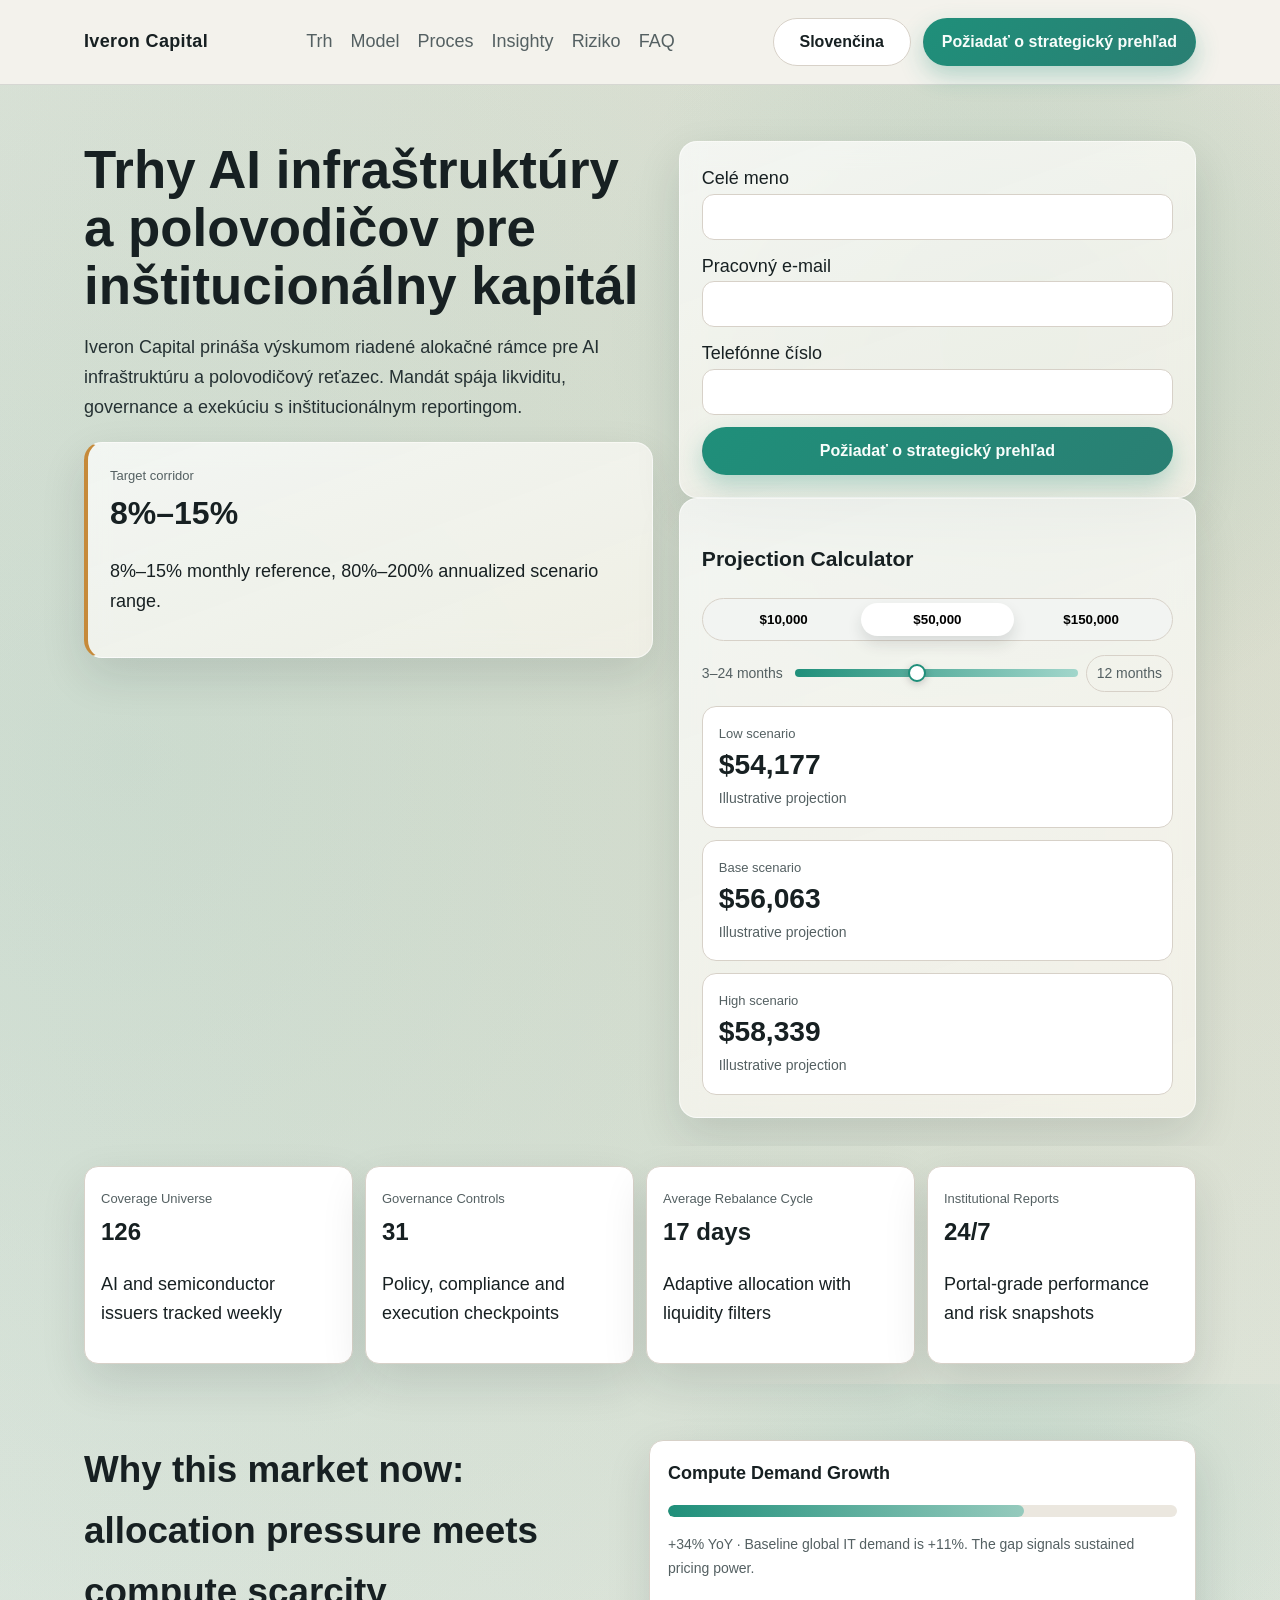
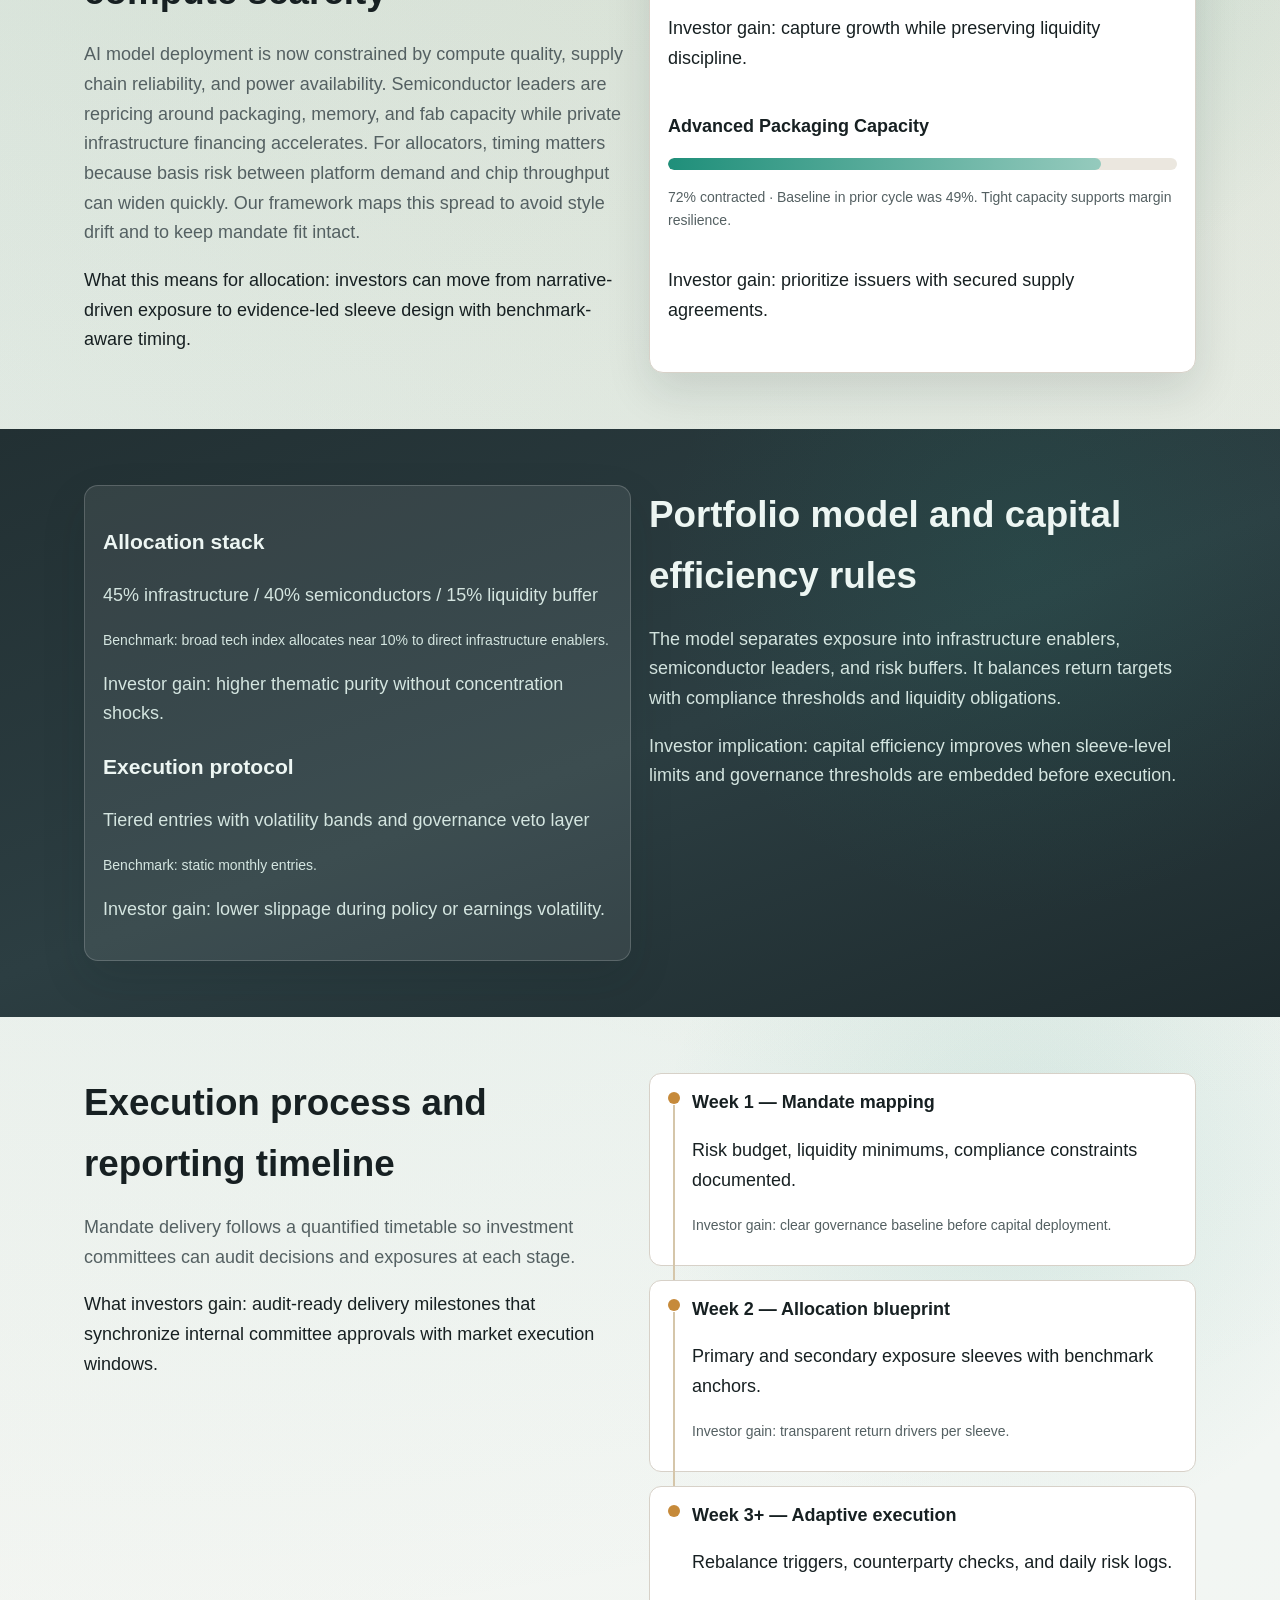
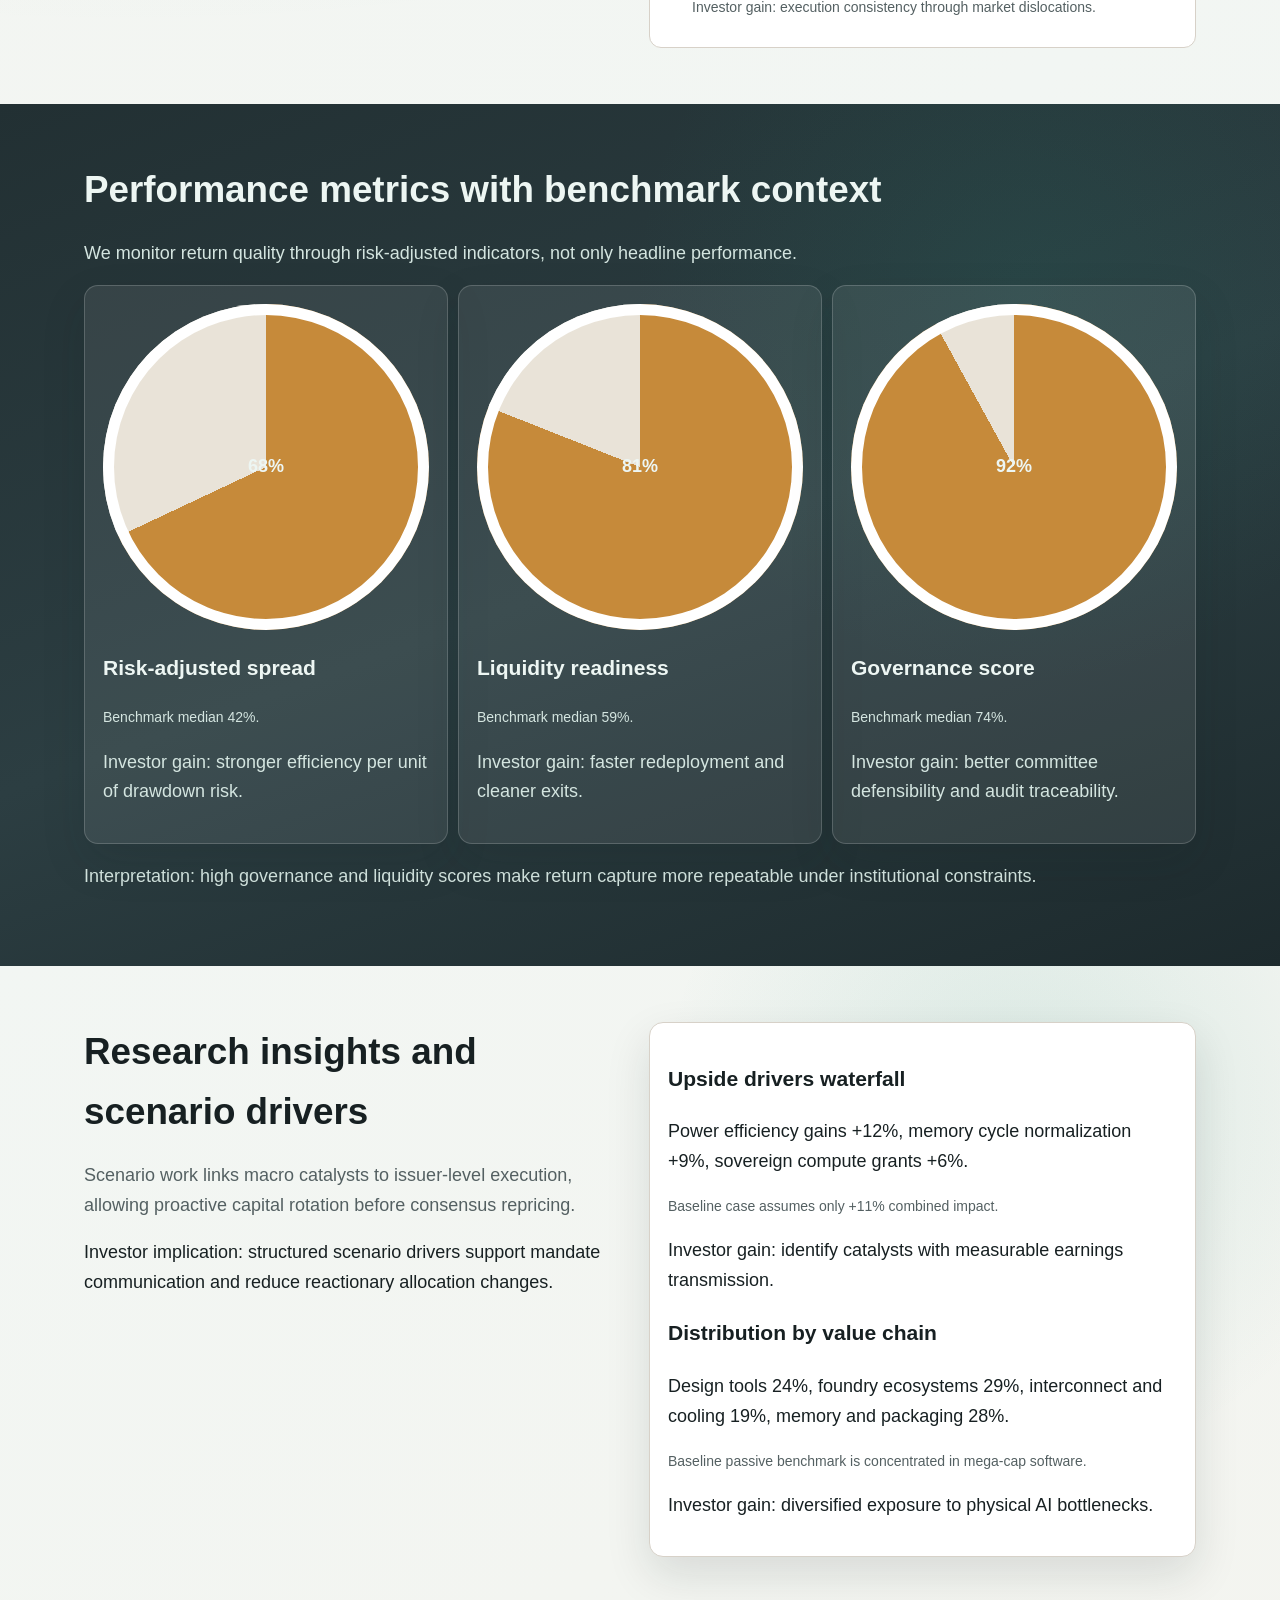
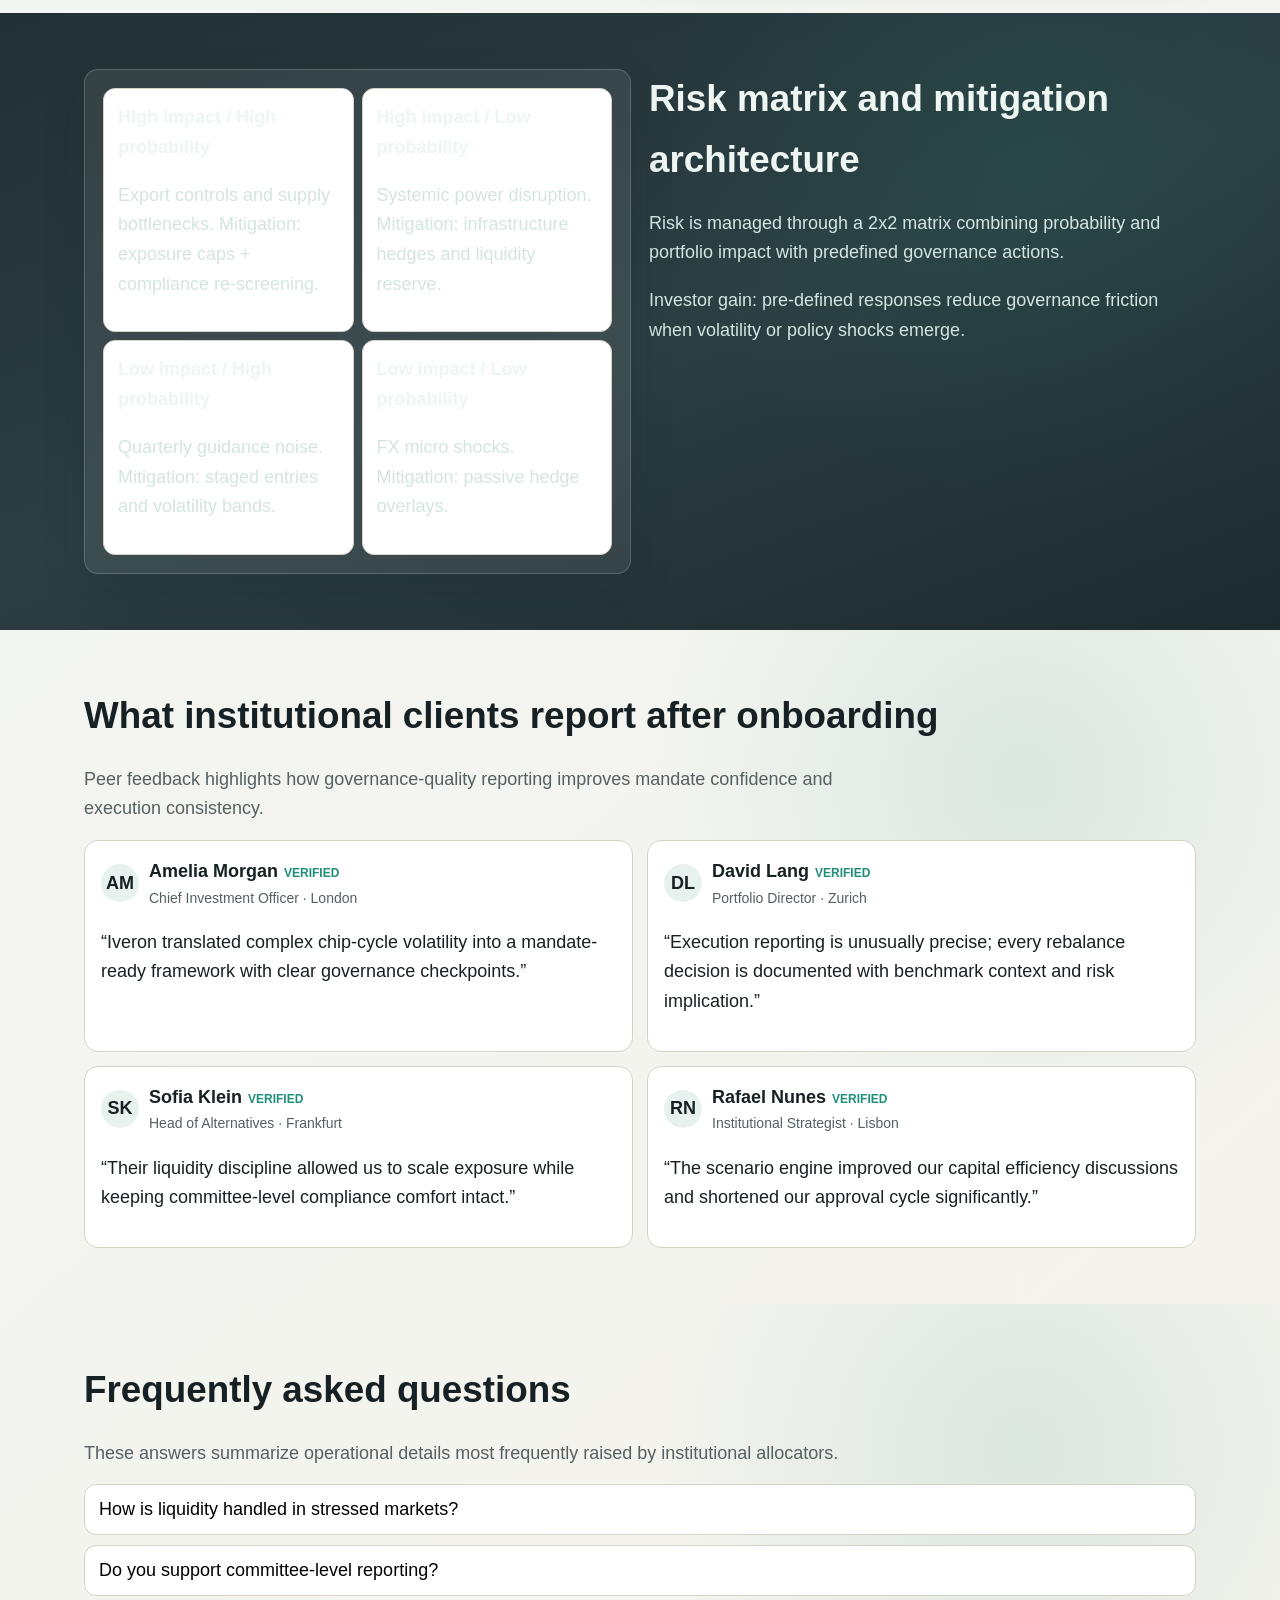
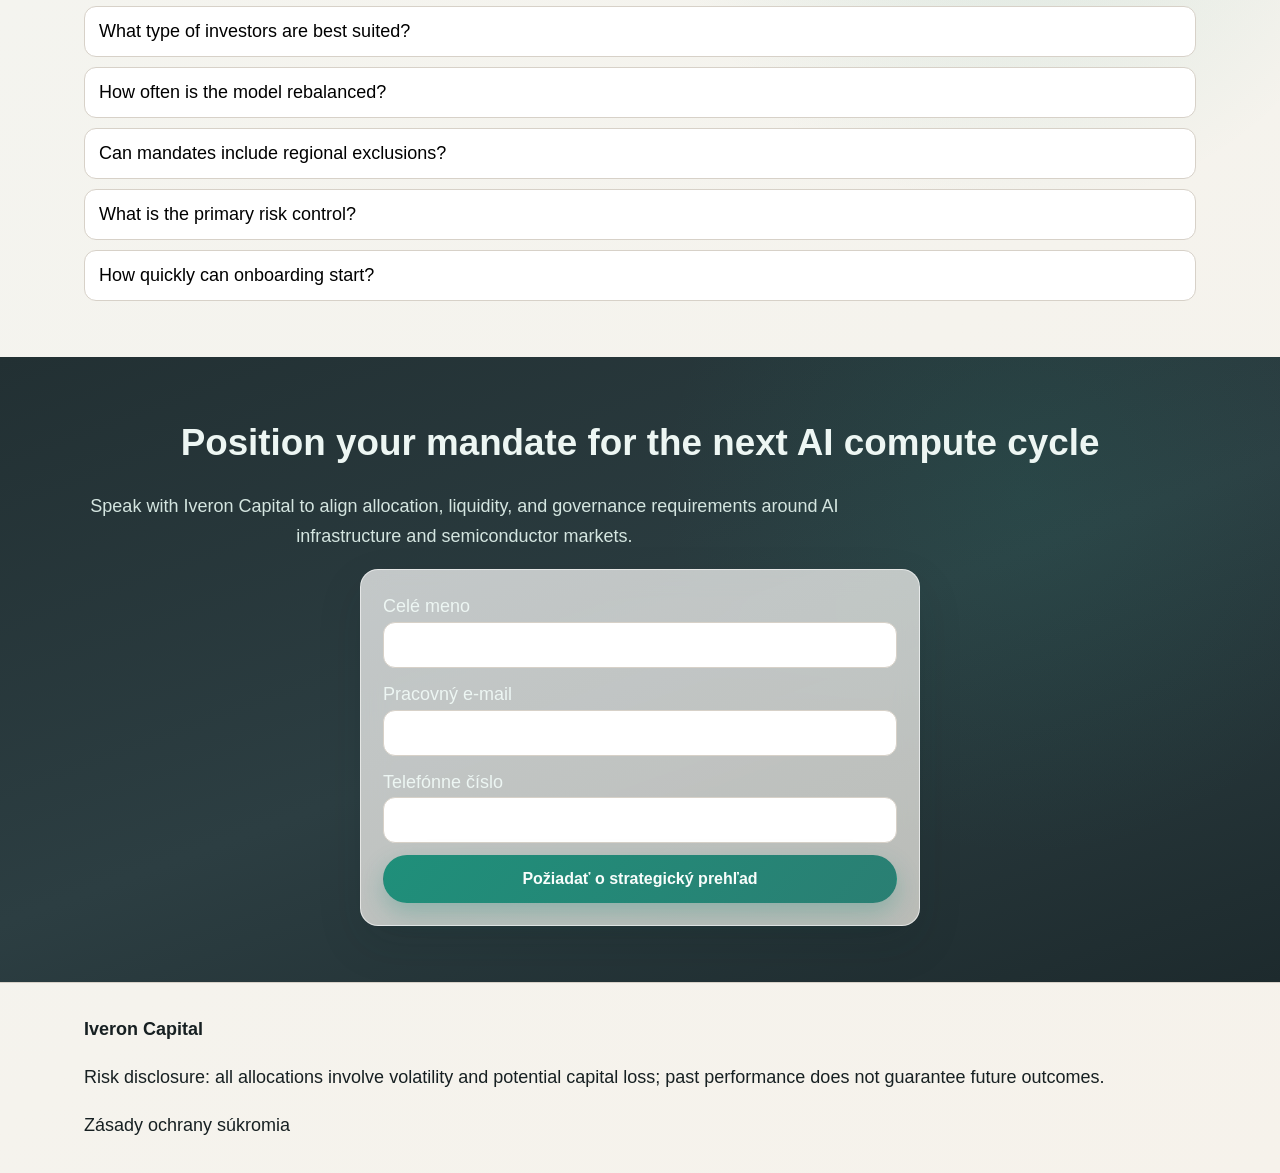
<file: sk/index.html>
<!doctype html>
<html lang="sk">
<head>
  <meta charset="utf-8" />
  <meta name="viewport" content="width=device-width, initial-scale=1" />
  <title>Iveron Capital | Trhy AI infraštruktúry a polovodičov</title>
  <meta name="description" content="Inštitucionálna platforma pre AI infraštruktúru a polovodiče s dôrazom na riadenie rizika." />
  <link rel="canonical" href="https://iveroncapital.com/sk/index.html" />
  <link rel="alternate" hreflang="en" href="https://iveroncapital.com/index.html" />
  <link rel="alternate" hreflang="de" href="https://iveroncapital.com/de/index.html" />
  <link rel="alternate" hreflang="fr" href="https://iveroncapital.com/fr/index.html" />
  <link rel="alternate" hreflang="es" href="https://iveroncapital.com/es/index.html" />
  <link rel="alternate" hreflang="it" href="https://iveroncapital.com/it/index.html" />
  <link rel="alternate" hreflang="tr" href="https://iveroncapital.com/tr/index.html" />
  <link rel="alternate" hreflang="pt" href="https://iveroncapital.com/pt/index.html" />
  <link rel="alternate" hreflang="ja" href="https://iveroncapital.com/jp/index.html" />
  <link rel="alternate" hreflang="sk" href="https://iveroncapital.com/sk/index.html" />
  <link rel="alternate" hreflang="en-BE" href="https://iveroncapital.com/be/index.html" />
  <meta property="og:title" content="Iveron Capital | Trhy AI infraštruktúry a polovodičov" />
  <meta property="og:description" content="Inštitucionálna platforma pre AI infraštruktúru a polovodiče s dôrazom na riadenie rizika." />
  <meta property="og:type" content="website" />
  <meta property="og:url" content="https://iveroncapital.com/sk/index.html" />
  <meta name="twitter:card" content="summary_large_image" />
  <meta name="twitter:title" content="Iveron Capital | Trhy AI infraštruktúry a polovodičov" />
  <meta name="twitter:description" content="Inštitucionálna platforma pre AI infraštruktúru a polovodiče s dôrazom na riadenie rizika." />
  <link rel="stylesheet" href="../assets/style.css" />
  <script type="application/ld+json">{"@context":"https://schema.org","@graph":[{"@type":"Organization","name":"Iveron Capital","url":"https://iveroncapital.com"},{"@type":"WebSite","name":"Iveron Capital","url":"https://iveroncapital.com"},{"@type":"FAQPage","mainEntity":[{"@type":"Question","name":"How is liquidity handled in stressed markets?","acceptedAnswer":{"@type":"Answer","text":"The model keeps a dedicated liquidity sleeve and trigger-based de-risking protocol, so redemption obligations and re-entry opportunities can be managed without forced selling."}}]},{"@type":"Review","author":{"@type":"Person","name":"Amelia Morgan"},"reviewBody":"Iveron translated complex chip-cycle volatility into a mandate-ready framework with clear governance checkpoints.","reviewRating":{"@type":"Rating","ratingValue":"5","bestRating":"5"}}]}</script>
</head>
<body>
<header class="site-header"><div class="container header-inner"><div class="brand">Iveron Capital</div><nav class="nav-links" aria-label="Primary"><a href="#s1">Trh</a><a href="#s2">Model</a><a href="#s3">Proces</a><a href="#s4">Insighty</a><a href="#s5">Riziko</a><a href="#s6">FAQ</a></nav><div class="header-actions"><div class="lang-menu"><button class="lang-toggle" aria-label="Language">Slovenčina</button><div class="lang-dropdown" role="menu"><a href="../index.html"><span class="flag"><svg viewBox="0 0 36 36"><rect width="36" height="36" fill="#012169"/><path d="M0 0l36 36M36 0L0 36" stroke="#fff" stroke-width="6"/><path d="M0 0l36 36M36 0L0 36" stroke="#c8102e" stroke-width="3"/><rect x="14" width="8" height="36" fill="#fff"/><rect y="14" width="36" height="8" fill="#fff"/><rect x="16" width="4" height="36" fill="#c8102e"/><rect y="16" width="36" height="4" fill="#c8102e"/></svg></span>English</a>
<a href="../de/index.html"><span class="flag"><svg viewBox="0 0 3 2"><rect width="3" height="2" fill="#ffce00"/><rect width="3" height="1.33" y="0" fill="#dd0000"/><rect width="3" height="0.66" y="0" fill="#000"/></svg></span>Deutsch</a>
<a href="../fr/index.html"><span class="flag"><svg viewBox="0 0 3 2"><rect width="1" height="2" fill="#0055a4"/><rect x="1" width="1" height="2" fill="#fff"/><rect x="2" width="1" height="2" fill="#ef4135"/></svg></span>Français</a>
<a href="../es/index.html"><span class="flag"><svg viewBox="0 0 3 2"><rect width="3" height="2" fill="#aa151b"/><rect y="0.5" width="3" height="1" fill="#f1bf00"/></svg></span>Español</a>
<a href="../it/index.html"><span class="flag"><svg viewBox="0 0 3 2"><rect width="1" height="2" fill="#009246"/><rect x="1" width="1" height="2" fill="#fff"/><rect x="2" width="1" height="2" fill="#ce2b37"/></svg></span>Italiano</a>
<a href="../tr/index.html"><span class="flag"><svg viewBox="0 0 36 24"><rect width="36" height="24" fill="#e30a17"/><circle cx="14" cy="12" r="6" fill="#fff"/><circle cx="16" cy="12" r="5" fill="#e30a17"/><polygon points="22,12 18.5,10 18.5,14" fill="#fff"/></svg></span>Türkçe</a>
<a href="../pt/index.html"><span class="flag"><svg viewBox="0 0 3 2"><rect width="3" height="2" fill="#ff0000"/><rect width="1.2" height="2" fill="#006600"/></svg></span>Português</a>
<a href="../jp/index.html"><span class="flag"><svg viewBox="0 0 3 2"><rect width="3" height="2" fill="#fff"/><circle cx="1.5" cy="1" r="0.5" fill="#bc002d"/></svg></span>日本語</a>
<a href="../sk/index.html"><span class="flag"><svg viewBox="0 0 3 2"><rect width="3" height="2" fill="#ee1c25"/><rect width="3" height="1.33" fill="#0b4ea2"/><rect width="3" height="0.66" fill="#fff"/></svg></span>Slovenčina</a>
<a href="../be/index.html"><span class="flag"><svg viewBox="0 0 3 2"><rect width="1" height="2" fill="#000"/><rect x="1" width="1" height="2" fill="#ffd90c"/><rect x="2" width="1" height="2" fill="#ef3340"/></svg></span>Belgium</a></div></div><a class="btn btn-primary" href="#lead">Požiadať o strategický prehľad</a><button class="drawer-toggle" aria-label="Menu">☰</button></div></div></header>
<div class="mobile-drawer" aria-hidden="true"><div class="drawer-panel"><button class="btn drawer-close" aria-label="Close">✕</button><nav class="drawer-nav"><a href="#s1">Trh</a><a href="#s2">Model</a><a href="#s3">Proces</a><a href="#s4">Insighty</a><a href="#s5">Riziko</a><a href="#s6">FAQ</a></nav><div class="lang-menu"><button class="lang-toggle">Slovenčina</button><div class="lang-dropdown open"><a href="../index.html"><span class="flag"><svg viewBox="0 0 36 36"><rect width="36" height="36" fill="#012169"/><path d="M0 0l36 36M36 0L0 36" stroke="#fff" stroke-width="6"/><path d="M0 0l36 36M36 0L0 36" stroke="#c8102e" stroke-width="3"/><rect x="14" width="8" height="36" fill="#fff"/><rect y="14" width="36" height="8" fill="#fff"/><rect x="16" width="4" height="36" fill="#c8102e"/><rect y="16" width="36" height="4" fill="#c8102e"/></svg></span>English</a>
<a href="../de/index.html"><span class="flag"><svg viewBox="0 0 3 2"><rect width="3" height="2" fill="#ffce00"/><rect width="3" height="1.33" y="0" fill="#dd0000"/><rect width="3" height="0.66" y="0" fill="#000"/></svg></span>Deutsch</a>
<a href="../fr/index.html"><span class="flag"><svg viewBox="0 0 3 2"><rect width="1" height="2" fill="#0055a4"/><rect x="1" width="1" height="2" fill="#fff"/><rect x="2" width="1" height="2" fill="#ef4135"/></svg></span>Français</a>
<a href="../es/index.html"><span class="flag"><svg viewBox="0 0 3 2"><rect width="3" height="2" fill="#aa151b"/><rect y="0.5" width="3" height="1" fill="#f1bf00"/></svg></span>Español</a>
<a href="../it/index.html"><span class="flag"><svg viewBox="0 0 3 2"><rect width="1" height="2" fill="#009246"/><rect x="1" width="1" height="2" fill="#fff"/><rect x="2" width="1" height="2" fill="#ce2b37"/></svg></span>Italiano</a>
<a href="../tr/index.html"><span class="flag"><svg viewBox="0 0 36 24"><rect width="36" height="24" fill="#e30a17"/><circle cx="14" cy="12" r="6" fill="#fff"/><circle cx="16" cy="12" r="5" fill="#e30a17"/><polygon points="22,12 18.5,10 18.5,14" fill="#fff"/></svg></span>Türkçe</a>
<a href="../pt/index.html"><span class="flag"><svg viewBox="0 0 3 2"><rect width="3" height="2" fill="#ff0000"/><rect width="1.2" height="2" fill="#006600"/></svg></span>Português</a>
<a href="../jp/index.html"><span class="flag"><svg viewBox="0 0 3 2"><rect width="3" height="2" fill="#fff"/><circle cx="1.5" cy="1" r="0.5" fill="#bc002d"/></svg></span>日本語</a>
<a href="../sk/index.html"><span class="flag"><svg viewBox="0 0 3 2"><rect width="3" height="2" fill="#ee1c25"/><rect width="3" height="1.33" fill="#0b4ea2"/><rect width="3" height="0.66" fill="#fff"/></svg></span>Slovenčina</a>
<a href="../be/index.html"><span class="flag"><svg viewBox="0 0 3 2"><rect width="1" height="2" fill="#000"/><rect x="1" width="1" height="2" fill="#ffd90c"/><rect x="2" width="1" height="2" fill="#ef3340"/></svg></span>Belgium</a></div></div><a class="btn btn-primary" href="#lead">Požiadať o strategický prehľad</a></div></div>

<main>
<section class="hero section-wrap"><div class="container hero-grid"><div><h1>Trhy AI infraštruktúry a polovodičov pre inštitucionálny kapitál</h1><p class="hero-intro">Iveron Capital prináša výskumom riadené alokačné rámce pre AI infraštruktúru a polovodičový reťazec. Mandát spája likviditu, governance a exekúciu s inštitucionálnym reportingom.</p><article class="glass-panel target-card"><div class="result-label">Target corridor</div><div class="target-value">8%–15%</div><p>8%–15% monthly reference, 80%–200% annualized scenario range.</p></article></div><div><article class="glass-panel form-card" id="lead"><form><label>Celé meno<input type="text" required /></label><label>Pracovný e-mail<input type="email" required /></label><label>Telefónne číslo<input type="tel" required /></label><button class="btn btn-primary" type="submit">Požiadať o strategický prehľad</button></form></article><article class="glass-panel calc-card"><h3>Projection Calculator</h3><div class="calc-controls"><div class="segmented" aria-label="Amount selector"><button data-amount="10000">$10,000</button><button data-amount="50000" class="active">$50,000</button><button data-amount="150000">$150,000</button></div><div class="slider-row"><span class="range-label">3–24 months</span><input id="monthsRange" type="range" min="3" max="24" value="12" /><span class="month-pill">12 months</span></div></div><div class="calc-results"><div class="result-card"><div class="result-label">Low scenario</div><div class="result-value" data-result="low"></div><div class="benchmark">Illustrative projection</div></div><div class="result-card"><div class="result-label">Base scenario</div><div class="result-value" data-result="base"></div><div class="benchmark">Illustrative projection</div></div><div class="result-card"><div class="result-label">High scenario</div><div class="result-value" data-result="high"></div><div class="benchmark">Illustrative projection</div></div></div></article></div></div></section>

<section class="kpi-strip"><div class="container kpi-grid"><article class="kpi-card"><span class="result-label">Coverage Universe</span><strong>126</strong><p>AI and semiconductor issuers tracked weekly</p></article><article class="kpi-card"><span class="result-label">Governance Controls</span><strong>31</strong><p>Policy, compliance and execution checkpoints</p></article><article class="kpi-card"><span class="result-label">Average Rebalance Cycle</span><strong>17 days</strong><p>Adaptive allocation with liquidity filters</p></article><article class="kpi-card"><span class="result-label">Institutional Reports</span><strong>24/7</strong><p>Portal-grade performance and risk snapshots</p></article></div></section>

<section id="s1" class="section-wrap"><div class="container split"><div><h2>Why this market now: allocation pressure meets compute scarcity</h2><p class="section-lead">AI model deployment is now constrained by compute quality, supply chain reliability, and power availability. Semiconductor leaders are repricing around packaging, memory, and fab capacity while private infrastructure financing accelerates. For allocators, timing matters because basis risk between platform demand and chip throughput can widen quickly. Our framework maps this spread to avoid style drift and to keep mandate fit intact.</p><p>What this means for allocation: investors can move from narrative-driven exposure to evidence-led sleeve design with benchmark-aware timing.</p></div><div class="visual-card chart-bars"><div class="bar-row"><strong>Compute Demand Growth</strong><div class="bar-track"><div class="bar-fill" style="width:70%"></div></div><div class="benchmark">+34% YoY · Baseline global IT demand is +11%. The gap signals sustained pricing power.</div><p>Investor gain: capture growth while preserving liquidity discipline.</p></div><div class="bar-row"><strong>Advanced Packaging Capacity</strong><div class="bar-track"><div class="bar-fill" style="width:85%"></div></div><div class="benchmark">72% contracted · Baseline in prior cycle was 49%. Tight capacity supports margin resilience.</div><p>Investor gain: prioritize issuers with secured supply agreements.</p></div></div></div></section>

<section id="s2" class="alt-dark section-wrap"><div class="container split"><div class="visual-card"><h3>Allocation stack</h3><p>45% infrastructure / 40% semiconductors / 15% liquidity buffer</p><p class="benchmark">Benchmark: broad tech index allocates near 10% to direct infrastructure enablers.</p><p>Investor gain: higher thematic purity without concentration shocks.</p><h3>Execution protocol</h3><p>Tiered entries with volatility bands and governance veto layer</p><p class="benchmark">Benchmark: static monthly entries.</p><p>Investor gain: lower slippage during policy or earnings volatility.</p></div><div><h2>Portfolio model and capital efficiency rules</h2><p class="section-lead">The model separates exposure into infrastructure enablers, semiconductor leaders, and risk buffers. It balances return targets with compliance thresholds and liquidity obligations.</p><p>Investor implication: capital efficiency improves when sleeve-level limits and governance thresholds are embedded before execution.</p></div></div></section>

<section id="s3" class="section-wrap"><div class="container split"><div><h2>Execution process and reporting timeline</h2><p class="section-lead">Mandate delivery follows a quantified timetable so investment committees can audit decisions and exposures at each stage.</p><p>What investors gain: audit-ready delivery milestones that synchronize internal committee approvals with market execution windows.</p></div><div class="timeline"><article class="timeline-step"><strong>Week 1 — Mandate mapping</strong><p>Risk budget, liquidity minimums, compliance constraints documented.</p><p class="benchmark">Investor gain: clear governance baseline before capital deployment.</p></article><article class="timeline-step"><strong>Week 2 — Allocation blueprint</strong><p>Primary and secondary exposure sleeves with benchmark anchors.</p><p class="benchmark">Investor gain: transparent return drivers per sleeve.</p></article><article class="timeline-step"><strong>Week 3+ — Adaptive execution</strong><p>Rebalance triggers, counterparty checks, and daily risk logs.</p><p class="benchmark">Investor gain: execution consistency through market dislocations.</p></article></div></div></section>

<section id="s4" class="alt-dark section-wrap"><div class="container"><h2>Performance metrics with benchmark context</h2><p class="section-lead">We monitor return quality through risk-adjusted indicators, not only headline performance.</p><div class="ring-grid"><article class="visual-card"><div class="ring" style="--pct:68"><span>68%</span></div><h3>Risk-adjusted spread</h3><p class="benchmark">Benchmark median 42%.</p><p>Investor gain: stronger efficiency per unit of drawdown risk.</p></article><article class="visual-card"><div class="ring" style="--pct:81"><span>81%</span></div><h3>Liquidity readiness</h3><p class="benchmark">Benchmark median 59%.</p><p>Investor gain: faster redeployment and cleaner exits.</p></article><article class="visual-card"><div class="ring" style="--pct:92"><span>92%</span></div><h3>Governance score</h3><p class="benchmark">Benchmark median 74%.</p><p>Investor gain: better committee defensibility and audit traceability.</p></article></div><p>Interpretation: high governance and liquidity scores make return capture more repeatable under institutional constraints.</p></div></section>

<section id="s5" class="section-wrap"><div class="container split"><div><h2>Research insights and scenario drivers</h2><p class="section-lead">Scenario work links macro catalysts to issuer-level execution, allowing proactive capital rotation before consensus repricing.</p><p>Investor implication: structured scenario drivers support mandate communication and reduce reactionary allocation changes.</p></div><div class="visual-card"><h3>Upside drivers waterfall</h3><p>Power efficiency gains +12%, memory cycle normalization +9%, sovereign compute grants +6%.</p><p class="benchmark">Baseline case assumes only +11% combined impact.</p><p>Investor gain: identify catalysts with measurable earnings transmission.</p><h3>Distribution by value chain</h3><p>Design tools 24%, foundry ecosystems 29%, interconnect and cooling 19%, memory and packaging 28%.</p><p class="benchmark">Baseline passive benchmark is concentrated in mega-cap software.</p><p>Investor gain: diversified exposure to physical AI bottlenecks.</p></div></div></section>

<section id="s6" class="alt-dark section-wrap"><div class="container split"><div class="visual-card"><div class="matrix"><div><strong>High impact / High probability</strong><p>Export controls and supply bottlenecks. Mitigation: exposure caps + compliance re-screening.</p></div><div><strong>High impact / Low probability</strong><p>Systemic power disruption. Mitigation: infrastructure hedges and liquidity reserve.</p></div><div><strong>Low impact / High probability</strong><p>Quarterly guidance noise. Mitigation: staged entries and volatility bands.</p></div><div><strong>Low impact / Low probability</strong><p>FX micro shocks. Mitigation: passive hedge overlays.</p></div></div></div><div><h2>Risk matrix and mitigation architecture</h2><p class="section-lead">Risk is managed through a 2x2 matrix combining probability and portfolio impact with predefined governance actions.</p><p>Investor gain: pre-defined responses reduce governance friction when volatility or policy shocks emerge.</p></div></div></section>

<section id="s7" class="section-wrap"><div class="container"><h2>What institutional clients report after onboarding</h2><p class="section-lead">Peer feedback highlights how governance-quality reporting improves mandate confidence and execution consistency.</p><div class="reviews-grid"><article class="review-card"><div class="review-head"><div class="initials">AM</div><div><strong>Amelia Morgan</strong><span class="verified">VERIFIED</span><div class="benchmark">Chief Investment Officer · London</div></div></div><p>“Iveron translated complex chip-cycle volatility into a mandate-ready framework with clear governance checkpoints.”</p></article><article class="review-card"><div class="review-head"><div class="initials">DL</div><div><strong>David Lang</strong><span class="verified">VERIFIED</span><div class="benchmark">Portfolio Director · Zurich</div></div></div><p>“Execution reporting is unusually precise; every rebalance decision is documented with benchmark context and risk implication.”</p></article><article class="review-card"><div class="review-head"><div class="initials">SK</div><div><strong>Sofia Klein</strong><span class="verified">VERIFIED</span><div class="benchmark">Head of Alternatives · Frankfurt</div></div></div><p>“Their liquidity discipline allowed us to scale exposure while keeping committee-level compliance comfort intact.”</p></article><article class="review-card"><div class="review-head"><div class="initials">RN</div><div><strong>Rafael Nunes</strong><span class="verified">VERIFIED</span><div class="benchmark">Institutional Strategist · Lisbon</div></div></div><p>“The scenario engine improved our capital efficiency discussions and shortened our approval cycle significantly.”</p></article></div></div></section>

<section id="s8" class="section-wrap"><div class="container"><h2>Frequently asked questions</h2><p class="section-lead">These answers summarize operational details most frequently raised by institutional allocators.</p><div class="faq-list"><article class="faq-item"><button class="faq-q">How is liquidity handled in stressed markets?</button><div class="faq-answer">The model keeps a dedicated liquidity sleeve and trigger-based de-risking protocol, so redemption obligations and re-entry opportunities can be managed without forced selling.</div></article><article class="faq-item"><button class="faq-q">Do you support committee-level reporting?</button><div class="faq-answer">Yes. We provide periodic and on-demand reporting covering allocation changes, benchmark deltas, governance logs, and risk-adjusted outcomes.</div></article><article class="faq-item"><button class="faq-q">What type of investors are best suited?</button><div class="faq-answer">Family offices, pension committees, and institutional allocators seeking thematic exposure with formal governance and compliance structure.</div></article><article class="faq-item"><button class="faq-q">How often is the model rebalanced?</button><div class="faq-answer">Typically every 17 days, with event-driven overrides when volatility, regulation, or earnings regimes shift materially.</div></article><article class="faq-item"><button class="faq-q">Can mandates include regional exclusions?</button><div class="faq-answer">Yes. Geographic and policy exclusions are integrated in pre-trade screening and monitored continuously.</div></article><article class="faq-item"><button class="faq-q">What is the primary risk control?</button><div class="faq-answer">Position and sleeve limits linked to a probability-impact matrix plus execution veto checks.</div></article><article class="faq-item"><button class="faq-q">How quickly can onboarding start?</button><div class="faq-answer">A mandate discovery call can be arranged immediately, and implementation planning usually starts within one business week.</div></article></div></div></section>

<section class="final-cta alt-dark section-wrap"><div class="container"><h2>Position your mandate for the next AI compute cycle</h2><p class="section-lead">Speak with Iveron Capital to align allocation, liquidity, and governance requirements around AI infrastructure and semiconductor markets.</p><article class="glass-panel form-card"><form><label>Celé meno<input type="text" required /></label><label>Pracovný e-mail<input type="email" required /></label><label>Telefónne číslo<input type="tel" required /></label><button class="btn btn-primary" type="submit">Požiadať o strategický prehľad</button></form></article></div></section>
</main>

<footer><div class="container"><strong>Iveron Capital</strong><p>Risk disclosure: all allocations involve volatility and potential capital loss; past performance does not guarantee future outcomes.</p><a href="#" data-open-modal>Zásady ochrany súkromia</a></div></footer>

<div class="modal" id="privacyModal" aria-hidden="true"><div class="modal-box"><div class="modal-head"><button class="btn" data-close-modal aria-label="Close">✕</button></div><div class="modal-content"><h3>Introduction</h3><p>This policy explains how Iveron Capital processes personal data for investor communications and mandate qualification.</p><h3>Data collection</h3><p>We collect name, professional email, phone number, and interaction metadata from submitted forms.</p><h3>Legal basis</h3><p>Processing relies on legitimate interest, contractual necessity during onboarding, and consent where required by law.</p><h3>Cookies</h3><p>Essential and analytical cookies are used to maintain session integrity and evaluate website performance.</p><h3>Retention</h3><p>Lead data is retained for mandate evaluation periods and archived according to compliance schedules.</p><h3>Third-party sharing</h3><p>Data may be shared with regulated service providers for CRM, analytics, and secure communications under contractual safeguards.</p><h3>Security</h3><p>We apply encryption, access controls, and monitoring procedures designed for institutional data handling.</p><h3>User rights</h3><p>Users can request access, correction, deletion, restriction, portability, or objection as permitted by applicable law.</p><h3>International transfers</h3><p>Cross-border transfers rely on appropriate safeguards including standard contractual clauses.</p><h3>Industry risk disclosure</h3><p>Market commentary is illustrative and does not eliminate capital risk, liquidity risk, or policy risk.</p><h3>Contact</h3><p>For privacy requests, contact privacy@iveroncapital.com.</p></div><div class="modal-foot"><button class="btn" data-close-modal>Zavrieť</button></div></div></div>

<script defer src="../assets/app.js"></script>
</body>
</html>
</file>
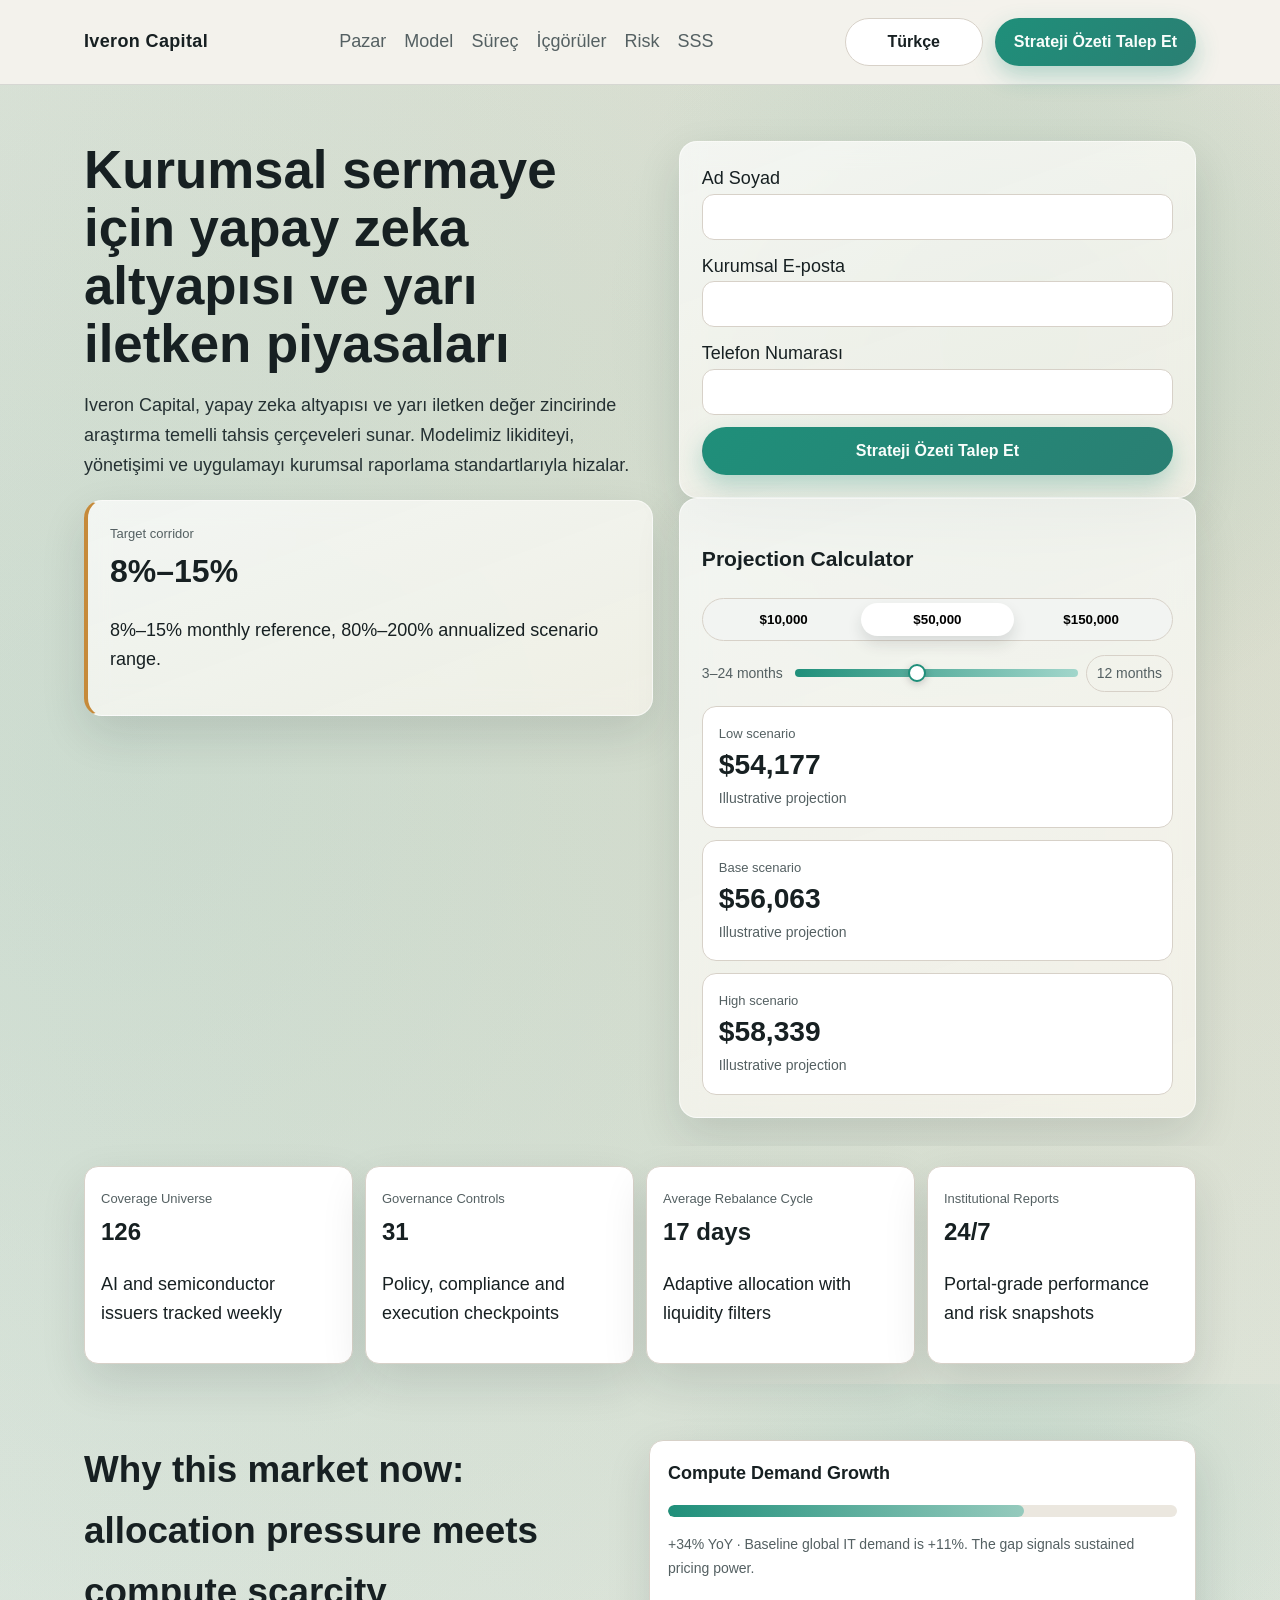
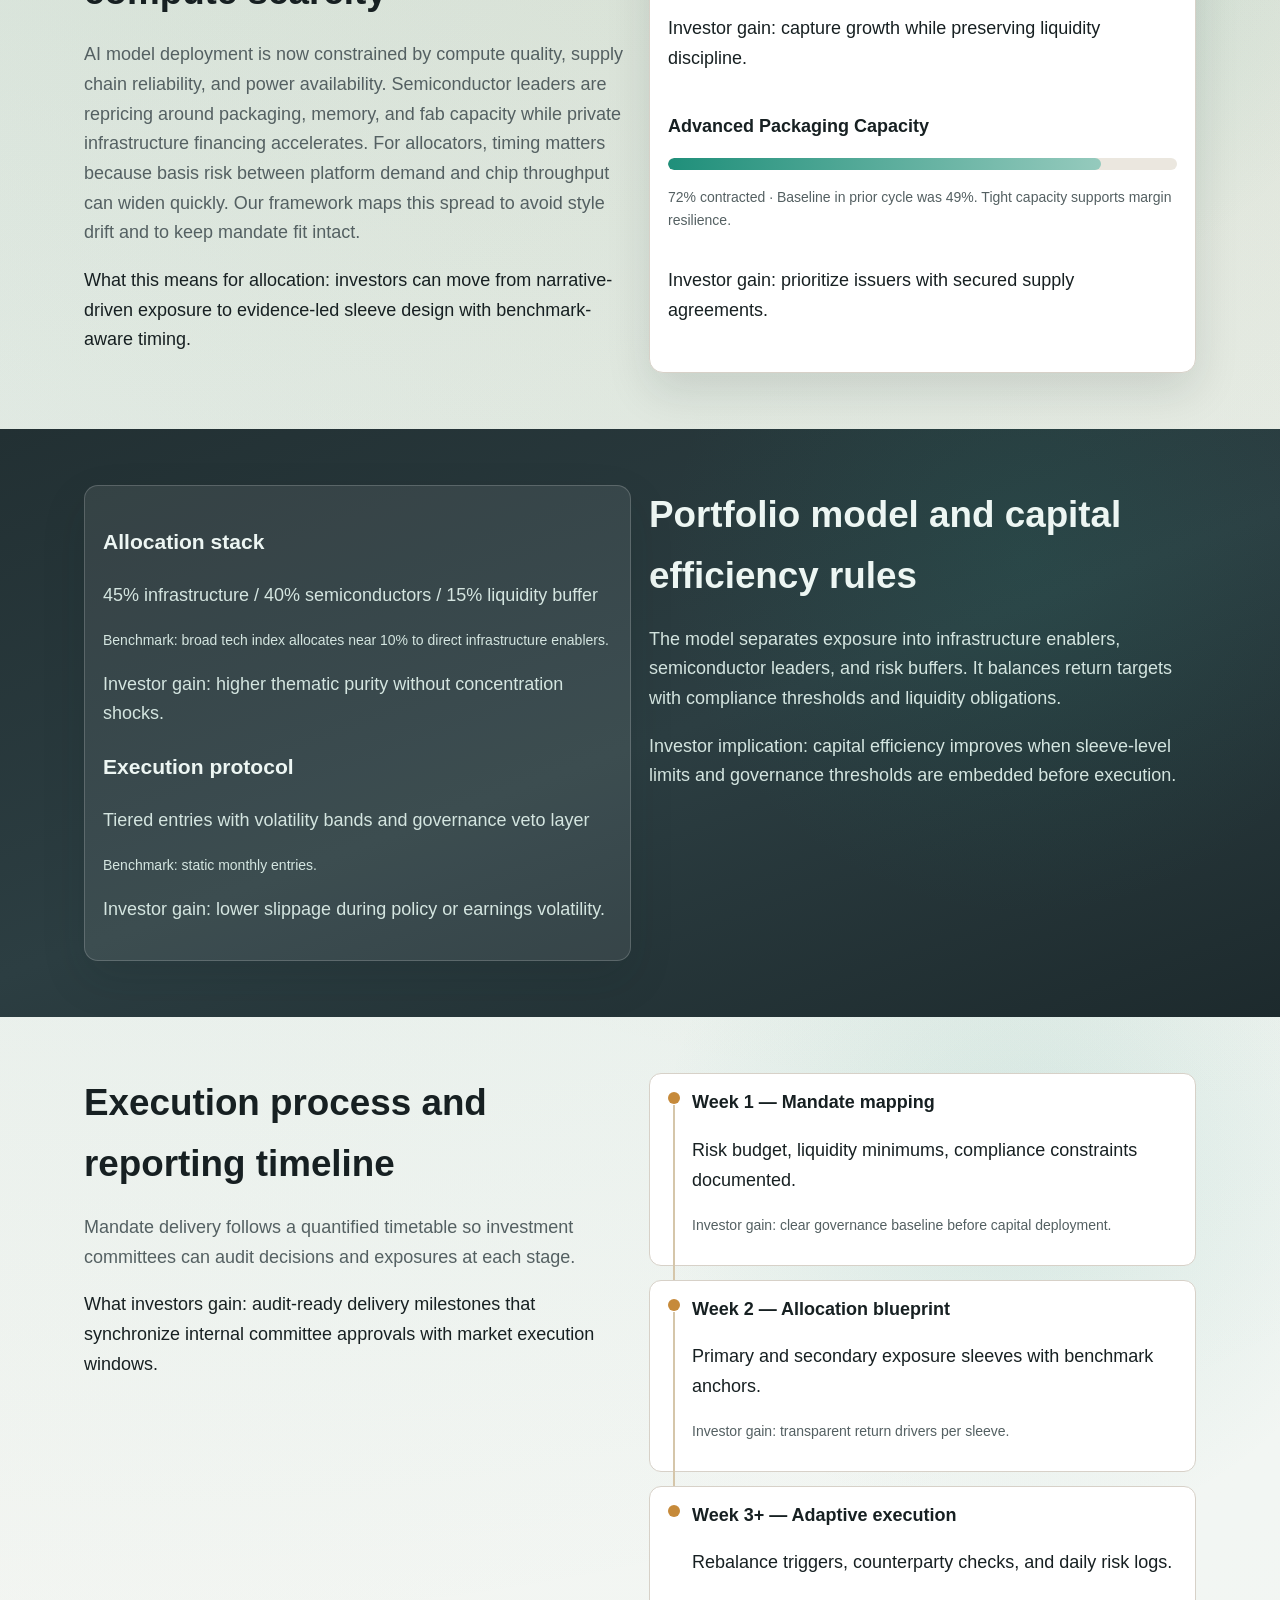
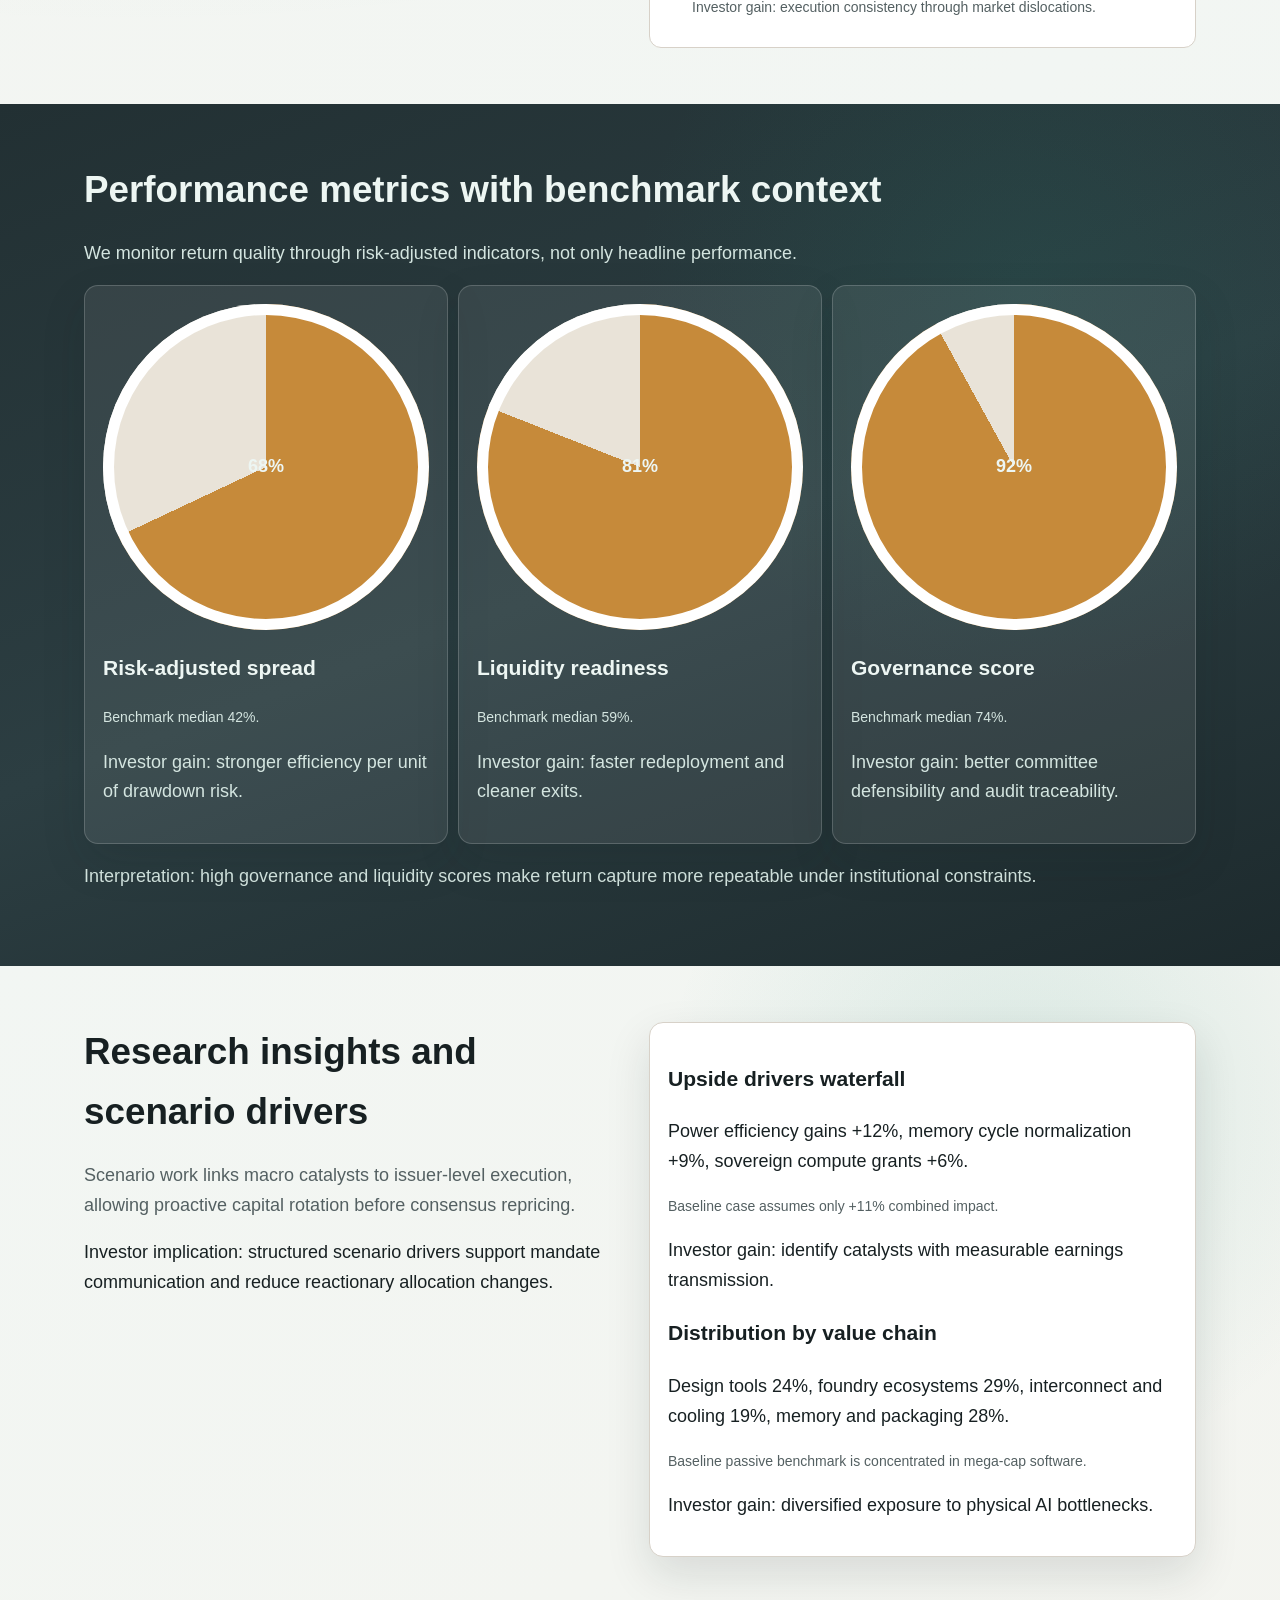
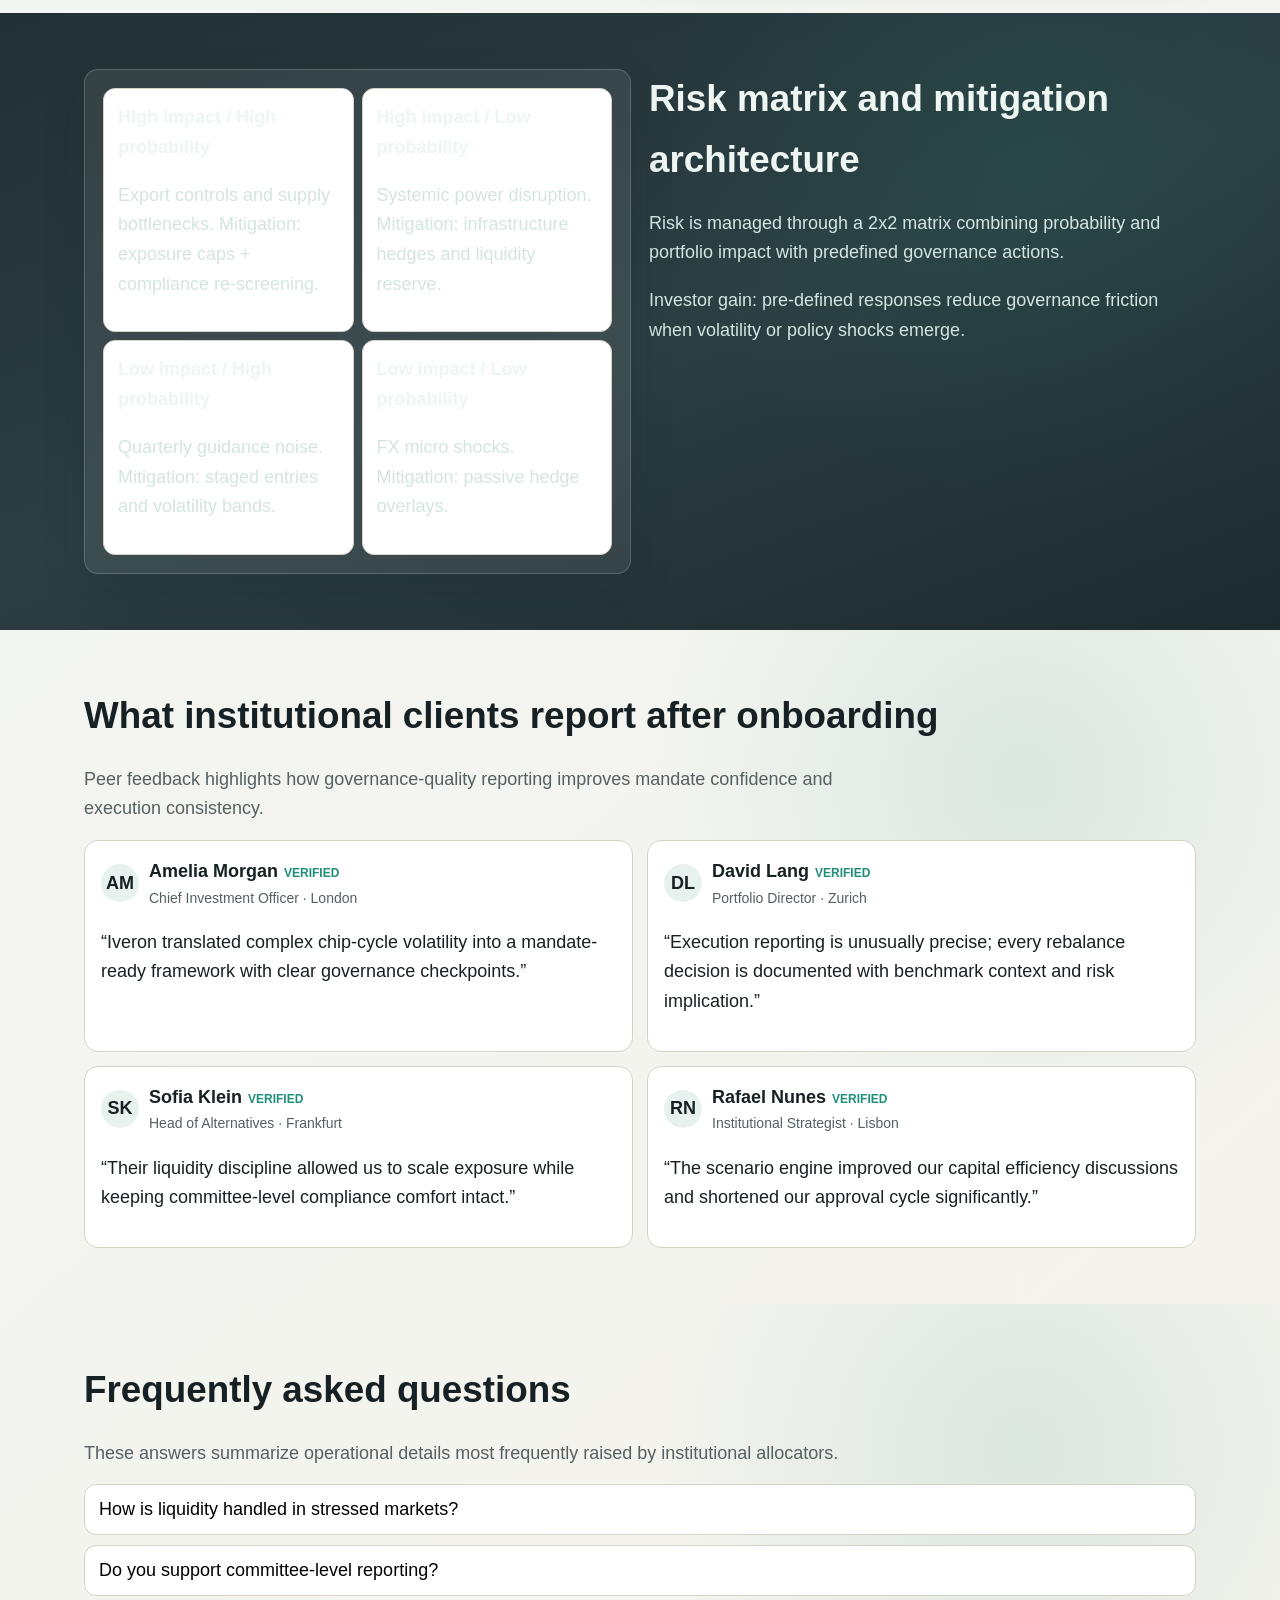
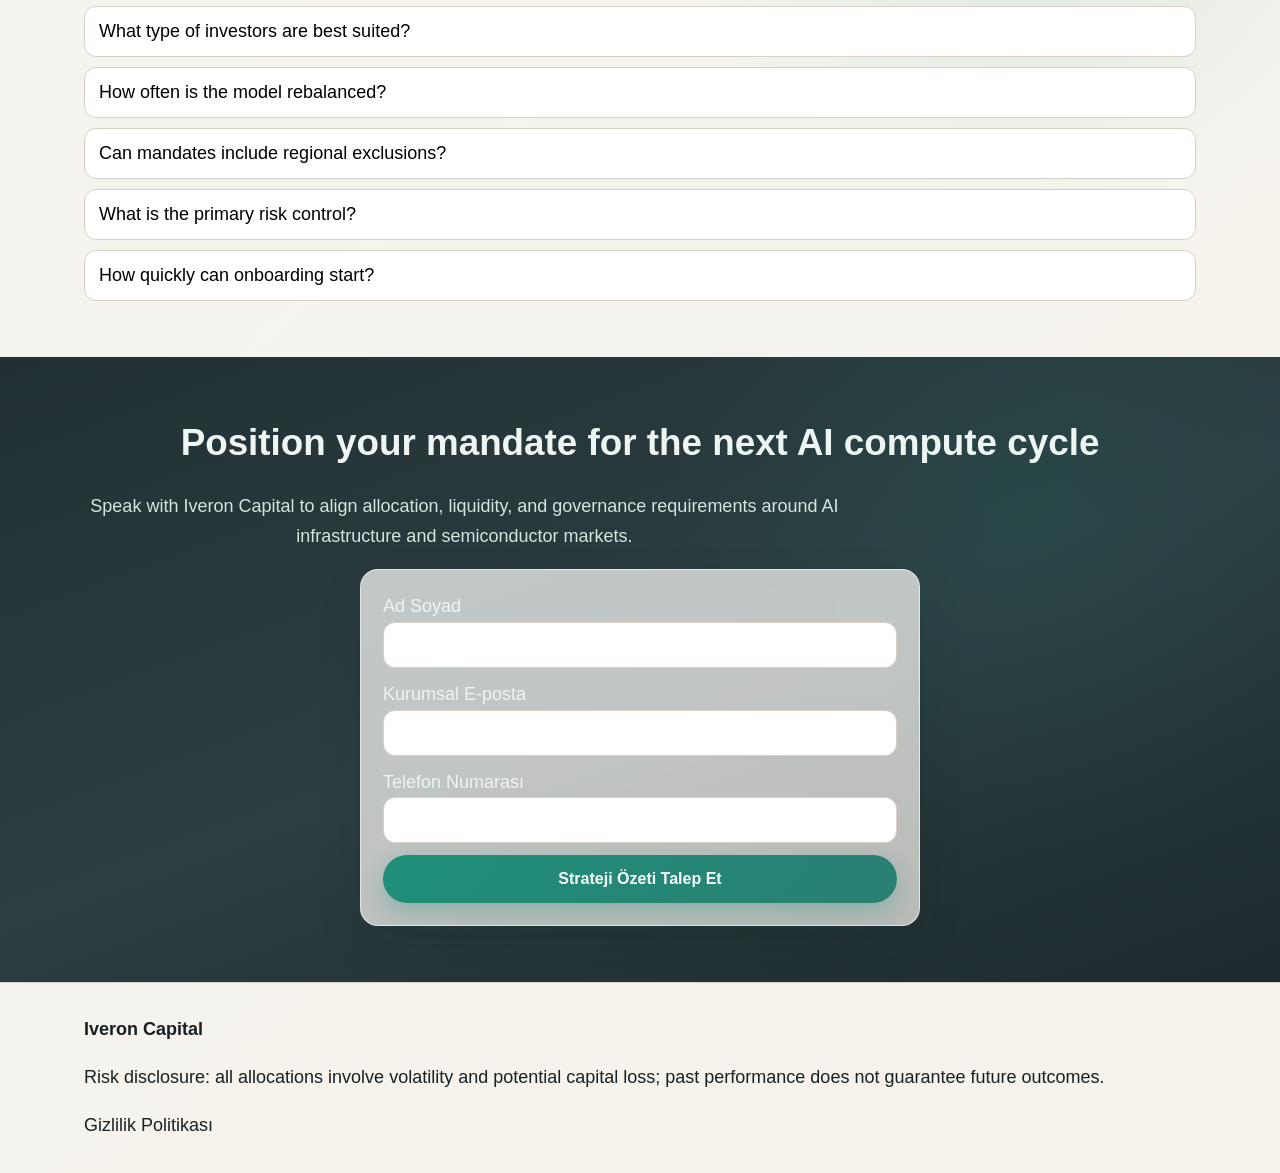
<file: tr/index.html>
<!doctype html>
<html lang="tr">
<head>
  <meta charset="utf-8" />
  <meta name="viewport" content="width=device-width, initial-scale=1" />
  <title>Iveron Capital | Yapay Zeka Altyapısı ve Yarı İletken Piyasaları</title>
  <meta name="description" content="Kurumsal yatırımcılar için yapay zeka altyapısı ve yarı iletken piyasalarında analiz ve yürütme." />
  <link rel="canonical" href="https://iveroncapital.com/tr/index.html" />
  <link rel="alternate" hreflang="en" href="https://iveroncapital.com/index.html" />
  <link rel="alternate" hreflang="de" href="https://iveroncapital.com/de/index.html" />
  <link rel="alternate" hreflang="fr" href="https://iveroncapital.com/fr/index.html" />
  <link rel="alternate" hreflang="es" href="https://iveroncapital.com/es/index.html" />
  <link rel="alternate" hreflang="it" href="https://iveroncapital.com/it/index.html" />
  <link rel="alternate" hreflang="tr" href="https://iveroncapital.com/tr/index.html" />
  <link rel="alternate" hreflang="pt" href="https://iveroncapital.com/pt/index.html" />
  <link rel="alternate" hreflang="ja" href="https://iveroncapital.com/jp/index.html" />
  <link rel="alternate" hreflang="sk" href="https://iveroncapital.com/sk/index.html" />
  <link rel="alternate" hreflang="en-BE" href="https://iveroncapital.com/be/index.html" />
  <meta property="og:title" content="Iveron Capital | Yapay Zeka Altyapısı ve Yarı İletken Piyasaları" />
  <meta property="og:description" content="Kurumsal yatırımcılar için yapay zeka altyapısı ve yarı iletken piyasalarında analiz ve yürütme." />
  <meta property="og:type" content="website" />
  <meta property="og:url" content="https://iveroncapital.com/tr/index.html" />
  <meta name="twitter:card" content="summary_large_image" />
  <meta name="twitter:title" content="Iveron Capital | Yapay Zeka Altyapısı ve Yarı İletken Piyasaları" />
  <meta name="twitter:description" content="Kurumsal yatırımcılar için yapay zeka altyapısı ve yarı iletken piyasalarında analiz ve yürütme." />
  <link rel="stylesheet" href="../assets/style.css" />
  <script type="application/ld+json">{"@context":"https://schema.org","@graph":[{"@type":"Organization","name":"Iveron Capital","url":"https://iveroncapital.com"},{"@type":"WebSite","name":"Iveron Capital","url":"https://iveroncapital.com"},{"@type":"FAQPage","mainEntity":[{"@type":"Question","name":"How is liquidity handled in stressed markets?","acceptedAnswer":{"@type":"Answer","text":"The model keeps a dedicated liquidity sleeve and trigger-based de-risking protocol, so redemption obligations and re-entry opportunities can be managed without forced selling."}}]},{"@type":"Review","author":{"@type":"Person","name":"Amelia Morgan"},"reviewBody":"Iveron translated complex chip-cycle volatility into a mandate-ready framework with clear governance checkpoints.","reviewRating":{"@type":"Rating","ratingValue":"5","bestRating":"5"}}]}</script>
</head>
<body>
<header class="site-header"><div class="container header-inner"><div class="brand">Iveron Capital</div><nav class="nav-links" aria-label="Primary"><a href="#s1">Pazar</a><a href="#s2">Model</a><a href="#s3">Süreç</a><a href="#s4">İçgörüler</a><a href="#s5">Risk</a><a href="#s6">SSS</a></nav><div class="header-actions"><div class="lang-menu"><button class="lang-toggle" aria-label="Language">Türkçe</button><div class="lang-dropdown" role="menu"><a href="../index.html"><span class="flag"><svg viewBox="0 0 36 36"><rect width="36" height="36" fill="#012169"/><path d="M0 0l36 36M36 0L0 36" stroke="#fff" stroke-width="6"/><path d="M0 0l36 36M36 0L0 36" stroke="#c8102e" stroke-width="3"/><rect x="14" width="8" height="36" fill="#fff"/><rect y="14" width="36" height="8" fill="#fff"/><rect x="16" width="4" height="36" fill="#c8102e"/><rect y="16" width="36" height="4" fill="#c8102e"/></svg></span>English</a>
<a href="../de/index.html"><span class="flag"><svg viewBox="0 0 3 2"><rect width="3" height="2" fill="#ffce00"/><rect width="3" height="1.33" y="0" fill="#dd0000"/><rect width="3" height="0.66" y="0" fill="#000"/></svg></span>Deutsch</a>
<a href="../fr/index.html"><span class="flag"><svg viewBox="0 0 3 2"><rect width="1" height="2" fill="#0055a4"/><rect x="1" width="1" height="2" fill="#fff"/><rect x="2" width="1" height="2" fill="#ef4135"/></svg></span>Français</a>
<a href="../es/index.html"><span class="flag"><svg viewBox="0 0 3 2"><rect width="3" height="2" fill="#aa151b"/><rect y="0.5" width="3" height="1" fill="#f1bf00"/></svg></span>Español</a>
<a href="../it/index.html"><span class="flag"><svg viewBox="0 0 3 2"><rect width="1" height="2" fill="#009246"/><rect x="1" width="1" height="2" fill="#fff"/><rect x="2" width="1" height="2" fill="#ce2b37"/></svg></span>Italiano</a>
<a href="../tr/index.html"><span class="flag"><svg viewBox="0 0 36 24"><rect width="36" height="24" fill="#e30a17"/><circle cx="14" cy="12" r="6" fill="#fff"/><circle cx="16" cy="12" r="5" fill="#e30a17"/><polygon points="22,12 18.5,10 18.5,14" fill="#fff"/></svg></span>Türkçe</a>
<a href="../pt/index.html"><span class="flag"><svg viewBox="0 0 3 2"><rect width="3" height="2" fill="#ff0000"/><rect width="1.2" height="2" fill="#006600"/></svg></span>Português</a>
<a href="../jp/index.html"><span class="flag"><svg viewBox="0 0 3 2"><rect width="3" height="2" fill="#fff"/><circle cx="1.5" cy="1" r="0.5" fill="#bc002d"/></svg></span>日本語</a>
<a href="../sk/index.html"><span class="flag"><svg viewBox="0 0 3 2"><rect width="3" height="2" fill="#ee1c25"/><rect width="3" height="1.33" fill="#0b4ea2"/><rect width="3" height="0.66" fill="#fff"/></svg></span>Slovenčina</a>
<a href="../be/index.html"><span class="flag"><svg viewBox="0 0 3 2"><rect width="1" height="2" fill="#000"/><rect x="1" width="1" height="2" fill="#ffd90c"/><rect x="2" width="1" height="2" fill="#ef3340"/></svg></span>Belgium</a></div></div><a class="btn btn-primary" href="#lead">Strateji Özeti Talep Et</a><button class="drawer-toggle" aria-label="Menu">☰</button></div></div></header>
<div class="mobile-drawer" aria-hidden="true"><div class="drawer-panel"><button class="btn drawer-close" aria-label="Close">✕</button><nav class="drawer-nav"><a href="#s1">Pazar</a><a href="#s2">Model</a><a href="#s3">Süreç</a><a href="#s4">İçgörüler</a><a href="#s5">Risk</a><a href="#s6">SSS</a></nav><div class="lang-menu"><button class="lang-toggle">Türkçe</button><div class="lang-dropdown open"><a href="../index.html"><span class="flag"><svg viewBox="0 0 36 36"><rect width="36" height="36" fill="#012169"/><path d="M0 0l36 36M36 0L0 36" stroke="#fff" stroke-width="6"/><path d="M0 0l36 36M36 0L0 36" stroke="#c8102e" stroke-width="3"/><rect x="14" width="8" height="36" fill="#fff"/><rect y="14" width="36" height="8" fill="#fff"/><rect x="16" width="4" height="36" fill="#c8102e"/><rect y="16" width="36" height="4" fill="#c8102e"/></svg></span>English</a>
<a href="../de/index.html"><span class="flag"><svg viewBox="0 0 3 2"><rect width="3" height="2" fill="#ffce00"/><rect width="3" height="1.33" y="0" fill="#dd0000"/><rect width="3" height="0.66" y="0" fill="#000"/></svg></span>Deutsch</a>
<a href="../fr/index.html"><span class="flag"><svg viewBox="0 0 3 2"><rect width="1" height="2" fill="#0055a4"/><rect x="1" width="1" height="2" fill="#fff"/><rect x="2" width="1" height="2" fill="#ef4135"/></svg></span>Français</a>
<a href="../es/index.html"><span class="flag"><svg viewBox="0 0 3 2"><rect width="3" height="2" fill="#aa151b"/><rect y="0.5" width="3" height="1" fill="#f1bf00"/></svg></span>Español</a>
<a href="../it/index.html"><span class="flag"><svg viewBox="0 0 3 2"><rect width="1" height="2" fill="#009246"/><rect x="1" width="1" height="2" fill="#fff"/><rect x="2" width="1" height="2" fill="#ce2b37"/></svg></span>Italiano</a>
<a href="../tr/index.html"><span class="flag"><svg viewBox="0 0 36 24"><rect width="36" height="24" fill="#e30a17"/><circle cx="14" cy="12" r="6" fill="#fff"/><circle cx="16" cy="12" r="5" fill="#e30a17"/><polygon points="22,12 18.5,10 18.5,14" fill="#fff"/></svg></span>Türkçe</a>
<a href="../pt/index.html"><span class="flag"><svg viewBox="0 0 3 2"><rect width="3" height="2" fill="#ff0000"/><rect width="1.2" height="2" fill="#006600"/></svg></span>Português</a>
<a href="../jp/index.html"><span class="flag"><svg viewBox="0 0 3 2"><rect width="3" height="2" fill="#fff"/><circle cx="1.5" cy="1" r="0.5" fill="#bc002d"/></svg></span>日本語</a>
<a href="../sk/index.html"><span class="flag"><svg viewBox="0 0 3 2"><rect width="3" height="2" fill="#ee1c25"/><rect width="3" height="1.33" fill="#0b4ea2"/><rect width="3" height="0.66" fill="#fff"/></svg></span>Slovenčina</a>
<a href="../be/index.html"><span class="flag"><svg viewBox="0 0 3 2"><rect width="1" height="2" fill="#000"/><rect x="1" width="1" height="2" fill="#ffd90c"/><rect x="2" width="1" height="2" fill="#ef3340"/></svg></span>Belgium</a></div></div><a class="btn btn-primary" href="#lead">Strateji Özeti Talep Et</a></div></div>

<main>
<section class="hero section-wrap"><div class="container hero-grid"><div><h1>Kurumsal sermaye için yapay zeka altyapısı ve yarı iletken piyasaları</h1><p class="hero-intro">Iveron Capital, yapay zeka altyapısı ve yarı iletken değer zincirinde araştırma temelli tahsis çerçeveleri sunar. Modelimiz likiditeyi, yönetişimi ve uygulamayı kurumsal raporlama standartlarıyla hizalar.</p><article class="glass-panel target-card"><div class="result-label">Target corridor</div><div class="target-value">8%–15%</div><p>8%–15% monthly reference, 80%–200% annualized scenario range.</p></article></div><div><article class="glass-panel form-card" id="lead"><form><label>Ad Soyad<input type="text" required /></label><label>Kurumsal E-posta<input type="email" required /></label><label>Telefon Numarası<input type="tel" required /></label><button class="btn btn-primary" type="submit">Strateji Özeti Talep Et</button></form></article><article class="glass-panel calc-card"><h3>Projection Calculator</h3><div class="calc-controls"><div class="segmented" aria-label="Amount selector"><button data-amount="10000">$10,000</button><button data-amount="50000" class="active">$50,000</button><button data-amount="150000">$150,000</button></div><div class="slider-row"><span class="range-label">3–24 months</span><input id="monthsRange" type="range" min="3" max="24" value="12" /><span class="month-pill">12 months</span></div></div><div class="calc-results"><div class="result-card"><div class="result-label">Low scenario</div><div class="result-value" data-result="low"></div><div class="benchmark">Illustrative projection</div></div><div class="result-card"><div class="result-label">Base scenario</div><div class="result-value" data-result="base"></div><div class="benchmark">Illustrative projection</div></div><div class="result-card"><div class="result-label">High scenario</div><div class="result-value" data-result="high"></div><div class="benchmark">Illustrative projection</div></div></div></article></div></div></section>

<section class="kpi-strip"><div class="container kpi-grid"><article class="kpi-card"><span class="result-label">Coverage Universe</span><strong>126</strong><p>AI and semiconductor issuers tracked weekly</p></article><article class="kpi-card"><span class="result-label">Governance Controls</span><strong>31</strong><p>Policy, compliance and execution checkpoints</p></article><article class="kpi-card"><span class="result-label">Average Rebalance Cycle</span><strong>17 days</strong><p>Adaptive allocation with liquidity filters</p></article><article class="kpi-card"><span class="result-label">Institutional Reports</span><strong>24/7</strong><p>Portal-grade performance and risk snapshots</p></article></div></section>

<section id="s1" class="section-wrap"><div class="container split"><div><h2>Why this market now: allocation pressure meets compute scarcity</h2><p class="section-lead">AI model deployment is now constrained by compute quality, supply chain reliability, and power availability. Semiconductor leaders are repricing around packaging, memory, and fab capacity while private infrastructure financing accelerates. For allocators, timing matters because basis risk between platform demand and chip throughput can widen quickly. Our framework maps this spread to avoid style drift and to keep mandate fit intact.</p><p>What this means for allocation: investors can move from narrative-driven exposure to evidence-led sleeve design with benchmark-aware timing.</p></div><div class="visual-card chart-bars"><div class="bar-row"><strong>Compute Demand Growth</strong><div class="bar-track"><div class="bar-fill" style="width:70%"></div></div><div class="benchmark">+34% YoY · Baseline global IT demand is +11%. The gap signals sustained pricing power.</div><p>Investor gain: capture growth while preserving liquidity discipline.</p></div><div class="bar-row"><strong>Advanced Packaging Capacity</strong><div class="bar-track"><div class="bar-fill" style="width:85%"></div></div><div class="benchmark">72% contracted · Baseline in prior cycle was 49%. Tight capacity supports margin resilience.</div><p>Investor gain: prioritize issuers with secured supply agreements.</p></div></div></div></section>

<section id="s2" class="alt-dark section-wrap"><div class="container split"><div class="visual-card"><h3>Allocation stack</h3><p>45% infrastructure / 40% semiconductors / 15% liquidity buffer</p><p class="benchmark">Benchmark: broad tech index allocates near 10% to direct infrastructure enablers.</p><p>Investor gain: higher thematic purity without concentration shocks.</p><h3>Execution protocol</h3><p>Tiered entries with volatility bands and governance veto layer</p><p class="benchmark">Benchmark: static monthly entries.</p><p>Investor gain: lower slippage during policy or earnings volatility.</p></div><div><h2>Portfolio model and capital efficiency rules</h2><p class="section-lead">The model separates exposure into infrastructure enablers, semiconductor leaders, and risk buffers. It balances return targets with compliance thresholds and liquidity obligations.</p><p>Investor implication: capital efficiency improves when sleeve-level limits and governance thresholds are embedded before execution.</p></div></div></section>

<section id="s3" class="section-wrap"><div class="container split"><div><h2>Execution process and reporting timeline</h2><p class="section-lead">Mandate delivery follows a quantified timetable so investment committees can audit decisions and exposures at each stage.</p><p>What investors gain: audit-ready delivery milestones that synchronize internal committee approvals with market execution windows.</p></div><div class="timeline"><article class="timeline-step"><strong>Week 1 — Mandate mapping</strong><p>Risk budget, liquidity minimums, compliance constraints documented.</p><p class="benchmark">Investor gain: clear governance baseline before capital deployment.</p></article><article class="timeline-step"><strong>Week 2 — Allocation blueprint</strong><p>Primary and secondary exposure sleeves with benchmark anchors.</p><p class="benchmark">Investor gain: transparent return drivers per sleeve.</p></article><article class="timeline-step"><strong>Week 3+ — Adaptive execution</strong><p>Rebalance triggers, counterparty checks, and daily risk logs.</p><p class="benchmark">Investor gain: execution consistency through market dislocations.</p></article></div></div></section>

<section id="s4" class="alt-dark section-wrap"><div class="container"><h2>Performance metrics with benchmark context</h2><p class="section-lead">We monitor return quality through risk-adjusted indicators, not only headline performance.</p><div class="ring-grid"><article class="visual-card"><div class="ring" style="--pct:68"><span>68%</span></div><h3>Risk-adjusted spread</h3><p class="benchmark">Benchmark median 42%.</p><p>Investor gain: stronger efficiency per unit of drawdown risk.</p></article><article class="visual-card"><div class="ring" style="--pct:81"><span>81%</span></div><h3>Liquidity readiness</h3><p class="benchmark">Benchmark median 59%.</p><p>Investor gain: faster redeployment and cleaner exits.</p></article><article class="visual-card"><div class="ring" style="--pct:92"><span>92%</span></div><h3>Governance score</h3><p class="benchmark">Benchmark median 74%.</p><p>Investor gain: better committee defensibility and audit traceability.</p></article></div><p>Interpretation: high governance and liquidity scores make return capture more repeatable under institutional constraints.</p></div></section>

<section id="s5" class="section-wrap"><div class="container split"><div><h2>Research insights and scenario drivers</h2><p class="section-lead">Scenario work links macro catalysts to issuer-level execution, allowing proactive capital rotation before consensus repricing.</p><p>Investor implication: structured scenario drivers support mandate communication and reduce reactionary allocation changes.</p></div><div class="visual-card"><h3>Upside drivers waterfall</h3><p>Power efficiency gains +12%, memory cycle normalization +9%, sovereign compute grants +6%.</p><p class="benchmark">Baseline case assumes only +11% combined impact.</p><p>Investor gain: identify catalysts with measurable earnings transmission.</p><h3>Distribution by value chain</h3><p>Design tools 24%, foundry ecosystems 29%, interconnect and cooling 19%, memory and packaging 28%.</p><p class="benchmark">Baseline passive benchmark is concentrated in mega-cap software.</p><p>Investor gain: diversified exposure to physical AI bottlenecks.</p></div></div></section>

<section id="s6" class="alt-dark section-wrap"><div class="container split"><div class="visual-card"><div class="matrix"><div><strong>High impact / High probability</strong><p>Export controls and supply bottlenecks. Mitigation: exposure caps + compliance re-screening.</p></div><div><strong>High impact / Low probability</strong><p>Systemic power disruption. Mitigation: infrastructure hedges and liquidity reserve.</p></div><div><strong>Low impact / High probability</strong><p>Quarterly guidance noise. Mitigation: staged entries and volatility bands.</p></div><div><strong>Low impact / Low probability</strong><p>FX micro shocks. Mitigation: passive hedge overlays.</p></div></div></div><div><h2>Risk matrix and mitigation architecture</h2><p class="section-lead">Risk is managed through a 2x2 matrix combining probability and portfolio impact with predefined governance actions.</p><p>Investor gain: pre-defined responses reduce governance friction when volatility or policy shocks emerge.</p></div></div></section>

<section id="s7" class="section-wrap"><div class="container"><h2>What institutional clients report after onboarding</h2><p class="section-lead">Peer feedback highlights how governance-quality reporting improves mandate confidence and execution consistency.</p><div class="reviews-grid"><article class="review-card"><div class="review-head"><div class="initials">AM</div><div><strong>Amelia Morgan</strong><span class="verified">VERIFIED</span><div class="benchmark">Chief Investment Officer · London</div></div></div><p>“Iveron translated complex chip-cycle volatility into a mandate-ready framework with clear governance checkpoints.”</p></article><article class="review-card"><div class="review-head"><div class="initials">DL</div><div><strong>David Lang</strong><span class="verified">VERIFIED</span><div class="benchmark">Portfolio Director · Zurich</div></div></div><p>“Execution reporting is unusually precise; every rebalance decision is documented with benchmark context and risk implication.”</p></article><article class="review-card"><div class="review-head"><div class="initials">SK</div><div><strong>Sofia Klein</strong><span class="verified">VERIFIED</span><div class="benchmark">Head of Alternatives · Frankfurt</div></div></div><p>“Their liquidity discipline allowed us to scale exposure while keeping committee-level compliance comfort intact.”</p></article><article class="review-card"><div class="review-head"><div class="initials">RN</div><div><strong>Rafael Nunes</strong><span class="verified">VERIFIED</span><div class="benchmark">Institutional Strategist · Lisbon</div></div></div><p>“The scenario engine improved our capital efficiency discussions and shortened our approval cycle significantly.”</p></article></div></div></section>

<section id="s8" class="section-wrap"><div class="container"><h2>Frequently asked questions</h2><p class="section-lead">These answers summarize operational details most frequently raised by institutional allocators.</p><div class="faq-list"><article class="faq-item"><button class="faq-q">How is liquidity handled in stressed markets?</button><div class="faq-answer">The model keeps a dedicated liquidity sleeve and trigger-based de-risking protocol, so redemption obligations and re-entry opportunities can be managed without forced selling.</div></article><article class="faq-item"><button class="faq-q">Do you support committee-level reporting?</button><div class="faq-answer">Yes. We provide periodic and on-demand reporting covering allocation changes, benchmark deltas, governance logs, and risk-adjusted outcomes.</div></article><article class="faq-item"><button class="faq-q">What type of investors are best suited?</button><div class="faq-answer">Family offices, pension committees, and institutional allocators seeking thematic exposure with formal governance and compliance structure.</div></article><article class="faq-item"><button class="faq-q">How often is the model rebalanced?</button><div class="faq-answer">Typically every 17 days, with event-driven overrides when volatility, regulation, or earnings regimes shift materially.</div></article><article class="faq-item"><button class="faq-q">Can mandates include regional exclusions?</button><div class="faq-answer">Yes. Geographic and policy exclusions are integrated in pre-trade screening and monitored continuously.</div></article><article class="faq-item"><button class="faq-q">What is the primary risk control?</button><div class="faq-answer">Position and sleeve limits linked to a probability-impact matrix plus execution veto checks.</div></article><article class="faq-item"><button class="faq-q">How quickly can onboarding start?</button><div class="faq-answer">A mandate discovery call can be arranged immediately, and implementation planning usually starts within one business week.</div></article></div></div></section>

<section class="final-cta alt-dark section-wrap"><div class="container"><h2>Position your mandate for the next AI compute cycle</h2><p class="section-lead">Speak with Iveron Capital to align allocation, liquidity, and governance requirements around AI infrastructure and semiconductor markets.</p><article class="glass-panel form-card"><form><label>Ad Soyad<input type="text" required /></label><label>Kurumsal E-posta<input type="email" required /></label><label>Telefon Numarası<input type="tel" required /></label><button class="btn btn-primary" type="submit">Strateji Özeti Talep Et</button></form></article></div></section>
</main>

<footer><div class="container"><strong>Iveron Capital</strong><p>Risk disclosure: all allocations involve volatility and potential capital loss; past performance does not guarantee future outcomes.</p><a href="#" data-open-modal>Gizlilik Politikası</a></div></footer>

<div class="modal" id="privacyModal" aria-hidden="true"><div class="modal-box"><div class="modal-head"><button class="btn" data-close-modal aria-label="Close">✕</button></div><div class="modal-content"><h3>Introduction</h3><p>This policy explains how Iveron Capital processes personal data for investor communications and mandate qualification.</p><h3>Data collection</h3><p>We collect name, professional email, phone number, and interaction metadata from submitted forms.</p><h3>Legal basis</h3><p>Processing relies on legitimate interest, contractual necessity during onboarding, and consent where required by law.</p><h3>Cookies</h3><p>Essential and analytical cookies are used to maintain session integrity and evaluate website performance.</p><h3>Retention</h3><p>Lead data is retained for mandate evaluation periods and archived according to compliance schedules.</p><h3>Third-party sharing</h3><p>Data may be shared with regulated service providers for CRM, analytics, and secure communications under contractual safeguards.</p><h3>Security</h3><p>We apply encryption, access controls, and monitoring procedures designed for institutional data handling.</p><h3>User rights</h3><p>Users can request access, correction, deletion, restriction, portability, or objection as permitted by applicable law.</p><h3>International transfers</h3><p>Cross-border transfers rely on appropriate safeguards including standard contractual clauses.</p><h3>Industry risk disclosure</h3><p>Market commentary is illustrative and does not eliminate capital risk, liquidity risk, or policy risk.</p><h3>Contact</h3><p>For privacy requests, contact privacy@iveroncapital.com.</p></div><div class="modal-foot"><button class="btn" data-close-modal>Kapat</button></div></div></div>

<script defer src="../assets/app.js"></script>
</body>
</html>
</file>
<file: assets/style.css>
:root {
  --bg: #f6f3ee;
  --surface: #fffdf9;
  --surface-strong: #1f2a2b;
  --text: #172022;
  --muted: #546062;
  --primary: #1f8f7a;
  --secondary: #c68a3a;
  --accent: #5b6d7c;
  --line: #d7d1c8;
  --radius: 18px;
  --radius-sm: 12px;
  --shadow: 0 18px 45px rgba(18, 30, 31, 0.12);
  --btn-height: 48px;
}

* { box-sizing: border-box; min-width: 0; }
html, body { margin: 0; padding: 0; overflow-x: hidden; }
body {
  font-family: Inter, -apple-system, BlinkMacSystemFont, "Segoe UI", sans-serif;
  color: var(--text);
  background: radial-gradient(circle at 10% 10%, rgba(31,143,122,.18), transparent 36%),
              radial-gradient(circle at 88% 8%, rgba(198,138,58,.15), transparent 30%),
              linear-gradient(140deg, #f6f3ee 0%, #f2f6f3 48%, #f6f2eb 100%);
  font-size: 18px;
  line-height: 1.65;
}
body.nav-open { overflow: hidden; }
a { color: inherit; text-decoration: none; }
p, li, label, .faq-answer, footer, .modal-content { font-size: 18px; line-height: 1.65; }

.section-wrap { position: relative; overflow: hidden; }
.section-wrap::before {
  content: "";
  position: absolute;
  inset: 0;
  background: radial-gradient(circle at 80% 22%, rgba(31, 143, 122, 0.12), transparent 32%);
  pointer-events: none;
}
.container {
  max-width: 1160px;
  margin: 0 auto;
  padding: 0 24px;
  position: relative;
  z-index: 1;
}

.site-header {
  position: sticky;
  top: 0;
  backdrop-filter: blur(12px);
  background: rgba(246, 243, 238, .92);
  border-bottom: 1px solid rgba(84,96,98,.18);
  z-index: 20;
}
.header-inner {
  display: flex;
  justify-content: space-between;
  align-items: center;
  gap: 16px;
  min-height: 84px;
}
.brand { font-weight: 700; letter-spacing: .02em; }
.nav-links { display: flex; gap: 18px; align-items: center; }
.nav-links a { color: var(--muted); font-weight: 500; }
.nav-links a:hover { color: var(--primary); }
.header-actions { display: flex; align-items: center; gap: 12px; }

.btn, .lang-toggle {
  height: var(--btn-height);
  padding: 0 18px;
  border-radius: 999px;
  border: 1px solid transparent;
  display: inline-flex;
  align-items: center;
  justify-content: center;
  font-size: 16px;
  font-weight: 600;
}
.btn-primary {
  background: linear-gradient(130deg, var(--primary), #2a7f73);
  color: #f8fdfb;
  box-shadow: 0 10px 24px rgba(31,143,122,.3);
}
.lang-menu { position: relative; }
.lang-toggle {
  background: #fff;
  border-color: var(--line);
  color: var(--text);
  min-width: 138px;
}
.lang-dropdown {
  position: absolute;
  right: 0;
  top: calc(100% + 8px);
  width: 220px;
  background: #fff;
  border: 1px solid var(--line);
  border-radius: var(--radius-sm);
  box-shadow: var(--shadow);
  padding: 8px;
  display: none;
}
.lang-dropdown.open { display: block; }
.lang-dropdown a {
  display: flex;
  align-items: center;
  gap: 10px;
  padding: 10px 12px;
  border-radius: 10px;
}
.lang-dropdown a:hover { background: #f3f7f5; }
.flag { width: 18px; height: 18px; border-radius: 50%; overflow: hidden; flex: 0 0 18px; }

.hero { padding: 56px 0 28px; }
.hero-grid { display: grid; grid-template-columns: 1.1fr 1fr; gap: 26px; }
.glass-panel {
  border: 1px solid rgba(255,255,255,.6);
  background: linear-gradient(160deg, rgba(255,255,255,.72), rgba(251,247,239,.7));
  backdrop-filter: blur(12px);
  border-radius: var(--radius);
  box-shadow: var(--shadow);
}
.hero h1 { font-size: clamp(2rem, 4.3vw, 3.3rem); line-height: 1.1; margin: 0 0 16px; }
.hero-intro { margin-bottom: 20px; color: #253133; }
.target-card { padding: 22px; border-left: 4px solid var(--secondary); }
.target-value { font-size: 2rem; font-weight: 700; margin-bottom: 8px; }

.form-card, .calc-card { padding: 22px; }
.form-card form { display: grid; gap: 12px; }
.form-card input {
  width: 100%; border: 1px solid var(--line); border-radius: 12px; padding: 12px 14px;
  font-size: 17px; background: #fff;
}

.calc-controls { display: grid; gap: 14px; }
.segmented {
  display: grid;
  grid-template-columns: repeat(3, 1fr);
  background: #f2f4f2;
  border: 1px solid var(--line);
  border-radius: 999px;
  padding: 4px;
}
.segmented button {
  border: 0; background: transparent; border-radius: 999px; padding: 9px 8px; font-weight: 600;
}
.segmented button.active { background: #fff; box-shadow: 0 8px 15px rgba(23,32,34,.12); }
.slider-row { display: grid; grid-template-columns: auto 1fr auto; align-items: center; gap: 10px; }
.range-label, .month-pill { font-size: 14px; color: var(--muted); }
.month-pill { border: 1px solid var(--line); border-radius: 999px; padding: 6px 10px; white-space: nowrap; }
input[type="range"] {
  -webkit-appearance: none; appearance: none; width: 100%; height: 8px; border-radius: 999px;
  background: linear-gradient(90deg, var(--primary), #a2d6cb);
}
input[type="range"]::-webkit-slider-thumb {
  -webkit-appearance: none; width: 18px; height: 18px; border-radius: 50%; background: #fff;
  border: 2px solid var(--primary); box-shadow: 0 2px 8px rgba(0,0,0,.2);
}
.calc-results { display: grid; grid-template-columns: repeat(auto-fit, minmax(240px, 1fr)); gap: 12px; margin-top: 14px; }
.result-card { padding: 16px; border-radius: 14px; background: #fff; border: 1px solid var(--line); }
.result-label { font-size: 13px; color: var(--muted); }
.result-value {
  white-space: nowrap;
  font-variant-numeric: tabular-nums;
  font-size: clamp(22px, 2.2vw, 32px);
  line-height: 1.1;
  letter-spacing: 0;
  margin: 6px 0;
  font-weight: 700;
}

.kpi-strip { padding: 20px 0; }
.kpi-grid { display: grid; grid-template-columns: repeat(4, 1fr); gap: 12px; }
.kpi-card { padding: 16px; background: #fff; border: 1px solid var(--line); border-radius: 14px; box-shadow: var(--shadow); }
.kpi-card strong { font-size: 1.5rem; display: block; }

section { padding: 56px 0; }
h2 { font-size: clamp(1.5rem, 2.9vw, 2.3rem); margin: 0 0 12px; }
.section-lead { color: var(--muted); margin-bottom: 16px; max-width: 76ch; }
.alt-dark {
  background: linear-gradient(160deg, #223033 0%, #2c3e42 52%, #1d2a2d 100%);
  color: #edf6f3;
}
.alt-dark .section-lead, .alt-dark p, .alt-dark li { color: #d4e5e0; }
.alt-dark .visual-card, .alt-dark .faq-item, .alt-dark .review-card { background: rgba(255,255,255,.08); border-color: rgba(255,255,255,.18); }

.split { display: grid; grid-template-columns: 1fr 1fr; gap: 18px; }
.visual-card { padding: 18px; border: 1px solid var(--line); border-radius: 14px; background: #fff; box-shadow: var(--shadow); }
.chart-bars { display: grid; gap: 10px; }
.bar-row { display: grid; gap: 6px; }
.bar-track { height: 12px; border-radius: 999px; background: #ebe7df; position: relative; overflow: hidden; }
.bar-fill { height: 100%; background: linear-gradient(90deg, var(--primary), #95cabd); border-radius: 999px; }
.benchmark { font-size: 14px; color: var(--muted); }
.ring-grid { display: grid; grid-template-columns: repeat(3, minmax(0,1fr)); gap: 10px; }
.ring {
  aspect-ratio: 1/1;
  border-radius: 50%;
  background: conic-gradient(var(--secondary) calc(var(--pct)*1%), #e9e3d8 0);
  display: grid; place-items: center;
  box-shadow: inset 0 0 0 11px #fff;
}
.ring span { font-weight: 700; }

.timeline { display: grid; gap: 14px; }
.timeline-step { position: relative; padding: 14px 16px 14px 42px; border-radius: 12px; border: 1px solid var(--line); background: #fff; }
.timeline-step::before { content: ""; position: absolute; left: 18px; top: 18px; width: 12px; height: 12px; border-radius: 50%; background: var(--secondary); }
.timeline-step::after { content:""; position:absolute; left:23px; top:31px; bottom:-15px; width:2px; background:#d5c6aa; }
.timeline-step:last-child::after { display:none; }

.matrix { display: grid; grid-template-columns: repeat(2, minmax(0,1fr)); gap: 8px; }
.matrix div { padding: 14px; border-radius: 12px; border: 1px solid var(--line); background: #fff; }

.reviews-grid { display: grid; grid-template-columns: repeat(2, minmax(0,1fr)); gap: 14px; }
.review-card { padding: 16px; border: 1px solid var(--line); border-radius: 14px; background: #fff; }
.review-head { display:flex; align-items:center; gap:10px; }
.initials { width: 38px; height: 38px; border-radius: 50%; display:grid; place-items:center; background: #e7f2ef; font-weight:700; }
.verified { font-size: 12px; color: var(--primary); font-weight: 700; margin-left: 6px; }

.faq-list { display: grid; gap: 10px; }
.faq-item { border: 1px solid var(--line); border-radius: 12px; background: #fff; overflow: hidden; }
.faq-q { width: 100%; border: 0; background: transparent; text-align: left; padding: 14px; font-size: 18px; }
.faq-answer { max-height: 0; overflow: hidden; transition: max-height .3s ease, padding .3s ease; padding: 0 14px; }
.faq-item.open .faq-answer { max-height: 240px; padding: 0 14px 14px; }

.final-cta { text-align: center; }
.final-cta .form-card { max-width: 560px; margin: 18px auto 0; text-align: left; }
footer { padding: 32px 0; border-top: 1px solid var(--line); }

.drawer-toggle { display: none; width: var(--btn-height); height: var(--btn-height); border-radius: 50%; border: 1px solid var(--line); background: #fff; }
.mobile-drawer {
  position: fixed; inset: 0; background: rgba(15,20,22,.45); display: none; z-index: 30;
}
.mobile-drawer.open { display: block; }
.drawer-panel {
  width: min(92%, 360px); height: 100%; background: #fffdf8; padding: 16px; box-shadow: var(--shadow); overflow: auto;
}
.drawer-close { margin-left: auto; display:block; }
.drawer-nav { display: grid; gap: 14px; margin: 18px 0; }

.modal {
  position: fixed; inset: 0; background: rgba(10,16,18,.55); display: none; align-items: center; justify-content: center; z-index: 40;
}
.modal.open { display: flex; }
.modal-box {
  width: min(900px, 94%);
  max-height: 88vh;
  background: #fff;
  border-radius: 16px;
  display: grid;
  grid-template-rows: auto 1fr auto;
}
.modal-head, .modal-foot { padding: 14px 18px; border-bottom: 1px solid var(--line); }
.modal-foot { border-top: 1px solid var(--line); border-bottom: 0; display: flex; justify-content: flex-start; }
.modal-content { padding: 16px 18px; overflow: auto; }

@media (max-width: 900px) {
  .nav-links, .header-actions .lang-menu, .header-actions > .btn-primary { display: none; }
  .drawer-toggle { display: inline-grid; place-items: center; }
  .hero-grid { grid-template-columns: 1fr; }
  .kpi-grid, .split, .reviews-grid, .ring-grid { grid-template-columns: 1fr; }
}
</file>
